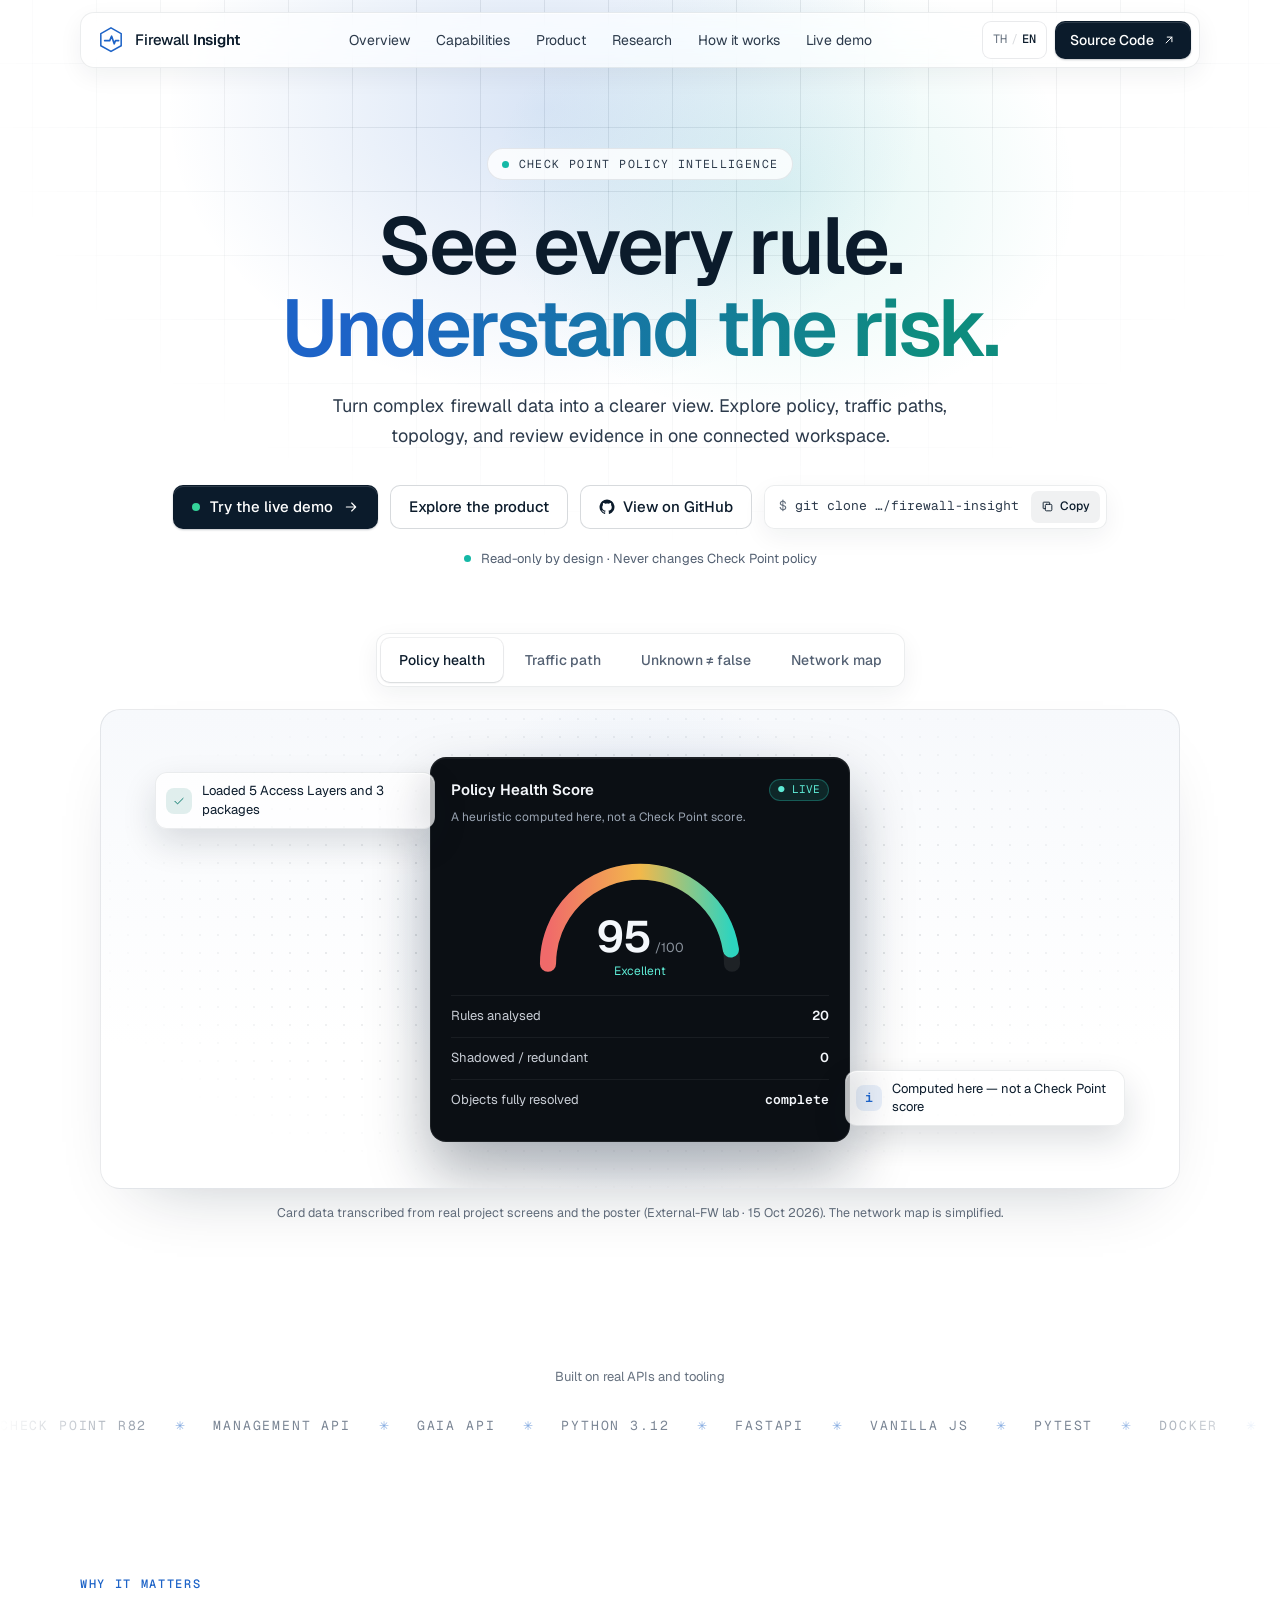
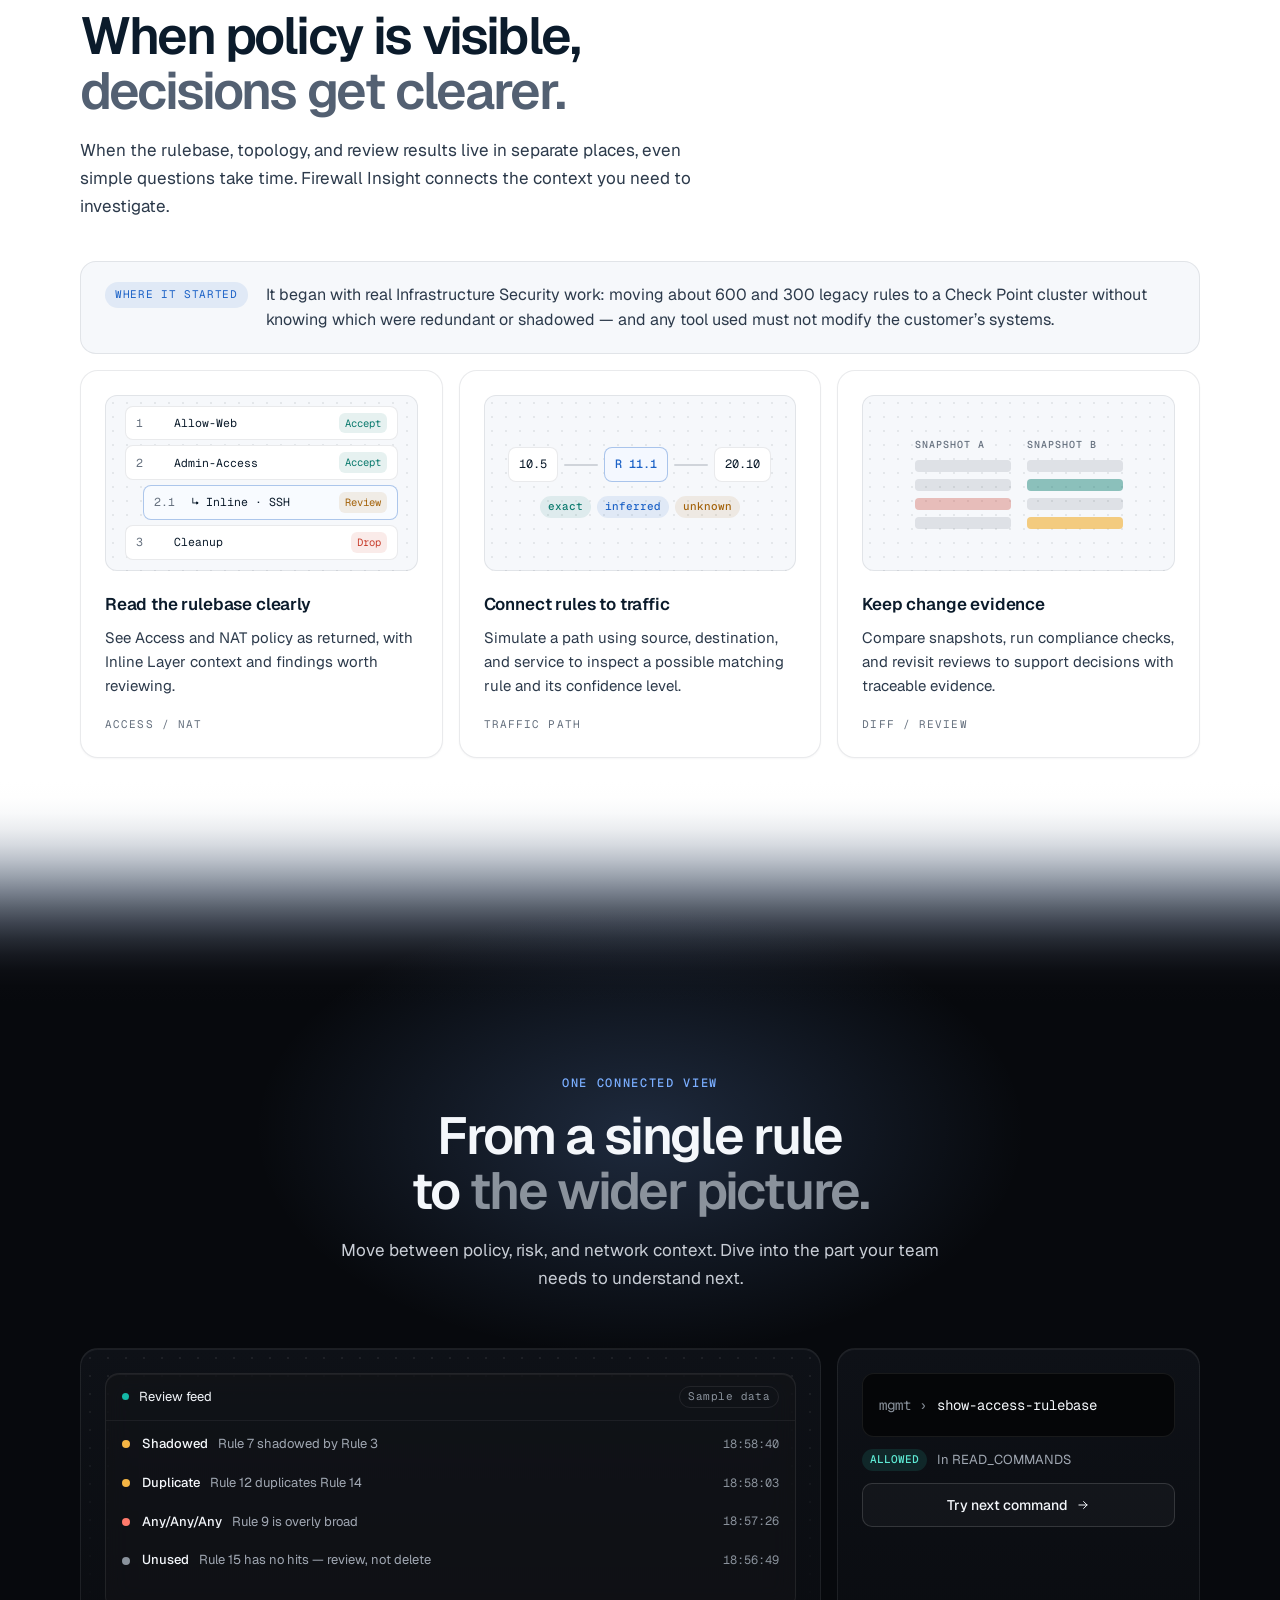
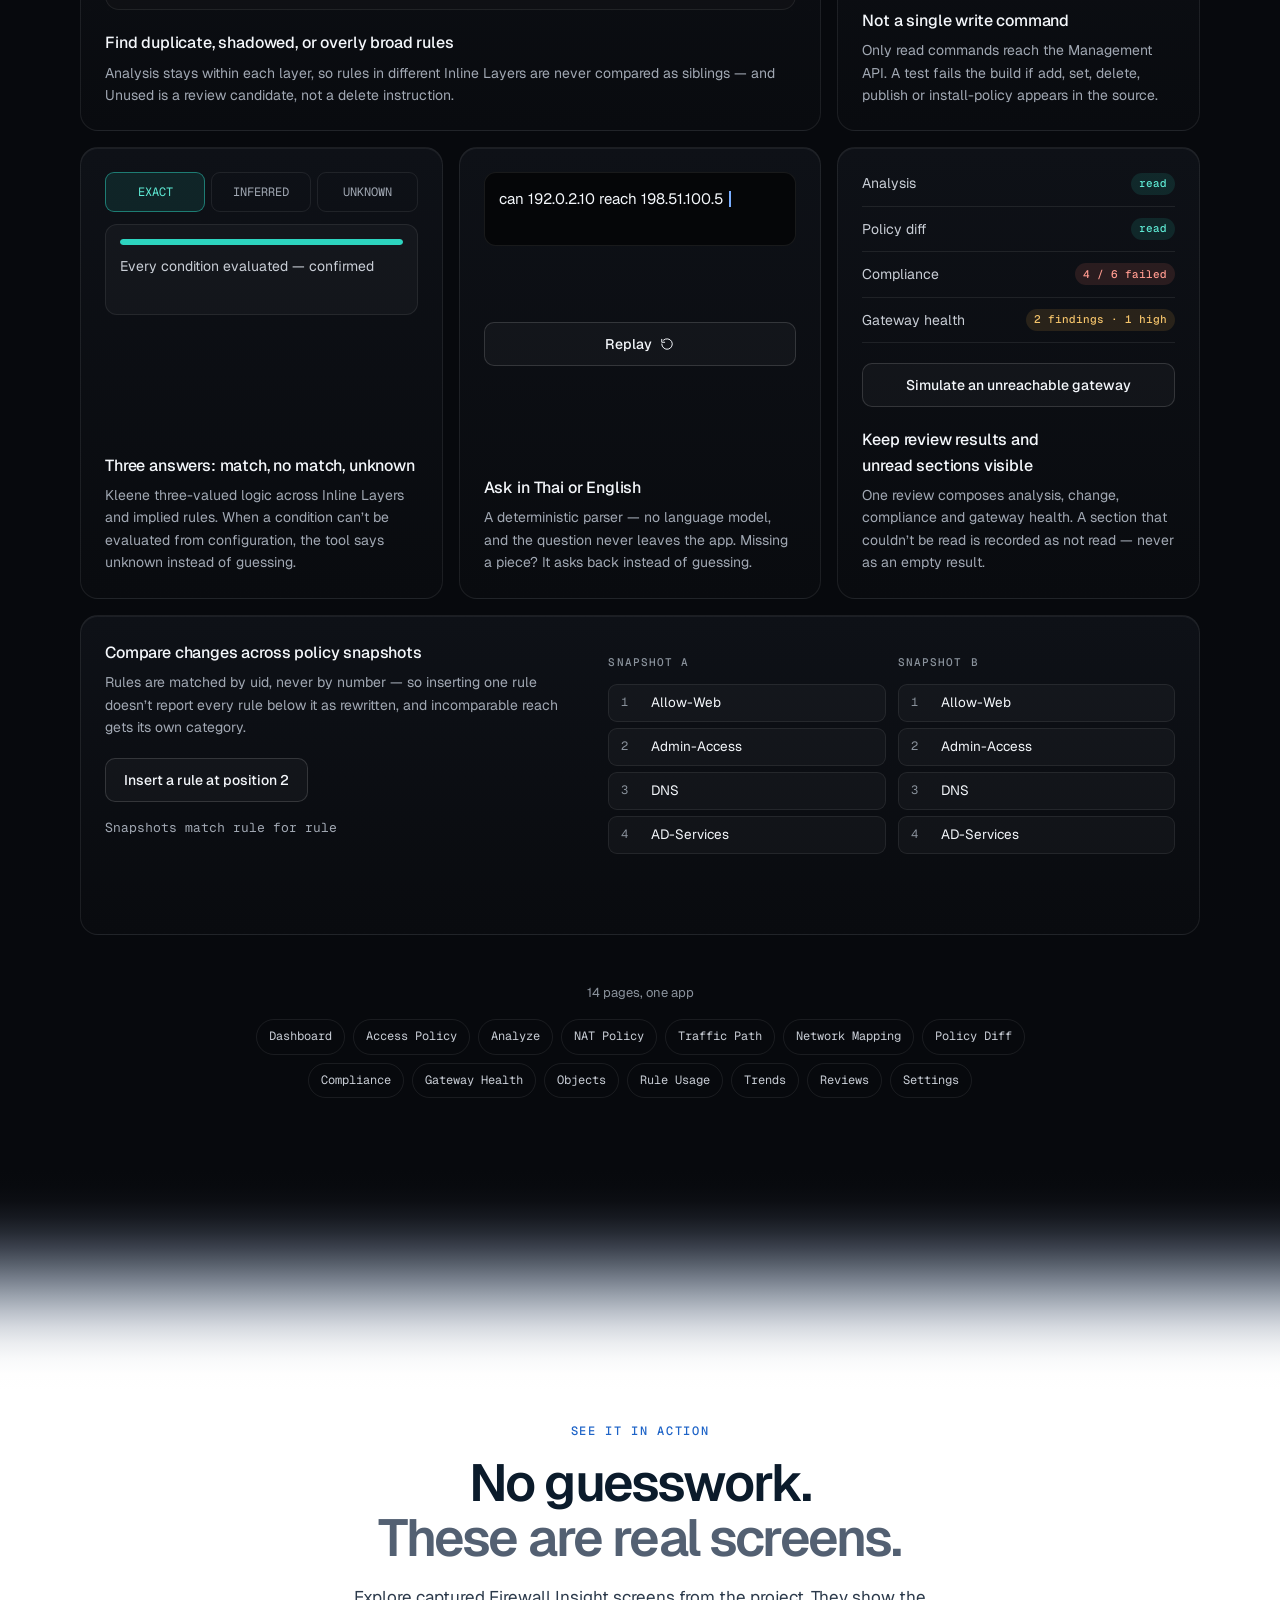
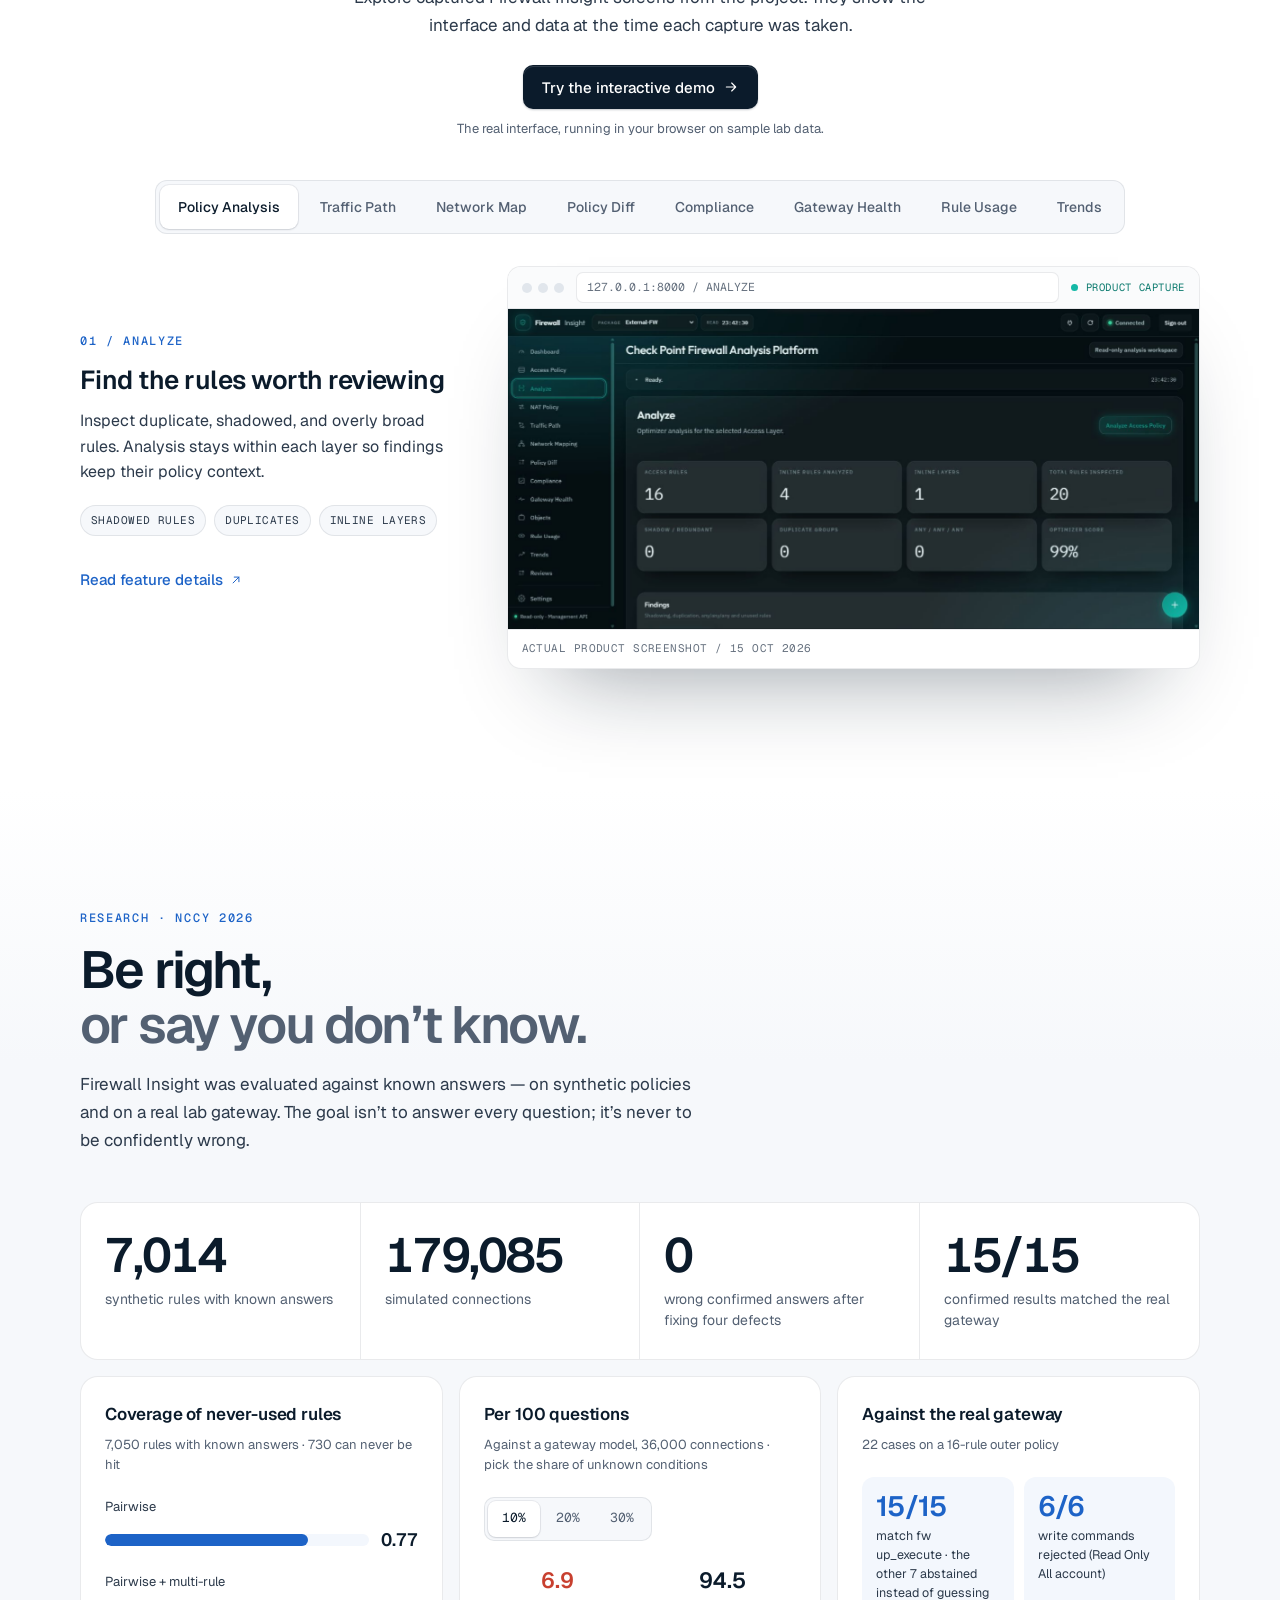
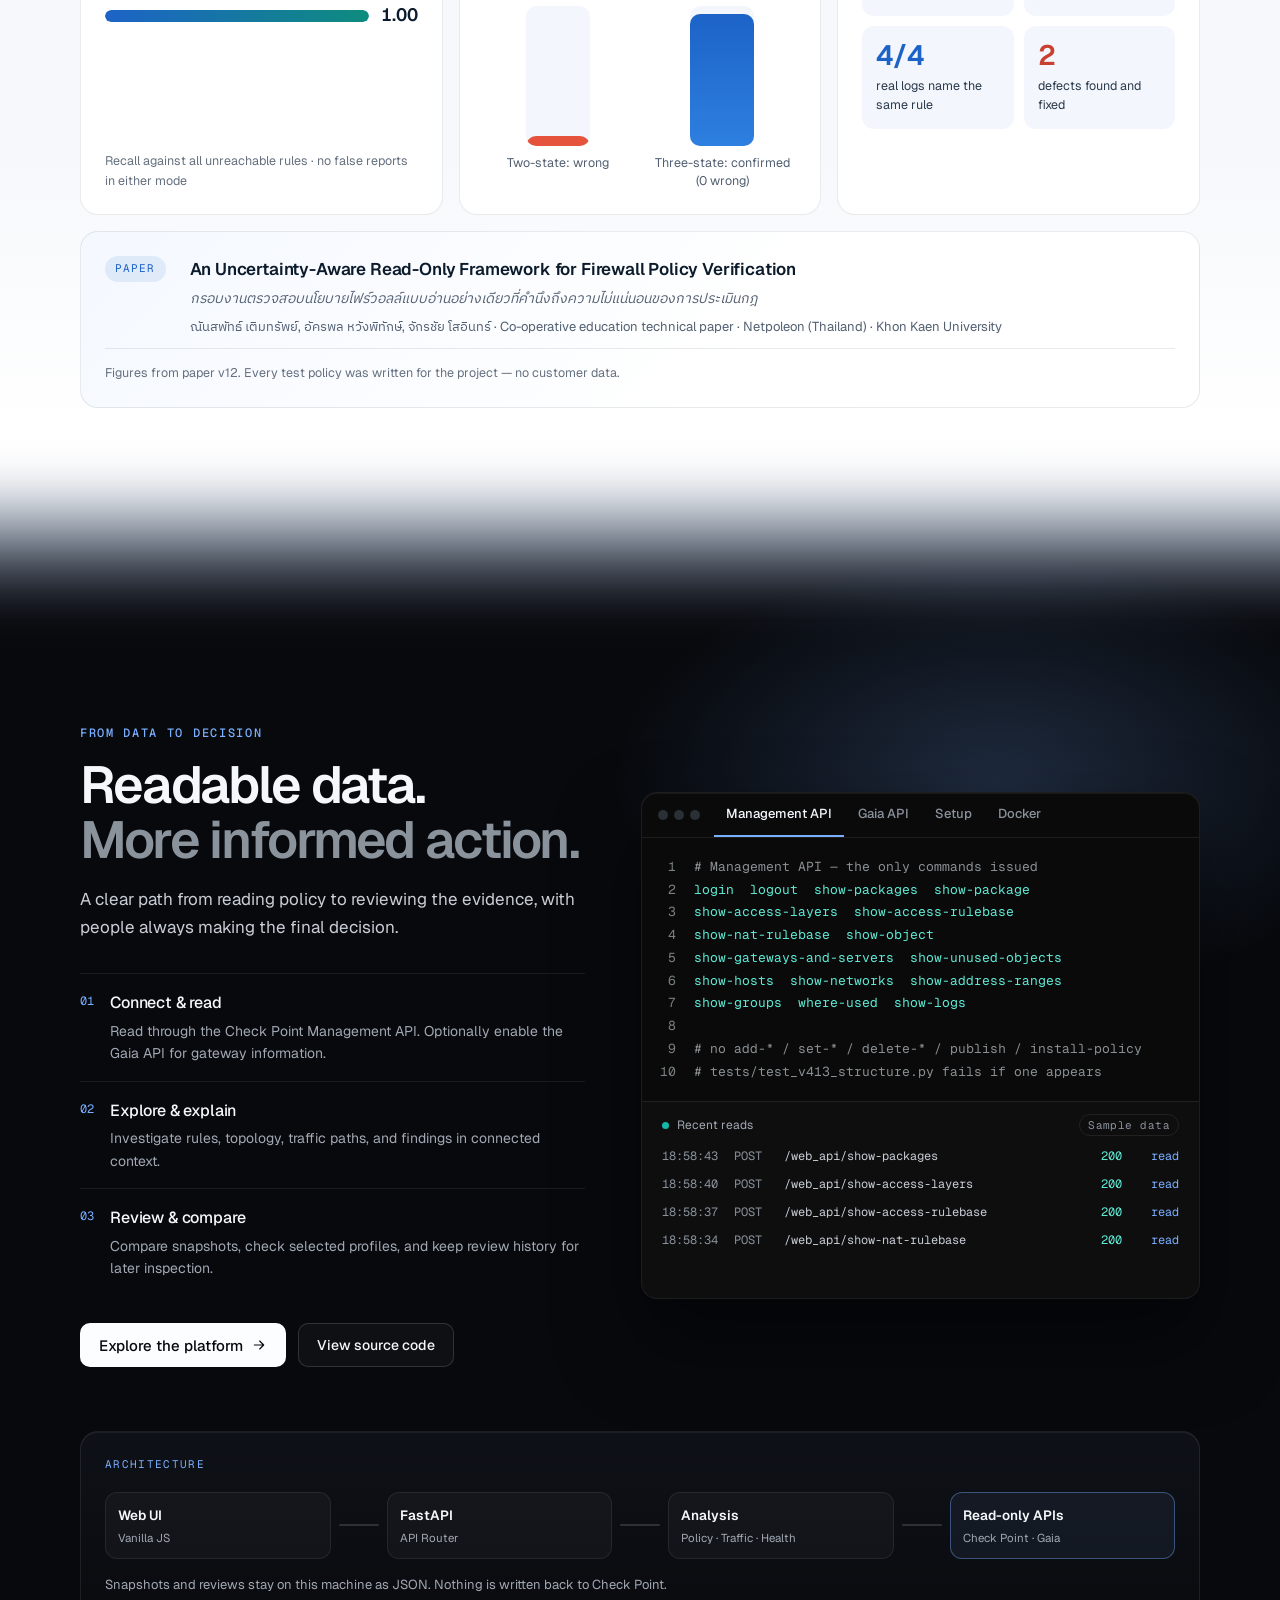
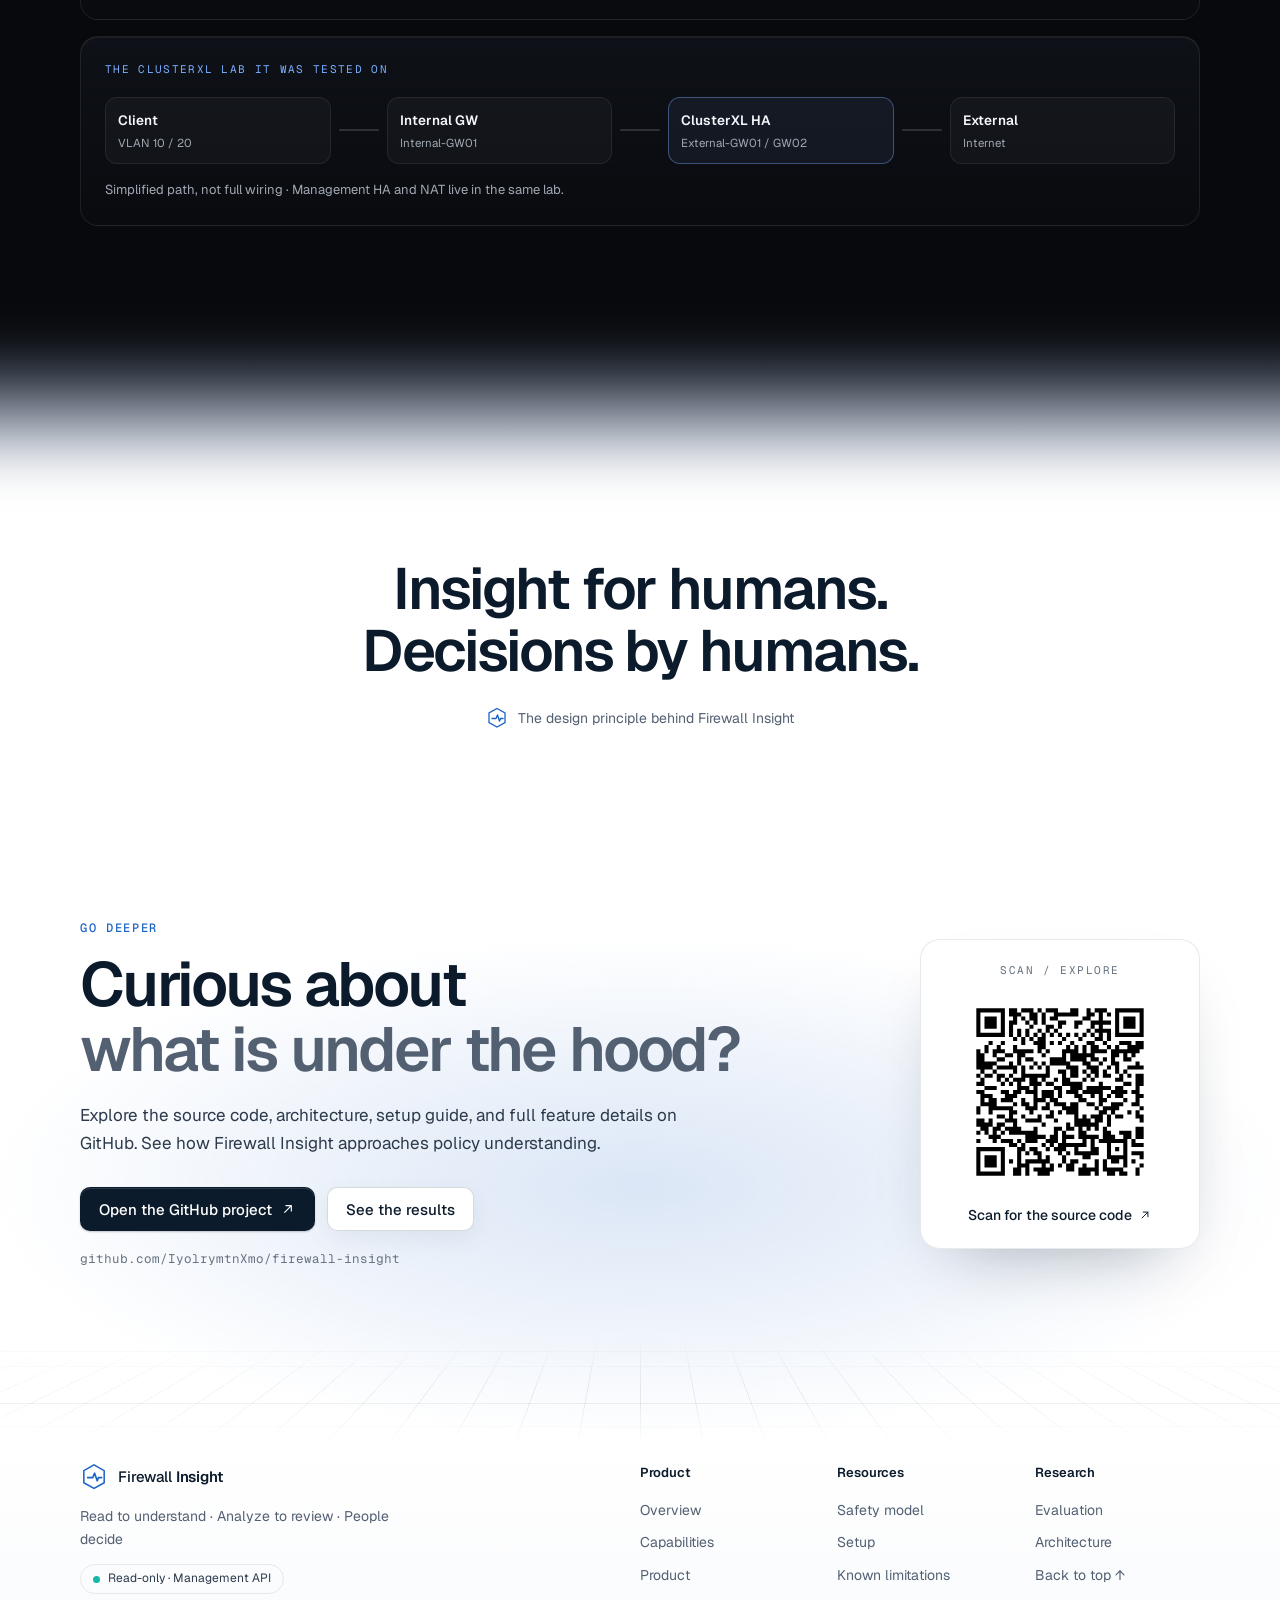
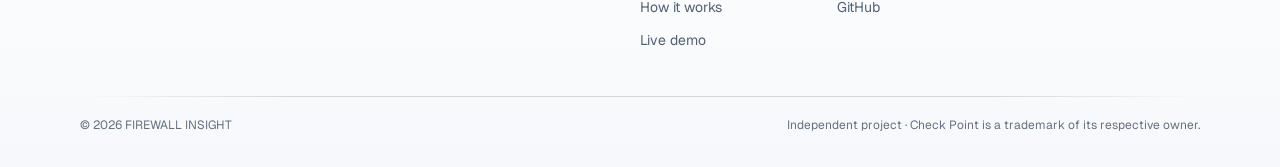
<file: website/index.html>
<!doctype html>
<html lang="en">
<head>
  <meta charset="utf-8">
  <meta name="viewport" content="width=device-width, initial-scale=1, viewport-fit=cover">
  <meta name="theme-color" content="#ffffff">
  <meta name="description" content="Firewall Insight turns Check Point policy into a clearer view of rules, traffic paths, topology, and review evidence without modifying firewall policy.">
  <meta property="og:type" content="website">
  <meta property="og:title" content="Firewall Insight — See the policy behind every decision">
  <meta property="og:description" content="Read-only Check Point policy intelligence, visualized for better decisions.">
  <meta property="og:image" content="assets/dashboard.jpg">
  <title>Firewall Insight — See the policy behind every decision</title>
  <link rel="icon" href="assets/favicon.svg" type="image/svg+xml">
  <link rel="preconnect" href="https://fonts.googleapis.com">
  <link rel="preconnect" href="https://fonts.gstatic.com" crossorigin>
  <link href="https://fonts.googleapis.com/css2?family=Geist:wght@400;500;600&family=Geist+Mono:wght@400;500&family=IBM+Plex+Sans+Thai:wght@400;500;600&display=swap" rel="stylesheet">
  <link rel="stylesheet" href="styles.css">
  <script src="content.js" defer></script>
  <script src="script.js" defer></script>
</head>
<body>
  <a class="skip-link" href="#main" data-i18n="skip">Skip to content</a>


  <header class="site-header" id="top">
    <nav class="nav-pill glass" aria-label="Main navigation">
      <a class="brand" href="#top" aria-label="Firewall Insight home">
        <span class="brand-mark" aria-hidden="true"><svg viewBox="0 0 44 44" fill="none"><path d="M22 3 38 12v19L22 40 6 31V12L22 3Z" stroke="currentColor" stroke-width="2.4"/><path d="M12 23h8l3-7 4 12 2-5h5" stroke="currentColor" stroke-width="2.6" stroke-linecap="round" stroke-linejoin="round"/></svg></span>
        <span class="brand-name">Firewall <b>Insight</b></span>
      </a>
      <div class="nav-links">
        <a href="#overview" data-i18n="navOverview">Overview</a>
        <a href="#capabilities" data-i18n="navCapabilities">Capabilities</a>
        <a href="#explore" data-i18n="navExplore">Product</a>
        <a href="#research" data-i18n="navResearch">Research</a>
        <a href="#workflow" data-i18n="navWorkflow">How it works</a>
        <a href="demo/" data-i18n="navDemo">Live demo</a>
      </div>
      <div class="nav-actions">
        <button class="language-toggle" type="button" aria-label="เปลี่ยนเป็นภาษาไทย"><span class="lang-th">TH</span><span class="lang-divider" aria-hidden="true">/</span><span class="lang-en active">EN</span></button>
        <a class="btn btn-ink btn-sm nav-cta" href="https://github.com/IyolrymtnXmo/firewall-insight" target="_blank" rel="noopener noreferrer"><span data-i18n="navSource">Source Code</span><svg class="ic" width="14" height="14" viewBox="0 0 24 24" aria-hidden="true"><path d="M7 17 17 7M9 7h8v8"/></svg></a>
        <button class="menu-toggle" type="button" aria-label="Open menu" aria-expanded="false" aria-controls="mobile-nav"><span></span><span></span></button>
      </div>
    </nav>
    <nav class="mobile-nav glass" id="mobile-nav" aria-label="Mobile navigation" hidden>
      <a href="#overview" data-i18n="navOverview">Overview</a>
      <a href="#capabilities" data-i18n="navCapabilities">Capabilities</a>
      <a href="#explore" data-i18n="navExplore">Product</a>
      <a href="#research" data-i18n="navResearch">Research</a>
      <a href="#workflow" data-i18n="navWorkflow">How it works</a>
      <a href="demo/" data-i18n="navDemo">Live demo</a>
      <a href="#source" data-i18n="navSource">Source Code</a>
    </nav>
  </header>

  <main id="main">
    <!-- Hero -->
    <section class="hero" aria-labelledby="hero-title">
      <div class="hero-grid-bg" aria-hidden="true"></div>
      <div class="hero-glow" aria-hidden="true"></div>
      <div class="wrap hero-inner">
        <p class="hero-eyebrow reveal"><span class="live-dot" aria-hidden="true"></span><span data-i18n="heroEyebrow">CHECK POINT POLICY INTELLIGENCE</span></p>
        <h1 id="hero-title" class="reveal"><span data-i18n="heroTitleOne">See every rule.</span><br><span class="accent-text" data-i18n="heroTitleTwo">Understand the risk.</span></h1>
        <p class="hero-lead reveal" data-i18n="heroDescription">Turn complex firewall data into a clearer view. Explore policy, traffic paths, topology, and review evidence in one connected workspace.</p>
        <div class="hero-actions reveal">
          <a class="btn btn-ink btn-demo" href="demo/"><span class="btn-live" aria-hidden="true"></span><span data-i18n="heroDemo">Try the live demo</span><svg class="ic" width="16" height="16" viewBox="0 0 24 24" aria-hidden="true"><path d="M5 12h14M13 6l6 6-6 6"/></svg></a>
          <a class="btn btn-ghost" href="#explore"><span data-i18n="heroExplore">Explore the product</span></a>
          <a class="btn btn-ghost" href="https://github.com/IyolrymtnXmo/firewall-insight" target="_blank" rel="noopener noreferrer"><svg viewBox="0 0 24 24" width="16" height="16" aria-hidden="true"><path fill="currentColor" d="M12 .8a11.2 11.2 0 0 0-3.54 21.83c.56.1.76-.24.76-.54v-2.1c-3.1.67-3.76-1.31-3.76-1.31-.5-1.28-1.23-1.62-1.23-1.62-1.01-.69.08-.68.08-.68 1.12.08 1.7 1.15 1.7 1.15 1 .1.77 2.08 3.27 1.47.1-.72.39-1.21.7-1.49-2.48-.28-5.09-1.24-5.09-5.53 0-1.22.44-2.21 1.15-2.99-.12-.28-.5-1.41.11-2.94 0 0 .94-.3 3.08 1.14A10.7 10.7 0 0 1 12 6.83c.95 0 1.9.13 2.79.38 2.14-1.45 3.08-1.14 3.08-1.14.61 1.53.23 2.66.11 2.94.72.78 1.15 1.77 1.15 2.99 0 4.3-2.61 5.24-5.1 5.52.4.35.74 1.02.74 2.06v2.51c0 .3.2.65.77.54A11.2 11.2 0 0 0 12 .8Z"/></svg><span data-i18n="heroGithub">View on GitHub</span></a>
          <button class="copy-chip glass" type="button" data-copy="git clone https://github.com/IyolrymtnXmo/firewall-insight.git">
            <span class="mono copy-cmd"><span class="copy-prompt" aria-hidden="true">$</span> git clone …/firewall-insight</span>
            <span class="copy-pill"><svg class="ic" width="13" height="13" viewBox="0 0 24 24" aria-hidden="true"><rect x="8" y="8" width="12" height="12" rx="2"/><path d="M16 8V5a1 1 0 0 0-1-1H5a1 1 0 0 0-1 1v10a1 1 0 0 0 1 1h3"/></svg><span class="copy-label">Copy</span></span>
          </button>
          <span class="sr-only" aria-live="polite" id="copy-status"></span>
        </div>
        <p class="hero-proof reveal"><span class="proof-dot" aria-hidden="true"></span><span data-i18n="heroProof">Read-only by design · Never changes Check Point policy</span></p>

        <!-- Tabbed component stage -->
        <div class="stage-wrap reveal">
          <div class="tab-rail glass" role="tablist" aria-label="Firewall Insight highlights" data-tabs="stage">
            <button class="tab" type="button" role="tab" id="stage-tab-1" aria-controls="stage-panel-1" aria-selected="true" data-i18n="stageTab1">Policy health</button>
            <button class="tab" type="button" role="tab" id="stage-tab-2" aria-controls="stage-panel-2" aria-selected="false" tabindex="-1" data-i18n="stageTab2">Traffic path</button>
            <button class="tab" type="button" role="tab" id="stage-tab-3" aria-controls="stage-panel-3" aria-selected="false" tabindex="-1" data-i18n="stageTab3">Unknown ≠ false</button>
            <button class="tab" type="button" role="tab" id="stage-tab-4" aria-controls="stage-panel-4" aria-selected="false" tabindex="-1" data-i18n="stageTab4">Network map</button>
          </div>

          <div class="stage">
            <div class="stage-dots" aria-hidden="true"></div>
            <div class="stage-glow" aria-hidden="true"></div>

            <!-- Panel 1: Policy health -->
            <div class="stage-panel" role="tabpanel" id="stage-panel-1" aria-labelledby="stage-tab-1" tabindex="0">
              <div class="float-chip chip-tl glass float-a"><span class="chip-ico ok" aria-hidden="true"><svg class="ic" width="14" height="14" viewBox="0 0 24 24"><path d="M5 12.5l4.5 4.5L19 7.5"/></svg></span><span>Loaded 5 Access Layers and 3 packages</span></div>
              <div class="float-chip chip-br glass float-b"><span class="chip-ico info" aria-hidden="true">i</span><span data-i18n="chipHeuristic">Computed here — not a Check Point score</span></div>
              <div class="app-card app-health">
                <div class="app-head"><span class="app-title">Policy Health Score</span><span class="app-badge live">● LIVE</span></div>
                <p class="app-sub">A heuristic computed here, not a Check Point score.</p>
                <div class="gauge" aria-hidden="true">
                  <svg viewBox="0 0 200 120"><defs><linearGradient id="gaugeGrad" x1="0" x2="1"><stop offset="0" stop-color="#F06A6A"/><stop offset=".5" stop-color="#F2B84B"/><stop offset="1" stop-color="#2DD4BF"/></linearGradient></defs><path d="M20 105a80 80 0 0 1 160 0" fill="none" stroke="rgba(255,255,255,.08)" stroke-width="14" stroke-linecap="round"/><path class="gauge-arc" d="M20 105a80 80 0 0 1 160 0" fill="none" stroke="url(#gaugeGrad)" stroke-width="14" stroke-linecap="round" pathLength="100" stroke-dasharray="95 100"/></svg>
                  <div class="gauge-value"><b>95</b><span>/100</span><small>Excellent</small></div>
                </div>
                <ul class="app-rows">
                  <li><span>Rules analysed</span><b>20</b></li>
                  <li><span>Shadowed / redundant</span><b>0</b></li>
                  <li><span>Objects fully resolved</span><b class="mono">complete</b></li>
                </ul>
              </div>
            </div>

            <!-- Panel 2: Traffic path -->
            <div class="stage-panel" role="tabpanel" id="stage-panel-2" aria-labelledby="stage-tab-2" tabindex="0" hidden>
              <div class="float-chip chip-tl glass float-a"><span class="chip-ico info" aria-hidden="true">i</span><span data-i18n="chipNoPacket">Simulated from configuration — no packet sent</span></div>
              <div class="float-chip chip-br glass float-b chip-ask"><span class="chip-label" data-i18n="chipAsk">Ask in Thai or English</span><span class="mono">ทำไม 192.0.2.10 เข้า 198.51.100.5 ด้วย rdp ไม่ได้</span></div>
              <div class="app-card app-trace">
                <div class="app-head"><span class="app-title">Trace Result</span><span class="app-badge exact">EXACT</span></div>
                <ol class="trace">
                  <li><span class="trace-k">Source</span><span class="trace-v mono">192.168.10.5</span><span class="trace-s mono">HTTPS / TCP 443</span></li>
                  <li class="trace-hit"><span class="trace-k">Matched rule</span><span class="trace-v">Rule 11.1</span><span class="trace-s mono">Allow-Web · VPN InternetLayer</span></li>
                  <li><span class="trace-k">Action</span><span class="trace-v ok">Accept</span><span class="trace-s mono">confidence: exact</span></li>
                  <li><span class="trace-k">Destination</span><span class="trace-v mono">192.168.20.10</span><span class="trace-s mono">Parent → Inline Layer → child</span></li>
                </ol>
                <div class="packet-track" aria-hidden="true"><span class="packet"></span></div>
              </div>
            </div>

            <!-- Panel 3: Unknown is not false -->
            <div class="stage-panel" role="tabpanel" id="stage-panel-3" aria-labelledby="stage-tab-3" tabindex="0" hidden>
              <div class="float-chip chip-tr glass float-a chip-warn"><span class="chip-ico warn" aria-hidden="true">!</span><span>UNVERIFIED — deliberately not guessing</span></div>
              <div class="float-chip chip-bl glass float-b"><span data-i18n="chipUnknownNote">Saying “unknown” beats being confidently wrong</span></div>
              <div class="app-card app-unknown">
                <div class="app-head"><span class="app-title">Traffic Path Summary</span><span class="app-badge warn">UNVERIFIED</span></div>
                <p class="app-sub mono">192.168.10.50 → unverified-destination.invalid · TCP/443</p>
                <ul class="steps">
                  <li><span class="step-ico ok" aria-hidden="true">✓</span><span>Source resolved</span><span class="pill pill-ok">match</span></li>
                  <li><span class="step-ico warn" aria-hidden="true">!</span><span>Rule 2 Admin-Access</span><span class="pill pill-warn">unknown</span></li>
                  <li><span class="step-ico warn" aria-hidden="true">!</span><span>Final action</span><span class="pill pill-warn">unknown</span></li>
                  <li><span class="step-ico warn" aria-hidden="true">!</span><span>NAT correlation · Rule 3</span><span class="pill pill-warn">unknown</span></li>
                  <li><span class="step-ico ok" aria-hidden="true">✓</span><span>Destination</span><span class="pill pill-ok">match</span></li>
                </ul>
              </div>
            </div>

            <!-- Panel 4: Network map -->
            <div class="stage-panel" role="tabpanel" id="stage-panel-4" aria-labelledby="stage-tab-4" tabindex="0" hidden>
              <div class="float-chip chip-tl glass float-a"><span class="mono">12 nodes · 15 links</span></div>
              <div class="float-chip chip-br glass float-b"><span data-i18n="chipMembership">Cluster membership is never inferred from addressing</span></div>
              <div class="app-card app-map">
                <div class="app-head"><span class="app-title">Network Mapping</span><span class="app-badge">GRAPH</span></div>
                <svg class="topo" viewBox="0 0 460 230" role="img" aria-label="Lab topology: client VLANs to Internal-GW01, to the External ClusterXL pair, to the Internet; Management HA pair attached">
                  <g class="topo-links">
                    <path d="M70 115 H170"/><path d="M230 115 H300"/><path class="dash" d="M330 70 V160"/><path d="M360 115 H410"/><path class="dash" d="M150 40 H230"/><path class="dim" d="M190 40 V95"/>
                  </g>
                  <circle class="topo-pulse" r="4"><animateMotion dur="3.2s" repeatCount="indefinite" path="M70 115 H170 M230 115 H300 M360 115 H410"/></circle>
                  <g class="topo-node subnet"><rect x="14" y="96" width="56" height="38" rx="8"/><text x="42" y="113">VLAN</text><text x="42" y="126" class="t2">10 · 20</text></g>
                  <g class="topo-node gw"><rect x="170" y="94" width="60" height="42" rx="9"/><text x="200" y="112">Internal</text><text x="200" y="125" class="t2">GW01</text></g>
                  <g class="topo-node cluster"><rect x="300" y="48" width="60" height="38" rx="9"/><text x="330" y="66">External</text><text x="330" y="78" class="t2">GW01</text></g>
                  <g class="topo-node cluster"><rect x="300" y="144" width="60" height="38" rx="9"/><text x="330" y="162">External</text><text x="330" y="174" class="t2">GW02</text></g>
                  <g class="topo-node cl-label"><rect x="300" y="100" width="60" height="30" rx="15"/><text x="330" y="119">ClusterXL</text></g>
                  <g class="topo-node net"><circle cx="428" cy="115" r="20"/><text x="428" y="119">WAN</text></g>
                  <g class="topo-node mgmt"><rect x="98" y="24" width="52" height="32" rx="8"/><text x="124" y="44">MGMT-01</text></g>
                  <g class="topo-node mgmt"><rect x="230" y="24" width="52" height="32" rx="8"/><text x="256" y="44">MGMT-02</text></g>
                </svg>
              </div>
            </div>
          </div>
          <p class="stage-caption" data-i18n="stageCaption">Card data transcribed from real project screens and the poster (External-FW lab · 15 Oct 2026). The network map is simplified.</p>
        </div>
      </div>
    </section>

    <!-- Built-on strip -->
    <section class="stack" aria-labelledby="stack-title">
      <p class="stack-caption" id="stack-title" data-i18n="stackCaption">Built on real APIs and tooling</p>
      <div class="marquee" aria-hidden="true">
        <div class="marquee-track mono">
          <span>CHECK POINT R82</span><i>✳</i><span>MANAGEMENT API</span><i>✳</i><span>GAIA API</span><i>✳</i><span>PYTHON 3.12</span><i>✳</i><span>FASTAPI</span><i>✳</i><span>VANILLA JS</span><i>✳</i><span>PYTEST</span><i>✳</i><span>DOCKER</span><i>✳</i><span>GITHUB ACTIONS</span><i>✳</i>
          <span>CHECK POINT R82</span><i>✳</i><span>MANAGEMENT API</span><i>✳</i><span>GAIA API</span><i>✳</i><span>PYTHON 3.12</span><i>✳</i><span>FASTAPI</span><i>✳</i><span>VANILLA JS</span><i>✳</i><span>PYTEST</span><i>✳</i><span>DOCKER</span><i>✳</i><span>GITHUB ACTIONS</span><i>✳</i>
        </div>
      </div>
      <ul class="sr-only"><li>Check Point R82</li><li>Management API</li><li>Gaia API</li><li>Python 3.12</li><li>FastAPI</li><li>Vanilla JS</li><li>pytest</li><li>Docker</li><li>GitHub Actions</li></ul>
    </section>

    <!-- Overview -->
    <section class="section overview" id="overview" aria-labelledby="overview-title">
      <div class="wrap">
        <div class="section-head reveal">
          <p class="eyebrow" data-i18n="overviewKicker">WHY IT MATTERS</p>
          <h2 id="overview-title" data-i18n="overviewTitle">When policy is visible,<br><em>decisions get clearer.</em></h2>
          <p class="section-lead" data-i18n="overviewIntro">When the rulebase, topology, and review results live in separate places, even simple questions take time. Firewall Insight connects the context you need to investigate.</p>
        </div>

        <div class="origin reveal">
          <span class="origin-label mono" data-i18n="originLabel">Where it started</span>
          <p data-i18n="overviewOrigin">It began with real Infrastructure Security work: moving about 600 and 300 legacy rules to a Check Point cluster without knowing which were redundant or shadowed — and any tool used must not modify the customer’s systems.</p>
        </div>

        <div class="overview-cards" data-carousel>
          <article class="l-card reveal">
            <div class="l-card-art" aria-hidden="true">
              <div class="mini-table">
                <div class="mt-row"><span>1</span><span>Allow-Web</span><em class="ok">Accept</em></div>
                <div class="mt-row"><span>2</span><span>Admin-Access</span><em class="ok">Accept</em></div>
                <div class="mt-row mt-inline"><span>2.1</span><span>↳ Inline · SSH</span><em class="warn">Review</em></div>
                <div class="mt-row"><span>3</span><span>Cleanup</span><em class="bad">Drop</em></div>
              </div>
            </div>
            <h3 data-i18n="overviewCard1Title">Read the rulebase clearly</h3>
            <p data-i18n="overviewCard1Body">See Access and NAT policy as returned, with Inline Layer context and findings worth reviewing.</p>
            <span class="tag mono">ACCESS / NAT</span>
          </article>
          <article class="l-card reveal">
            <div class="l-card-art" aria-hidden="true">
              <div class="mini-path">
                <span class="mp-node mono">10.5</span><span class="mp-line"><i></i></span><span class="mp-node mp-rule mono">R 11.1</span><span class="mp-line"><i></i></span><span class="mp-node mono">20.10</span>
              </div>
              <div class="mini-conf"><span class="pill pill-ok">exact</span><span class="pill pill-info">inferred</span><span class="pill pill-warn">unknown</span></div>
            </div>
            <h3 data-i18n="overviewCard2Title">Connect rules to traffic</h3>
            <p data-i18n="overviewCard2Body">Simulate a path using source, destination, and service to inspect a possible matching rule and its confidence level.</p>
            <span class="tag mono">TRAFFIC PATH</span>
          </article>
          <article class="l-card reveal">
            <div class="l-card-art" aria-hidden="true">
              <div class="mini-diff">
                <div class="md-col"><b class="mono">SNAPSHOT A</b><span></span><span></span><span class="md-gone"></span><span></span></div>
                <div class="md-col"><b class="mono">SNAPSHOT B</b><span></span><span class="md-new"></span><span></span><span class="md-scope"></span></div>
              </div>
            </div>
            <h3 data-i18n="overviewCard3Title">Keep change evidence</h3>
            <p data-i18n="overviewCard3Body">Compare snapshots, run compliance checks, and revisit reviews to support decisions with traceable evidence.</p>
            <span class="tag mono">DIFF / REVIEW</span>
          </article>
        </div>
      </div>
    </section>

    <!-- Capabilities: dark band with live bento -->
    <section class="band-dark capabilities" id="capabilities" aria-labelledby="capabilities-title">
      <div class="band-glow" aria-hidden="true"></div>
      <div class="wrap">
        <div class="section-head center reveal">
          <p class="eyebrow" data-i18n="capabilitiesKicker">ONE CONNECTED VIEW</p>
          <h2 id="capabilities-title" data-i18n="capabilitiesTitle">From a single rule<br>to <em>the wider picture.</em></h2>
          <p class="section-lead" data-i18n="capabilitiesIntro">Move between policy, risk, and network context. Dive into the part your team needs to understand next.</p>
        </div>

        <div class="bento" data-carousel>
          <!-- A: live review feed -->
          <article class="d-card span-2 reveal" data-spotlight>
            <div class="d-dots" aria-hidden="true"></div>
            <div class="feed glass-dark">
              <div class="feed-head"><span class="feed-title"><span class="live-dot" aria-hidden="true"></span>Review feed</span><span class="demo-badge mono" data-i18n="demoBadge">Sample data</span></div>
              <ul class="feed-list" role="log" aria-live="off" data-feed="findings"></ul>
            </div>
            <div class="d-card-copy">
              <h3 data-i18n="capability1">Find duplicate, shadowed, or overly broad rules</h3>
              <p data-i18n="bentoFeedBody">Analysis stays within each layer, so rules in different Inline Layers are never compared as siblings — and Unused is a review candidate, not a delete instruction.</p>
            </div>
          </article>

          <!-- B: read-only guard -->
          <article class="d-card reveal" data-spotlight>
            <div class="guard">
              <div class="guard-screen mono" aria-live="polite">
                <span class="guard-prompt" aria-hidden="true">mgmt ›</span>
                <span class="guard-cmd" id="guard-cmd">show-access-rulebase</span>
              </div>
              <div class="guard-verdict" id="guard-verdict"><span class="pill pill-ok" id="guard-badge">ALLOWED</span><span class="guard-reason" id="guard-reason">In READ_COMMANDS</span></div>
              <button class="btn btn-dark-ghost btn-block" type="button" id="guard-next"><span data-i18n="guardNext">Try next command</span><svg class="ic" width="14" height="14" viewBox="0 0 24 24" aria-hidden="true"><path d="M5 12h14M13 6l6 6-6 6"/></svg></button>
            </div>
            <div class="d-card-copy">
              <h3 data-i18n="bentoGuardTitle">Not a single write command</h3>
              <p data-i18n="bentoGuardBody">Only read commands reach the Management API. A test fails the build if add, set, delete, publish or install-policy appears in the source.</p>
            </div>
          </article>

          <!-- C: three-state -->
          <article class="d-card reveal" data-spotlight>
            <div class="states">
              <div class="state-buttons" role="group" aria-label="Confidence levels">
                <button type="button" class="state-btn" data-state="exact" aria-pressed="true">EXACT</button>
                <button type="button" class="state-btn" data-state="inferred" aria-pressed="false">INFERRED</button>
                <button type="button" class="state-btn" data-state="unknown" aria-pressed="false">UNKNOWN</button>
              </div>
              <div class="state-panel" id="state-panel" aria-live="polite">
                <span class="state-meter" aria-hidden="true"><i></i></span>
                <p id="state-text">Every condition evaluated — confirmed</p>
              </div>
            </div>
            <div class="d-card-copy">
              <h3 data-i18n="bentoStateTitle">Three answers: match, no match, unknown</h3>
              <p data-i18n="bentoStateBody">Kleene three-valued logic across Inline Layers and implied rules. When a condition can’t be evaluated from configuration, the tool says unknown instead of guessing.</p>
            </div>
          </article>

          <!-- D: ask in Thai -->
          <article class="d-card reveal" data-spotlight>
            <div class="ask">
              <div class="ask-box"><span class="ask-text" id="ask-text"></span><span class="ask-caret" aria-hidden="true"></span></div>
              <div class="ask-chips" id="ask-chips" aria-live="polite"></div>
              <button class="btn btn-dark-ghost btn-block" type="button" id="ask-replay"><span data-i18n="askReplay">Replay</span><svg class="ic" width="14" height="14" viewBox="0 0 24 24" aria-hidden="true"><path d="M3 12a9 9 0 1 0 3-6.7M3 4v5h5"/></svg></button>
            </div>
            <div class="d-card-copy">
              <h3 data-i18n="bentoAskTitle">Ask in Thai or English</h3>
              <p data-i18n="bentoAskBody">A deterministic parser — no language model, and the question never leaves the app. Missing a piece? It asks back instead of guessing.</p>
            </div>
          </article>

          <!-- E: reviews -->
          <article class="d-card reveal" data-spotlight>
            <ul class="review-list">
              <li><span>Analysis</span><span class="pill pill-ok">read</span></li>
              <li><span>Policy diff</span><span class="pill pill-ok">read</span></li>
              <li><span>Compliance</span><span class="pill pill-bad mono">4 / 6 failed</span></li>
              <li class="review-gw"><span>Gateway health</span><span class="pill pill-warn" id="gw-pill">2 findings · 1 high</span></li>
            </ul>
            <button class="btn btn-dark-ghost btn-block" type="button" id="gw-toggle" aria-pressed="false"><span id="gw-toggle-label">Simulate an unreachable gateway</span></button>
            <div class="d-card-copy">
              <h3 data-i18n="capability4">Keep review results and unread sections visible</h3>
              <p data-i18n="bentoReviewBody">One review composes analysis, change, compliance and gateway health. A section that couldn’t be read is recorded as not read — never as an empty result.</p>
            </div>
          </article>

          <!-- F: diff by uid -->
          <article class="d-card span-3 reveal" data-spotlight>
            <div class="diff-layout">
              <div class="d-card-copy">
                <h3 data-i18n="capability3">Compare changes across policy snapshots</h3>
                <p data-i18n="bentoDiffBody">Rules are matched by uid, never by number — so inserting one rule doesn’t report every rule below it as rewritten, and incomparable reach gets its own category.</p>
                <button class="btn btn-dark-ghost" type="button" id="diff-toggle" aria-pressed="false"><span id="diff-toggle-label">Insert a rule at position 2</span></button>
                <div class="diff-summary mono" id="diff-summary" aria-live="polite"></div>
              </div>
              <div class="diff-cols" aria-hidden="true">
                <div class="diff-col"><b class="mono">SNAPSHOT A</b><ol id="diff-a"></ol></div>
                <div class="diff-col"><b class="mono">SNAPSHOT B</b><ol id="diff-b"></ol></div>
              </div>
            </div>
          </article>
        </div>

        <div class="modules reveal">
          <p class="modules-label" data-i18n="modulesLabel">14 pages, one app</p>
          <ul class="module-chips mono">
            <li>Dashboard</li><li>Access Policy</li><li>Analyze</li><li>NAT Policy</li><li>Traffic Path</li><li>Network Mapping</li><li>Policy Diff</li><li>Compliance</li><li>Gateway Health</li><li>Objects</li><li>Rule Usage</li><li>Trends</li><li>Reviews</li><li>Settings</li>
          </ul>
        </div>
      </div>
    </section>

    <!-- Explore: real screens -->
    <section class="section explore" id="explore" aria-labelledby="explore-title">
      <div class="wrap">
        <div class="section-head center reveal">
          <p class="eyebrow" data-i18n="exploreKicker">SEE IT IN ACTION</p>
          <h2 id="explore-title" data-i18n="exploreTitle">No guesswork.<br><em>These are real screens.</em></h2>
          <p class="section-lead" data-i18n="exploreIntro">Explore captured Firewall Insight screens from the project. They show the interface and data at the time each capture was taken.</p>
          <div class="section-cta">
            <a class="btn btn-ink" href="demo/"><span data-i18n="exploreDemo">Try the interactive demo</span><svg class="ic" width="16" height="16" viewBox="0 0 24 24" aria-hidden="true"><path d="M5 12h14M13 6l6 6-6 6"/></svg></a>
            <p class="section-cta-note" data-i18n="exploreDemoNote">The real interface, running in your browser on sample lab data.</p>
          </div>
        </div>
        <div class="explorer reveal">
          <div class="explorer-rail" role="tablist" aria-label="Product features" data-tabs="explorer">
            <button class="tab" type="button" role="tab" id="tab-analysis" aria-controls="feature-panel" aria-selected="true" data-feature="analysis" data-i18n="tabAnalysis">Policy Analysis</button>
            <button class="tab" type="button" role="tab" id="tab-path" aria-controls="feature-panel" aria-selected="false" tabindex="-1" data-feature="path" data-i18n="tabPath">Traffic Path</button>
            <button class="tab" type="button" role="tab" id="tab-map" aria-controls="feature-panel" aria-selected="false" tabindex="-1" data-feature="map" data-i18n="tabMap">Network Map</button>
            <button class="tab" type="button" role="tab" id="tab-diff" aria-controls="feature-panel" aria-selected="false" tabindex="-1" data-feature="diff" data-i18n="tabDiff">Policy Diff</button>
            <button class="tab" type="button" role="tab" id="tab-compliance" aria-controls="feature-panel" aria-selected="false" tabindex="-1" data-feature="compliance" data-i18n="tabCompliance">Compliance</button>
            <button class="tab" type="button" role="tab" id="tab-health" aria-controls="feature-panel" aria-selected="false" tabindex="-1" data-feature="health" data-i18n="tabHealth">Gateway Health</button>
            <button class="tab" type="button" role="tab" id="tab-usage" aria-controls="feature-panel" aria-selected="false" tabindex="-1" data-feature="usage" data-i18n="tabUsage">Rule Usage</button>
            <button class="tab" type="button" role="tab" id="tab-trends" aria-controls="feature-panel" aria-selected="false" tabindex="-1" data-feature="trends" data-i18n="tabTrends">Trends</button>
          </div>
          <div class="explorer-body" role="tabpanel" id="feature-panel" aria-labelledby="tab-analysis">
            <div class="feature-copy">
              <p class="eyebrow" id="feature-overline">01 / ANALYZE</p>
              <h3 id="feature-title">Find the rules worth reviewing</h3>
              <p id="feature-description">Inspect duplicate, shadowed, and overly broad rules. Analysis stays within each layer so findings keep their policy context.</p>
              <div class="feature-facts mono" id="feature-facts"><span>SHADOWED RULES</span><span>DUPLICATES</span><span>INLINE LAYERS</span></div>
              <a class="text-link" href="https://github.com/IyolrymtnXmo/firewall-insight#features" target="_blank" rel="noopener noreferrer"><span data-i18n="featureMore">Read feature details</span><svg class="ic" width="14" height="14" viewBox="0 0 24 24" aria-hidden="true"><path d="M7 17 17 7M9 7h8v8"/></svg></a>
            </div>
            <figure class="browser">
              <div class="browser-bar"><span class="browser-dots" aria-hidden="true"><i></i><i></i><i></i></span><span class="browser-url mono">127.0.0.1:8000 / <span id="image-path">ANALYZE</span></span><span class="browser-live mono"><span class="live-dot" aria-hidden="true"></span><span data-i18n="captureLabel">PRODUCT CAPTURE</span></span></div>
              <div class="browser-shot"><img id="feature-image" src="assets/analyze.jpg" data-fallback="assets/product-fallback.svg" alt="Firewall Insight policy analysis screenshot" width="1536" height="711" loading="lazy"><button class="shot-zoom" type="button" aria-label="Expand screenshot"><span class="zoom-pill"><svg class="ic" width="14" height="14" viewBox="0 0 24 24" aria-hidden="true"><path d="M15 3h6v6M9 21H3v-6M21 3l-7 7M3 21l7-7"/></svg><span data-i18n="zoomHint">Tap to zoom</span></span></button></div>
              <figcaption class="mono" id="image-caption">ACTUAL PRODUCT SCREENSHOT / 15 OCT 2026</figcaption>
            </figure>
          </div>
        </div>
      </div>
    </section>

    <!-- Research -->
    <section class="section research" id="research" aria-labelledby="research-title">
      <div class="wrap">
        <div class="section-head reveal">
          <p class="eyebrow" data-i18n="researchKicker">RESEARCH · NCCY 2026</p>
          <h2 id="research-title" data-i18n="researchTitle">Be right,<br><em>or say you don’t know.</em></h2>
          <p class="section-lead" data-i18n="researchIntro">Firewall Insight was evaluated against known answers — on synthetic policies and on a real lab gateway. The goal isn’t to answer every question; it’s never to be confidently wrong.</p>
        </div>

        <div class="stats reveal">
          <div class="stat"><b class="stat-num" data-count="7050">7,050</b><span data-i18n="stat1">synthetic rules with known answers</span></div>
          <div class="stat"><b class="stat-num" data-count="180000">180,000</b><span data-i18n="stat2">simulated connections</span></div>
          <div class="stat"><b class="stat-num">0</b><span data-i18n="stat3">wrong confirmed answers after fixing four defects</span></div>
          <div class="stat"><b class="stat-num">15/15</b><span data-i18n="stat4">confirmed results matched the real gateway</span></div>
        </div>

        <div class="charts" data-carousel>
          <article class="chart-card reveal">
            <h3 data-i18n="chart1Title">Coverage of never-used rules</h3>
            <p class="chart-sub" data-i18n="chart1Sub">7,050 rules with known answers · 730 can never be hit</p>
            <div class="hbars">
              <div class="hbar"><span class="hbar-label" data-i18n="chart1Pair">Pairwise</span><span class="hbar-track"><i style="--v:.77"></i></span><b>0.77</b></div>
              <div class="hbar hbar-strong"><span class="hbar-label" data-i18n="chart1Multi">Pairwise + multi-rule</span><span class="hbar-track"><i style="--v:1"></i></span><b>1.00</b></div>
            </div>
            <p class="chart-note" data-i18n="chart1Note">Recall against all unreachable rules · no false reports in either mode</p>
          </article>

          <article class="chart-card reveal">
            <h3 data-i18n="chart2Title">Per 100 questions</h3>
            <p class="chart-sub" data-i18n="chart2Sub">Against a gateway model, 36,000 connections · pick the share of unknown conditions</p>
            <div class="seg" role="group" aria-label="Unknown condition share">
              <button type="button" class="seg-btn" data-unknown="10" aria-pressed="true">10%</button>
              <button type="button" class="seg-btn" data-unknown="20" aria-pressed="false">20%</button>
              <button type="button" class="seg-btn" data-unknown="30" aria-pressed="false">30%</button>
            </div>
            <div class="vbars" aria-live="polite">
              <div class="vbar vbar-bad"><b id="vbar-wrong">6.9</b><span class="vbar-col"><i id="vbar-wrong-fill" style="--v:.069"></i></span><span class="vbar-label" data-i18n="chart2Two">Two-state: wrong</span></div>
              <div class="vbar vbar-good"><b id="vbar-conf">94.5</b><span class="vbar-col"><i id="vbar-conf-fill" style="--v:.945"></i></span><span class="vbar-label" data-i18n="chart2Three">Three-state: confirmed (0 wrong)</span></div>
            </div>
          </article>

          <article class="chart-card reveal">
            <h3 data-i18n="chart3Title">Against the real gateway</h3>
            <p class="chart-sub" data-i18n="chart3Sub">22 cases on a 16-rule outer policy</p>
            <div class="tiles">
              <div class="tile"><b>15/15</b><span data-i18n="tile1">match fw up_execute · the other 7 abstained instead of guessing</span></div>
              <div class="tile"><b>6/6</b><span data-i18n="tile2">write commands rejected (Read Only All account)</span></div>
              <div class="tile"><b>4/4</b><span data-i18n="tile3">real logs name the same rule</span></div>
              <div class="tile tile-warn"><b>2</b><span data-i18n="tile4">defects found and fixed</span></div>
            </div>
          </article>
        </div>

        <article class="paper reveal">
          <span class="paper-label mono">PAPER</span>
          <div class="paper-body">
            <h3 data-i18n="paperTitle">An Uncertainty-Aware Read-Only Framework for Firewall Policy Verification</h3>
            <p class="paper-en" data-i18n="paperSub">กรอบงานตรวจสอบนโยบายไฟร์วอลล์แบบอ่านอย่างเดียวที่คำนึงถึงความไม่แน่นอนของการประเมินกฎ</p>
            <p class="paper-meta"><span lang="th">ณันสพัทธ์ เติมทรัพย์, อัครพล หวังพิทักษ์, จักรชัย โสอินทร์</span> · <span data-i18n="paperVenue">Co-operative education technical paper · Netpoleon (Thailand) · Khon Kaen University</span></p>
          </div>
          <p class="paper-note" data-i18n="researchNote">Figures from paper v12. Every test policy was written for the project — no customer data.</p>
        </article>
      </div>
    </section>

    <!-- Workflow: dark band with code window -->
    <section class="band-dark workflow" id="workflow" aria-labelledby="workflow-title">
      <div class="band-glow band-glow-right" aria-hidden="true"></div>
      <div class="wrap">
        <div class="workflow-grid">
          <div class="workflow-copy reveal">
            <p class="eyebrow" data-i18n="workflowKicker">FROM DATA TO DECISION</p>
            <h2 id="workflow-title" data-i18n="workflowTitle">Readable data.<br><em>More informed action.</em></h2>
            <p class="section-lead" data-i18n="workflowIntro">A clear path from reading policy to reviewing the evidence, with people always making the final decision.</p>
            <ol class="steps-list">
              <li><span class="step-n mono">01</span><div><h3 data-i18n="workflow1Title">Connect &amp; read</h3><p data-i18n="workflow1Body">Read through the Check Point Management API. Optionally enable the Gaia API for gateway information.</p></div></li>
              <li><span class="step-n mono">02</span><div><h3 data-i18n="workflow2Title">Explore &amp; explain</h3><p data-i18n="workflow2Body">Investigate rules, topology, traffic paths, and findings in connected context.</p></div></li>
              <li><span class="step-n mono">03</span><div><h3 data-i18n="workflow3Title">Review &amp; compare</h3><p data-i18n="workflow3Body">Compare snapshots, check selected profiles, and keep review history for later inspection.</p></div></li>
            </ol>
            <div class="workflow-buttons">
              <a class="btn btn-light" href="demo/"><span data-i18n="workflowExplore">Explore the platform</span><svg class="ic" width="16" height="16" viewBox="0 0 24 24" aria-hidden="true"><path d="M5 12h14M13 6l6 6-6 6"/></svg></a>
              <a class="btn btn-dark-ghost" href="https://github.com/IyolrymtnXmo/firewall-insight" target="_blank" rel="noopener noreferrer"><span data-i18n="workflowSource">View source code</span></a>
            </div>
          </div>

          <div class="code-window reveal">
            <div class="code-bar">
              <span class="browser-dots" aria-hidden="true"><i></i><i></i><i></i></span>
              <div class="code-tabs" role="tablist" aria-label="Code samples" data-tabs="code">
                <button class="code-tab" type="button" role="tab" id="code-tab-mgmt" aria-controls="code-panel" aria-selected="true" data-code="mgmt">Management API</button>
                <button class="code-tab" type="button" role="tab" id="code-tab-gaia" aria-controls="code-panel" aria-selected="false" tabindex="-1" data-code="gaia">Gaia API</button>
                <button class="code-tab" type="button" role="tab" id="code-tab-setup" aria-controls="code-panel" aria-selected="false" tabindex="-1" data-code="setup">Setup</button>
                <button class="code-tab" type="button" role="tab" id="code-tab-docker" aria-controls="code-panel" aria-selected="false" tabindex="-1" data-code="docker">Docker</button>
              </div>
            </div>
            <div class="code-body mono" role="tabpanel" id="code-panel" aria-labelledby="code-tab-mgmt" tabindex="0"><ol id="code-lines"></ol></div>
            <div class="code-log">
              <div class="code-log-head"><span><span class="live-dot" aria-hidden="true"></span><span data-i18n="logTitle">Recent reads</span></span><span class="demo-badge mono" data-i18n="demoBadge">Sample data</span></div>
              <ul class="code-log-list mono" role="log" aria-live="off" data-feed="reads"></ul>
            </div>
          </div>
        </div>

        <div class="flows">
          <div class="flow reveal">
            <p class="flow-label mono" data-i18n="archLabel">Architecture</p>
            <div class="flow-row">
              <div class="flow-node"><b>Web UI</b><span>Vanilla JS</span></div>
              <span class="flow-arrow" aria-hidden="true"><i></i></span>
              <div class="flow-node"><b>FastAPI</b><span>API Router</span></div>
              <span class="flow-arrow" aria-hidden="true"><i></i></span>
              <div class="flow-node"><b>Analysis</b><span>Policy · Traffic · Health</span></div>
              <span class="flow-arrow" aria-hidden="true"><i></i></span>
              <div class="flow-node flow-node-accent"><b>Read-only APIs</b><span>Check Point · Gaia</span></div>
            </div>
            <p class="flow-note" data-i18n="archNote">Snapshots and reviews stay on this machine as JSON. Nothing is written back to Check Point.</p>
          </div>
          <div class="flow reveal">
            <p class="flow-label mono" data-i18n="labLabel">The ClusterXL lab it was tested on</p>
            <div class="flow-row">
              <div class="flow-node"><b>Client</b><span>VLAN 10 / 20</span></div>
              <span class="flow-arrow" aria-hidden="true"><i></i></span>
              <div class="flow-node"><b>Internal GW</b><span>Internal-GW01</span></div>
              <span class="flow-arrow" aria-hidden="true"><i></i></span>
              <div class="flow-node flow-node-accent"><b>ClusterXL HA</b><span>External-GW01 / GW02</span></div>
              <span class="flow-arrow" aria-hidden="true"><i></i></span>
              <div class="flow-node"><b>External</b><span>Internet</span></div>
            </div>
            <p class="flow-note" data-i18n="labNote">Simplified path, not full wiring · Management HA and NAT live in the same lab.</p>
          </div>
        </div>
      </div>
    </section>

    <!-- Principle quote -->
    <section class="quote" aria-label="Design principle">
      <figure class="wrap reveal">
        <blockquote data-i18n="workflowNote">Insight for humans.<br>Decisions by humans.</blockquote>
        <figcaption><span class="brand-mark small" aria-hidden="true"><svg viewBox="0 0 44 44" fill="none"><path d="M22 3 38 12v19L22 40 6 31V12L22 3Z" stroke="currentColor" stroke-width="2.6"/><path d="M12 23h8l3-7 4 12 2-5h5" stroke="currentColor" stroke-width="2.8" stroke-linecap="round" stroke-linejoin="round"/></svg></span><span data-i18n="quoteCaption">The design principle behind Firewall Insight</span></figcaption>
      </figure>
    </section>

    <!-- Source CTA -->
    <section class="cta" id="source" aria-labelledby="source-title">
      <div class="cta-floor" aria-hidden="true"></div>
      <div class="cta-glow" aria-hidden="true"></div>
      <div class="wrap cta-grid">
        <div class="cta-copy reveal">
          <p class="eyebrow" data-i18n="sourceKicker">GO DEEPER</p>
          <h2 id="source-title" data-i18n="sourceTitle">Curious about<br><em>what is under the hood?</em></h2>
          <p class="section-lead" data-i18n="sourceDescription">Explore the source code, architecture, setup guide, and full feature details on GitHub. See how Firewall Insight approaches policy understanding.</p>
          <div class="cta-actions">
            <a class="btn btn-ink" href="https://github.com/IyolrymtnXmo/firewall-insight" target="_blank" rel="noopener noreferrer"><span data-i18n="sourceButton">Open the GitHub project</span><svg class="ic" width="16" height="16" viewBox="0 0 24 24" aria-hidden="true"><path d="M7 17 17 7M9 7h8v8"/></svg></a>
            <a class="btn btn-ghost glass" href="#research"><span data-i18n="ctaResearch">See the results</span></a>
            <button class="btn btn-ghost share-btn" type="button" id="share-btn"><svg class="ic" width="16" height="16" viewBox="0 0 24 24" aria-hidden="true"><path d="M12 3v12M7 8l5-5 5 5M5 13v6a2 2 0 0 0 2 2h10a2 2 0 0 0 2-2v-6"/></svg><span id="share-label" data-i18n="shareBtn">Share</span></button>
          </div>
          <p class="source-url mono">github.com/IyolrymtnXmo/firewall-insight</p>
        </div>
        <a class="qr-card reveal" href="https://github.com/IyolrymtnXmo/firewall-insight" target="_blank" rel="noopener noreferrer" aria-label="Scan QR code or open the Firewall Insight GitHub repository">
          <span class="qr-label mono">SCAN / EXPLORE</span>
          <img src="assets/github-qr.svg" data-fallback="assets/qr-fallback.svg" alt="QR code linking to Firewall Insight source code on GitHub" width="220" height="220" loading="lazy">
          <span class="qr-bottom"><span data-i18n="qrCaption">Scan for the source code</span><svg class="ic" width="14" height="14" viewBox="0 0 24 24" aria-hidden="true"><path d="M7 17 17 7M9 7h8v8"/></svg></span>
        </a>
      </div>
    </section>
  </main>

  <footer class="site-footer">
    <div class="wrap footer-grid">
      <div class="footer-brand">
        <a class="brand" href="#top" aria-label="Firewall Insight home"><span class="brand-mark" aria-hidden="true"><svg viewBox="0 0 44 44" fill="none"><path d="M22 3 38 12v19L22 40 6 31V12L22 3Z" stroke="currentColor" stroke-width="2.4"/><path d="M12 23h8l3-7 4 12 2-5h5" stroke="currentColor" stroke-width="2.6" stroke-linecap="round" stroke-linejoin="round"/></svg></span><span class="brand-name">Firewall <b>Insight</b></span></a>
        <p data-i18n="footerNote">Read to understand · Analyze to review · People decide</p>
        <span class="status-pill"><span class="proof-dot" aria-hidden="true"></span>Read-only · Management API</span>
      </div>
      <div class="footer-cols">
        <div><p class="footer-h" data-i18n="footProduct">Product</p><a href="#overview" data-i18n="navOverview">Overview</a><a href="#capabilities" data-i18n="navCapabilities">Capabilities</a><a href="#explore" data-i18n="navExplore">Product</a><a href="#workflow" data-i18n="navWorkflow">How it works</a><a href="demo/" data-i18n="navDemo">Live demo</a></div>
        <div><p class="footer-h" data-i18n="footResources">Resources</p><a href="https://github.com/IyolrymtnXmo/firewall-insight#safety-model" target="_blank" rel="noopener noreferrer" data-i18n="footSafety">Safety model</a><a href="https://github.com/IyolrymtnXmo/firewall-insight#setup" target="_blank" rel="noopener noreferrer" data-i18n="footSetup">Setup</a><a href="https://github.com/IyolrymtnXmo/firewall-insight#known-limitations" target="_blank" rel="noopener noreferrer" data-i18n="footLimits">Known limitations</a><a href="https://github.com/IyolrymtnXmo/firewall-insight" target="_blank" rel="noopener noreferrer">GitHub</a></div>
        <div><p class="footer-h" data-i18n="footResearch">Research</p><a href="#research" data-i18n="footPaper">Evaluation</a><a href="#workflow" data-i18n="archLabel">Architecture</a><a href="#top" data-i18n="backTop">Back to top ↑</a></div>
      </div>
    </div>
    <div class="wrap copyright"><span>© 2026 FIREWALL INSIGHT</span><span data-i18n="copyrightNote">Independent project · Check Point is a trademark of its respective owner.</span></div>
  </footer>

  <a class="to-top glass" href="#top" aria-label="Back to top">
    <svg class="ring" viewBox="0 0 48 48" aria-hidden="true"><circle class="ring-track" cx="24" cy="24" r="22"/><circle class="ring-fill" cx="24" cy="24" r="22" pathLength="100"/></svg>
    <svg class="ic" width="18" height="18" viewBox="0 0 24 24" aria-hidden="true"><path d="M12 19V5M6 11l6-6 6 6"/></svg>
  </a>

  <dialog class="lightbox" id="lightbox" aria-labelledby="lightbox-title">
    <div class="lightbox-bar"><span class="mono" id="lightbox-title">ANALYZE</span><button class="lightbox-close" type="button" aria-label="Close"><svg class="ic" width="18" height="18" viewBox="0 0 24 24" aria-hidden="true"><path d="M6 6l12 12M18 6 6 18"/></svg></button></div>
    <div class="lightbox-scroll"><img id="lightbox-img" src="assets/analyze.jpg" alt="" width="1536" height="711"></div>
    <p class="lightbox-hint" data-i18n="lightboxHint">Swipe sideways to see the whole screen</p>
  </dialog>
</body>
</html>
</file>
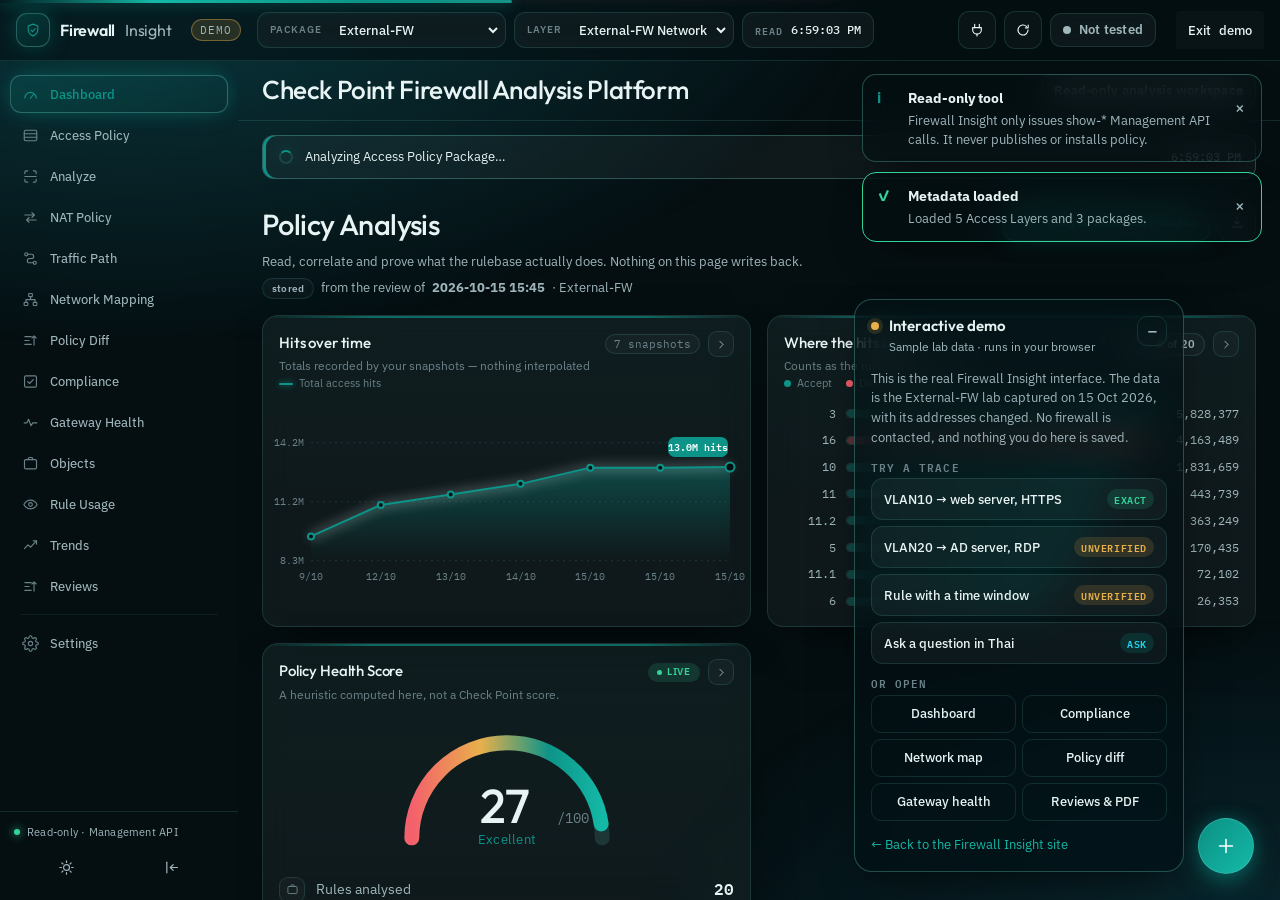
<file: website/demo/index.html>
<!doctype html>
<html lang="en">

<head>
  <meta charset="utf-8">
  <meta name="viewport" content="width=device-width,initial-scale=1">
  <title>Firewall Insight — Interactive demo</title>
  <meta name="description" content="Try the Firewall Insight interface in your browser: the External-FW lab policy with changed addresses, analysed by the project's own engine. No firewall is contacted.">
  <meta name="robots" content="noindex">
  <meta name="theme-color" content="#050f12">
  <link rel="icon"
    href="data:image/svg+xml,%3Csvg xmlns='http://www.w3.org/2000/svg' viewBox='0 0 24 24' fill='none' stroke='%232dd4bf' stroke-width='2' stroke-linecap='round' stroke-linejoin='round'%3E%3Cpath d='M12 3.2l7.2 2.7v5.5c0 4.3-3 7.8-7.2 9.4-4.2-1.6-7.2-5.1-7.2-9.4V5.9z'/%3E%3Cpath d='M9 12.2l2.2 2.2L15.4 10'/%3E%3C/svg%3E">
  <link rel="preconnect" href="https://fonts.googleapis.com">
  <link rel="preconnect" href="https://fonts.gstatic.com" crossorigin>
  <link
    href="https://fonts.googleapis.com/css2?family=Outfit:wght@300;400;500;600&family=IBM+Plex+Sans:wght@400;450;500;600&family=IBM+Plex+Sans+Thai:wght@400;500;600&family=IBM+Plex+Mono:wght@400;500;600&display=swap"
    rel="stylesheet">
  <link rel="stylesheet" href="app.css">
  <link rel="stylesheet" href="demo.css">
</head>

<body>
  <div id="signin" class="signin-veil" hidden>
    <div class="signin-card">
      <div class="brand" style="margin-bottom:6px"><svg class="ico" viewBox="0 0 24 24" aria-hidden="true">
          <use href="#ic-shield" />
        </svg>Firewall <span>Insight</span></div>
      <h3 id="signinTitle">Sign in</h3>
      <p class="muted" id="signinNote">Use the Check Point Management API credentials you already
        have. They are checked against the Management Server and then discarded — this application
        stores no password of its own.</p>
      <div class="form-stack">
        <label for="authUser">Username</label>
        <input id="authUser" type="text" autocomplete="username" autofocus>
        <label for="authPass">Password</label>
        <input id="authPass" type="password" autocomplete="current-password"
          onkeydown="if(event.key==='Enter')signIn()">
      </div>
      <label class="signin-opt"><input id="authRemember" type="checkbox" checked>
        <span>Keep me signed in on this machine for 30 days</span></label>
      <label class="signin-opt" id="authUseForReadsWrap"><input id="authUseForReads" type="checkbox">
        <span>Use these for the application's own reads, so they are not asked
          for twice</span></label>
      <div class="controls" style="margin-top:14px">
        <button class="primary" onclick="signIn()">Sign in</button>
      </div>
      <div id="authResult"></div>
      <p class="hint" style="margin-top:14px">Check the address bar before typing. A page that asks
        for Check Point administrator credentials is worth being suspicious of, including this one.</p>
    </div>
  </div>

  <div id="topProgress" aria-hidden="true">
    <div class="bar"></div>
  </div>
  <div id="offlineBar">You are offline — requests will fail until the connection returns</div>
  <div id="toasts" aria-live="polite" aria-relevant="additions"></div>
  <div id="srLive" class="sr-only" role="status" aria-live="polite"></div>
  <button id="navToggle" onclick="toggleNav()" aria-label="Toggle navigation">&#9776; Menu</button>
  <div id="busyOverlay" role="dialog" aria-modal="true" aria-live="assertive">
    <div class="busy-card">
      <button class="busy-minimize-icon" onclick="minimizeBusy()" aria-label="Minimize" title="Minimize to background">&#8722;</button>
      <div class="spinner"></div>
      <div class="busy-title" id="busyTitle">Working…</div>
      <div class="busy-sub" id="busySub"></div>
      <div class="busy-steps" id="busySteps"></div>
      <div class="busy-detail" id="busyDetail"></div>
      <div class="busy-hint" id="busyHint"></div>
      <div class="busy-actions">
        <button id="busyCancel" onclick="cancelBusy()">Cancel</button>
        <span class="busy-note">Cancelling stops this browser waiting. The read already
          sent to the Management Server is a show-* call and changes nothing.</span>
      </div>
    </div>
  </div>
  <svg width="0" height="0" class="sr-only" aria-hidden="true" focusable="false">
    <defs>
      <g id="ic-dashboard">
        <path d="M4 17a8 8 0 1 1 16 0" />
        <path d="M12 17l4.2-5" />
      </g>
      <g id="ic-rulebase">
        <rect x="3.2" y="4.6" width="17.6" height="14.8" rx="2" />
        <path d="M3.2 9.5h17.6M3.2 14.5h17.6" />
      </g>
      <g id="ic-analyze">
        <path d="M4 8V6a2 2 0 0 1 2-2h2M16 4h2a2 2 0 0 1 2 2v2M20 16v2a2 2 0 0 1-2 2h-2M8 20H6a2 2 0 0 1-2-2v-2" />
        <path d="M4 12h16" />
      </g>
      <g id="ic-nat">
        <path d="M4 8.5h13.5M14 5l3.5 3.5L14 12" />
        <path d="M20 15.5H6.5M10 12l-3.5 3.5L10 19" />
      </g>
      <g id="ic-trace">
        <circle cx="6" cy="6" r="2.2" />
        <circle cx="18" cy="18" r="2.2" />
        <path d="M8.2 6h5.3a3 3 0 0 1 0 6h-3a3 3 0 0 0 0 6h5.3" />
      </g>
      <g id="ic-map">
        <rect x="9.4" y="3.6" width="5.2" height="4.4" rx="1" />
        <rect x="3" y="16" width="5.2" height="4.4" rx="1" />
        <rect x="15.8" y="16" width="5.2" height="4.4" rx="1" />
        <path d="M12 8v4.2M5.6 16v-3.8h12.8V16" />
      </g>
      <g id="ic-diff">
        <path d="M4 6.5h9M4 12h6M4 17.5h9" />
        <path d="M17 5.5v13M14 8.5l3-3 3 3" />
      </g>
      <g id="ic-compliance">
        <rect x="3.6" y="4" width="16.8" height="16" rx="2" />
        <path d="M8 12.2l2.6 2.6L16 9.4" />
      </g>
      <g id="ic-health">
        <path d="M3 12.5h4l2.2-5 3.6 9 2.4-4h5.8" />
      </g>
      <g id="ic-shield">
        <path d="M12 3.2l7.2 2.7v5.5c0 4.3-3 7.8-7.2 9.4-4.2-1.6-7.2-5.1-7.2-9.4V5.9z" />
        <path d="M9 12.2l2.2 2.2L15.4 10" />
      </g>
      <g id="ic-plug">
        <path d="M8.5 3.5v5M15.5 3.5v5" />
        <path d="M5.5 8.5h13v3.2a6.5 6.5 0 0 1-13 0z" />
        <path d="M12 18v3" />
      </g>
      <g id="ic-chev">
        <path d="M9 6l6 6-6 6" />
      </g>
      <g id="ic-plus">
        <path d="M12 5v14M5 12h14" />
      </g>
      <g id="ic-trend">
        <path d="M3.5 16.5l5-5.5 3.6 3.4 8.4-9" />
        <path d="M20.5 5.4h-4.6M20.5 5.4V10" />
      </g>
      <g id="ic-cases">
        <rect x="3.5" y="6.5" width="17" height="13" rx="2" />
        <path d="M9 6.5V5a1.5 1.5 0 0 1 1.5-1.5h3A1.5 1.5 0 0 1 15 5v1.5" />
      </g>
      <g id="ic-alert">
        <path d="M12 4.6L21 19.4H3z" />
        <path d="M12 10v4.2M12 16.9v.2" />
      </g>
      <g id="ic-clock">
        <circle cx="12" cy="12" r="8.2" />
        <path d="M12 7.2V12l3.2 2" />
      </g>
      <g id="ic-badge">
        <circle cx="12" cy="12" r="8.2" />
        <path d="M8.4 12.2l2.4 2.4 4.8-4.8" />
      </g>
      <g id="ic-eye">
        <path d="M2.6 12S6 5.8 12 5.8 21.4 12 21.4 12 18 18.2 12 18.2 2.6 12 2.6 12z" />
        <circle cx="12" cy="12" r="2.6" />
      </g>
      <g id="ic-refresh">
        <path d="M19.5 12a7.5 7.5 0 1 1-2.3-5.4" />
        <path d="M19.8 4.6v4.2h-4.2" />
      </g>
      <g id="ic-down">
        <path d="M12 4v11M8 11.4l4 4 4-4M4.5 19.5h15" />
      </g>
      <g id="ic-globe">
        <circle cx="12" cy="12" r="8" />
        <path d="M4 12h16M12 4c2.4 2.3 2.4 13.7 0 16M12 4c-2.4 2.3-2.4 13.7 0 16" />
      </g>
      <g id="ic-fw">
        <rect x="4" y="4.5" width="16" height="15" rx="1.8" />
        <path d="M4 9.5h16M4 14.5h16M9.5 4.5v5M14.5 9.5v5M9.5 14.5v5" />
      </g>
      <g id="ic-switch">
        <rect x="3" y="8.5" width="18" height="7" rx="1.8" />
        <path d="M7 12h.01M11 12h.01M15 12h.01" />
      </g>
      <g id="ic-server">
        <rect x="4" y="4" width="16" height="7" rx="1.6" />
        <rect x="4" y="13" width="16" height="7" rx="1.6" />
        <path d="M7.5 7.5h.01M7.5 16.5h.01" />
      </g>
      <g id="ic-hub">
        <circle cx="12" cy="12" r="3" />
        <path d="M12 3v6M12 15v6M3 12h6M15 12h6" />
      </g>
      <g id="ic-fail">
        <circle cx="12" cy="12" r="8.4" />
        <path d="M9.2 9.2l5.6 5.6M14.8 9.2l-5.6 5.6" />
      </g>
      <g id="ic-settings">
        <circle cx="12" cy="12" r="3" />
        <path
          d="M19.4 15a1.65 1.65 0 0 0 .33 1.82l.06.06a2 2 0 1 1-2.83 2.83l-.06-.06a1.65 1.65 0 0 0-1.82-.33 1.65 1.65 0 0 0-1 1.51V21a2 2 0 0 1-4 0v-.09A1.65 1.65 0 0 0 9 19.4a1.65 1.65 0 0 0-1.82.33l-.06.06a2 2 0 1 1-2.83-2.83l.06-.06A1.65 1.65 0 0 0 4.68 15a1.65 1.65 0 0 0-1.51-1H3a2 2 0 0 1 0-4h.09A1.65 1.65 0 0 0 4.6 9a1.65 1.65 0 0 0-.33-1.82l-.06-.06a2 2 0 1 1 2.83-2.83l.06.06A1.65 1.65 0 0 0 9 4.68a1.65 1.65 0 0 0 1-1.51V3a2 2 0 0 1 4 0v.09a1.65 1.65 0 0 0 1 1.51 1.65 1.65 0 0 0 1.82-.33l.06-.06a2 2 0 1 1 2.83 2.83l-.06.06A1.65 1.65 0 0 0 19.4 9a1.65 1.65 0 0 0 1.51 1H21a2 2 0 0 1 0 4h-.09a1.65 1.65 0 0 0-1.51 1z" />
      </g>
    </defs>
  </svg>
  <div class="app">
    <header class="topbar">
      <div class="brand"><svg class="ico" viewBox="0 0 24 24" aria-hidden="true">
          <use href="#ic-shield" />
        </svg>Firewall <span>Insight</span></div>
      <div class="ctx-chips">
        <span class="ctx-chip pick" id="packageControl">
          <span class="k">Package</span>
          <select id="pkg" aria-label="Policy Package">
            <option value="">Select Policy Package…</option>
          </select>
        </span>
        <span class="ctx-chip pick" id="layerControl">
          <span class="k">Layer</span>
          <select id="layer" aria-label="Access Layer">
            <option value="">Select Access Layer…</option>
          </select>
        </span>
        <span class="ctx-chip mono"><span class="k">Read</span><b id="ctxRead">No call yet</b></span>
      </div>
      <div class="topbar-right">
        <button class="icon-only" onclick="testConn(event)" title="Test the Management API connection"
          aria-label="Test Connection"><svg class="ico" viewBox="0 0 24 24" aria-hidden="true">
            <use href="#ic-plug" />
          </svg></button>
        <button class="icon-only" onclick="loadMetadata(true,event)" title="Re-read packages, layers and gateways"
          aria-label="Refresh Metadata"><svg class="ico" viewBox="0 0 24 24" aria-hidden="true">
            <use href="#ic-refresh" />
          </svg></button>
        <div id="conn" class="badge conn"><span class="dot"></span><span>Not tested</span></div>
        <button onclick="signOut()" title="Sign out"
          style="margin-left: 12px; padding: 4px 12px; font-size: 13px; cursor: pointer; border-radius: 4px; border: 1px solid var(--border);">Sign
          out</button>
      </div>
    </header>
    <aside class="sidebar">
      <div class="menu">
        <button class="active" data-page="dashboard" data-label="Dashboard" onclick="showPage('dashboard',this)"><svg
            class="ico" viewBox="0 0 24 24" aria-hidden="true">
            <use href="#ic-dashboard" />
          </svg><span class="mlabel">Dashboard</span></button>
        <button class="" data-page="browser" data-label="Access Policy" onclick="showPage('browser',this)"><svg
            class="ico" viewBox="0 0 24 24" aria-hidden="true">
            <use href="#ic-rulebase" />
          </svg><span class="mlabel">Access Policy</span></button>
        <button class="" data-page="access" data-label="Analyze" onclick="showPage('access',this)"><svg class="ico"
            viewBox="0 0 24 24" aria-hidden="true">
            <use href="#ic-analyze" />
          </svg><span class="mlabel">Analyze</span></button>
        <button class="" data-page="nat" data-label="NAT Policy" onclick="showPage('nat',this)"><svg class="ico"
            viewBox="0 0 24 24" aria-hidden="true">
            <use href="#ic-nat" />
          </svg><span class="mlabel">NAT Policy</span></button>
        <button class="" data-page="traffic" data-label="Traffic Path" onclick="showPage('traffic',this)"><svg
            class="ico" viewBox="0 0 24 24" aria-hidden="true">
            <use href="#ic-trace" />
          </svg><span class="mlabel">Traffic Path</span></button>
        <button class="" data-page="mapping" data-label="Network Mapping" onclick="showPage('mapping',this)"><svg
            class="ico" viewBox="0 0 24 24" aria-hidden="true">
            <use href="#ic-map" />
          </svg><span class="mlabel">Network Mapping</span></button>
        <button class="" data-page="diff" data-label="Policy Diff" onclick="showPage('diff',this)"><svg class="ico"
            viewBox="0 0 24 24" aria-hidden="true">
            <use href="#ic-diff" />
          </svg><span class="mlabel">Policy Diff</span></button>
        <button class="" data-page="compliance" data-label="Compliance" onclick="showPage('compliance',this)"><svg
            class="ico" viewBox="0 0 24 24" aria-hidden="true">
            <use href="#ic-compliance" />
          </svg><span class="mlabel">Compliance</span></button>
        <button class="" data-page="health" data-label="Gateway Health" onclick="showPage('health',this)"><svg
            class="ico" viewBox="0 0 24 24" aria-hidden="true">
            <use href="#ic-health" />
          </svg><span class="mlabel">Gateway Health</span></button>
        <button class="" data-page="objects" data-label="Objects" onclick="showPage('objects',this)"><svg class="ico"
            viewBox="0 0 24 24" aria-hidden="true">
            <use href="#ic-cases" />
          </svg><span class="mlabel">Objects</span></button>
        <button class="" data-page="usage" data-label="Rule Usage" onclick="showPage('usage',this)"><svg class="ico"
            viewBox="0 0 24 24" aria-hidden="true">
            <use href="#ic-eye" />
          </svg><span class="mlabel">Rule Usage</span></button>
        <button class="" data-page="trends" data-label="Trends" onclick="showPage('trends',this)"><svg class="ico"
            viewBox="0 0 24 24" aria-hidden="true">
            <use href="#ic-trend" />
          </svg><span class="mlabel">Trends</span></button>
        <button class="" data-page="runs" data-label="Reviews" onclick="showPage('runs',this)"><svg class="ico"
            viewBox="0 0 24 24" aria-hidden="true">
            <use href="#ic-diff" />
          </svg><span class="mlabel">Reviews</span></button>
        <div class="menu-sep"></div>
        <button class="" data-page="settings" data-label="Settings" onclick="showPage('settings',this)"><svg class="ico"
            viewBox="0 0 24 24" aria-hidden="true">
            <use href="#ic-settings" />
          </svg><span class="mlabel">Settings</span></button>
      </div>

      <div class="sidebar-bottom">
        <div class="side-note">Read-only &middot; Management API</div>
        <div class="side-actions">
          <button class="icon-btn" id="themeToggle" onclick="toggleTheme()" title="Switch theme (Ctrl+J)"
            aria-label="Switch theme">
            <svg class="ico ico-sun" viewBox="0 0 24 24" aria-hidden="true">
              <circle cx="12" cy="12" r="4.2" />
              <path
                d="M12 2.6v2.2M12 19.2v2.2M2.6 12h2.2M19.2 12h2.2M5.4 5.4l1.6 1.6M17 17l1.6 1.6M18.6 5.4L17 7M7 17l-1.6 1.6" />
            </svg>
            <svg class="ico ico-moon" viewBox="0 0 24 24" aria-hidden="true">
              <path d="M20.2 14.4A8.4 8.4 0 1 1 9.6 3.8a6.6 6.6 0 0 0 10.6 10.6z" />
            </svg>
          </button>
          <button class="icon-btn" id="railToggle" onclick="toggleRail()" title="Collapse sidebar (Ctrl+B)"
            aria-label="Collapse sidebar">
            <svg class="ico ico-rail" viewBox="0 0 24 24" aria-hidden="true">
              <path d="M4 4.5v15" />
              <path d="M19 12H9" />
              <path d="M13 8l-4 4 4 4" />
            </svg>
          </button>
        </div>
      </div>
    </aside>

    <main class="main">
      <div class="header">
        <div>
          <h1>Check Point Firewall Analysis Platform</h1>
        </div>
        <div class="badge"><span id="verBadge">Read-only analysis workspace</span></div>
      </div>

      <div class="statusbar" id="statusBar" onclick="restoreBusy()" style="cursor:pointer;" title="Click to view running background task"><span class="status-icon" id="statusIcon">•</span>
        <div id="status" class="status">Ready. No API calls are made automatically.</div><span class="status-time"
          id="statusTime"></span>
      </div>

      <section id="dashboard" class="page active">

        <div class="page-head">
          <div>
            <h2>Policy Analysis</h2>
            <p>Read, correlate and prove what the rulebase actually does. Nothing on this page writes back.</p>
            <p id="dashSource" class="dash-source"></p>
          </div>
          <div class="acts">
            <button class="primary" onclick="dashboardRefresh()">
              <svg class="ico spin" viewBox="0 0 24 24" aria-hidden="true">
                <use href="#ic-refresh" />
              </svg>
              Analyze Selected Policies
            </button>
            <button class="icon-only" onclick="exportRawPolicy()" title="Export the configured rulebase as CSV"
              aria-label="Export CSV"><svg class="ico" viewBox="0 0 24 24" aria-hidden="true">
                <use href="#ic-down" />
              </svg></button>
          </div>
        </div>

        <div class="aurora-bands">

          <!-- band D, first: the three people actually look at. Moved to the
               top in v4.36 - they were below three cards that are empty until
               an analysis has run, so the page opened blank. -->
          <div class="band band-d hero">
            <div class="card flush fold" data-fold="dash-trend">
              <div class="card-h">
                <div>
                  <h3>Hits over time</h3>
                  <p>Totals recorded by your snapshots — nothing interpolated</p>
                </div>
                <div class="r"><span class="fold-count" id="trendMeta">—</span></div>
              </div>
              <div class="trend-legend">
                <span><i style="background:var(--accent);box-shadow:0 0 6px var(--accent)"></i>Total access hits</span>
              </div>
              <div id="trendBox"></div>
            </div>
            <div class="card flush fold" data-fold="dash-hits">
              <div class="card-h">
                <div>
                  <h3>Where the hits are</h3>
                  <p>Counts as the rulebase reports them</p>
                </div>
                <div class="r"><span class="pill neutral" id="hitsScope">Top 8</span></div>
              </div>
              <div class="bars-legend">
                <span><i style="background:var(--accent)"></i>Accept</span>
                <span><i style="background:var(--bad)"></i>Drop</span>
                <span><i style="background:var(--warn)"></i>Never hit</span>
              </div>
              <div class="bars" id="hitBars">
                <p class="hint" style="margin:4px 0 8px">Load the Access Policy to see which rules carry the traffic.
                </p>
              </div>
            </div>
            <div class="card flush fold" data-fold="dash-score">
              <div class="card-h">
                <div>
                  <h3>Policy Health Score</h3>
                  <p>A heuristic computed here, not a Check Point score.</p>
                </div>
                <div class="r"><span id="healthLive" class="live-tag" hidden><i></i>LIVE</span></div>
              </div>
              <div class="gauge-wrap">
                <svg viewBox="0 0 240 150" role="img" aria-labelledby="gaugeDesc">
                  <title id="gaugeDesc">Policy health score</title>
                  <defs>
                    <linearGradient id="gaugeArcGrad" x1="0" y1="0" x2="1" y2="0">
                      <stop offset="0%" stop-color="var(--bad)" />
                      <stop offset="36%" stop-color="var(--warn)" />
                      <stop offset="72%" stop-color="var(--accent)" />
                      <stop offset="100%" stop-color="var(--accent-2)" />
                    </linearGradient>
                  </defs>
                  <path d="M24 128 A96 96 0 0 1 216 128" fill="none" class="gauge-track" stroke-width="15"
                    stroke-linecap="round" />
                  <path id="gaugeArc" d="M24 128 A96 96 0 0 1 216 128" fill="none" stroke="url(#gaugeArcGrad)"
                    stroke-width="15" stroke-linecap="round" class="gauge-arc" stroke-dasharray="302"
                    stroke-dashoffset="302" />
                  <text id="gaugeValue" class="gauge-val" x="118" y="113" text-anchor="middle">&mdash;</text>
                  <text id="gaugeOf" class="gauge-of" x="170" y="113" text-anchor="start"></text>
                  <text id="gaugeCaption" class="gauge-cap" x="120" y="134" text-anchor="middle">Not analysed yet</text>
                </svg>
              </div>
              <div class="stat-rows">
                <div class="stat-row" onclick="drillTo('browser')">
                  <span class="ic"><svg class="ico" viewBox="0 0 24 24" aria-hidden="true">
                      <use href="#ic-cases" />
                    </svg></span>
                  <span>Rules analysed</span><b id="hRules">&mdash;</b>
                </div>
                <div class="stat-row" id="hShadowRow" onclick="drillTo('access','shadow')">
                  <span class="ic"><svg class="ico" viewBox="0 0 24 24" aria-hidden="true">
                      <use href="#ic-alert" />
                    </svg></span>
                  <span>Shadowed / redundant</span><b id="hShadow">&mdash;</b>
                </div>
                <div class="stat-row" id="hColdRow" onclick="drillTo('browser')">
                  <span class="ic"><svg class="ico" viewBox="0 0 24 24" aria-hidden="true">
                      <use href="#ic-clock" />
                    </svg></span>
                  <span>Never-hit rules</span><b id="hCold">&mdash;</b>
                </div>
                <div class="stat-row" id="hObjRow">
                  <span class="ic"><svg class="ico" viewBox="0 0 24 24" aria-hidden="true">
                      <use href="#ic-badge" />
                    </svg></span>
                  <span>Objects fully resolved</span><b id="hObjects">&mdash;</b>
                </div>
              </div>
              <div class="card-foot">
                <svg class="ico" viewBox="0 0 24 24" aria-hidden="true">
                  <use href="#ic-eye" />
                </svg>
                Read-only &middot; Management API
                <span class="pill good">GET only</span>
              </div>
            </div>
          </div>

          <!-- band A — the counts, before anything that interprets them -->
          <div class="band band-a">
            <div class="card flush fold" data-fold="dash-topo">
              <div class="card-h">
                <div>
                  <h3>Network Topology</h3>
                  <p>Read at one instant. Physical cabling, switches and live routing are not inferred.</p>
                </div>
                <div class="r"><button onclick="goTo('mapping')" style="height:32px;font-size:12px">Open full
                    map</button></div>
              </div>
              <div class="topo-preview">
                <div class="tp-legend">
                  <span><i style="background:var(--accent-2)"></i>Route (read at one instant)</span>
                  <span><i style="background:var(--accent)"></i>Configured link</span>
                </div>
                <!-- No viewBox here on purpose: renderTopoPreview() sets one from the panel's
                 own measurements, and a size written in two places is a size that will
                 disagree with itself. This one said 900x220 while the panel was
                 1301x299, and the second row of the map fell off the bottom. -->
                <svg id="topoPreview" preserveAspectRatio="xMidYMid meet" aria-label="Gateway topology preview"></svg>
                <div class="tp-empty" id="topoPreviewEmpty">
                  <svg class="ico" viewBox="0 0 24 24" aria-hidden="true">
                    <use href="#ic-map" />
                  </svg>
                  The map is drawn from gateways the Management API returns.
                  <button onclick="goTo('mapping')" style="height:32px;font-size:12px">Load the topology</button>
                </div>
              </div>

            </div>
          </div>

          <!-- band B — estate and findings on the left, score and trace on the right -->
          <div class="band band-b">
            <div class="stack">
              <div class="card flush fold" data-fold="dash-counts">
                <div class="card-h">
                  <div>
                    <h3>What this read found</h3>
                    <p>Every figure comes from the last analysis and from nothing else</p>
                  </div>
                </div>
                <div class="kpi-strip" id="dashboardCards">
                  <div class="kpi a drill-card" onclick="drillTo('browser')" title="Open Access Policy">
                    <div class="t"><svg class="ico" viewBox="0 0 24 24" aria-hidden="true">
                        <use href="#ic-rulebase" />
                      </svg> Access Rules</div>
                    <div id="dAccess" class="metric v">&mdash;</div>
                    <div id="dAccessDetail" class="s">Selected Access Layer</div>
                  </div>
                  <div class="kpi b drill-card" onclick="drillTo('access','shadow')" title="Open Shadow / Redundant">
                    <div class="t"><svg class="ico" viewBox="0 0 24 24" aria-hidden="true">
                        <use href="#ic-alert" />
                      </svg> Shadow / Redundant</div>
                    <div id="dShadow" class="metric v">&mdash;</div>
                    <div class="s">Review candidates</div>
                  </div>
                  <div class="kpi c drill-card" onclick="drillTo('access','duplicates')" title="Open Duplicate Access">
                    <div class="t"><svg class="ico" viewBox="0 0 24 24" aria-hidden="true">
                        <use href="#ic-badge" />
                      </svg> Duplicate Access</div>
                    <div id="dDup" class="metric v">&mdash;</div>
                    <div class="s">Exact duplicate groups</div>
                  </div>
                  <div class="kpi d drill-card" onclick="drillTo('nat','rulebase')" title="Open NAT Rulebase">
                    <div class="t"><svg class="ico" viewBox="0 0 24 24" aria-hidden="true">
                        <use href="#ic-nat" />
                      </svg> NAT Rules</div>
                    <div id="dNat" class="metric v">&mdash;</div>
                    <div class="s">Selected Policy Package</div>
                  </div>
                </div>
              </div>
              <div class="card flush fold" data-fold="dash-findings">
                <div class="card-h">
                  <div>
                    <h3>Optimization Findings</h3>
                    <p>Latest Access analysis</p>
                  </div>
                  <div class="r"><span id="dNatDup" class="pill neutral">Duplicate NAT &mdash;</span></div>
                </div>
                <div id="dashFindings" class="table-wrap">
                  <table style="min-width:520px">
                    <thead>
                      <tr>
                        <th>Finding</th>
                        <th>Count</th>
                        <th>Meaning</th>
                      </tr>
                    </thead>
                    <tbody>
                      <tr>
                        <td>Shadow / Redundant</td>
                        <td>&mdash;</td>
                        <td>Run Access analysis to populate.</td>
                      </tr>
                      <tr>
                        <td>Duplicate Access</td>
                        <td>&mdash;</td>
                        <td>Run Access analysis to populate.</td>
                      </tr>
                      <tr>
                        <td>Any / Any / Any</td>
                        <td>&mdash;</td>
                        <td>Run Access analysis to populate.</td>
                      </tr>
                    </tbody>
                  </table>
                </div>
              </div>
              <div id="inlineAnalysisSummary" class="inline-findings-card" style="display:none">
                <div class="section-title">
                  <h3>Inline Layer Analysis</h3>
                  <span class="hint">Included in the overall Access analysis</span>
                </div>
                <div class="inline-findings-grid">
                  <div class="inline-mini">
                    <div class="hint">Inline Layers</div>
                    <div id="diLayers" class="v">0</div>
                  </div>
                  <div class="inline-mini">
                    <div class="hint">Inline Rules Inspected</div>
                    <div id="diRules" class="v">0</div>
                  </div>
                  <div class="inline-mini drill-card" onclick="drillTo('access','shadow')"
                    title="Open inline Shadow / Redundant findings">
                    <div class="hint">Shadow / Redundant</div>
                    <div id="diShadow" class="v">0</div>
                  </div>
                  <div class="inline-mini drill-card" onclick="drillTo('access','duplicates')"
                    title="Open inline Duplicate findings">
                    <div class="hint">Duplicate Groups</div>
                    <div id="diDup" class="v">0</div>
                  </div>
                  <div class="inline-mini drill-card" onclick="drillTo('access','any')"
                    title="Open inline Any / Any / Any findings">
                    <div class="hint">Any / Any / Any</div>
                    <div id="diAny" class="v">0</div>
                  </div>
                </div>
              </div>
              <div class="card flush fold" data-fold="dash-trace">
                <div class="card-h">
                  <div>
                    <h3>Traffic Path Summary</h3>
                    <p id="tracePreviewSub">No trace run in this session</p>
                  </div>
                  <div class="r">
                    <span class="badge-soft">CORRELATED</span>
                    <span id="tracePreviewVerdict" class="pill neutral" style="margin-left:8px">&mdash;</span>
                  </div>
                </div>
                <div class="timeline" id="tracePreview">
                  <div class="tl-step">
                    <span class="dot"><svg class="ico" viewBox="0 0 24 24" aria-hidden="true">
                        <use href="#ic-trace" />
                      </svg></span>
                    <div class="txt"><b>Nothing traced yet</b>
                      <small>Enter a source, a destination and a port on Traffic Path.</small>
                    </div>
                  </div>
                </div>
                <div class="card-foot">
                  Simulated from configuration &mdash; it never sends a packet.
                  <button onclick="goTo('traffic')" style="height:30px;font-size:12px;margin-left:auto">Trace</button>
                </div>
              </div>
            </div>
            <div class="stack">
              <div class="card flush fold" data-fold="dash-ctx">
                <div class="card-h">
                  <div>
                    <h3>Selected Context</h3>
                    <p>Change it from the Access or NAT page</p>
                  </div>
                </div>
                <div class="stat-rows">
                  <div class="stat-row"><span>Access Layer</span><b id="dashLayer"
                      style="font-family:var(--font-ui);font-size:12.5px;font-weight:500">Not selected</b></div>
                  <div class="stat-row"><span>Policy Package</span><b id="dashPackage"
                      style="font-family:var(--font-ui);font-size:12.5px;font-weight:500">Not selected</b></div>
                  <div class="stat-row"><span>Management API</span><b id="dashApi"
                      style="font-family:var(--font-ui);font-size:12.5px;font-weight:500">Not tested</b></div>
                  <div class="stat-row"><span>Mode</span><b><span class="pill good">Read-only</span></b></div>
                </div>
              </div>
            </div>
          </div>

        </div>
      </section>

      <section id="browser" class="page">
        <div class="panel">
          <div class="section-title">
            <div>
              <h2>Access Policy</h2>
              <p class="muted">
                Configured Access Control policy as-is.
              </p>
            </div>
            <span id="browserCount" class="pill neutral">Not loaded</span>
          </div>

          <div class="controls">
            <button id="browserBtn" class="primary" onclick="loadPolicyBrowser()">Load Policy</button>
            <button onclick="exportRawPolicy()">Export Raw CSV</button>
            <input id="policySearch" placeholder="Search rule, object, service, action..."
              oninput="filterPolicyBrowser()" style="min-width:310px">
            <select id="actionFilter" onchange="filterPolicyBrowser()" style="min-width:150px">
              <option value="">All Actions</option>
              <option value="accept">Accept</option>
              <option value="drop">Drop</option>
              <option value="reject">Reject</option>
            </select>
          </div>

          <div id="browserSummary" class="cards access-summary-grid hidden"></div>
          <div id="browserDq"></div>
          <div class="card flush">
            <div class="card-h">
              <div>
                <h3>Configured Rulebase</h3>
                <p>Every rule the package returned, top-level and inline</p>
              </div>
            </div>
            <div id="browserResults"></div>
          </div>
        </div>
      </section>

      <section id="access" class="page">
        <div class="panel">
          <div class="section-title">
            <div>
              <h2>Analyze</h2>
              <p class="muted">
                Optimizer analysis for the selected Access Layer.
              </p>
            </div>
            <button id="accessBtn" class="primary" onclick="runAccess()">Analyze Access Policy</button>
          </div>

          <div id="accessCards" class="cards hidden"></div>
          <div id="accessDq"></div>
          <div class="card flush">
            <div class="card-h">
              <div>
                <h3>Findings</h3>
                <p>Shadowing, duplication, any/any/any and unused rules</p>
              </div>
            </div>
            <div id="accessFindings"></div>
          </div>

          <div class="card flush" style="margin-top:16px">
            <div class="card-h">
              <div>
                <h3>Cleanup script</h3>
                <p>The findings as commands for a person to review and run. Firewall Insight writes it and cannot run
                  it.</p>
              </div>
            </div>
            <div class="cred-form">
              <div class="controls field-row">
                <label class="field" style="flex:0 0 220px"><span>Format</span>
                  <select id="cleanFormat">
                    <option value="mgmt_cli">mgmt_cli — shell on the Management Server</option>
                    <option value="ansible">Ansible — check_point.mgmt collection</option>
                  </select></label>
                <label class="check-inline"><input id="cleanZeroHit" type="checkbox"> zero-hit rules <span
                    class="muted">(counters reset on install)</span></label>
                <label class="check-inline"><input id="cleanDisabled" type="checkbox"> delete disabled rules</label>
                <label class="check-inline"><input id="cleanUnused" type="checkbox"> delete unused objects</label>
                <button onclick="previewCleanup(event)">Preview</button>
                <button class="primary" onclick="downloadCleanup(event)">Download</button>
              </div>
              <p class="hint-sub" style="margin:10px 0 0">Rules are disabled, never deleted, unless you tick it. A
                layer's cleanup rule and a rule that holds an inline layer are never touched. Nothing is published until
                whoever runs it types PUBLISH, and nothing is installed.</p>
            </div>
            <div id="cleanupResult"></div>
          </div>
        </div>
      </section>

      <section id="nat" class="page">
        <div class="panel">
          <div class="controls"><button id="natBtn" class="primary" onclick="runNat()">Analyze NAT Policy</button></div>
          <div id="natCards" class="cards hidden"></div>
          <div class="card flush">
            <div class="card-h">
              <div>
                <h3>NAT Results</h3>
                <p>Rulebase, duplicates, disabled and possible no-translation</p>
              </div>
            </div>

            <div class="tabs" id="natTabs" style="display:none; padding: var(--space-md) var(--space-lg) 0">
              <button class="active" onclick="showNatTab('rulebase',this)">NAT Rulebase</button>
              <button onclick="showNatTab('duplicates',this)">Duplicate NAT</button>
              <button onclick="showNatTab('broad',this)">Broad NAT Rules</button>
              <button onclick="showNatTab('disabled',this)">Disabled NAT <span
                  id="nat-disabled-tab-count"></span></button>
              <button onclick="showNatTab('notrans',this)">Possible No-Translation <span
                  id="nat-notrans-tab-count"></span></button>
              <button onclick="showNatTab('installon',this)">Install-On Targets <span
                  id="nat-installon-tab-count"></span></button>
            </div>

            <div id="natResults"></div>

            <div id="nat-disabled-view" style="display:none; padding: 0 var(--space-lg) var(--space-lg)">
              <div class="section-title" style="margin-bottom:var(--space-md)">
                <h3>Disabled NAT Rules</h3>
              </div>
              <div class="table-wrap">
                <table>
                  <thead>
                    <tr>
                      <th>Rule</th>
                      <th>Name</th>
                      <th>Original Source</th>
                      <th>Original Destination</th>
                      <th>Original Service</th>
                      <th>Method</th>
                    </tr>
                  </thead>
                  <tbody id="nat-disabled-body"></tbody>
                </table>
              </div>
            </div>

            <div id="nat-notrans-view" style="display:none; padding: 0 var(--space-lg) var(--space-lg)">
              <div class="section-title" style="margin-bottom:var(--space-md)">
                <div>
                  <h3>Possible No-Translation</h3>
                  <p class="muted">Rules where all translated fields remain Original / unchanged. Review before deciding
                    whether the rule is unnecessary.</p>
                </div>
              </div>
              <div class="table-wrap">
                <table>
                  <thead>
                    <tr>
                      <th>Rule</th>
                      <th>Name</th>
                      <th>Original Source</th>
                      <th>Original Destination</th>
                      <th>Original Service</th>
                      <th>Translated Source</th>
                      <th>Translated Destination</th>
                      <th>Translated Service</th>
                    </tr>
                  </thead>
                  <tbody id="nat-notrans-body"></tbody>
                </table>
              </div>
            </div>

            <div id="nat-installon-view" style="display:none; padding: 0 var(--space-lg) var(--space-lg)">
              <div class="section-title" style="margin-bottom:var(--space-md)">
                <div>
                  <h3>Install-On Targets</h3>
                  <p class="muted" id="nat-installon-note">Each NAT rule's install-on target compared with the gateways
                    show-gateways-and-servers returns. "Policy Targets" means every gateway in the package and is never
                    reported here.</p>
                </div>
              </div>
              <div class="table-wrap">
                <table>
                  <thead>
                    <tr>
                      <th>Rule</th>
                      <th>Name</th>
                      <th>Install On</th>
                      <th>Why it is reported</th>
                    </tr>
                  </thead>
                  <tbody id="nat-installon-body"></tbody>
                </table>
              </div>
            </div>
          </div>
        </div>
      </section>

      <section id="traffic" class="page">
        <div class="panel">
          <h2>Traffic Path Analyzer</h2>
          <p class="muted">Configuration-based simulation. No packet is sent, so the hosts do not
            need to exist.</p>
          <div class="controls field-row ask-row">
            <label class="field"><span>Ask in plain language — Thai or English</span>
              <input id="askInput"
                placeholder="ทำไม 192.0.2.10 เข้า 198.51.100.5 ด้วย rdp ไม่ได้ · can 192.0.2.10 reach 198.51.100.5 on https?"
                onkeydown="if(event.key==='Enter')askTraffic(event)"></label>
            <button class="primary" onclick="askTraffic(event)">Ask</button>
          </div>
          <div id="askResult"></div>
          <div class="controls field-row">
            <label class="field"><span>Source</span>
              <input id="src" placeholder="IP or FQDN"></label>
            <label class="field"><span>Destination</span>
              <input id="dst" placeholder="IP or FQDN"></label>
            <label class="field" style="flex:0 0 120px"><span>Protocol</span>
              <select id="proto">
                <option>tcp</option>
                <option>udp</option>
                <option>icmp</option>
              </select></label>
            <label class="field"><span>Port / Service</span>
              <input id="port" type="text" placeholder="443, https, a service object, or an ICMP type"></label>
            <button class="primary" onclick="trace()">Analyze Path</button>
          </div>
          <div class="card flush">
            <div class="card-h">
              <div>
                <h3>Trace Result</h3>
                <p>Simulated from configuration — it never sends a packet</p>
              </div>
            </div>
            <div id="traceResult"></div>
          </div>
        </div>
      </section>

      <section id="health" class="page">
        <div class="panel">
          <h2>Gateway Health</h2>
          <p class="muted">Interface state, cluster roles and software build, read over the
            read-only Gaia API. This is <b>not monitoring</b> — it is one reading at one instant. A gateway that did
            not answer produces no findings, which is not the same as producing none, so it is reported as a finding
            of its own. Needs <code>GAIA_ENABLED</code> in <code>.env</code>.</p>
          <div class="controls field-row">
            <button class="primary" onclick="runHealth(event)">Read State Now</button>
            <label class="field"><span>Compare with baseline</span>
              <select id="healthBaseline">
                <option value="">Do not compare</option>
              </select></label>
            <button onclick="loadBaselines(event)">Refresh Baselines</button>
          </div>
          <p id="healthNote" class="hint"></p>
          <div class="card flush">
            <div class="card-h">
              <div>
                <h3>Gateway Readings</h3>
                <p>One reading at one instant, per gateway</p>
              </div>
            </div>
            <div id="healthResult"></div>
          </div>
        </div>
      </section>

      <section id="compliance" class="page">
        <div class="panel">
          <h2>Compliance</h2>
          <p class="muted">A profile is a YAML file <b>you</b> own, listing the checks you have
            decided apply to your estate. This application ships no baseline as authority — the profiles below are
            starting points, and every check reports the clause it came from, or is labelled a house rule when it has
            none. There is no compliance percentage: a single number would have to price an unverifiable check, and
            every available price misleads.</p>
          <div class="controls field-row">
            <label class="field"><span>Profile</span>
              <select id="profileSel"></select></label>
            <label class="field"><span>Evaluate</span>
              <select id="complianceSource" onchange="complianceSourceChanged()">
                <option value="live">The selected package, live</option>
                <option value="snapshot">A stored snapshot</option>
              </select></label>
            <label class="field" id="complianceSnapWrap" style="display:none"><span>Snapshot</span>
              <select id="complianceSnap"></select></label>
            <button class="primary" onclick="runCompliance(event)">Run</button>
            <button onclick="loadProfiles(event)">Refresh Profiles</button>
          </div>
          <p id="profileNote" class="hint"></p>
          <div class="card flush">
            <div class="card-h">
              <div>
                <h3>Compliance Result</h3>
                <p>Checks, provenance and what could not be verified</p>
              </div>
            </div>
            <div id="complianceResult"></div>
          </div>
        </div>
      </section>

      <section id="diff" class="page">
        <div class="panel">
          <h2>Policy Diff</h2>
          <p class="muted">What changed between two audits. Rules are matched by their Check
            Point uid, never by rule number, so inserting one rule does not report every rule below it as rewritten.
            Capturing a snapshot writes one JSON file to this machine; nothing is sent to the Management Server but the
            same read-only <code>show-*</code> calls every other page makes.</p>
          <div class="controls field-row">
            <button class="primary" onclick="takeSnapshot(event)">Capture Snapshot of Selected Package</button>
            <button onclick="loadSnapshots(event)">Refresh List</button>
          </div>
          <div class="controls field-row">
            <label class="field"><span>Older snapshot (A)</span>
              <select id="snapA"></select></label>
            <label class="field"><span>Newer snapshot (B)</span>
              <select id="snapB"></select></label>
            <button class="primary" onclick="runDiff(event)">Compare</button>
          </div>
          <p id="snapNote" class="hint"></p>
          <div class="card flush">
            <div class="card-h">
              <div>
                <h3>Snapshot Difference</h3>
                <p>Added, removed, moved and modified rules</p>
              </div>
            </div>
            <div id="diffResult"></div>
          </div>
        </div>
      </section>

      <section id="mapping" class="page">
        <div class="panel">
          <div class="section-title">
            <h2>Network Mapping</h2>
            <div><button class="primary" onclick="loadMap(event)">Load Topology</button> <button
                onclick="loadMap(event,true)">Load with Routing</button> <button
                onclick="mapMode('topology')">Topology</button> <button
                onclick="mapMode('inventory')">Inventory</button></div>
          </div>
          <p class="muted">Logical topology only. Physical cabling, switches and live routing are not inferred.
            <b>Load with Routing</b> does not change that: it <i>reads</i> each gateway's routing table over the
            read-only Gaia API rather than inferring one — a snapshot at read time, not a live view — and needs
            <code>GAIA_ENABLED</code> in <code>.env</code>. Route entries the reader could not parse are counted and
            named, never dropped.
          </p>

          <div class="topo-bar">
            <div class="topo-seg" role="group" aria-label="Map layout">
              <button data-topo-mode="graph" onclick="topoSetMode('graph')"
                title="Physics layout: gateways as hubs, subnets orbiting">Graph</button>
              <button data-topo-mode="cards" onclick="topoSetMode('cards')"
                title="Two columns with interface rows inside each device">Cards</button>
            </div>

            <div class="topo-bar-group">
              <button onclick="topoSaveMap()" data-graph-only title="Store the current arrangement in this browser">Save
                Map</button>
              <button onclick="topoResetMap()" title="Drop saved positions and lay the map out again">Reset Map</button>
              <button id="topoMerge" onclick="topoAutoMerge()" data-graph-only
                title="Give subnets reached through the same devices one node">Auto Merge</button>
            </div>

            <div class="topo-find">
              <input id="topoQuery" type="search" placeholder="Search IP / Subnet / Name…"
                oninput="topoSearch(this.value)" aria-label="Search the map">
              <button class="icon-btn sq" onclick="topoStepHit(-1)" title="Previous match" aria-label="Previous match">
                <svg class="ico" viewBox="0 0 24 24" aria-hidden="true">
                  <path d="M12 7.5l6 7H6z" fill="currentColor" stroke="none" />
                </svg>
              </button>
              <button class="icon-btn sq" onclick="topoStepHit(1)" title="Next match" aria-label="Next match">
                <svg class="ico" viewBox="0 0 24 24" aria-hidden="true">
                  <path d="M12 16.5l-6-7h12z" fill="currentColor" stroke="none" />
                </svg>
              </button>
              <span id="topoHits" class="hint"></span>
            </div>

            <div class="topo-bar-group">
              <button onclick="topoExpandAll(true)">Expand all</button>
              <button onclick="topoExpandAll(false)">Collapse all</button>
            </div>

            <div class="topo-bar-group">
              <button id="topoLegendBtn" onclick="topoToggleLegend()">Hide Legend</button>
              <span class="hint">Export:</span>
              <button class="icon-btn sq" onclick="topoExportPng()" title="Export as PNG image"
                aria-label="Export as PNG image">
                <svg class="ico" viewBox="0 0 24 24" aria-hidden="true">
                  <rect x="2.5" y="6" width="19" height="14" rx="2.5" />
                  <path d="M8.5 6l1.4-2.4h4.2L15.5 6" />
                  <circle cx="12" cy="13" r="3.6" />
                </svg>
              </button>
              <button class="icon-btn sq" onclick="topoExportCsv()" title="Export as CSV" aria-label="Export as CSV">
                <svg class="ico" viewBox="0 0 24 24" aria-hidden="true">
                  <path d="M13.5 2.5H6.5A1.5 1.5 0 0 0 5 4v16a1.5 1.5 0 0 0 1.5 1.5h11A1.5 1.5 0 0 0 19 20V8z" />
                  <path d="M13.5 2.5V8H19" />
                  <path d="M8.5 12.5h7M8.5 16h7" />
                </svg>
              </button>
            </div>

            <span id="topoCount" class="hint"></span>
          </div>

          <div class="topo-legend">
            <span><i class="sw management"></i>Management</span>
            <span><i class="sw gateway"></i>Gateway</span>
            <span><i class="sw network"></i>Network</span>
            <span><i class="sw cluster"></i>Cluster</span>
            <span><i class="sw external"></i>Faces internet</span>
            <span><i class="sw ha"></i>Management HA</span>
            <span><i class="sw merged"></i>Merged subnets</span>
            <span><i class="sw routed"></i>Reached by a route only</span>
            <span><i class="sw routeline"></i>Route (read at one instant)</span>
            <span class="hint">Click a device to expand or collapse it &middot; click a subnet, or double-click
              anything, to isolate it &middot; drag a node to place it &middot; drag the background to pan, scroll to
              zoom</span>
          </div>

          <div id="topoTraceBar" style="display:none"></div>

          <div class="topo-stage">
            <div id="topology" class="topology">
              <div class="muted" style="padding:25px">Click Load Topology.</div>
            </div>
            <div class="topo-pad" role="group" aria-label="Pan and zoom">
              <div class="pad-dir">
                <button onclick="topoPan(0,90)" title="Pan up" aria-label="Pan up">
                  <svg class="ico" viewBox="0 0 24 24" aria-hidden="true">
                    <path d="M12 6.5l6 7H6z" fill="currentColor" stroke="none" />
                  </svg>
                </button>
                <button onclick="topoPan(90,0)" title="Pan left" aria-label="Pan left">
                  <svg class="ico" viewBox="0 0 24 24" aria-hidden="true">
                    <path d="M6.5 12l7-6v12z" fill="currentColor" stroke="none" />
                  </svg>
                </button>
                <button onclick="topoFit()" title="Fit to screen" aria-label="Fit to screen">
                  <svg class="ico" viewBox="0 0 24 24" aria-hidden="true">
                    <path
                      d="M4 9V5.5A1.5 1.5 0 0 1 5.5 4H9M15 4h3.5A1.5 1.5 0 0 1 20 5.5V9M20 15v3.5a1.5 1.5 0 0 1-1.5 1.5H15M9 20H5.5A1.5 1.5 0 0 1 4 18.5V15" />
                  </svg>
                </button>
                <button onclick="topoPan(-90,0)" title="Pan right" aria-label="Pan right">
                  <svg class="ico" viewBox="0 0 24 24" aria-hidden="true">
                    <path d="M17.5 12l-7 6V6z" fill="currentColor" stroke="none" />
                  </svg>
                </button>
                <button onclick="topoPan(0,-90)" title="Pan down" aria-label="Pan down">
                  <svg class="ico" viewBox="0 0 24 24" aria-hidden="true">
                    <path d="M12 17.5l-6-7h12z" fill="currentColor" stroke="none" />
                  </svg>
                </button>
              </div>
              <div class="pad-zoom">
                <button onclick="topoZoom(0.85)" title="Zoom out" aria-label="Zoom out">&minus;</button>
                <input id="topoZoomRange" type="range" min="30" max="300" value="100" oninput="topoZoomTo(this.value)"
                  aria-label="Zoom level">
                <button onclick="topoZoom(1.18)" title="Zoom in" aria-label="Zoom in">+</button>
              </div>
            </div>
          </div>
          <div id="inventory" class="map hidden"></div>
          <p id="mapNote" class="hint"></p>
        </div>
      </section>

      <section id="objects" class="page">
        <div class="panel">
          <h2>Objects</h2>
          <p class="muted">What the Management Server itself reports as unused, objects defined twice under
            different names, and groups with members that add nothing or could be written as fewer blocks.
            A merge is only ever suggested when the blocks cover exactly the addresses the members did — never more.</p>
          <div class="controls field-row">
            <button class="primary" onclick="runObjects(event, true)">Analyse objects</button>
            <span class="hint" id="objectsNote"></span>
          </div>
          <div id="objectsResult"></div>
        </div>
      </section>

      <section id="usage" class="page">
        <div class="panel">
          <h2>Rule Usage</h2>
          <p class="muted">The hit counter resets on install and on restart, so a second source helps: the firewall
            logs. But a rule that does not log leaves no record however busy it is, and this Management API cannot
            count — records are read newest first, up to a limit. Only a rule that logs, in a window read to the end,
            can be called <b>no traffic</b>. Everything else without a record is a statement about what the logs cannot
            show.</p>
          <div class="controls field-row">
            <label class="field" style="flex:0 0 190px"><span>Window</span>
              <select id="usageFrame">
                <option value="last-hour">last hour</option>
                <option value="today">today</option>
                <option value="last-24-hours">last 24 hours</option>
                <option value="last-7-days" selected>last 7 days</option>
                <option value="last-30-days">last 30 days</option>
              </select></label>
            <label class="field" style="flex:0 0 220px"><span>Read at most</span>
              <select id="usageCap">
                <option value="500">500 records (~35 s)</option>
                <option value="1000" selected>1,000 records (~70 s)</option>
                <option value="3000">3,000 records (~3.5 min)</option>
              </select></label>
            <button class="primary" onclick="runUsage(event)">Read the logs</button>
          </div>
          <div id="usageResult"></div>
        </div>
      </section>

      <section id="trends" class="page">
        <div class="panel">
          <h2>Trends</h2>
          <p class="muted">Drawn only from reviews, snapshots and health readings that were actually taken. A gap is a
            gap: nothing between two points is known, and a section that could not be read is marked, never drawn as
            zero.</p>
          <div class="controls field-row">
            <label class="field" style="flex:0 0 240px"><span>Package</span>
              <select id="trendsPackage" onchange="loadTrends(event)">
                <option value="">every package</option>
              </select></label>
            <button onclick="loadTrends(event)">Refresh</button>
          </div>
          <div id="trendsResult"></div>
        </div>
      </section>

      <section id="runs" class="page">
        <div class="panel">
          <h2>Reviews</h2>
          <p class="muted">A review reads the package, analyses access and NAT, stores a snapshot,
            compares it with the previous one, evaluates a compliance profile and reads gateway state —
            the work five pages do, in one pass, without anybody watching. It issues the same read-only
            <code>show-*</code> calls those pages issue.
          </p>

          <div class="controls field-row">
            <button class="primary" onclick="startRun(event)">Run a review now</button>
            <label class="check-inline"><input id="runNotify" type="checkbox"> send alerts</label>
            <button onclick="loadRuns(event)">Refresh</button>
            <span class="hint" id="runsNote"></span>
          </div>

          <div class="card flush">
            <div class="card-h">
              <div>
                <h3>Past reviews</h3>
                <p>Newest first · click a row for the detail</p>
              </div>
            </div>
            <div id="runsList"></div>
          </div>

          <div class="card flush" style="margin-top:16px">
            <div class="card-h">
              <div>
                <h3>Schedules</h3>
                <p>When this application reads the Management Server on its own</p>
              </div>
            </div>
            <div id="schedulesBody">
              <div class="cred-form">
                <p class="muted" style="margin-top:0">A schedule is <b>off when you create it</b>. Enabling one is
                  what makes this application call out without being asked, so it is a separate act. Times are this
                  machine's local clock.</p>

                <div class="form-stack-2col">
                  <div><label for="schPackage">Policy package</label>
                    <input id="schPackage" type="text" placeholder="the package to review">
                  </div>
                  <div><label for="schAt">At (HH:MM, local)</label>
                    <input id="schAt" type="text" placeholder="09:00">
                  </div>
                  <div><label for="schProfile">Compliance profile (optional)</label>
                    <input id="schProfile" type="text" placeholder="nist-800-41-baseline">
                  </div>
                  <div><label for="schDays">Days</label>
                    <input id="schDays" type="text" placeholder="mon,tue,wed,thu,fri">
                  </div>
                </div>

                <label style="display:flex;align-items:center;gap:8px;margin-top:10px">
                  <input id="schPdf" type="checkbox"> <span>Write a PDF for each run</span></label>
                <label for="schDetail" style="margin-top:8px">PDF detail</label>
                <select id="schDetail">
                  <option value="summary">summary — counts and severities, no rule identifiers</option>
                  <option value="findings">findings — adds rule numbers and names</option>
                  <option value="full">full — adds addresses and services</option>
                </select>

                <div class="controls" style="margin-top:12px">
                  <button class="primary" onclick="saveSchedule(event)">Save schedule</button>
                  <button onclick="loadSchedules(event)">Refresh</button>
                </div>
                <div id="schResult"></div>
              </div>
              <div id="schedulesList"></div>
            </div>
          </div>

          <div class="card flush" style="margin-top:16px">
            <div class="card-h">
              <div>
                <h3>Alerts</h3>
                <p>Where a review goes when it needs looking at</p>
              </div>
            </div>
            <div class="cred-form">
              <p class="muted" style="margin-top:0">Scheduled reviews are sent to every destination whose triggers
                they meet. <b>Could not be read</b> is on by default: a review that failed to read the gateways is the
                one
                whose silence would be mistaken for good news. Summary alerts carry counts and verdicts only — no rule
                contents, no addresses. Webhook URLs and SMTP passwords are encrypted and never shown again.</p>
              <div class="form-stack-2col">
                <div><label for="alKind">Destination</label>
                  <select id="alKind" onchange="alertKindChanged()">
                    <option value="teams">Microsoft Teams (Workflows webhook)</option>
                    <option value="slack">Slack (incoming webhook)</option>
                    <option value="webhook">Webhook (JSON)</option>
                    <option value="email">Email (SMTP)</option>
                  </select>
                </div>
                <div><label for="alName">Name</label><input id="alName" type="text" placeholder="secops"></div>
                <div id="alUrlRow"><label for="alUrl">Webhook URL (https)</label>
                  <input id="alUrl" type="password" autocomplete="off" placeholder="leave blank to keep the saved one">
                </div>
                <div><label for="alDetail">Detail</label>
                  <select id="alDetail">
                    <option value="summary">summary — counts and verdicts</option>
                    <option value="findings">findings — adds rule numbers, check titles, gateway addresses</option>
                  </select>
                </div>
              </div>
              <div id="alEmailRows" class="form-stack-2col" hidden>
                <div><label for="alSmtpHost">SMTP host</label><input id="alSmtpHost" type="text"
                    placeholder="smtp.example.com"></div>
                <div><label for="alSmtpPort">Port</label><input id="alSmtpPort" type="text" placeholder="587"></div>
                <div><label for="alSecurity">Security</label>
                  <select id="alSecurity">
                    <option value="starttls">STARTTLS</option>
                    <option value="ssl">SSL/TLS</option>
                    <option value="none">none</option>
                  </select>
                </div>
                <div><label for="alUser">Username</label><input id="alUser" type="text" autocomplete="off"></div>
                <div><label for="alPass">Password</label><input id="alPass" type="password" autocomplete="off"
                    placeholder="leave blank to keep the saved one"></div>
                <div><label for="alSender">From</label><input id="alSender" type="text"
                    placeholder="firewall-insight@example.com"></div>
                <div><label for="alTo">To (comma-separated)</label><input id="alTo" type="text"
                    placeholder="ciso@example.com"></div>
                <div><label class="check-inline" style="margin-top:22px"><input id="alAttach" type="checkbox" checked>
                    attach the summary PDF</label></div>
              </div>
              <div class="controls" style="margin-top:10px">
                <span class="muted" style="font-size:12px">Send when:</span>
                <label class="check-inline"><input type="checkbox" class="alOn" value="attention" checked> needs
                  attention</label>
                <label class="check-inline"><input type="checkbox" class="alOn" value="undecided" checked> could not be
                  read</label>
                <label class="check-inline"><input type="checkbox" class="alOn" value="health" checked> gateway
                  problem</label>
                <label class="check-inline"><input type="checkbox" class="alOn" value="clean"> no change</label>
                <label class="check-inline"><input type="checkbox" class="alOn" value="every-run"> every review</label>
              </div>
              <div class="controls" style="margin-top:12px">
                <button class="primary" onclick="saveAlertDest(event)">Save destination</button>
                <button onclick="loadAlerts(event)">Refresh</button>
              </div>
              <div id="alResult"></div>
            </div>
            <div id="alertsList"></div>
          </div>
        </div>
      </section>

      <section id="settings" class="page">
        <div class="page-head">
          <div>
            <h2>Settings</h2>
            <p>Manage connection credentials for Check Point APIs. Credentials are encrypted at rest.</p>
          </div>
        </div>

        <div class="settings-grid">
          <!-- Row 1: Check Point + Gaia side by side -->
          <div class="card flush" id="cpCredCard">
            <div class="card-h">
              <div>
                <h3>Check Point Management API</h3>
                <p>Management Server REST API (read-only).</p>
              </div>
              <div class="r"><span id="cpCredStatus" class="pill neutral">Checking…</span></div>
            </div>
            <div class="cred-form">
              <div class="form-stack">
                <label for="cpMgmt">Management Server</label>
                <input id="cpMgmt" type="url" placeholder="https://192.0.2.1" autocomplete="off">

                <label for="cpUser">Username</label>
                <input id="cpUser" type="text" placeholder="api_user" autocomplete="off">

                <label for="cpPass">Password</label>
                <div class="pass-wrap">
                  <input id="cpPass" type="password" placeholder="••••••••" autocomplete="new-password">
                  <button type="button" class="pass-toggle" onclick="togglePassVis('cpPass',this)"
                    title="Show password">Show</button>
                </div>

                <label for="cpDomain">Domain <span class="hint">(optional)</span></label>
                <input id="cpDomain" type="text" placeholder="" autocomplete="off">
              </div>
              <div class="cred-actions">
                <button class="secondary" onclick="testCred('checkpoint')">Test Connection</button>
                <button class="primary" onclick="saveCred('checkpoint')">Save</button>
                <button class="danger-ghost" onclick="deleteCred('checkpoint')">Delete</button>
              </div>
              <div id="cpTestResult" class="test-result" style="display:none"></div>
            </div>
          </div>

          <div class="card flush" id="gaiaCredCard">
            <div class="card-h">
              <div>
                <h3>Gaia API (Gateway Health)</h3>
                <p>Gaia REST API on each gateway.</p>
              </div>
              <div class="r"><span id="gaiaCredStatus" class="pill neutral">Checking…</span></div>
            </div>
            <div class="cred-form">
              <div class="form-stack">
                <label for="gaiaEnabled">Gaia Enabled</label>
                <label class="toggle-switch">
                  <input id="gaiaEnabled" type="checkbox">
                  <span class="toggle-slider"></span>
                </label>

                <label for="gaiaUser">Username</label>
                <input id="gaiaUser" type="text" placeholder="admin" autocomplete="off">

                <label for="gaiaPass">Password</label>
                <div class="pass-wrap">
                  <input id="gaiaPass" type="password" placeholder="••••••••" autocomplete="new-password">
                  <button type="button" class="pass-toggle" onclick="togglePassVis('gaiaPass',this)"
                    title="Show password">Show</button>
                </div>

                <label for="gaiaHosts">Gateway Hosts <span class="hint">(comma-separated)</span></label>
                <input id="gaiaHosts" type="text" placeholder="192.0.2.10, 192.0.2.11" autocomplete="off">
              </div>
              <div class="cred-actions">
                <button class="secondary" onclick="testCred('gaia')">Test Connection</button>
                <button class="primary" onclick="saveCred('gaia')">Save</button>
                <button class="danger-ghost" onclick="deleteCred('gaia')">Delete</button>
              </div>
              <div id="gaiaTestResult" class="test-result" style="display:none"></div>
            </div>
          </div>

          <!-- Row 2: Advanced + Security side by side -->
          <div class="card flush fold" data-fold="settings-advanced">
            <div class="card-h">
              <div>
                <h3>Advanced Settings</h3>
                <p>Timeouts, rate limits and caching behaviour</p>
              </div>
            </div>
            <div class="cred-form">
              <div class="form-stack form-stack-2col">
                <div>
                  <label for="cpVerifySsl">SSL Verification</label>
                  <label class="toggle-switch">
                    <input id="cpVerifySsl" type="checkbox">
                    <span class="toggle-slider"></span>
                  </label>
                </div>
                <div>
                  <label for="cpTimeout">Timeout (seconds)</label>
                  <input id="cpTimeout" type="number" value="90" min="5" max="600" step="1">
                </div>
                <div>
                  <label for="cpInterval">Rate Limit Interval</label>
                  <input id="cpInterval" type="number" value="0.55" min="0" max="10" step="0.05">
                </div>
                <div>
                  <label for="cpCacheTtl">Cache TTL (seconds)</label>
                  <input id="cpCacheTtl" type="number" value="300" min="0" max="3600" step="10">
                </div>
              </div>
            </div>
          </div>

          <div class="card flush">
            <div class="card-h">
              <div>
                <h3>Credential Security</h3>
                <p>How saved credentials are protected</p>
              </div>
              <div class="r"><span class="pill good">Encrypted at rest</span></div>
            </div>
            <div class="cred-form" style="font-size:12.5px;color:var(--muted);line-height:1.7">
              Saved credentials are encrypted at rest using a server-side key that is auto-generated on first use and
              excluded from version control.<br>
              <span class="hint">Fallback: <code>.env</code> values are used if no encrypted credentials are
                saved.</span>
            </div>
          </div>
        </div>
      </section>


    </main>
  </div>

  <div class="dial-scrim" id="dialScrim" onclick="toggleDial(false)"></div>
  <div class="dial" id="actionDial">
    <div class="dial-items" role="menu" aria-label="Quick actions">
      <button class="dial-item" tabindex="-1" role="menuitem" onclick="dialGo('compliance')"><svg class="ico"
          viewBox="0 0 24 24" aria-hidden="true">
          <use href="#ic-compliance" />
        </svg>Run a Compliance Profile</button>
      <button class="dial-item" tabindex="-1" role="menuitem" onclick="dialGo('diff')"><svg class="ico"
          viewBox="0 0 24 24" aria-hidden="true">
          <use href="#ic-diff" />
        </svg>Compare Two Snapshots</button>
      <button class="dial-item" tabindex="-1" role="menuitem" onclick="dialGo('mapping')"><svg class="ico"
          viewBox="0 0 24 24" aria-hidden="true">
          <use href="#ic-map" />
        </svg>Open Network Topology</button>
      <button class="dial-item" tabindex="-1" role="menuitem" onclick="dialGo('traffic')"><svg class="ico"
          viewBox="0 0 24 24" aria-hidden="true">
          <use href="#ic-trace" />
        </svg>Trace Source &rarr; Destination</button>
      <button class="dial-item" tabindex="-1" role="menuitem" onclick="dialGo('nat')"><svg class="ico"
          viewBox="0 0 24 24" aria-hidden="true">
          <use href="#ic-nat" />
        </svg>Analyze NAT Policy</button>
      <button class="dial-item" tabindex="-1" role="menuitem" onclick="dialGo('access')"><svg class="ico"
          viewBox="0 0 24 24" aria-hidden="true">
          <use href="#ic-analyze" />
        </svg>Open Analyze</button>
      <button class="dial-item" tabindex="-1" role="menuitem" onclick="dialGo('browser')"><svg class="ico"
          viewBox="0 0 24 24" aria-hidden="true">
          <use href="#ic-rulebase" />
        </svg>Open Access Policy</button>
    </div>
    <button class="dial-fab" id="dialFab" onclick="toggleDial()" aria-expanded="false" aria-haspopup="menu"
      title="Quick actions" aria-label="Quick actions">
      <svg class="ico" viewBox="0 0 24 24" aria-hidden="true">
        <use href="#ic-plus" />
      </svg>
    </button>
  </div>
  <script src="mock-api.js"></script>
  <script src="app.js"></script>
  <script src="demo.js"></script>
</body>

</html>
</file>
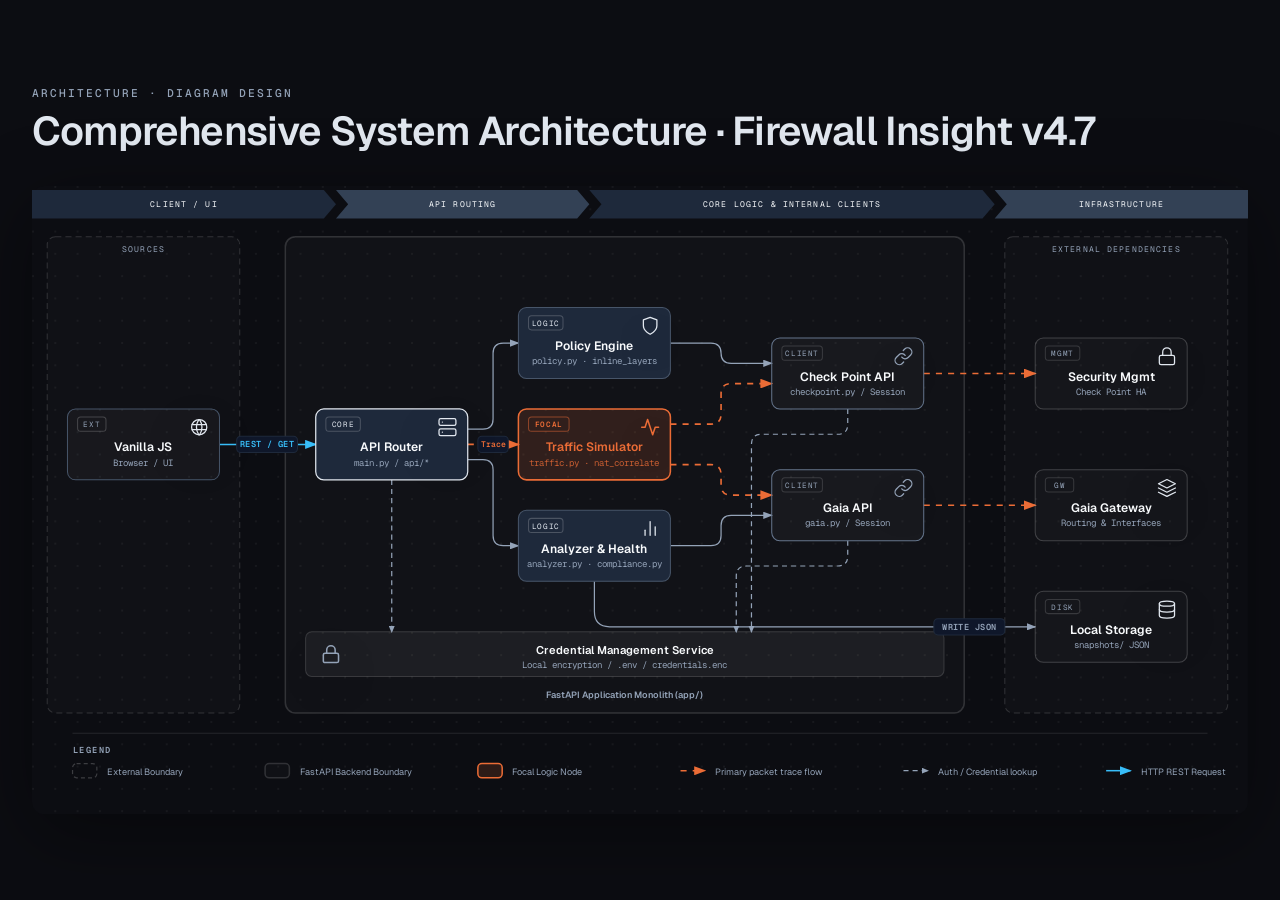
<file: comprehensive-architecture.html>
<!DOCTYPE html>
<html lang="en">
<head>
  <meta charset="UTF-8">
  <meta name="viewport" content="width=device-width, initial-scale=1.0">
  <title>Comprehensive System Architecture · Firewall Insight v4.7</title>
  <link href="https://fonts.googleapis.com/css2?family=Instrument+Serif:ital@0;1&family=Geist:wght@400;500;600&family=Geist+Mono:wght@400;500;600&display=swap" rel="stylesheet">
  <style>
    *, *::before, *::after { box-sizing: border-box; margin: 0; padding: 0; }
    :root {
      --color-paper:  #0c0d12;
      --color-ink:    #e2e8f0;
      --color-muted:  #94a3b8;
      --color-accent: #eb6c36;
      --color-link:   #38bdf8;
      --font-sans:    'Geist', system-ui, sans-serif;
      --font-serif:   'Instrument Serif', serif;
      --font-mono:    'Geist Mono', ui-monospace, monospace;
    }
    body {
      font-family: var(--font-sans);
      background: var(--color-paper);
      color: var(--color-ink);
      min-height: 100vh;
      display: flex;
      align-items: center;
      justify-content: center;
      padding: 3rem 2rem;
    }
    .frame { max-width: 1400px; width: 100%; }
    .eyebrow {
      font-family: var(--font-mono);
      font-size: 0.7rem;
      font-weight: 500;
      letter-spacing: 0.18em;
      text-transform: uppercase;
      color: var(--color-muted);
      margin-bottom: 0.5rem;
    }
    h1 {
      /* Changed to sans-serif per user request to look more modern */
      font-family: var(--font-sans);
      font-size: clamp(1.8rem, 2.5vw + 1rem, 2.5rem);
      font-weight: 600;
      letter-spacing: -0.02em;
      line-height: 1.15;
      color: var(--color-ink);
      margin-bottom: 2rem;
    }
    svg { width: 100%; min-width: 1100px; display: block; filter: drop-shadow(0 20px 40px rgba(0,0,0,0.4)); }
    @keyframes flow {
      from { stroke-dashoffset: 24; }
      to { stroke-dashoffset: 0; }
    }
    .flow-path {
      stroke-dasharray: 6 6;
      animation: flow 1s linear infinite;
    }
  </style>
</head>
<body>
  <div class="frame">
    <p class="eyebrow">Architecture · Diagram Design</p>
    <h1>Comprehensive System Architecture · Firewall Insight v4.7</h1>

    <svg viewBox="0 0 1200 620" xmlns="http://www.w3.org/2000/svg" role="img" aria-labelledby="comp-arch-title comp-arch-desc">
      <title id="comp-arch-title">Firewall Insight v4.7 Comprehensive Architecture</title>
      <desc id="comp-arch-desc">A unified architecture diagram showing the end-to-end stack, internal components, and system relationships.</desc>
      
      <defs>
        <pattern id="dots" width="22" height="22" patternUnits="userSpaceOnUse">
          <circle cx="1" cy="1" r="0.9" fill="rgba(255,255,255,0.08)"/>
        </pattern>
        <marker id="arrow" markerWidth="8" markerHeight="6" refX="7" refY="3" orient="auto">
          <polygon points="0 0, 8 3, 0 6" fill="#94a3b8"/>
        </marker>
        <marker id="arrow-accent" markerWidth="8" markerHeight="6" refX="7" refY="3" orient="auto">
          <polygon points="0 0, 8 3, 0 6" fill="#eb6c36"/>
        </marker>
        <marker id="arrow-link" markerWidth="8" markerHeight="6" refX="7" refY="3" orient="auto">
          <polygon points="0 0, 8 3, 0 6" fill="#38bdf8"/>
        </marker>
        <marker id="arrow-sm" markerWidth="6" markerHeight="5" refX="5" refY="2.5" orient="auto">
          <polygon points="0 0, 6 2.5, 0 5" fill="#94a3b8"/>
        </marker>
      </defs>

      <!-- Background -->
      <rect width="100%" height="100%" fill="#0c0d12" rx="12"/>
      <rect width="100%" height="100%" fill="url(#dots)" opacity="0.8" rx="12"/>

      <!-- ═══════════════════════════════════════════
           PHASE CHEVRON BANNER
           ═══════════════════════════════════════════ -->
      <polygon points="0,4 288,4 300,18 288,32 0,32" fill="#1e293b"/>
      <polygon points="300,4 538,4 550,18 538,32 300,32 312,18" fill="#334155"/>
      <polygon points="550,4 938,4 950,18 938,32 550,32 562,18" fill="#1e293b"/>
      <polygon points="950,4 1200,4 1200,32 950,32 962,18" fill="#334155"/>

      <text x="150" y="21" fill="#f8fafc" font-size="8" font-family="'Geist Mono', monospace" letter-spacing="0.14em" text-anchor="middle">CLIENT / UI</text>
      <!-- FIXED: Changed API GATEWAY to API ROUTING -->
      <text x="425" y="21" fill="#f8fafc" font-size="8" font-family="'Geist Mono', monospace" letter-spacing="0.14em" text-anchor="middle">API ROUTING</text>
      <text x="750" y="21" fill="#f8fafc" font-size="8" font-family="'Geist Mono', monospace" letter-spacing="0.14em" text-anchor="middle">CORE LOGIC &amp; INTERNAL CLIENTS</text>
      <text x="1075" y="21" fill="#f8fafc" font-size="8" font-family="'Geist Mono', monospace" letter-spacing="0.13em" text-anchor="middle">INFRASTRUCTURE</text>

      <!-- ═══════════════════════════════════════════
           STRUCTURAL ZONES
           ═══════════════════════════════════════════ -->
      <!-- External Zone (Client) -->
      <rect x="15" y="50" width="190" height="470" rx="8" fill="rgba(255,255,255,0.015)" stroke="rgba(255,255,255,0.15)" stroke-width="1" stroke-dasharray="6,4"/>
      <text x="110" y="65" fill="#94a3b8" font-size="8" font-family="'Geist Mono', monospace" letter-spacing="0.14em" text-anchor="middle">SOURCES</text>

      <!-- FastAPI Monolith Zone -->
      <rect x="250" y="50" width="670" height="470" rx="10" fill="rgba(255,255,255,0.02)" stroke="rgba(255,255,255,0.15)" stroke-width="1.5"/>
      <text x="585" y="505" fill="#94a3b8" font-size="9" font-weight="600" font-family="'Geist', sans-serif" text-anchor="middle">FastAPI Application Monolith (app/)</text>

      <!-- Infrastructure Zone -->
      <rect x="960" y="50" width="220" height="470" rx="8" fill="rgba(255,255,255,0.015)" stroke="rgba(255,255,255,0.15)" stroke-width="1" stroke-dasharray="6,4"/>
      <text x="1070" y="65" fill="#94a3b8" font-size="8" font-family="'Geist Mono', monospace" letter-spacing="0.14em" text-anchor="middle">EXTERNAL DEPENDENCIES</text>

      <!-- Credential Management Bar (inside FastAPI) -->
      <rect x="270" y="440" width="630" height="44" rx="6" fill="rgba(255,255,255,0.05)" stroke="rgba(255,255,255,0.15)" stroke-width="1"/>
      <svg x="285" y="452" width="20" height="20" viewBox="0 0 24 24" fill="none" stroke="#94a3b8" stroke-width="1.8" stroke-linecap="round" stroke-linejoin="round">
        <rect x="3" y="11" width="18" height="11" rx="2" ry="2"></rect>
        <path d="M7 11V7a5 5 0 0 1 10 0v4"></path>
      </svg>
      <text x="585" y="462" fill="#f8fafc" font-size="11" font-weight="600" font-family="'Geist', sans-serif" text-anchor="middle">Credential Management Service</text>
      <text x="585" y="476" fill="#94a3b8" font-size="9" font-family="'Geist Mono', monospace" text-anchor="middle">Local encryption / .env / credentials.enc</text>

      <!-- ═══════════════════════════════════════════
           ARROWS & PATHS
           ═══════════════════════════════════════════ -->
      
      <!-- Browser -> API Router -->
      <line x1="185" y1="255" x2="280" y2="255" stroke="#38bdf8" stroke-width="1.5" marker-end="url(#arrow-link)"/>
      <rect x="202" y="247" width="60" height="16" rx="4" fill="#0f172a" stroke="#1e293b" stroke-width="1"/>
      <text x="232" y="258" fill="#38bdf8" font-size="8.5" font-weight="600" font-family="'Geist Mono', monospace" text-anchor="middle" letter-spacing="0.05em">REST / GET</text>

      <!-- API Router -> Policy Engine -->
      <path d="M 430,240 H 445 Q 455,240 455,230 V 165 Q 455,155 465,155 H 480" fill="none" stroke="#94a3b8" stroke-width="1.2" marker-end="url(#arrow)"/>

      <!-- API Router -> Traffic Simulator (PRIMARY PATH) -->
      <line x1="430" y1="255" x2="480" y2="255" stroke="#eb6c36" stroke-width="1.6" class="flow-path" marker-end="url(#arrow-accent)"/>
      <rect x="440" y="247" width="30" height="16" rx="4" fill="#0f172a" stroke="#1e293b" stroke-width="1"/>
      <text x="455" y="258" fill="#eb6c36" font-size="8" font-weight="600" font-family="'Geist Mono', monospace" text-anchor="middle">Trace</text>

      <!-- API Router -> Analyzer & Health -->
      <path d="M 430,270 H 445 Q 455,270 455,280 V 345 Q 455,355 465,355 H 480" fill="none" stroke="#94a3b8" stroke-width="1.2" marker-end="url(#arrow)"/>

      <!-- Policy Engine -> Check Point Client -->
      <path d="M 630,155 H 670 Q 680,155 680,165 V 165 Q 680,175 690,175 H 730" fill="none" stroke="#94a3b8" stroke-width="1.2" marker-end="url(#arrow)"/>

      <!-- Traffic Simulator -> Check Point Client (PRIMARY PATH) -->
      <path d="M 630,235 H 670 Q 680,235 680,225 V 205 Q 680,195 690,195 H 730" fill="none" stroke="#eb6c36" stroke-width="1.6" class="flow-path" marker-end="url(#arrow-accent)"/>

      <!-- Traffic Simulator -> Gaia Client (PRIMARY PATH) -->
      <path d="M 630,275 H 670 Q 680,275 680,285 V 295 Q 680,305 690,305 H 730" fill="none" stroke="#eb6c36" stroke-width="1.6" class="flow-path" marker-end="url(#arrow-accent)"/>

      <!-- Analyzer -> Gaia Client -->
      <path d="M 630,355 H 670 Q 680,355 680,345 V 335 Q 680,325 690,325 H 730" fill="none" stroke="#94a3b8" stroke-width="1.2" marker-end="url(#arrow)"/>

      <!-- Internal Clients -> External Infra (PRIMARY PATHS) -->
      <line x1="880" y1="185" x2="990" y2="185" stroke="#eb6c36" stroke-width="1.6" class="flow-path" marker-end="url(#arrow-accent)"/>
      <line x1="880" y1="315" x2="990" y2="315" stroke="#eb6c36" stroke-width="1.6" class="flow-path" marker-end="url(#arrow-accent)"/>

      <!-- Analyzer -> Local Storage -->
      <path d="M 555,390 V 420 Q 555,435 570,435 H 990" fill="none" stroke="#94a3b8" stroke-width="1.2" marker-end="url(#arrow)"/>
      <rect x="890" y="427" width="70" height="16" rx="4" fill="#0f172a" stroke="#1e293b" stroke-width="1"/>
      <text x="925" y="438" fill="#94a3b8" font-size="8.5" font-weight="600" font-family="'Geist Mono', monospace" text-anchor="middle" letter-spacing="0.05em">WRITE JSON</text>

      <!-- Auth load from Credential Bar (dashed) -->
      <line x1="355" y1="290" x2="355" y2="440" stroke="#94a3b8" stroke-width="1.2" stroke-dasharray="5,4" marker-end="url(#arrow-sm)"/>
      <path d="M 805,220 V 235 Q 805,245 795,245 H 720 Q 710,245 710,255 V 440" fill="none" stroke="#94a3b8" stroke-width="1.2" stroke-dasharray="5,4" marker-end="url(#arrow-sm)"/>
      <path d="M 805,350 V 365 Q 805,375 795,375 H 705 Q 695,375 695,385 V 440" fill="none" stroke="#94a3b8" stroke-width="1.2" stroke-dasharray="5,4" marker-end="url(#arrow-sm)"/>

      <!-- ═══════════════════════════════════════════
           NODES
           ═══════════════════════════════════════════ -->

      <!-- [NODE] Browser / UI -->
      <rect x="35" y="220" width="150" height="70" rx="8" fill="rgba(255,255,255,0.03)" stroke="#475569" stroke-width="1"/>
      <rect x="45" y="228" width="28" height="14" rx="3" fill="transparent" stroke="rgba(255,255,255,0.20)" stroke-width="1"/>
      <text x="59" y="238" fill="#94a3b8" font-size="7.5" font-family="'Geist Mono', monospace" text-anchor="middle" letter-spacing="0.08em">EXT</text>
      <svg x="155" y="228" width="20" height="20" viewBox="0 0 24 24" fill="none" stroke="#e2e8f0" stroke-width="1.5" stroke-linecap="round" stroke-linejoin="round">
        <circle cx="12" cy="12" r="9"/>
        <path d="M3.6 9h16.8M3.6 15h16.8"/>
        <path d="M11.5 3a17 17 0 0 0 0 18M12.5 3a17 17 0 0 1 0 18"/>
      </svg>
      <text x="110" y="262" fill="#f8fafc" font-size="12" font-weight="600" font-family="'Geist', sans-serif" text-anchor="middle">Vanilla JS</text>
      <text x="110" y="276" fill="#94a3b8" font-size="9" font-family="'Geist Mono', monospace" text-anchor="middle">Browser / UI</text>

      <!-- [NODE] API Router -->
      <rect x="280" y="220" width="150" height="70" rx="8" fill="#1e293b" stroke="#e2e8f0" stroke-width="1.2"/>
      <rect x="290" y="228" width="34" height="14" rx="3" fill="transparent" stroke="rgba(255,255,255,0.20)" stroke-width="1"/>
      <text x="307" y="238" fill="#e2e8f0" font-size="7.5" font-family="'Geist Mono', monospace" text-anchor="middle" letter-spacing="0.08em">CORE</text>
      <svg x="400" y="228" width="20" height="20" viewBox="0 0 24 24" fill="none" stroke="#e2e8f0" stroke-width="1.5" stroke-linecap="round" stroke-linejoin="round">
        <rect x="2" y="2" width="20" height="8" rx="2" ry="2"/>
        <rect x="2" y="14" width="20" height="8" rx="2" ry="2"/>
        <line x1="6" y1="6" x2="6.01" y2="6"/>
        <line x1="6" y1="18" x2="6.01" y2="18"/>
      </svg>
      <text x="355" y="262" fill="#f8fafc" font-size="12" font-weight="600" font-family="'Geist', sans-serif" text-anchor="middle">API Router</text>
      <text x="355" y="276" fill="#94a3b8" font-size="9" font-family="'Geist Mono', monospace" text-anchor="middle">main.py / api/*</text>

      <!-- [NODE] Policy Engine -->
      <rect x="480" y="120" width="150" height="70" rx="8" fill="#1e293b" stroke="#475569" stroke-width="1"/>
      <rect x="490" y="128" width="34" height="14" rx="3" fill="transparent" stroke="rgba(255,255,255,0.20)" stroke-width="1"/>
      <text x="507" y="138" fill="#e2e8f0" font-size="7.5" font-family="'Geist Mono', monospace" text-anchor="middle" letter-spacing="0.08em">LOGIC</text>
      <svg x="600" y="128" width="20" height="20" viewBox="0 0 24 24" fill="none" stroke="#e2e8f0" stroke-width="1.5" stroke-linecap="round" stroke-linejoin="round">
        <path d="M12 22s8-4 8-10V5l-8-3-8 3v7c0 6 8 10 8 10z"/>
      </svg>
      <text x="555" y="162" fill="#f8fafc" font-size="12" font-weight="600" font-family="'Geist', sans-serif" text-anchor="middle">Policy Engine</text>
      <text x="555" y="176" fill="#94a3b8" font-size="9" font-family="'Geist Mono', monospace" text-anchor="middle">policy.py · inline_layers</text>

      <!-- [NODE] Traffic Simulator (FOCAL) -->
      <rect x="480" y="220" width="150" height="70" rx="8" fill="rgba(235,108,54,0.15)" stroke="#eb6c36" stroke-width="1.5"/>
      <rect x="490" y="228" width="40" height="14" rx="3" fill="transparent" stroke="rgba(235,108,54,0.50)" stroke-width="1"/>
      <text x="510" y="238" fill="#eb6c36" font-size="7.5" font-weight="600" font-family="'Geist Mono', monospace" text-anchor="middle" letter-spacing="0.08em">FOCAL</text>
      <svg x="600" y="228" width="20" height="20" viewBox="0 0 24 24" fill="none" stroke="#eb6c36" stroke-width="1.8" stroke-linecap="round" stroke-linejoin="round">
        <polyline points="22 12 18 12 15 21 9 3 6 12 2 12"/>
      </svg>
      <text x="555" y="262" fill="#eb6c36" font-size="12" font-weight="600" font-family="'Geist', sans-serif" text-anchor="middle">Traffic Simulator</text>
      <text x="555" y="276" fill="#eb6c36" font-size="9" font-family="'Geist Mono', monospace" text-anchor="middle" opacity="0.8">traffic.py · nat_correlate</text>

      <!-- [NODE] Analyzer & Health -->
      <rect x="480" y="320" width="150" height="70" rx="8" fill="#1e293b" stroke="#475569" stroke-width="1"/>
      <rect x="490" y="328" width="34" height="14" rx="3" fill="transparent" stroke="rgba(255,255,255,0.20)" stroke-width="1"/>
      <text x="507" y="338" fill="#e2e8f0" font-size="7.5" font-family="'Geist Mono', monospace" text-anchor="middle" letter-spacing="0.08em">LOGIC</text>
      <svg x="600" y="328" width="20" height="20" viewBox="0 0 24 24" fill="none" stroke="#e2e8f0" stroke-width="1.5" stroke-linecap="round" stroke-linejoin="round">
        <line x1="18" y1="20" x2="18" y2="10"/>
        <line x1="12" y1="20" x2="12" y2="4"/>
        <line x1="6" y1="20" x2="6" y2="14"/>
      </svg>
      <text x="555" y="362" fill="#f8fafc" font-size="12" font-weight="600" font-family="'Geist', sans-serif" text-anchor="middle">Analyzer &amp; Health</text>
      <text x="555" y="376" fill="#94a3b8" font-size="9" font-family="'Geist Mono', monospace" text-anchor="middle">analyzer.py · compliance.py</text>

      <!-- [NODE] CP API Client -->
      <rect x="730" y="150" width="150" height="70" rx="8" fill="rgba(255,255,255,0.03)" stroke="#64748b" stroke-width="1"/>
      <rect x="740" y="158" width="40" height="14" rx="3" fill="transparent" stroke="rgba(255,255,255,0.15)" stroke-width="1"/>
      <text x="760" y="168" fill="#94a3b8" font-size="7.5" font-family="'Geist Mono', monospace" text-anchor="middle" letter-spacing="0.08em">CLIENT</text>
      <svg x="850" y="158" width="20" height="20" viewBox="0 0 24 24" fill="none" stroke="#94a3b8" stroke-width="1.5" stroke-linecap="round" stroke-linejoin="round">
        <path d="M10 13a5 5 0 0 0 7.54.54l3-3a5 5 0 0 0-7.07-7.07l-1.72 1.71"/>
        <path d="M14 11a5 5 0 0 0-7.54-.54l-3 3a5 5 0 0 0 7.07 7.07l1.71-1.71"/>
      </svg>
      <text x="805" y="192" fill="#f8fafc" font-size="12" font-weight="600" font-family="'Geist', sans-serif" text-anchor="middle">Check Point API</text>
      <text x="805" y="206" fill="#94a3b8" font-size="9" font-family="'Geist Mono', monospace" text-anchor="middle">checkpoint.py / Session</text>

      <!-- [NODE] Gaia API Client -->
      <rect x="730" y="280" width="150" height="70" rx="8" fill="rgba(255,255,255,0.03)" stroke="#64748b" stroke-width="1"/>
      <rect x="740" y="288" width="40" height="14" rx="3" fill="transparent" stroke="rgba(255,255,255,0.15)" stroke-width="1"/>
      <text x="760" y="298" fill="#94a3b8" font-size="7.5" font-family="'Geist Mono', monospace" text-anchor="middle" letter-spacing="0.08em">CLIENT</text>
      <svg x="850" y="288" width="20" height="20" viewBox="0 0 24 24" fill="none" stroke="#94a3b8" stroke-width="1.5" stroke-linecap="round" stroke-linejoin="round">
        <path d="M10 13a5 5 0 0 0 7.54.54l3-3a5 5 0 0 0-7.07-7.07l-1.72 1.71"/>
        <path d="M14 11a5 5 0 0 0-7.54-.54l-3 3a5 5 0 0 0 7.07 7.07l1.71-1.71"/>
      </svg>
      <text x="805" y="322" fill="#f8fafc" font-size="12" font-weight="600" font-family="'Geist', sans-serif" text-anchor="middle">Gaia API</text>
      <text x="805" y="336" fill="#94a3b8" font-size="9" font-family="'Geist Mono', monospace" text-anchor="middle">gaia.py / Session</text>

      <!-- [NODE] Check Point Mgmt -->
      <rect x="990" y="150" width="150" height="70" rx="8" fill="rgba(255,255,255,0.02)" stroke="rgba(255,255,255,0.20)" stroke-width="1"/>
      <rect x="1000" y="158" width="34" height="14" rx="3" fill="transparent" stroke="rgba(255,255,255,0.15)" stroke-width="1"/>
      <text x="1017" y="168" fill="#94a3b8" font-size="7.5" font-family="'Geist Mono', monospace" text-anchor="middle" letter-spacing="0.08em">MGMT</text>
      <svg x="1110" y="158" width="20" height="20" viewBox="0 0 24 24" fill="none" stroke="#e2e8f0" stroke-width="1.5" stroke-linecap="round" stroke-linejoin="round">
        <rect x="3" y="11" width="18" height="11" rx="2" ry="2"/>
        <path d="M7 11V7a5 5 0 0 1 10 0v4"/>
      </svg>
      <text x="1065" y="192" fill="#f8fafc" font-size="12" font-weight="600" font-family="'Geist', sans-serif" text-anchor="middle">Security Mgmt</text>
      <text x="1065" y="206" fill="#94a3b8" font-size="9" font-family="'Geist Mono', monospace" text-anchor="middle">Check Point HA</text>

      <!-- [NODE] Gaia Gateway -->
      <rect x="990" y="280" width="150" height="70" rx="8" fill="rgba(255,255,255,0.02)" stroke="rgba(255,255,255,0.20)" stroke-width="1"/>
      <rect x="1000" y="288" width="28" height="14" rx="3" fill="transparent" stroke="rgba(255,255,255,0.15)" stroke-width="1"/>
      <text x="1014" y="298" fill="#94a3b8" font-size="7.5" font-family="'Geist Mono', monospace" text-anchor="middle" letter-spacing="0.08em">GW</text>
      <svg x="1110" y="288" width="20" height="20" viewBox="0 0 24 24" fill="none" stroke="#e2e8f0" stroke-width="1.5" stroke-linecap="round" stroke-linejoin="round">
        <polygon points="12 2 2 7 12 12 22 7 12 2"/>
        <polyline points="2 17 12 22 22 17"/>
        <polyline points="2 12 12 17 22 12"/>
      </svg>
      <text x="1065" y="322" fill="#f8fafc" font-size="12" font-weight="600" font-family="'Geist', sans-serif" text-anchor="middle">Gaia Gateway</text>
      <text x="1065" y="336" fill="#94a3b8" font-size="9" font-family="'Geist Mono', monospace" text-anchor="middle">Routing &amp; Interfaces</text>

      <!-- [NODE] Local Storage -->
      <rect x="990" y="400" width="150" height="70" rx="8" fill="rgba(255,255,255,0.02)" stroke="rgba(255,255,255,0.20)" stroke-width="1"/>
      <rect x="1000" y="408" width="34" height="14" rx="3" fill="transparent" stroke="rgba(255,255,255,0.15)" stroke-width="1"/>
      <text x="1017" y="418" fill="#94a3b8" font-size="7.5" font-family="'Geist Mono', monospace" text-anchor="middle" letter-spacing="0.08em">DISK</text>
      <svg x="1110" y="408" width="20" height="20" viewBox="0 0 24 24" fill="none" stroke="#e2e8f0" stroke-width="1.5" stroke-linecap="round" stroke-linejoin="round">
        <ellipse cx="12" cy="5" rx="9" ry="3"/>
        <path d="M21 12c0 1.66-4 3-9 3s-9-1.34-9-3"/>
        <path d="M3 5v14c0 1.66 4 3 9 3s9-1.34 9-3V5"/>
      </svg>
      <text x="1065" y="442" fill="#f8fafc" font-size="12" font-weight="600" font-family="'Geist', sans-serif" text-anchor="middle">Local Storage</text>
      <text x="1065" y="456" fill="#94a3b8" font-size="9" font-family="'Geist Mono', monospace" text-anchor="middle">snapshots/ JSON</text>


      <!-- ═══════════════════════════════════
           LEGEND
           ═══════════════════════════════════ -->
      <line x1="40" y1="540" x2="1160" y2="540" stroke="rgba(255,255,255,0.1)" stroke-width="1"/>
      <text x="40" y="560" fill="#94a3b8" font-size="8.5" font-weight="600" font-family="'Geist Mono', monospace" letter-spacing="0.18em">LEGEND</text>

      <rect x="40"  y="570" width="24" height="14" rx="4" fill="transparent" stroke="rgba(255,255,255,0.2)" stroke-width="1.2" stroke-dasharray="4,3"/>
      <text x="74"  y="581" fill="#94a3b8" font-size="9" font-family="'Geist', sans-serif">External Boundary</text>

      <rect x="230" y="570" width="24" height="14" rx="4" fill="rgba(255,255,255,0.02)" stroke="rgba(255,255,255,0.15)" stroke-width="1.5"/>
      <text x="264" y="581" fill="#94a3b8" font-size="9" font-family="'Geist', sans-serif">FastAPI Backend Boundary</text>

      <rect x="440" y="570" width="24" height="14" rx="4" fill="rgba(235,108,54,0.15)" stroke="#eb6c36" stroke-width="1.5"/>
      <text x="474" y="581" fill="#94a3b8" font-size="9" font-family="'Geist', sans-serif">Focal Logic Node</text>

      <line x1="640" y1="577" x2="664" y2="577" stroke="#eb6c36" stroke-width="1.5" class="flow-path" marker-end="url(#arrow-accent)"/>
      <text x="674" y="581" fill="#94a3b8" font-size="9" font-family="'Geist', sans-serif">Primary packet trace flow</text>

      <line x1="860" y1="577" x2="884" y2="577" stroke="#94a3b8" stroke-width="1.2" stroke-dasharray="5,4" marker-end="url(#arrow-sm)"/>
      <text x="894" y="581" fill="#94a3b8" font-size="9" font-family="'Geist', sans-serif">Auth / Credential lookup</text>

      <line x1="1060" y1="577" x2="1084" y2="577" stroke="#38bdf8" stroke-width="1.5" marker-end="url(#arrow-link)"/>
      <text x="1094" y="581" fill="#94a3b8" font-size="9" font-family="'Geist', sans-serif">HTTP REST Request</text>

    </svg>
  </div>
</body>
</html>
</file>
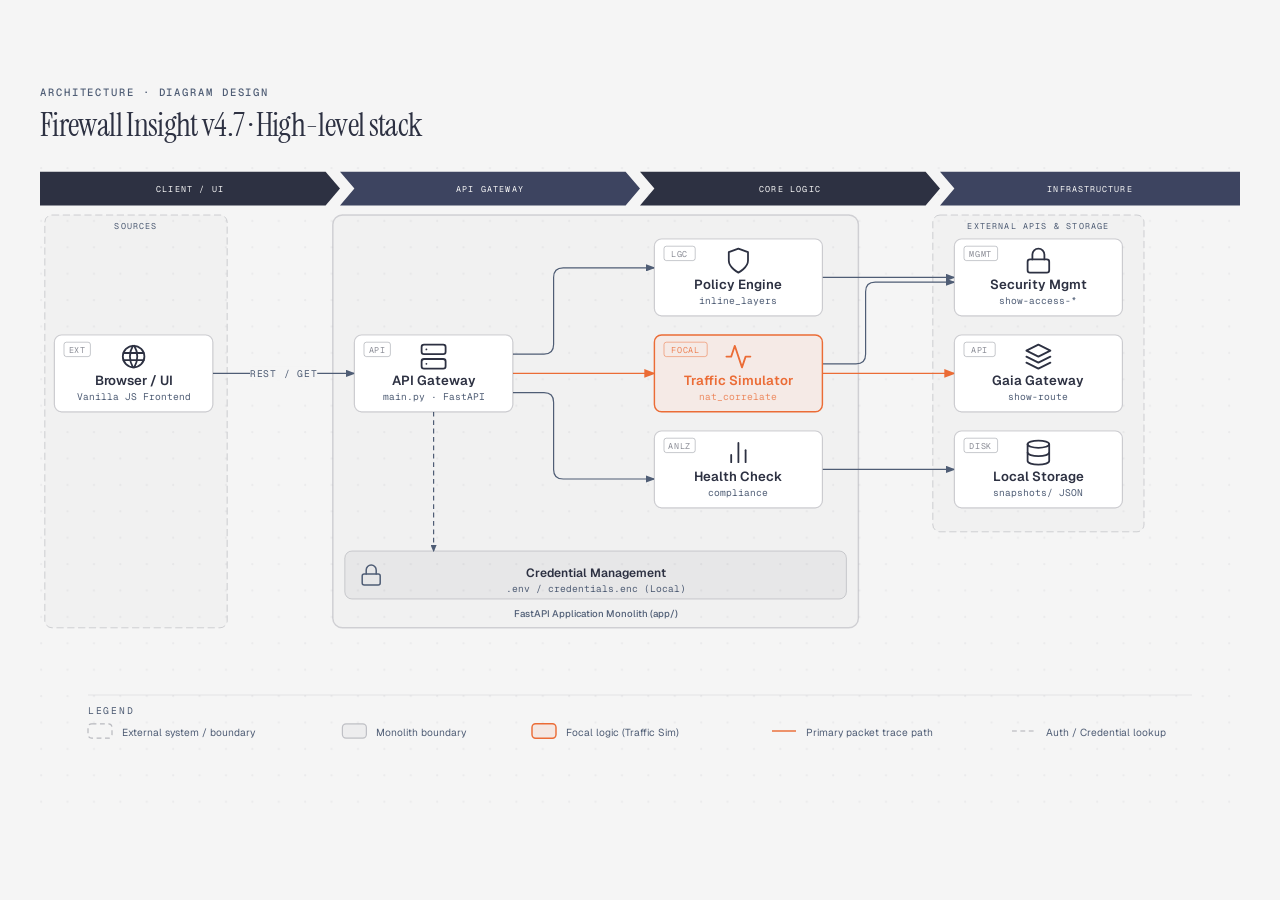
<file: high-level-architecture.html>
<!DOCTYPE html>
<html lang="en">
<head>
  <meta charset="UTF-8">
  <meta name="viewport" content="width=device-width, initial-scale=1.0">
  <title>High-level architecture · End-to-end stack</title>
  <link href="https://fonts.googleapis.com/css2?family=Instrument+Serif:ital@0;1&family=Geist:wght@400;500;600&family=Geist+Mono:wght@400;500;600&display=swap" rel="stylesheet">
  <style>
    *, *::before, *::after { box-sizing: border-box; margin: 0; padding: 0; }
    :root {
      --color-paper:  #f5f5f5;
      --color-ink:    #2d3142;
      --color-muted:  #4f5d75;
      --color-accent: #eb6c36;
      --font-sans:    'Geist', system-ui, sans-serif;
      --font-serif:   'Instrument Serif', serif;
      --font-mono:    'Geist Mono', ui-monospace, monospace;
    }
    body {
      font-family: var(--font-sans);
      background: var(--color-paper);
      color: var(--color-ink);
      min-height: 100vh;
      display: flex;
      align-items: center;
      justify-content: center;
      padding: 3rem 2rem;
    }
    .frame { max-width: 1200px; width: 100%; }
    .eyebrow {
      font-family: var(--font-mono);
      font-size: 0.66rem;
      font-weight: 500;
      letter-spacing: 0.18em;
      text-transform: uppercase;
      color: var(--color-muted);
      margin-bottom: 0.5rem;
    }
    h1 {
      font-family: var(--font-serif);
      font-size: clamp(1.5rem, 2.4vw + 0.75rem, 2rem);
      font-weight: 400;
      letter-spacing: -0.02em;
      line-height: 1.15;
      color: var(--color-ink);
      margin-bottom: 1.5rem;
    }
    svg { width: 100%; min-width: 960px; display: block; }
  </style>
</head>
<body>
  <div class="frame">
    <p class="eyebrow">Architecture · Diagram Design</p>
    <h1>Firewall Insight v4.7 · High-level stack</h1>

    <svg viewBox="0 0 1000 540" xmlns="http://www.w3.org/2000/svg" role="img" aria-labelledby="high-level-title high-level-desc">
      <title id="high-level-title">Firewall Insight v4.7 · High-level stack</title>
      <desc id="high-level-desc">High-level architecture showing the end-to-end flow from Client Browser to FastAPI Application Monolith, down to Check Point Infrastructure and Local Storage.</desc>
      <defs>
        <pattern id="dots" width="22" height="22" patternUnits="userSpaceOnUse">
          <circle cx="1" cy="1" r="0.9" fill="rgba(45,49,66,0.10)"/>
        </pattern>
        <marker id="arrow" markerWidth="8" markerHeight="6" refX="7" refY="3" orient="auto">
          <polygon points="0 0, 8 3, 0 6" fill="#4f5d75"/>
        </marker>
        <marker id="arrow-accent" markerWidth="8" markerHeight="6" refX="7" refY="3" orient="auto">
          <polygon points="0 0, 8 3, 0 6" fill="#eb6c36"/>
        </marker>
        <marker id="arrow-sm" markerWidth="6" markerHeight="5" refX="5" refY="2.5" orient="auto">
          <polygon points="0 0, 6 2.5, 0 5" fill="#4f5d75"/>
        </marker>
      </defs>

      <!-- Background -->
      <rect width="100%" height="100%" fill="#f5f5f5"/>
      <rect width="100%" height="100%" fill="url(#dots)" opacity="0.55"/>

      <!-- ═══════════════════════════════════════════
           PHASE CHEVRON BANNER
           ═══════════════════════════════════════════ -->
      <polygon points="0,4 238,4 250,18 238,32 0,32" fill="#2d3142"/>
      <polygon points="250,4 488,4 500,18 488,32 250,32 262,18" fill="#3d4460"/>
      <polygon points="500,4 738,4 750,18 738,32 500,32 512,18" fill="#2d3142"/>
      <polygon points="750,4 1000,4 1000,32 750,32 762,18" fill="#3d4460"/>

      <text x="125" y="21" fill="#f5f5f5" font-size="7" font-family="'Geist Mono', monospace" letter-spacing="0.14em" text-anchor="middle">CLIENT / UI</text>
      <text x="375" y="21" fill="#f5f5f5" font-size="7" font-family="'Geist Mono', monospace" letter-spacing="0.14em" text-anchor="middle">API GATEWAY</text>
      <text x="625" y="21" fill="#f5f5f5" font-size="7" font-family="'Geist Mono', monospace" letter-spacing="0.14em" text-anchor="middle">CORE LOGIC</text>
      <text x="875" y="21" fill="#f5f5f5" font-size="7" font-family="'Geist Mono', monospace" letter-spacing="0.13em" text-anchor="middle">INFRASTRUCTURE</text>

      <!-- ═══════════════════════════════════════════
           STRUCTURAL ZONES
           ═══════════════════════════════════════════ -->
      <!-- Data sources zone (external, dashed border) -->
      <rect x="4" y="40" width="152" height="344" rx="6" fill="rgba(45,49,66,0.02)" stroke="rgba(45,49,66,0.20)" stroke-width="0.8" stroke-dasharray="6,3"/>
      <text x="80" y="52" fill="#4f5d75" font-size="7" font-family="'Geist Mono', monospace" letter-spacing="0.14em" text-anchor="middle">SOURCES</text>

      <!-- FastAPI boundary (solid) -->
      <rect x="244" y="40" width="438" height="344" rx="8" fill="rgba(45,49,66,0.02)" stroke="rgba(45,49,66,0.18)" stroke-width="1.2"/>
      <text x="463" y="375" fill="#4f5d75" font-size="8" font-weight="500" font-family="'Geist', sans-serif" text-anchor="middle">FastAPI Application Monolith (app/)</text>

      <!-- External Infra zone (dashed) -->
      <rect x="744" y="40" width="176" height="264" rx="6" fill="rgba(45,49,66,0.02)" stroke="rgba(45,49,66,0.20)" stroke-width="0.8" stroke-dasharray="6,3"/>
      <text x="832" y="52" fill="#4f5d75" font-size="7" font-family="'Geist Mono', monospace" letter-spacing="0.14em" text-anchor="middle">EXTERNAL APIS & STORAGE</text>

      <!-- Credential Manager bar -->
      <rect x="254" y="320" width="418" height="40" rx="6" fill="rgba(45,49,66,0.05)" stroke="rgba(45,49,66,0.20)" stroke-width="0.8"/>
      <svg x="266" y="330" width="20" height="20" viewBox="0 0 24 24" fill="none" stroke="#4f5d75" stroke-width="1.5" stroke-linecap="round" stroke-linejoin="round">
        <rect x="3" y="11" width="18" height="11" rx="2" ry="2"></rect>
        <path d="M7 11V7a5 5 0 0 1 10 0v4"></path>
      </svg>
      <text x="463" y="342" fill="#2d3142" font-size="10" font-weight="600" font-family="'Geist', sans-serif" text-anchor="middle">Credential Management</text>
      <text x="463" y="354" fill="#4f5d75" font-size="8" font-family="'Geist Mono', monospace" text-anchor="middle">.env / credentials.enc (Local)</text>

      <!-- ═══════════════════════════════════════════
           ARROWS
           ═══════════════════════════════════════════ -->

      <!-- Browser → FastAPI -->
      <line x1="144" y1="172" x2="262" y2="172" stroke="#4f5d75" stroke-width="1" marker-end="url(#arrow)"/>
      <rect x="175" y="166" width="56" height="12" rx="2" fill="#f5f5f5"/>
      <text x="203" y="175" fill="#4f5d75" font-size="8" font-family="'Geist Mono', monospace" text-anchor="middle" letter-spacing="0.08em">REST / GET</text>

      <!-- FastAPI → Policy -->
      <path d="M 394,156 H 420 Q 428,156 428,148 V 92 Q 428,84 436,84 H 512" fill="none" stroke="#4f5d75" stroke-width="1" marker-end="url(#arrow)"/>
      
      <!-- FastAPI → Traffic (ACCENT) -->
      <line x1="394" y1="172" x2="512" y2="172" stroke="#eb6c36" stroke-width="1.2" marker-end="url(#arrow-accent)"/>
      
      <!-- FastAPI → Analyzer -->
      <path d="M 394,188 H 420 Q 428,188 428,196 V 252 Q 428,260 436,260 H 512" fill="none" stroke="#4f5d75" stroke-width="1" marker-end="url(#arrow)"/>

      <!-- API Router → Credentials (dashed lookup) -->
      <line x1="328" y1="204" x2="328" y2="320" stroke="#4f5d75" stroke-width="1" stroke-dasharray="4,3" marker-end="url(#arrow-sm)"/>

      <!-- Policy → Mgmt -->
      <line x1="652" y1="92" x2="762" y2="92" stroke="#4f5d75" stroke-width="1" marker-end="url(#arrow)"/>

      <!-- Traffic → Mgmt (Up) -->
      <path d="M 652,164 H 680 Q 688,164 688,156 V 104 Q 688,96 696,96 H 762" fill="none" stroke="#4f5d75" stroke-width="1" marker-end="url(#arrow)"/>
      
      <!-- Traffic → Gaia (Straight, ACCENT) -->
      <line x1="652" y1="172" x2="762" y2="172" stroke="#eb6c36" stroke-width="1.2" marker-end="url(#arrow-accent)"/>

      <!-- Analyzer → Storage -->
      <line x1="652" y1="252" x2="762" y2="252" stroke="#4f5d75" stroke-width="1" marker-end="url(#arrow)"/>

      <!-- ═══════════════════════════════════════════
           NODES
           ═══════════════════════════════════════════ -->

      <!-- ── Browser ── -->
      <rect x="12" y="140" width="132" height="64" rx="6" fill="#f5f5f5"/>
      <rect x="12" y="140" width="132" height="64" rx="6" fill="white" stroke="rgba(45,49,66,0.22)" stroke-width="1"/>
      <rect x="20" y="146" width="22" height="12" rx="2" fill="transparent" stroke="rgba(45,49,66,0.28)" stroke-width="0.8"/>
      <text x="31" y="155" fill="rgba(45,49,66,0.55)" font-size="7" font-family="'Geist Mono', monospace" text-anchor="middle" letter-spacing="0.08em">EXT</text>
      <svg x="66" y="146" width="24" height="24" viewBox="0 0 24 24" fill="none" stroke="#2d3142" stroke-width="1.5" stroke-linecap="round" stroke-linejoin="round" aria-hidden="true">
        <circle cx="12" cy="12" r="9"/>
        <path d="M3.6 9h16.8M3.6 15h16.8"/>
        <path d="M11.5 3a17 17 0 0 0 0 18M12.5 3a17 17 0 0 1 0 18"/>
      </svg>
      <text x="78" y="182" fill="#2d3142" font-size="11" font-weight="600" font-family="'Geist', sans-serif" text-anchor="middle">Browser / UI</text>
      <text x="78" y="194" fill="#4f5d75" font-size="8" font-family="'Geist Mono', monospace" text-anchor="middle">Vanilla JS Frontend</text>

      <!-- ── API Router ── -->
      <rect x="262" y="140" width="132" height="64" rx="6" fill="#f5f5f5"/>
      <rect x="262" y="140" width="132" height="64" rx="6" fill="white" stroke="rgba(45,49,66,0.22)" stroke-width="1"/>
      <rect x="270" y="146" width="22" height="12" rx="2" fill="transparent" stroke="rgba(45,49,66,0.28)" stroke-width="0.8"/>
      <text x="281" y="155" fill="rgba(45,49,66,0.55)" font-size="7" font-family="'Geist Mono', monospace" text-anchor="middle" letter-spacing="0.08em">API</text>
      <svg x="316" y="146" width="24" height="24" viewBox="0 0 24 24" fill="none" stroke="#2d3142" stroke-width="1.5" stroke-linecap="round" stroke-linejoin="round">
        <rect x="2" y="2" width="20" height="8" rx="2" ry="2"></rect>
        <rect x="2" y="14" width="20" height="8" rx="2" ry="2"></rect>
        <line x1="6" y1="6" x2="6.01" y2="6"></line>
        <line x1="6" y1="18" x2="6.01" y2="18"></line>
      </svg>
      <text x="328" y="182" fill="#2d3142" font-size="11" font-weight="600" font-family="'Geist', sans-serif" text-anchor="middle">API Gateway</text>
      <text x="328" y="194" fill="#4f5d75" font-size="8" font-family="'Geist Mono', monospace" text-anchor="middle">main.py · FastAPI</text>

      <!-- ── Policy Engine ── -->
      <rect x="512" y="60" width="140" height="64" rx="6" fill="#f5f5f5"/>
      <rect x="512" y="60" width="140" height="64" rx="6" fill="white" stroke="rgba(45,49,66,0.22)" stroke-width="1"/>
      <rect x="520" y="66" width="26" height="12" rx="2" fill="transparent" stroke="rgba(45,49,66,0.28)" stroke-width="0.8"/>
      <text x="533" y="75" fill="rgba(45,49,66,0.55)" font-size="7" font-family="'Geist Mono', monospace" text-anchor="middle" letter-spacing="0.08em">LGC</text>
      <svg x="570" y="66" width="24" height="24" viewBox="0 0 24 24" fill="none" stroke="#2d3142" stroke-width="1.5" stroke-linecap="round" stroke-linejoin="round">
        <path d="M12 22s8-4 8-10V5l-8-3-8 3v7c0 6 8 10 8 10z"></path>
      </svg>
      <text x="582" y="102" fill="#2d3142" font-size="11" font-weight="600" font-family="'Geist', sans-serif" text-anchor="middle">Policy Engine</text>
      <text x="582" y="114" fill="#4f5d75" font-size="8" font-family="'Geist Mono', monospace" text-anchor="middle">inline_layers</text>

      <!-- ── Traffic Sim (FOCAL) ── -->
      <rect x="512" y="140" width="140" height="64" rx="6" fill="#f5f5f5"/>
      <rect x="512" y="140" width="140" height="64" rx="6" fill="rgba(235,108,54,0.08)" stroke="#eb6c36" stroke-width="1.2"/>
      <rect x="520" y="146" width="36" height="12" rx="2" fill="transparent" stroke="rgba(235,108,54,0.50)" stroke-width="0.8"/>
      <text x="538" y="155" fill="rgba(235,108,54,0.80)" font-size="7" font-family="'Geist Mono', monospace" text-anchor="middle" letter-spacing="0.08em">FOCAL</text>
      <svg x="570" y="146" width="24" height="24" viewBox="0 0 24 24" fill="none" stroke="#eb6c36" stroke-width="1.5" stroke-linecap="round" stroke-linejoin="round">
        <polyline points="22 12 18 12 15 21 9 3 6 12 2 12"></polyline>
      </svg>
      <text x="582" y="182" fill="#eb6c36" font-size="11" font-weight="600" font-family="'Geist', sans-serif" text-anchor="middle">Traffic Simulator</text>
      <text x="582" y="194" fill="#eb6c36" font-size="8" font-family="'Geist Mono', monospace" text-anchor="middle" opacity="0.75">nat_correlate</text>

      <!-- ── Analyzer & Health ── -->
      <rect x="512" y="220" width="140" height="64" rx="6" fill="#f5f5f5"/>
      <rect x="512" y="220" width="140" height="64" rx="6" fill="white" stroke="rgba(45,49,66,0.22)" stroke-width="1"/>
      <rect x="520" y="226" width="26" height="12" rx="2" fill="transparent" stroke="rgba(45,49,66,0.28)" stroke-width="0.8"/>
      <text x="533" y="235" fill="rgba(45,49,66,0.55)" font-size="7" font-family="'Geist Mono', monospace" text-anchor="middle" letter-spacing="0.08em">ANLZ</text>
      <svg x="570" y="226" width="24" height="24" viewBox="0 0 24 24" fill="none" stroke="#2d3142" stroke-width="1.5" stroke-linecap="round" stroke-linejoin="round">
        <line x1="18" y1="20" x2="18" y2="10"></line>
        <line x1="12" y1="20" x2="12" y2="4"></line>
        <line x1="6" y1="20" x2="6" y2="14"></line>
      </svg>
      <text x="582" y="262" fill="#2d3142" font-size="11" font-weight="600" font-family="'Geist', sans-serif" text-anchor="middle">Health Check</text>
      <text x="582" y="274" fill="#4f5d75" font-size="8" font-family="'Geist Mono', monospace" text-anchor="middle">compliance</text>

      <!-- ── Mgmt ── -->
      <rect x="762" y="60" width="140" height="64" rx="6" fill="#f5f5f5"/>
      <rect x="762" y="60" width="140" height="64" rx="6" fill="white" stroke="rgba(45,49,66,0.22)" stroke-width="1"/>
      <rect x="770" y="66" width="28" height="12" rx="2" fill="transparent" stroke="rgba(45,49,66,0.28)" stroke-width="0.8"/>
      <text x="784" y="75" fill="rgba(45,49,66,0.55)" font-size="7" font-family="'Geist Mono', monospace" text-anchor="middle" letter-spacing="0.08em">MGMT</text>
      <svg x="820" y="66" width="24" height="24" viewBox="0 0 24 24" fill="none" stroke="#2d3142" stroke-width="1.5" stroke-linecap="round" stroke-linejoin="round">
        <rect x="3" y="11" width="18" height="11" rx="2" ry="2"></rect>
        <path d="M7 11V7a5 5 0 0 1 10 0v4"></path>
      </svg>
      <text x="832" y="102" fill="#2d3142" font-size="11" font-weight="600" font-family="'Geist', sans-serif" text-anchor="middle">Security Mgmt</text>
      <text x="832" y="114" fill="#4f5d75" font-size="8" font-family="'Geist Mono', monospace" text-anchor="middle">show-access-*</text>

      <!-- ── Gaia ── -->
      <rect x="762" y="140" width="140" height="64" rx="6" fill="#f5f5f5"/>
      <rect x="762" y="140" width="140" height="64" rx="6" fill="white" stroke="rgba(45,49,66,0.22)" stroke-width="1"/>
      <rect x="770" y="146" width="26" height="12" rx="2" fill="transparent" stroke="rgba(45,49,66,0.28)" stroke-width="0.8"/>
      <text x="783" y="155" fill="rgba(45,49,66,0.55)" font-size="7" font-family="'Geist Mono', monospace" text-anchor="middle" letter-spacing="0.08em">API</text>
      <svg x="820" y="146" width="24" height="24" viewBox="0 0 24 24" fill="none" stroke="#2d3142" stroke-width="1.5" stroke-linecap="round" stroke-linejoin="round">
        <polygon points="12 2 2 7 12 12 22 7 12 2"></polygon>
        <polyline points="2 17 12 22 22 17"></polyline>
        <polyline points="2 12 12 17 22 12"></polyline>
      </svg>
      <text x="832" y="182" fill="#2d3142" font-size="11" font-weight="600" font-family="'Geist', sans-serif" text-anchor="middle">Gaia Gateway</text>
      <text x="832" y="194" fill="#4f5d75" font-size="8" font-family="'Geist Mono', monospace" text-anchor="middle">show-route</text>

      <!-- ── Storage ── -->
      <rect x="762" y="220" width="140" height="64" rx="6" fill="#f5f5f5"/>
      <rect x="762" y="220" width="140" height="64" rx="6" fill="white" stroke="rgba(45,49,66,0.22)" stroke-width="1"/>
      <rect x="770" y="226" width="28" height="12" rx="2" fill="transparent" stroke="rgba(45,49,66,0.28)" stroke-width="0.8"/>
      <text x="784" y="235" fill="rgba(45,49,66,0.55)" font-size="7" font-family="'Geist Mono', monospace" text-anchor="middle" letter-spacing="0.08em">DISK</text>
      <svg x="820" y="226" width="24" height="24" viewBox="0 0 24 24" fill="none" stroke="#2d3142" stroke-width="1.5" stroke-linecap="round" stroke-linejoin="round">
        <ellipse cx="12" cy="5" rx="9" ry="3"></ellipse>
        <path d="M21 12c0 1.66-4 3-9 3s-9-1.34-9-3"></path>
        <path d="M3 5v14c0 1.66 4 3 9 3s9-1.34 9-3V5"></path>
      </svg>
      <text x="832" y="262" fill="#2d3142" font-size="11" font-weight="600" font-family="'Geist', sans-serif" text-anchor="middle">Local Storage</text>
      <text x="832" y="274" fill="#4f5d75" font-size="8" font-family="'Geist Mono', monospace" text-anchor="middle">snapshots/ JSON</text>


      <!-- ═══════════════════════════════════
           LEGEND
           ═══════════════════════════════════ -->
      <line x1="40" y1="440" x2="960" y2="440" stroke="rgba(45,49,66,0.10)" stroke-width="0.8"/>
      <text x="40" y="456" fill="#4f5d75" font-size="8" font-family="'Geist Mono', monospace" letter-spacing="0.18em">LEGEND</text>

      <rect x="40"  y="464" width="20" height="12" rx="3" fill="transparent" stroke="rgba(45,49,66,0.30)" stroke-width="1" stroke-dasharray="4,3"/>
      <text x="68"  y="474" fill="#4f5d75" font-size="8.5" font-family="'Geist', sans-serif">External system / boundary</text>

      <rect x="252" y="464" width="20" height="12" rx="3" fill="rgba(45,49,66,0.04)" stroke="rgba(45,49,66,0.25)" stroke-width="1"/>
      <text x="280" y="474" fill="#4f5d75" font-size="8.5" font-family="'Geist', sans-serif">Monolith boundary</text>

      <rect x="410" y="464" width="20" height="12" rx="3" fill="rgba(235,108,54,0.10)" stroke="#eb6c36" stroke-width="1.2"/>
      <text x="438" y="474" fill="#4f5d75" font-size="8.5" font-family="'Geist', sans-serif">Focal logic (Traffic Sim)</text>

      <line x1="610" y1="470" x2="630" y2="470" stroke="#eb6c36" stroke-width="1.2"/>
      <text x="638" y="474" fill="#4f5d75" font-size="8.5" font-family="'Geist', sans-serif">Primary packet trace path</text>

      <line x1="810" y1="470" x2="830" y2="470" stroke="rgba(45,49,66,0.35)" stroke-width="1" stroke-dasharray="4,3"/>
      <text x="838" y="474" fill="#4f5d75" font-size="8.5" font-family="'Geist', sans-serif">Auth / Credential lookup</text>
    </svg>
  </div>
</body>
</html>
</file>
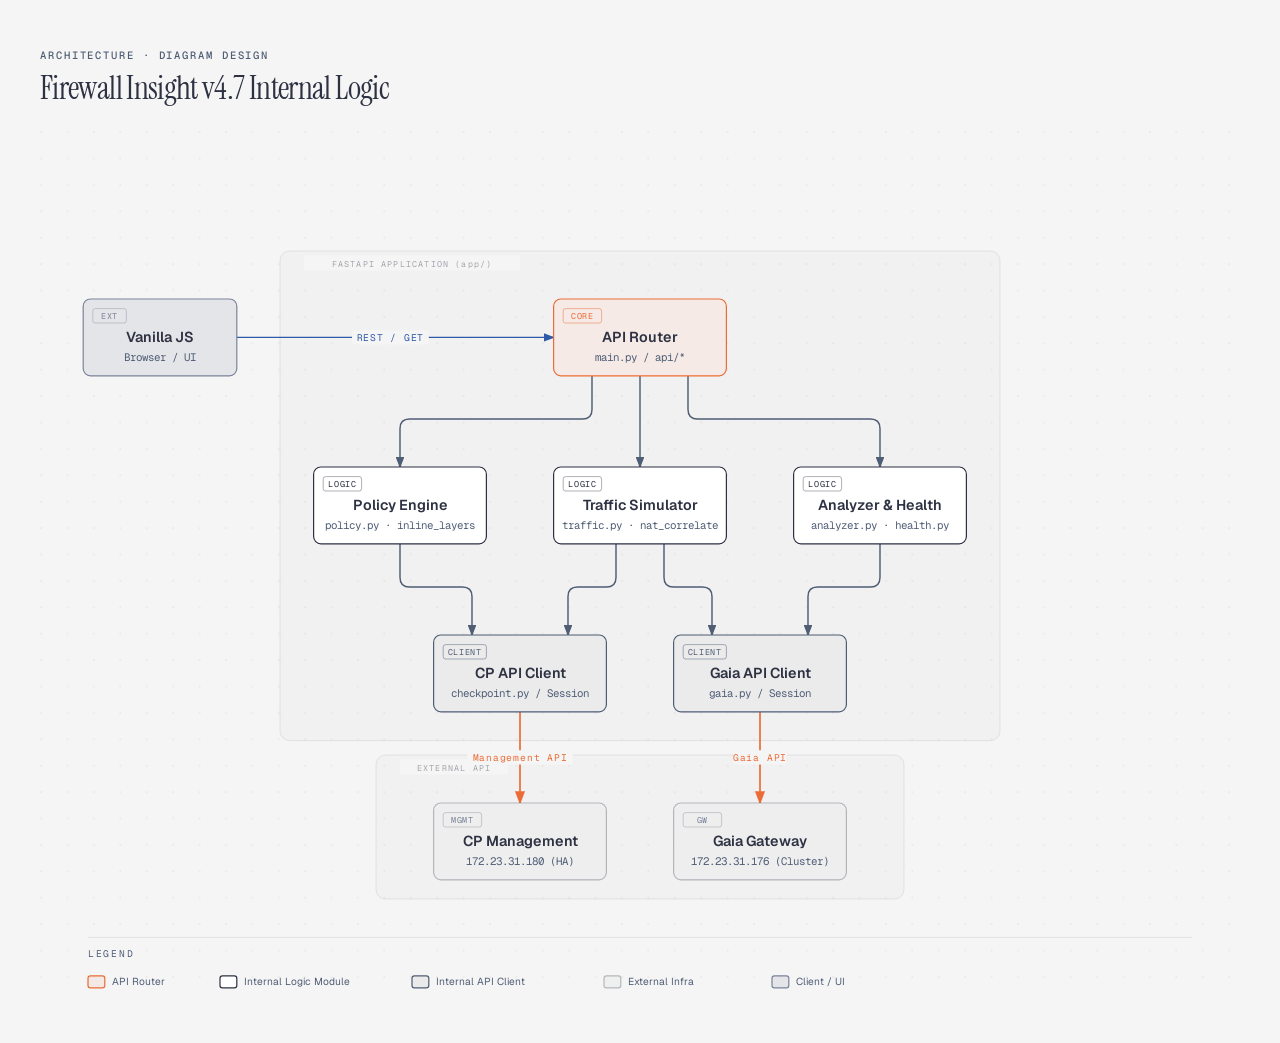
<file: internal-logic.html>
<!DOCTYPE html>
<html lang="en">
<head>
  <meta charset="UTF-8">
  <meta name="viewport" content="width=device-width, initial-scale=1.0">
  <title>Firewall Insight v4.7 · Internal Component Architecture</title>
  <link href="https://fonts.googleapis.com/css2?family=Instrument+Serif:ital@0;1&family=Geist:wght@400;500;600&family=Geist+Mono:wght@400;500;600&display=swap" rel="stylesheet">
  <style>
    *, *::before, *::after { box-sizing: border-box; margin: 0; padding: 0; }
    :root {
      --color-paper:   #f5f5f5;
      --color-ink:     #2d3142;
      --color-muted:   #4f5d75;
      --color-accent:  #eb6c36;
      --font-sans:     'Geist', system-ui, sans-serif;
      --font-serif:    'Instrument Serif', serif;
      --font-mono:     'Geist Mono', ui-monospace, monospace;
    }
    body {
      font-family: var(--font-sans);
      background: var(--color-paper);
      color: var(--color-ink);
      min-height: 100vh;
      display: flex;
      align-items: center;
      justify-content: center;
      padding: 3rem 2rem;
    }
    .frame { max-width: 1200px; width: 100%; }
    .eyebrow {
      font-family: var(--font-mono);
      font-size: 0.66rem;
      font-weight: 500;
      letter-spacing: 0.18em;
      text-transform: uppercase;
      color: var(--color-muted);
      margin-bottom: 0.5rem;
    }
    h1 {
      font-family: var(--font-serif);
      font-size: clamp(1.5rem, 2.4vw + 0.75rem, 2rem);
      font-weight: 400;
      letter-spacing: -0.02em;
      line-height: 1.15;
      color: var(--color-ink);
      margin-bottom: 1.5rem;
    }
    svg { width: 100%; min-width: 900px; display: block; }
  </style>
</head>
<body>
  <div class="frame">
    <p class="eyebrow">Architecture · Diagram Design</p>
    <h1>Firewall Insight v4.7 Internal Logic</h1>
    <svg viewBox="0 0 1000 720" xmlns="http://www.w3.org/2000/svg" role="img" aria-labelledby="architecture-title architecture-desc">
      <title id="architecture-title">Firewall Insight v4.7 Internal Logic</title>
      <desc id="architecture-desc">Detailed component diagram showing internal logic modules of Firewall Insight backend.</desc>
      <defs>
        <pattern id="dots" width="22" height="22" patternUnits="userSpaceOnUse">
          <circle cx="1" cy="1" r="0.9" fill="rgba(45,49,66,0.10)"/>
        </pattern>
        <marker id="arrow" markerWidth="8" markerHeight="6" refX="7" refY="3" orient="auto"><polygon points="0 0, 8 3, 0 6" fill="#4f5d75"/></marker>
        <marker id="arrow-accent" markerWidth="8" markerHeight="6" refX="7" refY="3" orient="auto"><polygon points="0 0, 8 3, 0 6" fill="#eb6c36"/></marker>
        <marker id="arrow-link" markerWidth="8" markerHeight="6" refX="7" refY="3" orient="auto"><polygon points="0 0, 8 3, 0 6" fill="#2e5aa8"/></marker>
      </defs>

      <rect width="100%" height="100%" fill="#f5f5f5"/>
      <rect width="100%" height="100%" fill="url(#dots)" opacity="0.55"/>

      <!-- Zone: FastAPI Application -->
      <rect x="200" y="100" width="600" height="408" rx="8"
            fill="rgba(45,49,66,0.02)" stroke="rgba(45,49,66,0.10)" stroke-width="0.8"/>
      <rect x="220" y="104" width="180" height="12" rx="2" fill="#f5f5f5"/>
      <text x="310" y="113" fill="rgba(45,49,66,0.40)" font-size="7" font-family="'Geist Mono', monospace"
            text-anchor="middle" letter-spacing="0.14em">FASTAPI APPLICATION (app/)</text>

      <!-- Zone: External -->
      <rect x="280" y="520" width="440" height="120" rx="8"
            fill="rgba(45,49,66,0.02)" stroke="rgba(45,49,66,0.10)" stroke-width="0.8"/>
      <rect x="300" y="524" width="90" height="12" rx="2" fill="#f5f5f5"/>
      <text x="345" y="533" fill="rgba(45,49,66,0.40)" font-size="7" font-family="'Geist Mono', monospace"
            text-anchor="middle" letter-spacing="0.14em">EXTERNAL API</text>

      <!-- Arrows -->
      <line x1="164" y1="172" x2="428" y2="172" stroke="#2e5aa8" stroke-width="1.2" marker-end="url(#arrow-link)"/>
      <rect x="260" y="166" width="64" height="12" rx="2" fill="#f5f5f5"/>
      <text x="292" y="175" fill="#2e5aa8" font-size="8" font-family="'Geist Mono', monospace" text-anchor="middle" letter-spacing="0.08em">REST / GET</text>

      <!-- API to Policy -->
      <path d="M 460,204 V 232 Q 460,240 452,240 H 308 Q 300,240 300,248 V 280" fill="none" stroke="#4f5d75" stroke-width="1.2" marker-end="url(#arrow)"/>
      
      <!-- API to Traffic -->
      <path d="M 500,204 V 280" fill="none" stroke="#4f5d75" stroke-width="1.2" marker-end="url(#arrow)"/>
      
      <!-- API to Analyzer -->
      <path d="M 540,204 V 232 Q 540,240 548,240 H 692 Q 700,240 700,248 V 280" fill="none" stroke="#4f5d75" stroke-width="1.2" marker-end="url(#arrow)"/>

      <!-- Policy to Checkpoint -->
      <path d="M 300,344 V 372 Q 300,380 308,380 H 352 Q 360,380 360,388 V 420" fill="none" stroke="#4f5d75" stroke-width="1.2" marker-end="url(#arrow)"/>
      
      <!-- Traffic to Checkpoint -->
      <path d="M 480,344 V 372 Q 480,380 472,380 H 448 Q 440,380 440,388 V 420" fill="none" stroke="#4f5d75" stroke-width="1.2" marker-end="url(#arrow)"/>

      <!-- Traffic to Gaia -->
      <path d="M 520,344 V 372 Q 520,380 528,380 H 552 Q 560,380 560,388 V 420" fill="none" stroke="#4f5d75" stroke-width="1.2" marker-end="url(#arrow)"/>

      <!-- Analyzer to Gaia -->
      <path d="M 700,344 V 372 Q 700,380 692,380 H 648 Q 640,380 640,388 V 420" fill="none" stroke="#4f5d75" stroke-width="1.2" marker-end="url(#arrow)"/>

      <!-- Client to External -->
      <line x1="400" y1="484" x2="400" y2="560" stroke="#eb6c36" stroke-width="1.4" marker-end="url(#arrow-accent)"/>
      <line x1="600" y1="484" x2="600" y2="560" stroke="#eb6c36" stroke-width="1.4" marker-end="url(#arrow-accent)"/>
      
      <rect x="356" y="516" width="88" height="12" rx="2" fill="#f5f5f5"/>
      <text x="400" y="525" fill="#eb6c36" font-size="8" font-family="'Geist Mono', monospace" text-anchor="middle" letter-spacing="0.08em">Management API</text>

      <rect x="578" y="516" width="44" height="12" rx="2" fill="#f5f5f5"/>
      <text x="600" y="525" fill="#eb6c36" font-size="8" font-family="'Geist Mono', monospace" text-anchor="middle" letter-spacing="0.08em">Gaia API</text>

      <!-- Nodes -->

      <!-- Node: Browser -->
      <rect x="36" y="140" width="128" height="64" rx="6" fill="#f5f5f5"/>
      <rect x="36" y="140" width="128" height="64" rx="6" fill="rgba(79,93,117,0.10)" stroke="#7a8399" stroke-width="1"/>
      <rect x="44" y="148" width="28" height="12" rx="2" fill="transparent" stroke="rgba(122,131,153,0.40)" stroke-width="0.8"/>
      <text x="58" y="157" fill="#7a8399" font-size="7" font-family="'Geist Mono', monospace" text-anchor="middle" letter-spacing="0.08em">EXT</text>
      <text x="100" y="176" fill="#2d3142" font-size="12" font-weight="600" font-family="'Geist', sans-serif" text-anchor="middle">Vanilla JS</text>
      <text x="100" y="192" fill="#4f5d75" font-size="9" font-family="'Geist Mono', monospace" text-anchor="middle">Browser / UI</text>

      <!-- Node: API Router -->
      <rect x="428" y="140" width="144" height="64" rx="6" fill="#f5f5f5"/>
      <rect x="428" y="140" width="144" height="64" rx="6" fill="rgba(235,108,54,0.08)" stroke="#eb6c36" stroke-width="1"/>
      <rect x="436" y="148" width="32" height="12" rx="2" fill="transparent" stroke="rgba(235,108,54,0.50)" stroke-width="0.8"/>
      <text x="452" y="157" fill="#eb6c36" font-size="7" font-family="'Geist Mono', monospace" text-anchor="middle" letter-spacing="0.08em">CORE</text>
      <text x="500" y="176" fill="#2d3142" font-size="12" font-weight="600" font-family="'Geist', sans-serif" text-anchor="middle">API Router</text>
      <text x="500" y="192" fill="#4f5d75" font-size="9" font-family="'Geist Mono', monospace" text-anchor="middle">main.py / api/*</text>

      <!-- Node: Policy -->
      <rect x="228" y="280" width="144" height="64" rx="6" fill="#f5f5f5"/>
      <rect x="228" y="280" width="144" height="64" rx="6" fill="#ffffff" stroke="#2d3142" stroke-width="1"/>
      <rect x="236" y="288" width="32" height="12" rx="2" fill="transparent" stroke="rgba(45,49,66,0.40)" stroke-width="0.8"/>
      <text x="252" y="297" fill="#2d3142" font-size="7" font-family="'Geist Mono', monospace" text-anchor="middle" letter-spacing="0.08em">LOGIC</text>
      <text x="300" y="316" fill="#2d3142" font-size="12" font-weight="600" font-family="'Geist', sans-serif" text-anchor="middle">Policy Engine</text>
      <text x="300" y="332" fill="#4f5d75" font-size="9" font-family="'Geist Mono', monospace" text-anchor="middle">policy.py · inline_layers</text>

      <!-- Node: Traffic -->
      <rect x="428" y="280" width="144" height="64" rx="6" fill="#f5f5f5"/>
      <rect x="428" y="280" width="144" height="64" rx="6" fill="#ffffff" stroke="#2d3142" stroke-width="1"/>
      <rect x="436" y="288" width="32" height="12" rx="2" fill="transparent" stroke="rgba(45,49,66,0.40)" stroke-width="0.8"/>
      <text x="452" y="297" fill="#2d3142" font-size="7" font-family="'Geist Mono', monospace" text-anchor="middle" letter-spacing="0.08em">LOGIC</text>
      <text x="500" y="316" fill="#2d3142" font-size="12" font-weight="600" font-family="'Geist', sans-serif" text-anchor="middle">Traffic Simulator</text>
      <text x="500" y="332" fill="#4f5d75" font-size="9" font-family="'Geist Mono', monospace" text-anchor="middle">traffic.py · nat_correlate</text>

      <!-- Node: Analyzer -->
      <rect x="628" y="280" width="144" height="64" rx="6" fill="#f5f5f5"/>
      <rect x="628" y="280" width="144" height="64" rx="6" fill="#ffffff" stroke="#2d3142" stroke-width="1"/>
      <rect x="636" y="288" width="32" height="12" rx="2" fill="transparent" stroke="rgba(45,49,66,0.40)" stroke-width="0.8"/>
      <text x="652" y="297" fill="#2d3142" font-size="7" font-family="'Geist Mono', monospace" text-anchor="middle" letter-spacing="0.08em">LOGIC</text>
      <text x="700" y="316" fill="#2d3142" font-size="12" font-weight="600" font-family="'Geist', sans-serif" text-anchor="middle">Analyzer & Health</text>
      <text x="700" y="332" fill="#4f5d75" font-size="9" font-family="'Geist Mono', monospace" text-anchor="middle">analyzer.py · health.py</text>

      <!-- Node: Checkpoint Client -->
      <rect x="328" y="420" width="144" height="64" rx="6" fill="#f5f5f5"/>
      <rect x="328" y="420" width="144" height="64" rx="6" fill="rgba(45,49,66,0.05)" stroke="#4f5d75" stroke-width="1"/>
      <rect x="336" y="428" width="36" height="12" rx="2" fill="transparent" stroke="rgba(79,93,117,0.50)" stroke-width="0.8"/>
      <text x="354" y="437" fill="#4f5d75" font-size="7" font-family="'Geist Mono', monospace" text-anchor="middle" letter-spacing="0.08em">CLIENT</text>
      <text x="400" y="456" fill="#2d3142" font-size="12" font-weight="600" font-family="'Geist', sans-serif" text-anchor="middle">CP API Client</text>
      <text x="400" y="472" fill="#4f5d75" font-size="9" font-family="'Geist Mono', monospace" text-anchor="middle">checkpoint.py / Session</text>

      <!-- Node: Gaia Client -->
      <rect x="528" y="420" width="144" height="64" rx="6" fill="#f5f5f5"/>
      <rect x="528" y="420" width="144" height="64" rx="6" fill="rgba(45,49,66,0.05)" stroke="#4f5d75" stroke-width="1"/>
      <rect x="536" y="428" width="36" height="12" rx="2" fill="transparent" stroke="rgba(79,93,117,0.50)" stroke-width="0.8"/>
      <text x="554" y="437" fill="#4f5d75" font-size="7" font-family="'Geist Mono', monospace" text-anchor="middle" letter-spacing="0.08em">CLIENT</text>
      <text x="600" y="456" fill="#2d3142" font-size="12" font-weight="600" font-family="'Geist', sans-serif" text-anchor="middle">Gaia API Client</text>
      <text x="600" y="472" fill="#4f5d75" font-size="9" font-family="'Geist Mono', monospace" text-anchor="middle">gaia.py / Session</text>

      <!-- Node: CP Mgmt External -->
      <rect x="328" y="560" width="144" height="64" rx="6" fill="#f5f5f5"/>
      <rect x="328" y="560" width="144" height="64" rx="6" fill="rgba(45,49,66,0.03)" stroke="rgba(45,49,66,0.30)" stroke-width="1"/>
      <rect x="336" y="568" width="32" height="12" rx="2" fill="transparent" stroke="rgba(45,49,66,0.22)" stroke-width="0.8"/>
      <text x="352" y="577" fill="#7a8399" font-size="7" font-family="'Geist Mono', monospace" text-anchor="middle" letter-spacing="0.08em">MGMT</text>
      <text x="400" y="596" fill="#2d3142" font-size="12" font-weight="600" font-family="'Geist', sans-serif" text-anchor="middle">CP Management</text>
      <text x="400" y="612" fill="#4f5d75" font-size="9" font-family="'Geist Mono', monospace" text-anchor="middle">172.23.31.180 (HA)</text>

      <!-- Node: Gaia Gateway External -->
      <rect x="528" y="560" width="144" height="64" rx="6" fill="#f5f5f5"/>
      <rect x="528" y="560" width="144" height="64" rx="6" fill="rgba(45,49,66,0.03)" stroke="rgba(45,49,66,0.30)" stroke-width="1"/>
      <rect x="536" y="568" width="32" height="12" rx="2" fill="transparent" stroke="rgba(45,49,66,0.22)" stroke-width="0.8"/>
      <text x="552" y="577" fill="#7a8399" font-size="7" font-family="'Geist Mono', monospace" text-anchor="middle" letter-spacing="0.08em">GW</text>
      <text x="600" y="596" fill="#2d3142" font-size="12" font-weight="600" font-family="'Geist', sans-serif" text-anchor="middle">Gaia Gateway</text>
      <text x="600" y="612" fill="#4f5d75" font-size="9" font-family="'Geist Mono', monospace" text-anchor="middle">172.23.31.176 (Cluster)</text>

      <!-- Legend strip -->
      <line x1="40" y1="672" x2="960" y2="672" stroke="rgba(45,49,66,0.10)" stroke-width="0.8"/>
      <text x="40" y="688" fill="#4f5d75" font-size="8" font-family="'Geist Mono', monospace" letter-spacing="0.18em">LEGEND</text>

      <rect x="40" y="704" width="14" height="10" rx="2" fill="rgba(235,108,54,0.08)" stroke="#eb6c36" stroke-width="1"/>
      <text x="60" y="712" fill="#4f5d75" font-size="8.5" font-family="'Geist', sans-serif">API Router</text>

      <rect x="150" y="704" width="14" height="10" rx="2" fill="#ffffff" stroke="#2d3142" stroke-width="1"/>
      <text x="170" y="712" fill="#4f5d75" font-size="8.5" font-family="'Geist', sans-serif">Internal Logic Module</text>

      <rect x="310" y="704" width="14" height="10" rx="2" fill="rgba(45,49,66,0.05)" stroke="#4f5d75" stroke-width="1"/>
      <text x="330" y="712" fill="#4f5d75" font-size="8.5" font-family="'Geist', sans-serif">Internal API Client</text>

      <rect x="470" y="704" width="14" height="10" rx="2" fill="rgba(45,49,66,0.03)" stroke="rgba(45,49,66,0.30)" stroke-width="1"/>
      <text x="490" y="712" fill="#4f5d75" font-size="8.5" font-family="'Geist', sans-serif">External Infra</text>

      <rect x="610" y="704" width="14" height="10" rx="2" fill="rgba(79,93,117,0.10)" stroke="#7a8399" stroke-width="1"/>
      <text x="630" y="712" fill="#4f5d75" font-size="8.5" font-family="'Geist', sans-serif">Client / UI</text>
    </svg>
  </div>
</body>
</html>
</file>
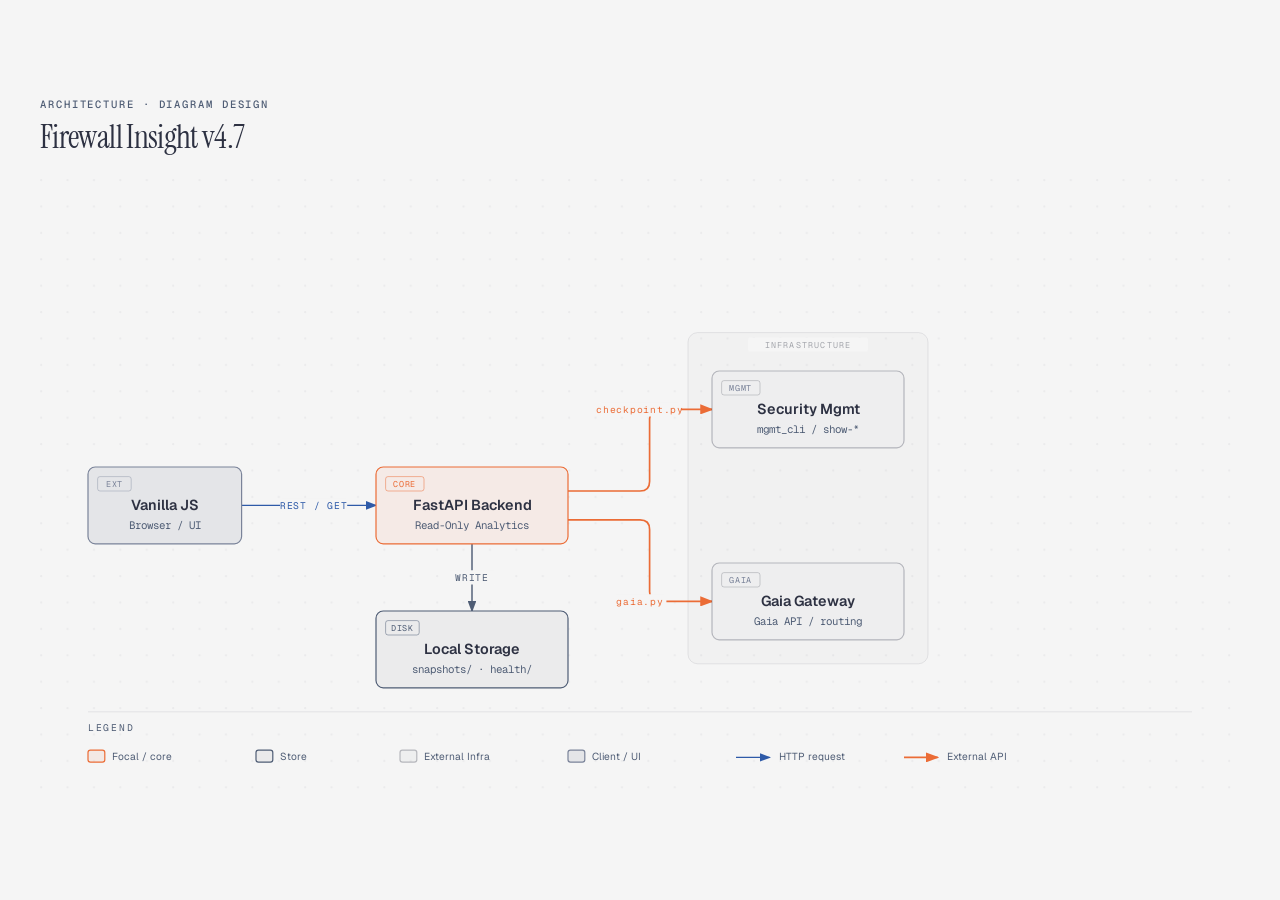
<file: system-architecture.html>
<!DOCTYPE html>
<html lang="en">
<head>
  <meta charset="UTF-8">
  <meta name="viewport" content="width=device-width, initial-scale=1.0">
  <title>Firewall Insight v4.7 · Architecture</title>
  <link href="https://fonts.googleapis.com/css2?family=Instrument+Serif:ital@0;1&family=Geist:wght@400;500;600&family=Geist+Mono:wght@400;500;600&display=swap" rel="stylesheet">
  <style>
    *, *::before, *::after { box-sizing: border-box; margin: 0; padding: 0; }
    :root {
      --color-paper:   #f5f5f5;
      --color-ink:     #2d3142;
      --color-muted:   #4f5d75;
      --color-accent:  #eb6c36;
      --font-sans:     'Geist', system-ui, sans-serif;
      --font-serif:    'Instrument Serif', serif;
      --font-mono:     'Geist Mono', ui-monospace, monospace;
    }
    body {
      font-family: var(--font-sans);
      background: var(--color-paper);
      color: var(--color-ink);
      min-height: 100vh;
      display: flex;
      align-items: center;
      justify-content: center;
      padding: 3rem 2rem;
    }
    .frame { max-width: 1200px; width: 100%; }
    .eyebrow {
      font-family: var(--font-mono);
      font-size: 0.66rem;
      font-weight: 500;
      letter-spacing: 0.18em;
      text-transform: uppercase;
      color: var(--color-muted);
      margin-bottom: 0.5rem;
    }
    h1 {
      font-family: var(--font-serif);
      font-size: clamp(1.5rem, 2.4vw + 0.75rem, 2rem);
      font-weight: 400;
      letter-spacing: -0.02em;
      line-height: 1.15;
      color: var(--color-ink);
      margin-bottom: 1.5rem;
    }
    svg { width: 100%; min-width: 900px; display: block; }
  </style>
</head>
<body>
  <div class="frame">
    <p class="eyebrow">Architecture · Diagram Design</p>
    <h1>Firewall Insight v4.7</h1>
    <svg viewBox="0 0 1000 520" xmlns="http://www.w3.org/2000/svg" role="img" aria-labelledby="architecture-title architecture-desc">
      <title id="architecture-title">Firewall Insight v4.7 Architecture</title>
      <desc id="architecture-desc">Architecture diagram showing Vanilla JS frontend communicating with FastAPI backend, which stores data locally and queries Check Point Management and Gaia Gateway APIs.</desc>
      <defs>
        <pattern id="dots" width="22" height="22" patternUnits="userSpaceOnUse">
          <circle cx="1" cy="1" r="0.9" fill="rgba(45,49,66,0.10)"/>
        </pattern>
        <marker id="arrow" markerWidth="8" markerHeight="6" refX="7" refY="3" orient="auto"><polygon points="0 0, 8 3, 0 6" fill="#4f5d75"/></marker>
        <marker id="arrow-accent" markerWidth="8" markerHeight="6" refX="7" refY="3" orient="auto"><polygon points="0 0, 8 3, 0 6" fill="#eb6c36"/></marker>
        <marker id="arrow-link" markerWidth="8" markerHeight="6" refX="7" refY="3" orient="auto"><polygon points="0 0, 8 3, 0 6" fill="#2e5aa8"/></marker>
      </defs>

      <rect width="100%" height="100%" fill="#f5f5f5"/>
      <rect width="100%" height="100%" fill="url(#dots)" opacity="0.55"/>

      <!-- Zone: Check Point Infra -->
      <rect x="540" y="128" width="200" height="276" rx="8"
            fill="rgba(45,49,66,0.02)" stroke="rgba(45,49,66,0.10)" stroke-width="0.8"/>
      <rect x="590" y="132" width="100" height="12" rx="2" fill="#f5f5f5"/>
      <text x="640" y="141" fill="rgba(45,49,66,0.40)" font-size="7" font-family="'Geist Mono', monospace"
            text-anchor="middle" letter-spacing="0.14em">INFRASTRUCTURE</text>

      <!-- Arrows first (behind boxes) -->
      <line x1="168" y1="272" x2="280" y2="272" stroke="#2e5aa8" stroke-width="1.2" marker-end="url(#arrow-link)"/>
      <line x1="360" y1="304" x2="360" y2="360" stroke="#4f5d75" stroke-width="1.2" marker-end="url(#arrow)"/>
      
      <path d="M 440,260 H 500 Q 508,260 508,252 V 200 Q 508,192 516,192 H 560" 
            fill="none" stroke="#eb6c36" stroke-width="1.4" marker-end="url(#arrow-accent)"/>
            
      <path d="M 440,284 H 500 Q 508,284 508,292 V 344 Q 508,352 516,352 H 560" 
            fill="none" stroke="#eb6c36" stroke-width="1.4" marker-end="url(#arrow-accent)"/>

      <!-- Arrow labels -->
      <rect x="200" y="266" width="56" height="12" rx="2" fill="#f5f5f5"/>
      <text x="228" y="275" fill="#2e5aa8" font-size="8" font-family="'Geist Mono', monospace" text-anchor="middle" letter-spacing="0.08em">REST / GET</text>

      <rect x="466" y="186" width="68" height="12" rx="2" fill="#f5f5f5"/>
      <text x="500" y="195" fill="#eb6c36" font-size="8" font-family="'Geist Mono', monospace" text-anchor="middle" letter-spacing="0.08em">checkpoint.py</text>

      <rect x="478" y="346" width="44" height="12" rx="2" fill="#f5f5f5"/>
      <text x="500" y="355" fill="#eb6c36" font-size="8" font-family="'Geist Mono', monospace" text-anchor="middle" letter-spacing="0.08em">gaia.py</text>

      <rect x="340" y="326" width="40" height="12" rx="2" fill="#f5f5f5"/>
      <text x="360" y="335" fill="#4f5d75" font-size="8" font-family="'Geist Mono', monospace" text-anchor="middle" letter-spacing="0.08em">WRITE</text>

      <!-- Node: Browser -->
      <rect x="40" y="240" width="128" height="64" rx="6" fill="#f5f5f5"/>
      <rect x="40" y="240" width="128" height="64" rx="6" fill="rgba(79,93,117,0.10)" stroke="#7a8399" stroke-width="1"/>
      <rect x="48" y="248" width="28" height="12" rx="2" fill="transparent" stroke="rgba(122,131,153,0.40)" stroke-width="0.8"/>
      <text x="62" y="257" fill="#7a8399" font-size="7" font-family="'Geist Mono', monospace" text-anchor="middle" letter-spacing="0.08em">EXT</text>
      <text x="104" y="276" fill="#2d3142" font-size="12" font-weight="600" font-family="'Geist', sans-serif" text-anchor="middle">Vanilla JS</text>
      <text x="104" y="292" fill="#4f5d75" font-size="9" font-family="'Geist Mono', monospace" text-anchor="middle">Browser / UI</text>

      <!-- Node: FastAPI -->
      <rect x="280" y="240" width="160" height="64" rx="6" fill="#f5f5f5"/>
      <rect x="280" y="240" width="160" height="64" rx="6" fill="rgba(235,108,54,0.08)" stroke="#eb6c36" stroke-width="1"/>
      <rect x="288" y="248" width="32" height="12" rx="2" fill="transparent" stroke="rgba(235,108,54,0.50)" stroke-width="0.8"/>
      <text x="304" y="257" fill="#eb6c36" font-size="7" font-family="'Geist Mono', monospace" text-anchor="middle" letter-spacing="0.08em">CORE</text>
      <text x="360" y="276" fill="#2d3142" font-size="12" font-weight="600" font-family="'Geist', sans-serif" text-anchor="middle">FastAPI Backend</text>
      <text x="360" y="292" fill="#4f5d75" font-size="9" font-family="'Geist Mono', monospace" text-anchor="middle">Read-Only Analytics</text>

      <!-- Node: Storage -->
      <rect x="280" y="360" width="160" height="64" rx="6" fill="#f5f5f5"/>
      <rect x="280" y="360" width="160" height="64" rx="6" fill="rgba(45,49,66,0.05)" stroke="#4f5d75" stroke-width="1"/>
      <rect x="288" y="368" width="28" height="12" rx="2" fill="transparent" stroke="rgba(79,93,117,0.50)" stroke-width="0.8"/>
      <text x="302" y="377" fill="#4f5d75" font-size="7" font-family="'Geist Mono', monospace" text-anchor="middle" letter-spacing="0.08em">DISK</text>
      <text x="360" y="396" fill="#2d3142" font-size="12" font-weight="600" font-family="'Geist', sans-serif" text-anchor="middle">Local Storage</text>
      <text x="360" y="412" fill="#4f5d75" font-size="9" font-family="'Geist Mono', monospace" text-anchor="middle">snapshots/ · health/</text>

      <!-- Node: Mgmt -->
      <rect x="560" y="160" width="160" height="64" rx="6" fill="#f5f5f5"/>
      <rect x="560" y="160" width="160" height="64" rx="6" fill="rgba(45,49,66,0.03)" stroke="rgba(45,49,66,0.30)" stroke-width="1"/>
      <rect x="568" y="168" width="32" height="12" rx="2" fill="transparent" stroke="rgba(45,49,66,0.22)" stroke-width="0.8"/>
      <text x="584" y="177" fill="#7a8399" font-size="7" font-family="'Geist Mono', monospace" text-anchor="middle" letter-spacing="0.08em">MGMT</text>
      <text x="640" y="196" fill="#2d3142" font-size="12" font-weight="600" font-family="'Geist', sans-serif" text-anchor="middle">Security Mgmt</text>
      <text x="640" y="212" fill="#4f5d75" font-size="9" font-family="'Geist Mono', monospace" text-anchor="middle">mgmt_cli / show-*</text>

      <!-- Node: Gaia -->
      <rect x="560" y="320" width="160" height="64" rx="6" fill="#f5f5f5"/>
      <rect x="560" y="320" width="160" height="64" rx="6" fill="rgba(45,49,66,0.03)" stroke="rgba(45,49,66,0.30)" stroke-width="1"/>
      <rect x="568" y="328" width="32" height="12" rx="2" fill="transparent" stroke="rgba(45,49,66,0.22)" stroke-width="0.8"/>
      <text x="584" y="337" fill="#7a8399" font-size="7" font-family="'Geist Mono', monospace" text-anchor="middle" letter-spacing="0.08em">GAIA</text>
      <text x="640" y="356" fill="#2d3142" font-size="12" font-weight="600" font-family="'Geist', sans-serif" text-anchor="middle">Gaia Gateway</text>
      <text x="640" y="372" fill="#4f5d75" font-size="9" font-family="'Geist Mono', monospace" text-anchor="middle">Gaia API / routing</text>

      <!-- Legend strip -->
      <line x1="40" y1="444" x2="960" y2="444" stroke="rgba(45,49,66,0.10)" stroke-width="0.8"/>
      <text x="40" y="460" fill="#4f5d75" font-size="8" font-family="'Geist Mono', monospace" letter-spacing="0.18em">LEGEND</text>

      <rect x="40" y="476" width="14" height="10" rx="2" fill="rgba(235,108,54,0.08)" stroke="#eb6c36" stroke-width="1"/>
      <text x="60" y="484" fill="#4f5d75" font-size="8.5" font-family="'Geist', sans-serif">Focal / core</text>

      <rect x="180" y="476" width="14" height="10" rx="2" fill="rgba(45,49,66,0.05)" stroke="#4f5d75" stroke-width="1"/>
      <text x="200" y="484" fill="#4f5d75" font-size="8.5" font-family="'Geist', sans-serif">Store</text>

      <rect x="300" y="476" width="14" height="10" rx="2" fill="rgba(45,49,66,0.03)" stroke="rgba(45,49,66,0.30)" stroke-width="1"/>
      <text x="320" y="484" fill="#4f5d75" font-size="8.5" font-family="'Geist', sans-serif">External Infra</text>

      <rect x="440" y="476" width="14" height="10" rx="2" fill="rgba(79,93,117,0.10)" stroke="#7a8399" stroke-width="1"/>
      <text x="460" y="484" fill="#4f5d75" font-size="8.5" font-family="'Geist', sans-serif">Client / UI</text>

      <line x1="580" y1="482" x2="608" y2="482" stroke="#2e5aa8" stroke-width="1.2" marker-end="url(#arrow-link)"/>
      <text x="616" y="484" fill="#4f5d75" font-size="8.5" font-family="'Geist', sans-serif">HTTP request</text>

      <line x1="720" y1="482" x2="748" y2="482" stroke="#eb6c36" stroke-width="1.4" marker-end="url(#arrow-accent)"/>
      <text x="756" y="484" fill="#4f5d75" font-size="8.5" font-family="'Geist', sans-serif">External API</text>
    </svg>
  </div>
</body>
</html>
</file>
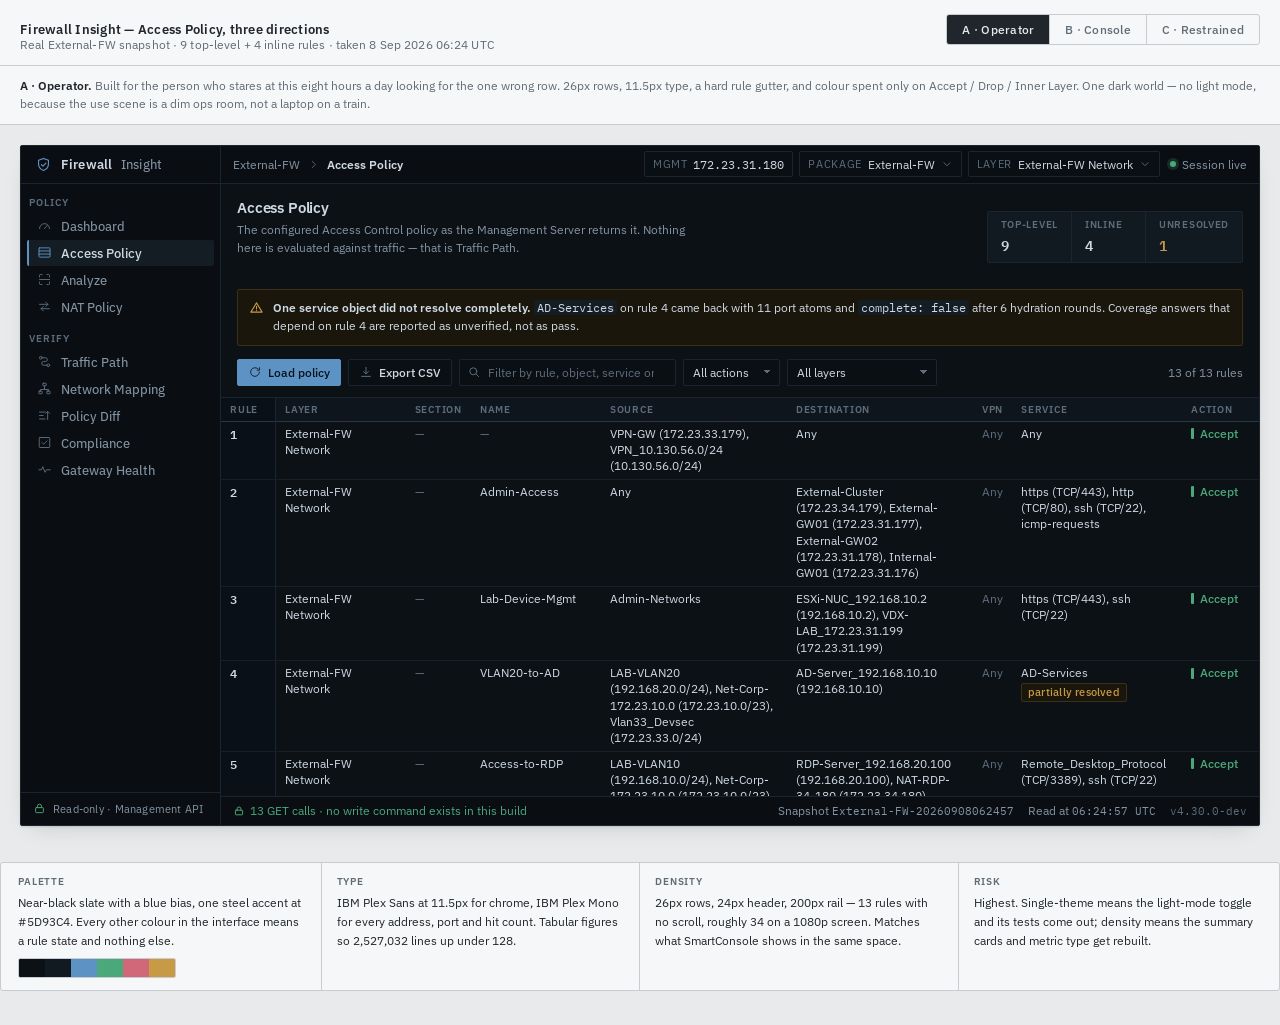
<file: _rejected-v4.30-frontend/docs/design-previews/access-policy-directions.html>
<!doctype html>
<html lang="en">
<head>
<meta charset="utf-8">
<meta name="viewport" content="width=device-width,initial-scale=1">
<style>html{color-scheme:light dark}body{margin:0}img{max-width:100%}[hidden]{display:none!important}</style>
<title>Access Policy Direction Study</title>
<link rel="preconnect" href="https://fonts.googleapis.com">
<link rel="preconnect" href="https://fonts.gstatic.com" crossorigin>
<link href="https://fonts.googleapis.com/css2?family=IBM+Plex+Sans:wght@400;450;500;600;700&family=IBM+Plex+Mono:wght@400;500;600&family=IBM+Plex+Sans+Thai:wght@400;500;600&display=swap" rel="stylesheet">

</head>
<body>
<style>
/* ============================================================
   Firewall Insight — Access Policy · direction study
   Three candidate visual worlds for the v4.30 frontend rebuild.
   Data: External-FW snapshot 2026-09-08T06:24:57+00:00 (13 rules).
   ============================================================ */

/* ---- preview harness (deliberately NOT part of any direction) ---- */
:root{
  --hz-bg:#e8eaec; --hz-fg:#20262c; --hz-line:#c6ccd2; --hz-panel:#f6f7f8; --hz-mut:#5f6b76;
}
:root:not([data-theme="light"]){}
@media (prefers-color-scheme: dark){
  :root:not([data-theme="light"]){ --hz-bg:#15181b; --hz-fg:#dfe4e8; --hz-line:#2c3238; --hz-panel:#1d2126; --hz-mut:#8a949e; }
}
:root[data-theme="dark"]{ --hz-bg:#15181b; --hz-fg:#dfe4e8; --hz-line:#2c3238; --hz-panel:#1d2126; --hz-mut:#8a949e; }

*{box-sizing:border-box}
body{
  margin:0; background:var(--hz-bg); color:var(--hz-fg);
  font-family:'IBM Plex Sans','IBM Plex Sans Thai',system-ui,-apple-system,'Segoe UI',sans-serif;
  -webkit-font-smoothing:antialiased;
}
.hz{
  display:flex; align-items:baseline; gap:18px; flex-wrap:wrap;
  padding:14px 20px 13px; border-bottom:1px solid var(--hz-line); background:var(--hz-panel);
  position:sticky; top:0; z-index:60;
}
.hz-title{font-size:12.5px;font-weight:600;letter-spacing:.02em}
.hz-title b{font-weight:600}
.hz-sub{font-size:11.5px;color:var(--hz-mut);letter-spacing:.01em}
.hz-tabs{display:flex;gap:0;margin-left:auto;border:1px solid var(--hz-line);border-radius:3px;overflow:hidden}
.hz-tabs button{
  appearance:none;border:0;border-right:1px solid var(--hz-line);background:transparent;
  color:var(--hz-mut);font:inherit;font-size:11.5px;font-weight:500;letter-spacing:.02em;
  padding:7px 15px;cursor:pointer;white-space:nowrap;
}
.hz-tabs button:last-child{border-right:0}
.hz-tabs button:hover{color:var(--hz-fg)}
.hz-tabs button[aria-selected="true"]{background:var(--hz-fg);color:var(--hz-bg)}
.hz-tabs button:focus-visible{outline:2px solid #2f6f9f;outline-offset:-2px}

.hz-note{
  padding:11px 20px;font-size:11.5px;line-height:1.55;color:var(--hz-mut);
  border-bottom:1px solid var(--hz-line);background:var(--hz-panel);
}
.hz-note strong{color:var(--hz-fg);font-weight:600}

.stage{padding:20px; display:flex; justify-content:center}
.stage > .fi{width:100%;max-width:1460px}

/* ============================================================
   SHARED APP STRUCTURE — one markup, three worlds.
   Every color below comes from a token redefined per direction.
   ============================================================ */
.fi{
  --r:3px;
  --row-h:30px; --cell-y:6px; --cell-x:10px; --tsize:12.5px;
  border:1px solid var(--line);
  background:var(--bg); color:var(--text);
  border-radius:var(--r);
  overflow:hidden;
  box-shadow:0 1px 2px rgba(8,14,20,.10), 0 8px 24px -12px rgba(8,14,20,.22);
  font-size:13px;
}
.fi ::selection{background:var(--sel);color:var(--text)}
.fi *{scrollbar-color:var(--scroll) transparent;scrollbar-width:thin}
.fi *::-webkit-scrollbar{width:11px;height:11px}
.fi *::-webkit-scrollbar-thumb{background:var(--scroll);border:3px solid var(--bg);border-radius:6px}
.fi *::-webkit-scrollbar-track{background:transparent}
.fi :focus-visible{outline:2px solid var(--accent);outline-offset:1px}

.shell{display:grid;grid-template-columns:var(--nav-w,214px) minmax(0,1fr);min-height:660px}

/* ---- side navigation ---- */
.nav{background:var(--nav);border-right:1px solid var(--line);display:flex;flex-direction:column;min-width:0}
.nav-brand{
  display:flex;align-items:center;gap:9px;
  padding:0 14px;height:var(--bar-h,42px);border-bottom:1px solid var(--line);
  font-weight:600;font-size:13px;letter-spacing:-.005em;color:var(--text);
}
.nav-brand svg{color:var(--accent);flex:none}
.nav-brand em{font-style:normal;color:var(--muted);font-weight:450}
.nav-group{padding:12px 8px 4px;font-size:10px;font-weight:600;letter-spacing:.09em;text-transform:uppercase;color:var(--faint)}
.nav ul{list-style:none;margin:0;padding:0 6px;display:flex;flex-direction:column;gap:1px}
.nav a{
  display:flex;align-items:center;gap:9px;
  padding:0 8px;height:var(--nav-h,28px);border-radius:2px;
  color:var(--muted);text-decoration:none;font-size:12.5px;font-weight:450;
  border-left:2px solid transparent;
}
.nav a svg{flex:none;color:var(--faint)}
.nav a:hover{background:var(--hover);color:var(--text)}
.nav a[aria-current="page"]{background:var(--nav-on);color:var(--text);font-weight:500;border-left-color:var(--accent)}
.nav a[aria-current="page"] svg{color:var(--accent)}
.nav-foot{margin-top:auto;border-top:1px solid var(--line);padding:9px 12px;display:flex;align-items:center;gap:7px}
.nav-foot svg{color:var(--good);flex:none}
.nav-foot span{font-size:10.5px;letter-spacing:.02em;color:var(--muted)}

/* ---- main column ---- */
.main{display:flex;flex-direction:column;min-width:0;background:var(--bg)}

.topbar{
  height:var(--bar-h,42px);border-bottom:1px solid var(--line);background:var(--chrome);
  display:flex;align-items:center;gap:10px;padding:0 12px;min-width:0;
}
.crumbs{display:flex;align-items:center;gap:7px;font-size:12px;color:var(--muted);min-width:0}
.crumbs b{font-weight:600;color:var(--text)}
.crumbs svg{color:var(--faint)}
.ctx{display:flex;align-items:center;gap:6px;margin-left:auto;min-width:0}
.field{
  display:flex;align-items:center;gap:6px;height:26px;padding:0 8px;
  border:1px solid var(--line);border-radius:2px;background:var(--input);
  font-size:12px;color:var(--text);white-space:nowrap;
}
.field .k{color:var(--faint);font-size:10.5px;letter-spacing:.06em;text-transform:uppercase}
.field svg{color:var(--faint)}
.conn{display:flex;align-items:center;gap:6px;font-size:11.5px;color:var(--muted);padding-left:4px}
.dot{width:6px;height:6px;border-radius:50%;background:var(--good);box-shadow:0 0 0 3px var(--good-soft);flex:none}

/* ---- page head ---- */
.head{padding:14px 16px 0;display:flex;align-items:flex-start;gap:16px;flex-wrap:wrap}
.head h1{margin:0;font-size:16px;font-weight:600;letter-spacing:-.01em}
.head p{margin:4px 0 0;font-size:12px;color:var(--muted);max-width:66ch;line-height:1.5}
.counts{margin-left:auto;display:flex;gap:0;border:1px solid var(--line);border-radius:2px;overflow:hidden;background:var(--panel)}
.counts div{padding:6px 13px;border-right:1px solid var(--line);min-width:74px}
.counts div:last-child{border-right:0}
.counts dt{font-size:10px;font-weight:600;letter-spacing:.07em;text-transform:uppercase;color:var(--faint);margin:0}
.counts dd{margin:2px 0 0;font-size:15px;font-weight:600;font-variant-numeric:tabular-nums;font-family:'IBM Plex Mono',ui-monospace,monospace}
.counts .flag dd{color:var(--warn)}

/* ---- notice (data_quality) ---- */
.notice{
  margin:13px 16px 0;display:flex;gap:9px;align-items:flex-start;
  border:1px solid var(--warn-line);background:var(--warn-soft);
  border-radius:2px;padding:9px 11px;
}
.notice svg{color:var(--warn);flex:none;margin-top:1px}
.notice p{margin:0;font-size:12px;line-height:1.55;color:var(--text)}
.notice b{font-weight:600}
.notice code{font-family:'IBM Plex Mono',ui-monospace,monospace;font-size:11.5px;background:var(--code);padding:0 3px;border-radius:2px}

/* ---- toolbar ---- */
.tools{
  margin:13px 0 0;padding:0 16px 11px;display:flex;align-items:center;gap:7px;flex-wrap:wrap;
  border-bottom:1px solid var(--line);
}
.btn{
  display:inline-flex;align-items:center;gap:6px;height:27px;padding:0 10px;
  border:1px solid var(--line);border-radius:2px;background:var(--input);color:var(--text);
  font:inherit;font-size:12px;font-weight:500;cursor:pointer;white-space:nowrap;
}
.btn svg{color:var(--faint)}
.btn:hover{background:var(--hover);border-color:var(--line-str)}
.btn.pri{background:var(--accent);border-color:var(--accent);color:var(--on-accent)}
.btn.pri svg{color:currentColor;opacity:.85}
.btn.pri:hover{background:var(--accent-hi);border-color:var(--accent-hi)}
.search{position:relative;flex:1;min-width:190px;max-width:330px}
.search svg{position:absolute;left:8px;top:50%;transform:translateY(-50%);color:var(--faint);pointer-events:none}
.search input{
  width:100%;height:27px;padding:0 9px 0 28px;border:1px solid var(--line);border-radius:2px;
  background:var(--input);color:var(--text);font:inherit;font-size:12px;
}
.search input::placeholder{color:var(--faint)}
.sel{
  height:27px;padding:0 24px 0 9px;border:1px solid var(--line);border-radius:2px;
  background:var(--input) no-repeat right 8px center;color:var(--text);font:inherit;font-size:12px;
  appearance:none;
  background-image:linear-gradient(45deg,transparent 50%,var(--faint) 50%),linear-gradient(135deg,var(--faint) 50%,transparent 50%);
  background-position:right 12px center,right 8px center;background-size:4px 4px,4px 4px;background-repeat:no-repeat;
}
.spacer{flex:1}
.rowcount{font-size:11.5px;color:var(--muted);font-variant-numeric:tabular-nums;white-space:nowrap}

/* ---- table ---- */
.grid{overflow:auto;max-height:var(--grid-h,404px)}
table{border-collapse:separate;border-spacing:0;width:100%;min-width:1240px;font-size:var(--tsize)}
thead th{
  position:sticky;top:0;z-index:4;
  background:var(--thead);color:var(--faint);
  font-size:10px;font-weight:600;letter-spacing:.075em;text-transform:uppercase;
  text-align:left;padding:0 var(--cell-x);height:var(--head-h,27px);white-space:nowrap;
  border-bottom:1px solid var(--line-str);
}
tbody td{
  padding:var(--cell-y) var(--cell-x);vertical-align:top;line-height:1.42;
  border-bottom:1px solid var(--line);
}
tbody tr:hover td{background:var(--hover)}
.mono{font-family:'IBM Plex Mono',ui-monospace,'Cascadia Mono',monospace;font-variant-numeric:tabular-nums}
.num{text-align:right;font-family:'IBM Plex Mono',ui-monospace,monospace;font-variant-numeric:tabular-nums;white-space:nowrap}
.dim{color:var(--faint)}
.sub{display:block;font-size:11px;color:var(--muted);margin-top:2px}

/* rule gutter */
.c-rule{width:1%;white-space:nowrap;border-right:1px solid var(--line);background:var(--gutter)}
.c-rule .n{font-family:'IBM Plex Mono',ui-monospace,monospace;font-weight:600;font-variant-numeric:tabular-nums}
.c-name{min-width:130px}
.c-obj{min-width:186px}
.c-svc{min-width:170px}
.c-hits{text-align:right}

/* action encoded in form as well as color */
.act{display:inline-flex;align-items:center;gap:6px;font-weight:500;white-space:nowrap}
.act::before{content:"";width:3px;height:11px;border-radius:1px;background:currentColor;flex:none}
.act.accept{color:var(--good)}
.act.drop{color:var(--bad)}
.act.inner{color:var(--link)}
.act.inner::before{background:repeating-linear-gradient(to bottom,currentColor 0 2px,transparent 2px 4px)}

.tag{
  display:inline-block;padding:1px 6px;border:1px solid var(--line-str);border-radius:2px;
  font-size:10.5px;font-weight:500;letter-spacing:.02em;color:var(--muted);background:var(--panel);
  white-space:nowrap;
}
.tag.inline{color:var(--link);border-color:var(--link-line);background:var(--link-soft)}
.tag.zero{color:var(--warn);border-color:var(--warn-line);background:var(--warn-soft)}
.tag.partial{color:var(--warn);border-color:var(--warn-line);background:var(--warn-soft)}

/* inline-layer hierarchy */
tr.parent td{background:var(--parent)}
tr.parent .c-rule{box-shadow:inset 2px 0 0 var(--link)}
tr.child td{background:var(--child)}
tr.child .c-rule{box-shadow:inset 2px 0 0 var(--link)}
tr.child .c-rule .n{padding-left:15px;position:relative;display:inline-block}
tr.child .c-rule .n::before{
  content:"";position:absolute;left:4px;top:-7px;bottom:50%;width:1px;background:var(--link-line);
}
tr.child .c-rule .n::after{
  content:"";position:absolute;left:4px;top:50%;width:7px;height:1px;background:var(--link-line);
}
tr.child-last .c-rule .n::before{bottom:50%}

/* ---- status bar ---- */
.statusbar{
  margin-top:auto;border-top:1px solid var(--line);background:var(--chrome);
  height:29px;display:flex;align-items:center;gap:14px;padding:0 12px;
  font-size:11.5px;color:var(--muted);
}
.statusbar .mono{font-size:11px}
.statusbar .right{margin-left:auto;display:flex;align-items:center;gap:14px}
.statusbar .ok{color:var(--good);display:inline-flex;align-items:center;gap:5px}

/* ============================================================
   DIRECTION A — "Operator"
   The 3 a.m. NOC screen. SmartConsole density, one dark world,
   colour reserved entirely for rule state.
   ============================================================ */
.fi.a{
  --bg:#0c1116; --nav:#0a0e13; --nav-on:#141c24; --chrome:#0a0e13; --panel:#111921;
  --thead:#0e151c; --gutter:#0a1017; --input:#0a0f14; --code:#141c24;
  --line:#1b2530; --line-str:#293643; --hover:#141d26;
  --text:#ced9e3; --muted:#8494a3; --faint:#5d6d7c;
  --accent:#5d93c4; --accent-hi:#74a5d2; --on-accent:#08121b; --sel:#1c3040;
  --scroll:#26323e;
  --good:#4aa87a; --good-soft:rgba(74,168,122,.20); --bad:#d1687a; --warn:#c79a45;
  --warn-line:#3c3018; --warn-soft:#1a160c;
  --link:#5d93c4; --link-line:#2b4a66; --link-soft:#101c27;
  --parent:#0f161d; --child:#0b1218;
  --row-h:26px; --cell-y:4px; --cell-x:9px; --tsize:11.5px; --nav-h:26px; --bar-h:38px;
  --head-h:24px; --nav-w:200px; --r:2px; --grid-h:398px;
  border-color:#1b2530;
}
.fi.a .head h1{font-size:15px}
.fi.a tbody td{border-bottom-color:#161f28}
.fi.a table{min-width:1200px}
.fi.a .counts dd{font-size:14px}
.fi.a .nav-brand{letter-spacing:.01em}

/* ============================================================
   DIRECTION B — "Console"
   Daylight enterprise SaaS. Paper-white grid, slate chrome,
   one deep steel accent; breathing room without losing the row count.
   ============================================================ */
.fi.b{
  --bg:#ffffff; --nav:#f4f6f8; --nav-on:#e6ecf1; --chrome:#fbfcfd; --panel:#f7f9fa;
  --thead:#f4f6f8; --gutter:#fafbfc; --input:#ffffff; --code:#eef2f5;
  --line:#dde4ea; --line-str:#c3cdd6; --hover:#f2f6f9;
  --text:#15202b; --muted:#54646f; --faint:#7d8c98;
  --accent:#1f5f8b; --accent-hi:#19506f; --on-accent:#ffffff; --sel:#cfe1ee;
  --scroll:#c6d0d9;
  --good:#1f7a4d; --good-soft:rgba(31,122,77,.16); --bad:#b4232f; --warn:#8a5a08;
  --warn-line:#e6d2a8; --warn-soft:#fdf7e8;
  --link:#1f5f8b; --link-line:#b7cfe0; --link-soft:#f0f6fa;
  --parent:#fafcfd; --child:#f6f9fb;
  --row-h:36px; --cell-y:8px; --cell-x:12px; --tsize:12.5px; --nav-h:30px; --bar-h:46px;
  --head-h:31px; --nav-w:222px; --r:4px; --grid-h:430px;
}
.fi.b{box-shadow:0 1px 2px rgba(21,32,43,.06),0 14px 34px -18px rgba(21,32,43,.24)}
.fi.b .head{padding-top:17px}
.fi.b .head h1{font-size:17px}
.fi.b .btn,.fi.b .sel,.fi.b .search input,.fi.b .field{border-radius:3px;height:29px}
.fi.b .counts{border-radius:3px}
.fi.b .nav a{border-radius:3px}

/* ============================================================
   DIRECTION C — "Restrained"
   The current shell, told the truth. Same layout the team knows,
   with the violet, the gradients and the round corners removed.
   Ships light and dark, because this one has to live in both.
   ============================================================ */
.fi.c{
  --bg:#ffffff; --nav:#f6f7f9; --nav-on:#eceff3; --chrome:#fcfcfd; --panel:#f8f9fb;
  --thead:#f6f7f9; --gutter:#fbfbfc; --input:#ffffff; --code:#eff1f4;
  --line:#e0e3e8; --line-str:#c8cdd5; --hover:#f4f6f8;
  --text:#1b1f26; --muted:#5a626d; --faint:#828b96;
  --accent:#39699a; --accent-hi:#2e5883; --on-accent:#ffffff; --sel:#d5e3f0;
  --scroll:#ccd2da;
  --good:#26734d; --good-soft:rgba(38,115,77,.16); --bad:#a72b38; --warn:#8a6012;
  --warn-line:#e5d5ac; --warn-soft:#fdf8ec;
  --link:#39699a; --link-line:#bdd0e2; --link-soft:#f2f6fa;
  --parent:#fbfcfd; --child:#f7f9fb;
  --row-h:32px; --cell-y:7px; --cell-x:11px; --tsize:12.5px; --nav-h:29px; --bar-h:42px;
  --head-h:28px; --nav-w:214px; --r:3px; --grid-h:414px;
}
@media (prefers-color-scheme: dark){
  :root:not([data-theme="light"]) .fi.c{
    --bg:#14171b; --nav:#101317; --nav-on:#1c2127; --chrome:#101317; --panel:#191d22;
    --thead:#161a1f; --gutter:#12161a; --input:#101317; --code:#1c2127;
    --line:#252b32; --line-str:#343c45; --hover:#1b2026;
    --text:#d5dae0; --muted:#8a949f; --faint:#67717c;
    --accent:#6b9ac9; --accent-hi:#82abd6; --on-accent:#0c1116; --sel:#22333f;
    --scroll:#2e353d;
    --good:#4ea77c; --good-soft:rgba(78,167,124,.20); --bad:#d0697a; --warn:#c69a4a;
    --warn-line:#3a3018; --warn-soft:#191610;
    --link:#6b9ac9; --link-line:#31485e; --link-soft:#141c24;
    --parent:#171b20; --child:#12161a;
  }
}
:root[data-theme="dark"] .fi.c{
  --bg:#14171b; --nav:#101317; --nav-on:#1c2127; --chrome:#101317; --panel:#191d22;
  --thead:#161a1f; --gutter:#12161a; --input:#101317; --code:#1c2127;
  --line:#252b32; --line-str:#343c45; --hover:#1b2026;
  --text:#d5dae0; --muted:#8a949f; --faint:#67717c;
  --accent:#6b9ac9; --accent-hi:#82abd6; --on-accent:#0c1116; --sel:#22333f;
  --scroll:#2e353d;
  --good:#4ea77c; --good-soft:rgba(78,167,124,.20); --bad:#d0697a; --warn:#c69a4a;
  --warn-line:#3a3018; --warn-soft:#191610;
  --link:#6b9ac9; --link-line:#31485e; --link-soft:#141c24;
  --parent:#171b20; --child:#12161a;
}

/* ---- direction rationale card under each stage ---- */
.why{
  max-width:1460px;margin:16px auto 34px;padding:0 2px;
  display:grid;grid-template-columns:repeat(auto-fit,minmax(240px,1fr));gap:0;
  border:1px solid var(--hz-line);border-radius:3px;overflow:hidden;background:var(--hz-panel);
}
.why section{padding:12px 15px;border-right:1px solid var(--hz-line)}
.why section:last-child{border-right:0}
.why h3{margin:0 0 5px;font-size:10px;font-weight:600;letter-spacing:.085em;text-transform:uppercase;color:var(--hz-mut)}
.why p{margin:0;font-size:12px;line-height:1.6}
.why .swatches{display:flex;gap:0;margin-top:8px;border:1px solid var(--hz-line);border-radius:2px;overflow:hidden;width:max-content}
.why .swatches i{display:block;width:26px;height:18px}

.panelhide{display:none}
@media (max-width:760px){
  .shell{grid-template-columns:1fr}
  .nav{display:none}
  .hz{position:static}
}
@media (prefers-reduced-motion:reduce){*{transition:none!important;animation:none!important}}
</style>

<svg width="0" height="0" style="position:absolute" aria-hidden="true">
  <defs>
    <g id="i-gauge"><path d="M4 17a8 8 0 1 1 16 0"/><path d="M12 17l4.2-5"/></g>
    <g id="i-rows"><rect x="3.2" y="4.6" width="17.6" height="14.8" rx="1"/><path d="M3.2 9.5h17.6M3.2 14.5h17.6"/></g>
    <g id="i-scan"><path d="M4 8V5.5A1.5 1.5 0 0 1 5.5 4H8M16 4h2.5A1.5 1.5 0 0 1 20 5.5V8M20 16v2.5a1.5 1.5 0 0 1-1.5 1.5H16M8 20H5.5A1.5 1.5 0 0 1 4 18.5V16"/><path d="M4 12h16"/></g>
    <g id="i-swap"><path d="M4 8.5h13.5M14 5l3.5 3.5L14 12"/><path d="M20 15.5H6.5M10 12l-3.5 3.5L10 19"/></g>
    <g id="i-route"><circle cx="6" cy="6" r="2.2"/><circle cx="18" cy="18" r="2.2"/><path d="M8.2 6h5.3a3 3 0 0 1 0 6h-3a3 3 0 0 0 0 6h5.3"/></g>
    <g id="i-map"><rect x="9.4" y="3.6" width="5.2" height="4.2" rx=".6"/><rect x="3" y="16.2" width="5.2" height="4.2" rx=".6"/><rect x="15.8" y="16.2" width="5.2" height="4.2" rx=".6"/><path d="M12 7.8v4.4M5.6 16.2v-2.6h12.8v2.6M12 12.2v1.4"/></g>
    <g id="i-diff"><path d="M4 6.5h9M4 12h6M4 17.5h9"/><path d="M17 5.5v13M14 8.5l3-3 3 3"/></g>
    <g id="i-check"><rect x="3.6" y="4" width="16.8" height="16" rx="1.2"/><path d="M8 12.2l2.6 2.6L16 9.4"/></g>
    <g id="i-pulse"><path d="M3 12.5h4l2.2-5 3.6 9 2.4-4h5.8"/></g>
    <g id="i-shield"><path d="M12 3.4l7 2.6v5.4c0 4.2-2.9 7.6-7 9.2-4.1-1.6-7-5-7-9.2V6z"/><path d="M9 12.2l2.2 2.2L15.4 10"/></g>
    <g id="i-search"><circle cx="10.8" cy="10.8" r="6"/><path d="M15.2 15.2L20 20"/></g>
    <g id="i-down"><path d="M12 4v11M8 11.4l4 4 4-4"/><path d="M4.5 19.5h15"/></g>
    <g id="i-refresh"><path d="M19.5 12a7.5 7.5 0 1 1-2.3-5.4"/><path d="M19.8 4.6v4.2h-4.2"/></g>
    <g id="i-alert"><path d="M12 4.6L21 19.4H3z"/><path d="M12 10v4.2M12 16.8v.2"/></g>
    <g id="i-lock"><rect x="4.8" y="10.4" width="14.4" height="9.2" rx="1.4"/><path d="M8.2 10.4V7.8a3.8 3.8 0 0 1 7.6 0v2.6"/></g>
    <g id="i-chev"><path d="M9.5 6l6 6-6 6"/></g>
    <g id="i-layers"><path d="M12 3.6L3.6 8 12 12.4 20.4 8z"/><path d="M3.6 12.6L12 17l8.4-4.4"/></g>
  </defs>
</svg>

<header class="hz">
  <div>
    <div class="hz-title"><b>Firewall Insight</b> — Access Policy, three directions</div>
    <div class="hz-sub">Real External-FW snapshot · 9 top-level + 4 inline rules · taken 8 Sep 2026 06:24 UTC</div>
  </div>
  <div class="hz-tabs" role="tablist" aria-label="Design direction">
    <button role="tab" aria-selected="true"  data-dir="a" id="tab-a" aria-controls="stage">A · Operator</button>
    <button role="tab" aria-selected="false" data-dir="b" id="tab-b" aria-controls="stage">B · Console</button>
    <button role="tab" aria-selected="false" data-dir="c" id="tab-c" aria-controls="stage">C · Restrained</button>
  </div>
</header>

<div class="hz-note" id="hznote"></div>

<div class="stage" id="stage" role="tabpanel" aria-labelledby="tab-a">
  <div class="fi a" id="fi">

    <div class="shell">
      <!-- ================= navigation ================= -->
      <nav class="nav" aria-label="Sections">
        <div class="nav-brand">
          <svg width="17" height="17" viewBox="0 0 24 24" fill="none" stroke="currentColor" stroke-width="1.6" stroke-linecap="round" stroke-linejoin="round"><use href="#i-shield"/></svg>
          Firewall <em>Insight</em>
        </div>
        <div class="nav-group">Policy</div>
        <ul>
          <li><a href="#"><svg width="15" height="15" viewBox="0 0 24 24" fill="none" stroke="currentColor" stroke-width="1.5" stroke-linecap="round" stroke-linejoin="round"><use href="#i-gauge"/></svg>Dashboard</a></li>
          <li><a href="#" aria-current="page"><svg width="15" height="15" viewBox="0 0 24 24" fill="none" stroke="currentColor" stroke-width="1.5" stroke-linecap="round" stroke-linejoin="round"><use href="#i-rows"/></svg>Access Policy</a></li>
          <li><a href="#"><svg width="15" height="15" viewBox="0 0 24 24" fill="none" stroke="currentColor" stroke-width="1.5" stroke-linecap="round" stroke-linejoin="round"><use href="#i-scan"/></svg>Analyze</a></li>
          <li><a href="#"><svg width="15" height="15" viewBox="0 0 24 24" fill="none" stroke="currentColor" stroke-width="1.5" stroke-linecap="round" stroke-linejoin="round"><use href="#i-swap"/></svg>NAT Policy</a></li>
        </ul>
        <div class="nav-group">Verify</div>
        <ul>
          <li><a href="#"><svg width="15" height="15" viewBox="0 0 24 24" fill="none" stroke="currentColor" stroke-width="1.5" stroke-linecap="round" stroke-linejoin="round"><use href="#i-route"/></svg>Traffic Path</a></li>
          <li><a href="#"><svg width="15" height="15" viewBox="0 0 24 24" fill="none" stroke="currentColor" stroke-width="1.5" stroke-linecap="round" stroke-linejoin="round"><use href="#i-map"/></svg>Network Mapping</a></li>
          <li><a href="#"><svg width="15" height="15" viewBox="0 0 24 24" fill="none" stroke="currentColor" stroke-width="1.5" stroke-linecap="round" stroke-linejoin="round"><use href="#i-diff"/></svg>Policy Diff</a></li>
          <li><a href="#"><svg width="15" height="15" viewBox="0 0 24 24" fill="none" stroke="currentColor" stroke-width="1.5" stroke-linecap="round" stroke-linejoin="round"><use href="#i-check"/></svg>Compliance</a></li>
          <li><a href="#"><svg width="15" height="15" viewBox="0 0 24 24" fill="none" stroke="currentColor" stroke-width="1.5" stroke-linecap="round" stroke-linejoin="round"><use href="#i-pulse"/></svg>Gateway Health</a></li>
        </ul>
        <div class="nav-foot">
          <svg width="13" height="13" viewBox="0 0 24 24" fill="none" stroke="currentColor" stroke-width="1.7" stroke-linecap="round" stroke-linejoin="round"><use href="#i-lock"/></svg>
          <span>Read-only · Management API</span>
        </div>
      </nav>

      <!-- ================= main ================= -->
      <div class="main">
        <div class="topbar">
          <div class="crumbs">
            <span>External-FW</span>
            <svg width="13" height="13" viewBox="0 0 24 24" fill="none" stroke="currentColor" stroke-width="1.6" stroke-linecap="round" stroke-linejoin="round"><use href="#i-chev"/></svg>
            <b>Access Policy</b>
          </div>
          <div class="ctx">
            <div class="field"><span class="k">MGMT</span><span class="mono">172.23.31.180</span></div>
            <div class="field"><span class="k">Package</span><span>External-FW</span>
              <svg width="12" height="12" viewBox="0 0 24 24" fill="none" stroke="currentColor" stroke-width="1.8" stroke-linecap="round" stroke-linejoin="round" style="transform:rotate(90deg)"><use href="#i-chev"/></svg>
            </div>
            <div class="field"><span class="k">Layer</span><span>External-FW Network</span>
              <svg width="12" height="12" viewBox="0 0 24 24" fill="none" stroke="currentColor" stroke-width="1.8" stroke-linecap="round" stroke-linejoin="round" style="transform:rotate(90deg)"><use href="#i-chev"/></svg>
            </div>
            <div class="conn"><span class="dot"></span>Session live</div>
          </div>
        </div>

        <div class="head">
          <div>
            <h1>Access Policy</h1>
            <p>The configured Access Control policy as the Management Server returns it. Nothing here is evaluated against traffic — that is Traffic Path.</p>
          </div>
          <dl class="counts">
            <div><dt>Top-level</dt><dd>9</dd></div>
            <div><dt>Inline</dt><dd>4</dd></div>
            <div class="flag"><dt>Unresolved</dt><dd>1</dd></div>
          </dl>
        </div>

        <div class="notice">
          <svg width="15" height="15" viewBox="0 0 24 24" fill="none" stroke="currentColor" stroke-width="1.7" stroke-linecap="round" stroke-linejoin="round"><use href="#i-alert"/></svg>
          <p><b>One service object did not resolve completely.</b> <code>AD-Services</code> on rule 4 came back with 11 port atoms and <code>complete: false</code> after 6 hydration rounds. Coverage answers that depend on rule 4 are reported as unverified, not as pass.</p>
        </div>

        <div class="tools">
          <button class="btn pri">
            <svg width="14" height="14" viewBox="0 0 24 24" fill="none" stroke="currentColor" stroke-width="1.7" stroke-linecap="round" stroke-linejoin="round"><use href="#i-refresh"/></svg>
            Load policy
          </button>
          <button class="btn">
            <svg width="14" height="14" viewBox="0 0 24 24" fill="none" stroke="currentColor" stroke-width="1.7" stroke-linecap="round" stroke-linejoin="round"><use href="#i-down"/></svg>
            Export CSV
          </button>
          <div class="search">
            <svg width="14" height="14" viewBox="0 0 24 24" fill="none" stroke="currentColor" stroke-width="1.7" stroke-linecap="round" stroke-linejoin="round"><use href="#i-search"/></svg>
            <input type="search" placeholder="Filter by rule, object, service or action" aria-label="Filter rules">
          </div>
          <select class="sel" aria-label="Action"><option>All actions</option><option>Accept</option><option>Drop</option><option>Inner Layer</option></select>
          <select class="sel" aria-label="Layer"><option>All layers</option><option>External-FW Network</option><option>VPN InternetLayer</option></select>
          <span class="spacer"></span>
          <span class="rowcount">13 of 13 rules</span>
        </div>

        <div class="grid">
          <table>
            <thead>
              <tr>
                <th class="c-rule">Rule</th>
                <th>Layer</th>
                <th>Section</th>
                <th class="c-name">Name</th>
                <th class="c-obj">Source</th>
                <th class="c-obj">Destination</th>
                <th>VPN</th>
                <th class="c-svc">Service</th>
                <th>Action</th>
                <th>Track</th>
                <th>Install on</th>
                <th class="c-hits">Hits</th>
                <th>Enabled</th>
              </tr>
            </thead>
            <tbody id="tbody"></tbody>
          </table>
        </div>

        <div class="statusbar">
          <span class="ok">
            <svg width="12" height="12" viewBox="0 0 24 24" fill="none" stroke="currentColor" stroke-width="1.9" stroke-linecap="round" stroke-linejoin="round"><use href="#i-lock"/></svg>
            13 GET calls · no write command exists in this build
          </span>
          <span class="right">
            <span>Snapshot <span class="mono">External-FW-20260908062457</span></span>
            <span>Read at <span class="mono">06:24:57 UTC</span></span>
            <span class="mono dim">v4.30.0-dev</span>
          </span>
        </div>
      </div>
    </div>
  </div>
</div>

<div class="why" id="why"></div>

<script>
/* Real rows from snapshots/External-FW-20260908062457.json — text field verbatim. */
const RULES = [
  {r:"1",  kind:"top",  layer:"External-FW Network", name:"—", src:"VPN-GW (172.23.33.179), VPN_10.130.56.0/24 (10.130.56.0/24)", dst:"Any", svc:"Any", act:"Accept", hits:128, last:"7 Sep 14:07"},
  {r:"2",  kind:"top",  layer:"External-FW Network", name:"Admin-Access", src:"Any", dst:"External-Cluster (172.23.34.179), External-GW01 (172.23.31.177), External-GW02 (172.23.31.178), Internal-GW01 (172.23.31.176)", svc:"https (TCP/443), http (TCP/80), ssh (TCP/22), icmp-requests", act:"Accept", hits:120036, last:"8 Sep 13:20"},
  {r:"3",  kind:"top",  layer:"External-FW Network", name:"Lab-Device-Mgmt", src:"Admin-Networks", dst:"ESXi-NUC_192.168.10.2 (192.168.10.2), VDX-LAB_172.23.31.199 (172.23.31.199)", svc:"https (TCP/443), ssh (TCP/22)", act:"Accept", hits:470, last:"4 Sep 16:03"},
  {r:"4",  kind:"top",  layer:"External-FW Network", name:"VLAN20-to-AD", src:"LAB-VLAN20 (192.168.20.0/24), Net-Corp-172.23.10.0 (172.23.10.0/23), Vlan33_Devsec (172.23.33.0/24)", dst:"AD-Server_192.168.10.10 (192.168.10.10)", svc:"AD-Services", svcFlag:"partial", act:"Accept", hits:696, last:"7 Sep 06:33"},
  {r:"5",  kind:"top",  layer:"External-FW Network", name:"Access-to-RDP", src:"LAB-VLAN10 (192.168.10.0/24), Net-Corp-172.23.10.0 (172.23.10.0/23), Vlan33_Devsec (172.23.33.0/24)", dst:"RDP-Server_192.168.20.100 (192.168.20.100), NAT-RDP-34-180 (172.23.34.180)", svc:"Remote_Desktop_Protocol (TCP/3389), ssh (TCP/22)", act:"Accept", hits:89, last:"4 Sep 14:23"},
  {r:"6",  kind:"top",  layer:"External-FW Network", name:"Access-to-Web", src:"Admin-Networks, LAB-Internal-Nets", dst:"Web-Server_192.168.20.20 (192.168.20.20)", svc:"http (TCP/80), https (TCP/443)", act:"Accept", hits:16, last:"1 Sep 17:15"},
  {r:"7",  kind:"top",  layer:"External-FW Network", name:"Lab-Troubleshoot-ICMP", src:"Admin-Networks, LAB-Internal-Nets", dst:"LAB-Internal-Nets, Net-VLAN31-Infra (172.23.31.0/24)", svc:"icmp-requests", act:"Accept", hits:562219, last:"8 Sep 12:45"},
  {r:"8",  kind:"parent", layer:"External-FW Network", name:"Lab-Outbound", src:"LAB-Internal-Nets", dst:"All_Internet", svc:"http (TCP/80), https (TCP/443), dns, ntp", act:"Inner Layer", inner:"VPN InternetLayer", hits:95271, last:"8 Sep 13:12"},
  {r:"8.1", kind:"child", layer:"VPN InternetLayer", name:"Allow-Web", src:"LAB-Internal-Nets", dst:"All_Internet", svc:"https (TCP/443), http (TCP/80)", act:"Accept", hits:25172, last:"8 Sep 13:09"},
  {r:"8.2", kind:"child", layer:"VPN InternetLayer", name:"Allow-DNS", src:"LAB-Internal-Nets", dst:"All_Internet", svc:"dns", act:"Accept", hits:64146, last:"8 Sep 11:02"},
  {r:"8.3", kind:"child", layer:"VPN InternetLayer", name:"Allow-NTP", src:"LAB-Internal-Nets", dst:"All_Internet", svc:"ntp", act:"Accept", hits:5818, last:"8 Sep 11:14"},
  {r:"8.4", kind:"child", layer:"VPN InternetLayer", name:"Block-Rest", src:"Any", dst:"Any", svc:"Any", act:"Drop", hits:0, last:null, lastChild:true},
  {r:"9",  kind:"top",  layer:"External-FW Network", name:"Cleanup rule", src:"Any", dst:"Any", svc:"Any", act:"Drop", hits:2527032, last:"8 Sep 12:31"}
];

const esc = s => String(s).replace(/[&<>"]/g, c => ({'&':'&amp;','<':'&lt;','>':'&gt;','"':'&quot;'}[c]));
const actClass = a => a === 'Accept' ? 'accept' : a === 'Drop' ? 'drop' : 'inner';
const fmt = n => n.toLocaleString('en-US');

document.getElementById('tbody').innerHTML = RULES.map(d => {
  const trc = d.kind === 'parent' ? 'parent' : d.kind === 'child' ? ('child' + (d.lastChild ? ' child-last' : '')) : '';
  const layerCell = d.kind === 'child'
    ? `<span class="tag inline">${esc(d.layer)}</span><span class="sub">under rule 8</span>`
    : `${esc(d.layer)}${d.kind === 'parent' ? '<span class="sub">4 inline rules attached</span>' : ''}`;
  const svcCell = esc(d.svc) + (d.svcFlag === 'partial'
    ? '<span class="sub"><span class="tag partial">partially resolved</span></span>' : '');
  const hitsCell = d.hits === 0
    ? `<span class="tag zero">0</span>`
    : `${fmt(d.hits)}<span class="sub mono">${esc(d.last)}</span>`;
  const actCell = `<span class="act ${actClass(d.act)}">${esc(d.act)}</span>` +
    (d.inner ? `<span class="sub">→ ${esc(d.inner)}</span>` : '');
  return `<tr class="${trc}">
    <td class="c-rule"><span class="n">${esc(d.r)}</span></td>
    <td>${layerCell}</td>
    <td class="dim">—</td>
    <td class="c-name">${d.name === '—' ? '<span class="dim">—</span>' : esc(d.name)}</td>
    <td class="c-obj">${esc(d.src)}</td>
    <td class="c-obj">${esc(d.dst)}</td>
    <td class="dim">Any</td>
    <td class="c-svc">${svcCell}</td>
    <td>${actCell}</td>
    <td class="dim">—</td>
    <td class="dim">Policy Targets</td>
    <td class="c-hits num">${hitsCell}</td>
    <td><span class="tag">Enabled</span></td>
  </tr>`;
}).join('');

const NOTES = {
  a: '<strong>A · Operator.</strong> Built for the person who stares at this eight hours a day looking for the one wrong row. 26px rows, 11.5px type, a hard rule gutter, and colour spent only on Accept / Drop / Inner Layer. One dark world — no light mode, because the use scene is a dim ops room, not a laptop on a train.',
  b: '<strong>B · Console.</strong> The daylight enterprise tool — AlgoSec / Tufin territory. Paper-white grid on slate chrome, 36px rows, a single deep steel accent for the primary action and the current section. Reads well in a meeting, on a projector, and in a PDF sent to a customer.',
  c: '<strong>C · Restrained.</strong> The shell your team already knows, told the truth: same sidebar, same two-theme toggle, with the violet, the gradients, the 15px corners and Nunito taken out. Lowest-risk path — the 102 UI assertions mostly survive because the structure never moves.'
};
const WHY = {
  a: [
    ['Palette', 'Near-black slate with a blue bias, one steel accent at #5D93C4. Every other colour in the interface means a rule state and nothing else.', ['#0c1116','#111921','#5d93c4','#4aa87a','#d1687a','#c79a45']],
    ['Type', 'IBM Plex Sans at 11.5px for chrome, IBM Plex Mono for every address, port and hit count. Tabular figures so 2,527,032 lines up under 128.', null],
    ['Density', '26px rows, 24px header, 200px rail — 13 rules with no scroll, roughly 34 on a 1080p screen. Matches what SmartConsole shows in the same space.', null],
    ['Risk', 'Highest. Single-theme means the light-mode toggle and its tests come out; density means the summary cards and metric type get rebuilt.', null]
  ],
  b: [
    ['Palette', 'White table on #F4F6F8 chrome, deep steel #1F5F8B for the primary action and current section. Semantic green/red/amber are kept separate from the accent.', ['#ffffff','#f4f6f8','#1f5f8b','#1f7a4d','#b4232f','#8a5a08']],
    ['Type', 'IBM Plex Sans 12.5px, Plex Mono for data. Uppercase 10px column labels with 0.075em tracking — the only place tracking is used.', null],
    ['Density', '36px rows, 30px nav items. About 22 rules per 1080p screen. Trades roughly a third of the row count for readability at arm\'s length.', null],
    ['Risk', 'Medium. Structure holds, but every dark-mode assertion and colour string in the tests has to be re-pointed at the light palette.', null]
  ],
  c: [
    ['Palette', 'Neutral greys carrying a faint blue bias, accent #39699A. Ships light and dark from one token set, the way the current app already does.', ['#ffffff','#f6f7f9','#39699a','#26734d','#a72b38','#8a6012']],
    ['Type', 'IBM Plex Sans replacing Nunito — same legibility at small sizes, none of the rounded consumer warmth. Plex Mono replaces JetBrains Mono for family coherence.', null],
    ['Density', '32px rows — a middle setting. About 26 rules per 1080p screen, up from roughly 18 today.', null],
    ['Risk', 'Lowest. This is a `:root` rewrite plus an icon pass. Start here, measure how many of the 102 assertions actually go red, then decide about A or B.', null]
  ]
};

const fi = document.getElementById('fi');
const note = document.getElementById('hznote');
const why = document.getElementById('why');
const tabs = [...document.querySelectorAll('.hz-tabs button')];

function show(dir){
  fi.className = 'fi ' + dir;
  note.innerHTML = NOTES[dir];
  why.innerHTML = WHY[dir].map(([h, p, sw]) => `<section>
    <h3>${h}</h3><p>${p}</p>
    ${sw ? `<div class="swatches">${sw.map(c => `<i style="background:${c}"></i>`).join('')}</div>` : ''}
  </section>`).join('');
  tabs.forEach(t => t.setAttribute('aria-selected', String(t.dataset.dir === dir)));
  document.getElementById('stage').setAttribute('aria-labelledby', 'tab-' + dir);
}
tabs.forEach(t => t.addEventListener('click', () => show(t.dataset.dir)));
show('a');
</script>

</body>
</html>
</file>
<file: website/styles.css>
/* =========================================================
   Firewall Insight — landing page
   Clerk-style rhythm (light sections, dark bands, live demos)
   with Resend-style restraint (one glow, mono details).
   Tokens first; sections below in page order.
   ========================================================= */

:root {
  /* Light canvas */
  --bg: #ffffff;
  --bg-soft: #f6f8fb;
  --bg-tint: #f3f7fd;
  --line: rgba(11, 27, 43, 0.09);
  --line-strong: rgba(11, 27, 43, 0.16);
  --ink: #0b1b2b;
  --text: #2c3a4b;
  --muted: #536072;
  --subtle: #66717f;
  --accent: #1d63c7;
  --accent-2: #0b7a6e;
  --accent-soft: rgba(29, 99, 199, 0.1);
  --accent-line: rgba(29, 99, 199, 0.35);
  --teal: #14b8a6;
  --amber: #a3620a;
  --coral: #c8402f;

  /* Dark bands */
  --d-bg: #07090d;
  --d-card-top: #0e1117;
  --d-card-bot: #090b0f;
  --d-ink: #f4f7fb;
  --d-text: #c9ced6;
  --d-muted: #a1a8b3;
  --d-subtle: #8a929c;
  --d-line: rgba(255, 255, 255, 0.08);
  --d-line-hover: rgba(255, 255, 255, 0.16);
  --d-accent: #7aaeff;
  --d-teal: #2dd4bf;
  --d-amber: #f5b544;
  --d-coral: #ff7a6b;
  --highlight: inset 0 1px 0 rgba(255, 255, 255, 0.06);

  /* Radius */
  --r-chip: 7px; --r-btn: 10px; --r-nav: 14px; --r-card: 18px; --r-stage: 20px; --r-pill: 999px;

  /* Layout */
  --content-max: 1120px;
  --gutter: 24px;
  --section-y: 120px;
  --seam: 220px;            /* height of the gradient blend at each light/dark seam */

  /* Motion */
  --ease: cubic-bezier(.2, .8, .2, 1);
  --dur-fast: 200ms;
  --dur-base: 350ms;
  --dur-swap: 550ms;

  --font-sans: "Geist", "IBM Plex Sans Thai", ui-sans-serif, system-ui, -apple-system, "Segoe UI", sans-serif;
  --font-mono: "Geist Mono", ui-monospace, SFMono-Regular, Menlo, Consolas, monospace;
}

/* ---------- Base ---------- */
*, *::before, *::after { box-sizing: border-box; }
html { scroll-behavior: smooth; scroll-padding-top: 88px; -webkit-text-size-adjust: 100%; }
body {
  margin: 0;
  background: var(--bg);
  color: var(--text);
  font-family: var(--font-sans);
  font-size: 16px;
  line-height: 1.6;
  -webkit-font-smoothing: antialiased;
  -moz-osx-font-smoothing: grayscale;
  text-rendering: optimizeLegibility;
  overflow-x: clip;
}
html[lang="th"] body { line-height: 1.7; }
::selection { background: var(--accent-soft); color: var(--ink); }
img { max-width: 100%; display: block; }
a { color: inherit; text-decoration: none; }
button { font: inherit; color: inherit; }
h1, h2, h3, p { margin: 0; }
.mono { font-family: var(--font-mono); }
.wrap { width: 100%; max-width: calc(var(--content-max) + var(--gutter) * 2); margin: 0 auto; padding: 0 var(--gutter); }
.sr-only { position: absolute; width: 1px; height: 1px; padding: 0; margin: -1px; overflow: hidden; clip: rect(0 0 0 0); white-space: nowrap; border: 0; }
.ic { fill: none; stroke: currentColor; stroke-width: 1.7; stroke-linecap: round; stroke-linejoin: round; flex: none; }
:focus-visible { outline: 2px solid var(--accent); outline-offset: 2px; border-radius: 6px; }
.band-dark :focus-visible { outline-color: var(--d-accent); }

.skip-link {
  position: fixed; left: 16px; top: -60px; z-index: 100;
  padding: 10px 16px; border-radius: var(--r-btn);
  background: var(--ink); color: #fff; font-size: 14px; font-weight: 500;
  transition: top var(--dur-fast) var(--ease);
}
.skip-link:focus { top: 12px; }

/* ---------- Glass (chrome only) ---------- */
.glass {
  background: rgba(255, 255, 255, 0.72);
  -webkit-backdrop-filter: blur(12px) saturate(160%);
  backdrop-filter: blur(12px) saturate(160%);
  border: 1px solid rgba(11, 27, 43, 0.08);
  box-shadow: inset 0 1px 0 rgba(255, 255, 255, 0.7), 0 8px 24px rgba(11, 27, 43, 0.06);
}
.glass-dark {
  background: rgba(20, 21, 23, 0.55);
  -webkit-backdrop-filter: blur(12px) saturate(160%);
  backdrop-filter: blur(12px) saturate(160%);
  border: 1px solid var(--d-line);
  box-shadow: var(--highlight);
}
@supports not ((backdrop-filter: blur(1px)) or (-webkit-backdrop-filter: blur(1px))) {
  .glass { background: rgba(255, 255, 255, 0.96); }
  .glass-dark { background: rgba(20, 21, 23, 0.94); }
}

/* ---------- Buttons ---------- */
.btn {
  display: inline-flex; align-items: center; justify-content: center; gap: 8px;
  height: 44px; padding: 0 18px; border-radius: var(--r-btn);
  border: 1px solid transparent; cursor: pointer;
  font-size: 15px; font-weight: 500; line-height: 1; white-space: nowrap;
  transition: transform var(--dur-fast) var(--ease), box-shadow var(--dur-fast) var(--ease), background-color var(--dur-fast) var(--ease), border-color var(--dur-fast) var(--ease), color var(--dur-fast) var(--ease);
}
.btn:hover { transform: translateY(-1px); }
.btn:active { transform: translateY(0) scale(.98); }
.btn-sm { height: 38px; padding: 0 14px; font-size: 14px; }
.btn-block { width: 100%; }
.btn-ink {
  background: var(--ink); color: #fff;
  box-shadow: inset 0 1px 0 rgba(255, 255, 255, 0.14), 0 1px 2px rgba(11, 27, 43, 0.24);
}
.btn-ink:hover { box-shadow: inset 0 1px 0 rgba(255, 255, 255, 0.14), 0 0 0 4px rgba(29, 99, 199, 0.1), 0 12px 30px rgba(29, 99, 199, 0.25); }
.btn-ghost { background: #fff; color: var(--ink); border-color: var(--line-strong); }
.btn-ghost:hover { background: var(--bg-soft); border-color: rgba(11, 27, 43, 0.24); }
.btn-light { background: #fcfdff; color: #07090d; }
.btn-light:hover { box-shadow: 0 0 0 4px rgba(255, 255, 255, 0.08), 0 10px 32px rgba(122, 174, 255, 0.28); }
.btn-dark-ghost { background: rgba(255, 255, 255, 0.03); color: var(--d-ink); border-color: rgba(255, 255, 255, 0.14); font-size: 14px; }
.btn-dark-ghost:hover { background: rgba(255, 255, 255, 0.07); border-color: rgba(255, 255, 255, 0.24); }

/* ---------- Pills & badges ---------- */
.pill {
  display: inline-flex; align-items: center; height: 22px; padding: 0 8px;
  border-radius: var(--r-pill); font-family: var(--font-mono); font-size: 11px; font-weight: 500; white-space: nowrap;
}
.pill-ok { background: rgba(11, 122, 110, 0.1); color: var(--accent-2); }
.pill-info { background: var(--accent-soft); color: var(--accent); }
.pill-warn { background: rgba(163, 98, 10, 0.1); color: var(--amber); }
.pill-bad { background: rgba(200, 64, 47, 0.1); color: var(--coral); }
.band-dark .pill-ok, .app-card .pill-ok { background: rgba(45, 212, 191, 0.12); color: #5eead4; }
.band-dark .pill-info, .app-card .pill-info { background: rgba(122, 174, 255, 0.12); color: #9cc2ff; }
.band-dark .pill-warn, .app-card .pill-warn { background: rgba(245, 181, 68, 0.12); color: #f5c46b; }
.band-dark .pill-bad, .app-card .pill-bad { background: rgba(255, 122, 107, 0.12); color: #ff9a8f; }

.live-dot, .proof-dot {
  position: relative; display: inline-block; width: 7px; height: 7px; border-radius: 50%;
  background: var(--teal); flex: none; animation: pulse 2s ease-out infinite;
}
.demo-badge {
  display: inline-flex; align-items: center; height: 22px; padding: 0 8px; border-radius: var(--r-pill);
  border: 1px solid var(--d-line); color: var(--d-subtle); font-size: 11px; letter-spacing: .04em;
}

/* ---------- Header / navigation ---------- */
.site-header { position: sticky; top: 0; z-index: 50; padding: 12px 16px 0; margin-bottom: -68px; }
.nav-pill {
  position: relative; display: flex; align-items: center; justify-content: space-between; gap: 16px;
  width: 100%; max-width: var(--content-max); height: 56px; margin: 0 auto; padding: 0 8px 0 16px;
  border-radius: var(--r-nav);
  transition: box-shadow var(--dur-base) var(--ease), background-color var(--dur-base) var(--ease);
}
.site-header.is-scrolled .nav-pill { background: rgba(255, 255, 255, 0.82); box-shadow: inset 0 1px 0 rgba(255, 255, 255, 0.7), 0 12px 32px rgba(11, 27, 43, 0.12); }
.brand { display: inline-flex; align-items: center; gap: 10px; color: var(--ink); }
.brand-mark { display: inline-grid; place-items: center; width: 28px; height: 28px; color: var(--accent); }
.brand-mark svg { width: 100%; height: 100%; }
.brand-mark.small { width: 22px; height: 22px; }
.brand-name { font-size: 15px; font-weight: 500; letter-spacing: -0.01em; }
.brand-name b { font-weight: 600; }
.nav-links { display: flex; align-items: center; gap: 2px; }
.nav-links a { padding: 8px 12px; border-radius: 8px; font-size: 14px; color: var(--text); transition: background-color var(--dur-fast) var(--ease), color var(--dur-fast) var(--ease); }
.nav-links a:hover { background: rgba(11, 27, 43, 0.05); color: var(--ink); }
.nav-actions { display: flex; align-items: center; gap: 8px; }
.language-toggle {
  display: inline-flex; align-items: center; gap: 4px; height: 38px; padding: 0 10px;
  border: 1px solid var(--line); border-radius: 9px; background: #fff; cursor: pointer;
  font-family: var(--font-mono); font-size: 12px; color: var(--subtle);
  transition: border-color var(--dur-fast) var(--ease);
}
.language-toggle:hover { border-color: var(--line-strong); }
.language-toggle .active { color: var(--ink); font-weight: 500; }
.lang-divider { color: var(--line-strong); }
.menu-toggle {
  display: none; width: 44px; height: 44px; border: 0; border-radius: 10px; background: transparent; cursor: pointer;
  position: relative;
}
.menu-toggle span { position: absolute; left: 13px; right: 13px; height: 1.6px; border-radius: 2px; background: var(--ink); transition: transform var(--dur-base) var(--ease); }
.menu-toggle span:first-child { top: 18px; }
.menu-toggle span:last-child { top: 25px; }
.menu-toggle[aria-expanded="true"] span:first-child { transform: translateY(3.5px) rotate(45deg); }
.menu-toggle[aria-expanded="true"] span:last-child { transform: translateY(-3.5px) rotate(-45deg); }
.mobile-nav {
  position: absolute; left: 16px; right: 16px; top: 76px;
  display: flex; flex-direction: column; padding: 8px; border-radius: var(--r-nav);
  background: rgba(255, 255, 255, 0.94);
}
.mobile-nav[hidden] { display: none; }
.mobile-nav a { display: flex; align-items: center; min-height: 48px; padding: 0 14px; border-radius: 10px; font-size: 16px; color: var(--ink); }
.mobile-nav a:hover { background: var(--bg-soft); }

/* ---------- Typography shared ---------- */
.eyebrow { font-family: var(--font-mono); font-size: 12px; font-weight: 500; letter-spacing: .14em; text-transform: uppercase; color: var(--accent); }
h1, h2 { color: var(--ink); font-weight: 600; letter-spacing: -0.035em; }
h2 { font-size: clamp(32px, 4.4vw, 52px); line-height: 1.06; margin-top: 14px; }
h2 em { font-style: normal; color: var(--muted); }
html[lang="th"] h1, html[lang="th"] h2 { letter-spacing: -0.01em; line-height: 1.2; }
h3 { color: var(--ink); font-weight: 600; letter-spacing: -0.01em; }
h1, h2, h3, blockquote { text-wrap: balance; }
html[lang="th"] .flow-label, html[lang="th"] .origin-label, html[lang="th"] .demo-badge, html[lang="th"] .chip-label { letter-spacing: 0; text-transform: none; font-family: var(--font-sans); }
.section { padding: var(--section-y) 0; }
.section-head { max-width: 720px; }
.section-head.center { margin: 0 auto; text-align: center; }
.section-head.center .section-lead { margin-left: auto; margin-right: auto; }
.section-lead { margin-top: 18px; max-width: 620px; font-size: 17px; line-height: 1.65; color: var(--text); }
.section-cta { margin-top: 26px; display: flex; flex-direction: column; align-items: center; gap: 10px; }
.section-cta-note { margin: 0; font-size: 13px; color: var(--muted, #6b7280); }
html[lang="th"] .section-lead { line-height: 1.8; }

/* ---------- Hero ---------- */
.hero { position: relative; isolation: isolate; padding: 148px 0 104px; text-align: center; overflow: hidden; }
.hero-grid-bg {
  position: absolute; inset: 0; z-index: -2; pointer-events: none;
  background-image: linear-gradient(var(--line) 1px, transparent 1px), linear-gradient(90deg, var(--line) 1px, transparent 1px);
  background-size: 64px 64px; background-position: center -1px;
  -webkit-mask-image: radial-gradient(ellipse 70% 55% at 50% 0%, #000 30%, transparent 75%);
  mask-image: radial-gradient(ellipse 70% 55% at 50% 0%, #000 30%, transparent 75%);
}
.hero-glow {
  position: absolute; top: -260px; left: 50%; z-index: -1; width: 1200px; height: 820px; transform: translateX(-50%); pointer-events: none;
  background: radial-gradient(ellipse 45% 50% at 42% 45%, rgba(29, 99, 199, 0.17), transparent 70%), radial-gradient(ellipse 35% 40% at 62% 55%, rgba(20, 184, 166, 0.13), transparent 70%);
  animation: breathe 7s ease-in-out infinite;
}
.hero-eyebrow {
  display: inline-flex; align-items: center; gap: 10px; height: 32px; padding: 0 14px; border-radius: var(--r-pill);
  border: 1px solid var(--line); background: rgba(255, 255, 255, 0.8);
  font-family: var(--font-mono); font-size: 11.5px; letter-spacing: .12em; color: var(--text);
}
.hero h1 { margin: 26px auto 0; max-width: 940px; font-size: clamp(42px, 6.6vw, 80px); line-height: 1.02; }
html[lang="th"] .hero h1 { line-height: 1.16; }
.accent-text { background: linear-gradient(90deg, var(--accent) 10%, #0e8c7e 90%); -webkit-background-clip: text; background-clip: text; color: transparent; }
.hero-lead { margin: 22px auto 0; max-width: 640px; font-size: 18px; line-height: 1.65; color: var(--text); }
html[lang="th"] .hero-lead { line-height: 1.8; }
.hero-actions { display: flex; flex-wrap: wrap; align-items: center; justify-content: center; gap: 12px; margin-top: 34px; }
.btn-demo { gap: 10px; }
.btn-live { position: relative; width: 8px; height: 8px; border-radius: 50%; background: #34d399; flex: none; }
.btn-live::after { content: ""; position: absolute; inset: -4px; border-radius: 50%; border: 1.5px solid #34d399; opacity: 0; animation: btn-live 2.2s ease-out infinite; }
@keyframes btn-live { 0% { transform: scale(.6); opacity: .9; } 100% { transform: scale(1.6); opacity: 0; } }
@media (prefers-reduced-motion: reduce) { .btn-live::after { animation: none; } }
.copy-chip {
  display: inline-flex; align-items: center; gap: 12px; height: 44px; padding: 0 6px 0 14px; border-radius: var(--r-btn);
  cursor: pointer; font-size: 13px; color: var(--text);
  transition: transform var(--dur-fast) var(--ease), border-color var(--dur-fast) var(--ease);
}
.copy-chip:hover { transform: translateY(-1px); border-color: var(--line-strong); }
.copy-prompt { color: var(--subtle); }
.copy-pill {
  display: inline-flex; align-items: center; gap: 6px; height: 32px; padding: 0 10px; border-radius: var(--r-chip);
  background: rgba(11, 27, 43, 0.06); font-size: 12px; font-weight: 500; color: var(--ink);
  transition: color var(--dur-fast) var(--ease), background-color var(--dur-fast) var(--ease);
}
.copy-chip.copied .copy-pill { color: var(--accent-2); background: rgba(11, 122, 110, 0.1); }
.hero-proof { display: flex; align-items: center; justify-content: center; gap: 10px; margin: 20px auto 0; max-width: 520px; font-size: 13px; color: var(--muted); }

/* Stage */
.stage-wrap { max-width: 1080px; margin: 64px auto 0; }
.tab-rail { display: inline-flex; flex-wrap: wrap; justify-content: center; gap: 4px; padding: 4px; border-radius: 12px; }
.tab {
  height: 44px; padding: 0 18px; border: 0; border-radius: 9px; background: transparent; cursor: pointer;
  font-size: 14px; font-weight: 500; color: var(--muted); white-space: nowrap;
  transition: background-color var(--dur-fast) var(--ease), color var(--dur-fast) var(--ease), box-shadow var(--dur-fast) var(--ease);
}
.tab:hover { color: var(--ink); }
.tab[aria-selected="true"] { background: #fff; color: var(--ink); box-shadow: 0 1px 2px rgba(11, 27, 43, 0.12), 0 0 0 1px rgba(11, 27, 43, 0.06); }
.stage {
  position: relative; margin-top: 22px; height: 480px; border-radius: var(--r-stage); overflow: hidden;
  border: 1px solid var(--line);
  background: linear-gradient(180deg, #f7f9fc 0%, #ffffff 70%);
  box-shadow: 0 30px 70px -42px rgba(11, 27, 43, 0.3);
}
.stage-dots {
  position: absolute; inset: 0; pointer-events: none;
  background-image: radial-gradient(rgba(11, 27, 43, 0.12) 1px, transparent 1px); background-size: 18px 18px;
  -webkit-mask-image: radial-gradient(ellipse at 50% 45%, #000 25%, transparent 75%);
  mask-image: radial-gradient(ellipse at 50% 45%, #000 25%, transparent 75%);
}
.stage-glow { position: absolute; left: 50%; top: 50%; width: 560px; height: 560px; transform: translate(-50%, -50%); background: radial-gradient(circle, rgba(29, 99, 199, 0.14), transparent 65%); pointer-events: none; }
.stage-panel { position: absolute; inset: 0; display: flex; align-items: center; justify-content: center; padding: 24px; text-align: left; }
.stage-panel[hidden] { display: none; }
.stage-panel:not([hidden]) { animation: rise var(--dur-swap) var(--ease) both; }
.stage-panel:focus-visible { outline-offset: -6px; }
.stage-caption { margin-top: 14px; font-size: 12.5px; color: var(--subtle); }

/* Floating chips over the stage */
.float-chip {
  position: absolute; z-index: 2; display: inline-flex; align-items: center; gap: 10px; max-width: 280px;
  padding: 9px 14px 9px 10px; border-radius: 12px; font-size: 13px; line-height: 1.4; color: var(--ink);
  box-shadow: inset 0 1px 0 rgba(255, 255, 255, 0.7), 0 14px 34px rgba(11, 27, 43, 0.14);
}
.chip-tl { left: 5%; top: 13%; }
.chip-tr { right: 5%; top: 13%; }
.chip-br { right: 5%; bottom: 13%; }
.chip-bl { left: 5%; bottom: 13%; }
.chip-ico { display: inline-grid; place-items: center; width: 26px; height: 26px; border-radius: 8px; flex: none; font-weight: 600; font-size: 13px; }
.chip-ico.ok { background: rgba(11, 122, 110, 0.12); color: var(--accent-2); }
.chip-ico.info { background: var(--accent-soft); color: var(--accent); font-family: var(--font-mono); }
.chip-ico.warn { background: rgba(163, 98, 10, 0.12); color: var(--amber); }
.chip-warn { border-color: rgba(163, 98, 10, 0.3); }
.chip-ask { flex-direction: column; align-items: flex-start; gap: 4px; padding: 10px 14px; }
.chip-ask .chip-label { font-size: 11px; color: var(--subtle); font-family: var(--font-mono); letter-spacing: .04em; }
.chip-ask .mono { font-size: 12.5px; }
.float-a { animation: floatY 6s ease-in-out infinite; }
.float-b { animation: floatY 7s ease-in-out -2.5s infinite; }

/* Product cards inside the stage (product UI is dark) */
.app-card {
  position: relative; z-index: 1; width: 100%; max-width: 420px; padding: 20px;
  border-radius: 16px; border: 1px solid rgba(255, 255, 255, 0.08);
  background: #0b0f14; color: #e3e9f0;
  box-shadow: var(--highlight), 0 30px 60px rgba(11, 27, 43, 0.35);
}
.app-head { display: flex; align-items: center; justify-content: space-between; gap: 12px; }
.app-title { font-size: 15px; font-weight: 600; color: #f4f7fb; }
.app-sub { margin-top: 6px; font-size: 12px; color: #9aa4b2; }
.app-badge { display: inline-flex; align-items: center; height: 22px; padding: 0 8px; border-radius: var(--r-pill); font-family: var(--font-mono); font-size: 11px; border: 1px solid rgba(255, 255, 255, 0.12); color: #c9ced6; }
.app-badge.live, .app-badge.exact { border-color: rgba(45, 212, 191, 0.3); background: rgba(45, 212, 191, 0.12); color: #5eead4; }
.app-badge.warn { border-color: rgba(245, 181, 68, 0.3); background: rgba(245, 181, 68, 0.12); color: #f5c46b; }
.gauge { position: relative; width: 230px; margin: 16px auto 4px; }
.gauge svg { width: 100%; height: auto; display: block; }
.gauge-arc { stroke-dashoffset: 0; }
.stage-panel:not([hidden]) .gauge-arc { animation: draw 1.4s var(--ease) both; }
.gauge-value { position: absolute; left: 0; right: 0; bottom: 4px; text-align: center; line-height: 1; }
.gauge-value b { font-size: 44px; font-weight: 600; color: #f4f7fb; letter-spacing: -0.03em; }
.gauge-value span { margin-left: 4px; font-size: 13px; color: #8a929c; }
.gauge-value small { display: block; margin-top: 6px; font-size: 12px; color: #5eead4; }
.app-rows { list-style: none; margin: 14px 0 0; padding: 0; }
.app-rows li { display: flex; align-items: center; justify-content: space-between; padding: 10px 0; border-top: 1px solid rgba(255, 255, 255, 0.06); font-size: 13px; color: #c9ced6; }
.app-rows b { color: #f4f7fb; font-weight: 600; }

.trace { list-style: none; margin: 16px 0 0; padding: 0; display: grid; gap: 8px; }
.trace li { display: grid; grid-template-columns: 112px 1fr; grid-template-rows: auto auto; column-gap: 12px; padding: 10px 12px; border-radius: 10px; background: rgba(255, 255, 255, 0.03); border: 1px solid rgba(255, 255, 255, 0.06); }
.trace-k { grid-row: span 2; align-self: center; font-family: var(--font-mono); font-size: 10.5px; letter-spacing: .08em; text-transform: uppercase; color: #8a929c; }
.trace-v { font-size: 15px; font-weight: 600; color: #f4f7fb; }
.trace-v.ok { color: #5eead4; }
.trace-s { font-size: 11.5px; color: #9aa4b2; }
.trace .trace-hit { border-color: rgba(122, 174, 255, 0.35); background: rgba(122, 174, 255, 0.07); }
.packet-track { position: relative; height: 2px; margin: 16px 4px 2px; background: rgba(255, 255, 255, 0.08); border-radius: 2px; overflow: hidden; }
.packet { position: absolute; top: -1px; left: 0; width: 40px; height: 4px; border-radius: 4px; background: linear-gradient(90deg, transparent, #5eead4); animation: packet 2.4s var(--ease) infinite; }

.steps { list-style: none; margin: 14px 0 0; padding: 0; }
.steps li { display: flex; align-items: center; gap: 12px; padding: 10px 0; border-top: 1px solid rgba(255, 255, 255, 0.06); font-size: 13.5px; color: #e3e9f0; }
.steps .pill { margin-left: auto; }
.step-ico { display: inline-grid; place-items: center; width: 22px; height: 22px; border-radius: 50%; font-size: 11px; font-weight: 600; flex: none; }
.step-ico.ok { background: rgba(45, 212, 191, 0.14); color: #5eead4; }
.step-ico.warn { background: rgba(245, 181, 68, 0.14); color: #f5c46b; }

.app-map { max-width: 520px; }
.topo { width: 100%; height: auto; margin-top: 10px; overflow: visible; }
.topo-links path { fill: none; stroke: rgba(255, 255, 255, 0.24); stroke-width: 1.5; }
.topo-links .dash { stroke-dasharray: 4 4; stroke: rgba(45, 212, 191, 0.55); }
.topo-links .dim { stroke: rgba(255, 255, 255, 0.12); stroke-dasharray: 2 4; }
.topo-node rect, .topo-node circle { fill: #111821; stroke: rgba(255, 255, 255, 0.16); stroke-width: 1; }
.topo-node text { fill: #dde5ee; font-family: var(--font-mono); font-size: 10px; text-anchor: middle; }
.topo-node .t2 { fill: #8fa0b3; font-size: 9px; }
.topo-node.gw rect { stroke: rgba(122, 174, 255, 0.55); }
.topo-node.cluster rect { stroke: rgba(45, 212, 191, 0.55); }
.topo-node.cl-label rect { fill: rgba(45, 212, 191, 0.1); stroke: rgba(45, 212, 191, 0.45); }
.topo-node.cl-label text { fill: #5eead4; }
.topo-node.mgmt rect { stroke: rgba(255, 255, 255, 0.22); }
.topo-pulse { fill: #5eead4; filter: drop-shadow(0 0 6px rgba(94, 234, 212, 0.8)); }

/* ---------- Built-on strip ---------- */
.stack { padding: 40px 0 8px; }
.stack-caption { text-align: center; font-size: 13px; color: var(--subtle); }
.marquee {
  margin-top: 18px; overflow: hidden;
  -webkit-mask-image: linear-gradient(90deg, transparent, #000 14%, #000 86%, transparent);
  mask-image: linear-gradient(90deg, transparent, #000 14%, #000 86%, transparent);
}
.marquee-track { display: flex; align-items: center; gap: 28px; width: max-content; padding: 10px 0; animation: marquee 40s linear infinite; }
.marquee-track span { font-size: 13px; letter-spacing: .14em; color: #7b8695; white-space: nowrap; }
.marquee-track i { font-style: normal; color: var(--accent); opacity: .55; font-size: 12px; }

/* ---------- Overview ---------- */
.overview { padding-bottom: 24px; }
.origin {
  display: flex; align-items: flex-start; gap: 18px; margin-top: 40px; padding: 20px 24px;
  border-radius: 16px; border: 1px solid var(--line); background: var(--bg-soft);
}
.origin-label {
  flex: none; display: inline-flex; align-items: center; height: 26px; padding: 0 10px; border-radius: var(--r-pill);
  background: var(--accent-soft); color: var(--accent); font-size: 11px; letter-spacing: .06em; text-transform: uppercase;
}
.origin p { font-size: 16px; color: var(--text); }
.overview-cards { display: grid; grid-template-columns: repeat(3, minmax(0, 1fr)); gap: 16px; margin-top: 16px; }
.l-card {
  display: flex; flex-direction: column; padding: 24px; border-radius: var(--r-card);
  border: 1px solid var(--line); background: #fff; box-shadow: 0 1px 2px rgba(11, 27, 43, 0.04);
  transition: transform var(--dur-base) var(--ease), box-shadow var(--dur-base) var(--ease), border-color var(--dur-base) var(--ease);
}
.l-card:hover { transform: translateY(-3px); border-color: var(--line-strong); box-shadow: 0 28px 50px -30px rgba(11, 27, 43, 0.3); }
.l-card h3 { font-size: 17px; margin-bottom: 8px; }
.l-card p { font-size: 15px; color: var(--text); }
.l-card .tag { margin-top: auto; padding-top: 18px; font-size: 11px; letter-spacing: .1em; color: var(--subtle); }
.l-card-art {
  position: relative; display: grid; place-items: center; height: 176px; margin-bottom: 20px; overflow: hidden;
  border-radius: 12px; border: 1px solid var(--line); background-color: var(--bg-soft);
  background-image: radial-gradient(rgba(11, 27, 43, 0.08) 1px, transparent 1px); background-size: 14px 14px;
}
.mini-table { width: 88%; display: grid; gap: 5px; }
.mt-row { display: grid; grid-template-columns: 30px 1fr auto; align-items: center; gap: 8px; padding: 6px 10px; border-radius: 8px; background: #fff; border: 1px solid var(--line); font-family: var(--font-mono); font-size: 11.5px; color: var(--ink); }
.mt-row span:first-child { color: var(--subtle); }
.mt-row em { font-style: normal; font-size: 10.5px; padding: 2px 6px; border-radius: 6px; }
.mt-row em.ok { background: rgba(11, 122, 110, 0.1); color: var(--accent-2); }
.mt-row em.warn { background: rgba(163, 98, 10, 0.1); color: var(--amber); }
.mt-row em.bad { background: rgba(200, 64, 47, 0.1); color: var(--coral); }
.mt-inline { margin-left: 18px; background: #f8fbff; border-color: var(--accent-line); }
.mini-path { display: flex; align-items: center; gap: 6px; }
.mp-node { padding: 7px 10px; border-radius: 8px; background: #fff; border: 1px solid var(--line); font-size: 12px; color: var(--ink); }
.mp-rule { border-color: var(--accent-line); background: #f4f8ff; color: var(--accent); font-weight: 500; }
.mp-line { position: relative; width: 34px; height: 2px; background: var(--line-strong); border-radius: 2px; overflow: hidden; }
.mp-line i { position: absolute; top: 0; left: -10px; width: 10px; height: 2px; background: var(--accent); animation: dash 1.8s linear infinite; }
.mp-line + .mp-node + .mp-line i { animation-delay: .9s; }
.mini-conf { display: flex; gap: 6px; margin-top: 14px; }
.l-card-art:has(.mini-path) { grid-template-rows: auto auto; align-content: center; justify-items: center; }
.mini-diff { display: flex; gap: 16px; }
.md-col { display: flex; flex-direction: column; gap: 7px; }
.md-col b { font-size: 10px; letter-spacing: .1em; color: var(--subtle); font-weight: 500; }
.md-col span { width: 96px; height: 12px; border-radius: 4px; background: rgba(11, 27, 43, 0.1); }
.md-col .md-gone { background: rgba(200, 64, 47, 0.32); }
.md-col .md-new { background: rgba(11, 122, 110, 0.45); }
.md-col .md-scope { background: rgba(242, 184, 75, 0.7); }

/* ---------- Dark bands ---------- */
.band-dark {
  position: relative; isolation: isolate; overflow: hidden;
  padding: calc(var(--seam) + 72px) 0;
  scroll-margin-top: calc(var(--seam) * -1 + 8px);
  color: var(--d-text);
  background-color: var(--d-bg);
  /* Eased white → dark → white, so neither edge of the band reads as a line */
  background-image: linear-gradient(180deg,
    #ffffff calc(var(--seam) * 0.0000),
    #fefefe calc(var(--seam) * 0.0714),
    #f8f9fa calc(var(--seam) * 0.1429),
    #ebedf0 calc(var(--seam) * 0.2143),
    #d6dae0 calc(var(--seam) * 0.2857),
    #bac0c9 calc(var(--seam) * 0.3571),
    #9aa2ad calc(var(--seam) * 0.4286),
    #79818e calc(var(--seam) * 0.5000),
    #59616d calc(var(--seam) * 0.5714),
    #3d434f calc(var(--seam) * 0.6429),
    #262b34 calc(var(--seam) * 0.7143),
    #161920 calc(var(--seam) * 0.7857),
    #0c0e13 calc(var(--seam) * 0.8571),
    #080a0e calc(var(--seam) * 0.9286),
    #07090d calc(var(--seam) * 1.0000),
    #07090d calc(100% - var(--seam) * 1.0000),
    #080a0e calc(100% - var(--seam) * 0.9286),
    #0c0e13 calc(100% - var(--seam) * 0.8571),
    #161920 calc(100% - var(--seam) * 0.7857),
    #262b34 calc(100% - var(--seam) * 0.7143),
    #3d434f calc(100% - var(--seam) * 0.6429),
    #59616d calc(100% - var(--seam) * 0.5714),
    #79818e calc(100% - var(--seam) * 0.5000),
    #9aa2ad calc(100% - var(--seam) * 0.4286),
    #bac0c9 calc(100% - var(--seam) * 0.3571),
    #d6dae0 calc(100% - var(--seam) * 0.2857),
    #ebedf0 calc(100% - var(--seam) * 0.2143),
    #f8f9fa calc(100% - var(--seam) * 0.1429),
    #fefefe calc(100% - var(--seam) * 0.0714),
    #ffffff calc(100% - var(--seam) * 0.0000));
}
.band-glow {
  position: absolute; top: calc(var(--seam) - 140px); left: 50%; z-index: -1; width: 1100px; height: 640px; transform: translateX(-50%); pointer-events: none;
  background: radial-gradient(ellipse 50% 50% at 50% 42%, rgba(122, 174, 255, 0.2), transparent 70%);
  animation: breathe 7s ease-in-out infinite;
}
.band-glow-right { left: 78%; }
.band-dark h2 { color: var(--d-ink); }
.band-dark h2 em { color: var(--d-subtle); }
.band-dark .eyebrow { color: var(--d-accent); }
.band-dark .section-lead { color: var(--d-text); }

/* Bento */
.bento { display: grid; grid-template-columns: repeat(3, minmax(0, 1fr)); gap: 16px; margin-top: 56px; }
.span-2 { grid-column: span 2; }
.span-3 { grid-column: span 3; }
.d-card {
  position: relative; display: flex; flex-direction: column; gap: 20px; min-height: 320px; padding: 24px; overflow: hidden;
  border-radius: var(--r-card); border: 1px solid var(--d-line);
  background: linear-gradient(180deg, var(--d-card-top), var(--d-card-bot));
  box-shadow: var(--highlight);
  transition: transform var(--dur-base) var(--ease), border-color var(--dur-base) var(--ease);
}
.d-card::before {
  content: ""; position: absolute; inset: 0; border-radius: inherit; pointer-events: none;
  background: radial-gradient(440px circle at var(--mx, 50%) var(--my, -40%), rgba(122, 174, 255, 0.12), transparent 60%);
  opacity: 0; transition: opacity var(--dur-base) var(--ease);
}
.d-card:hover { transform: translateY(-3px); border-color: var(--d-line-hover); }
.d-card:hover::before { opacity: 1; }
.d-card > * { position: relative; z-index: 1; }
.d-card-copy { margin-top: auto; }
.d-card h3 { font-size: 16px; font-weight: 500; color: var(--d-ink); }
.d-card-copy p { margin-top: 6px; font-size: 14px; line-height: 1.6; color: var(--d-muted); }
html[lang="th"] .d-card-copy p { line-height: 1.75; }
.d-dots {
  position: absolute; inset: 0; z-index: 0; pointer-events: none;
  background-image: radial-gradient(rgba(255, 255, 255, 0.07) 1px, transparent 1px); background-size: 18px 18px;
  -webkit-mask-image: linear-gradient(180deg, #000, transparent 75%); mask-image: linear-gradient(180deg, #000, transparent 75%);
}

/* Feed */
.feed { border-radius: 14px; overflow: hidden; }
.feed-head { display: flex; align-items: center; justify-content: space-between; gap: 12px; padding: 12px 16px; border-bottom: 1px solid rgba(255, 255, 255, 0.06); }
.feed-title { display: inline-flex; align-items: center; gap: 10px; font-size: 13px; color: var(--d-ink); }
.feed-list { list-style: none; margin: 0; padding: 4px 0; min-height: 188px; }
.feed-item { display: grid; grid-template-columns: auto minmax(0, 1fr) auto; align-items: center; gap: 12px; padding: 9px 16px; }
.feed-item.is-new { animation: riseIn 450ms var(--ease) both; }
.feed-dot { width: 8px; height: 8px; border-radius: 50%; background: var(--d-subtle); }
.tone-ok .feed-dot { background: var(--d-teal); }
.tone-warn .feed-dot { background: var(--d-amber); }
.tone-bad .feed-dot { background: var(--d-coral); }
.tone-unknown .feed-dot { background: transparent; box-shadow: inset 0 0 0 2px var(--d-amber); }
.feed-main { min-width: 0; display: flex; flex-wrap: wrap; align-items: baseline; gap: 2px 10px; }
.feed-main b { font-size: 13px; font-weight: 500; color: var(--d-ink); }
.feed-main span { font-size: 13px; color: var(--d-muted); }
.feed-time { font-size: 12px; color: var(--d-subtle); }

/* Read-only guard */
.guard { display: flex; flex-direction: column; gap: 12px; }
.guard-screen { display: flex; align-items: center; gap: 10px; min-height: 64px; padding: 16px; border-radius: 12px; border: 1px solid var(--d-line); background: #050608; font-size: 14px; color: var(--d-ink); transition: border-color var(--dur-base) var(--ease); overflow-wrap: anywhere; }
.guard-prompt { color: var(--d-subtle); }
.guard.is-blocked .guard-screen { border-color: rgba(255, 122, 107, 0.4); }
.guard.is-blocked .guard-cmd { text-decoration: line-through; text-decoration-color: var(--d-coral); color: #ffb3aa; }
.guard-verdict { display: flex; align-items: center; flex-wrap: wrap; gap: 10px; }
.guard-reason { font-size: 13px; color: var(--d-muted); }

/* Three-state */
.state-buttons { display: flex; gap: 6px; }
.state-btn {
  flex: 1; height: 40px; border-radius: 9px; border: 1px solid var(--d-line); background: transparent; cursor: pointer;
  font-family: var(--font-mono); font-size: 12px; color: var(--d-muted);
  transition: border-color var(--dur-fast) var(--ease), background-color var(--dur-fast) var(--ease), color var(--dur-fast) var(--ease);
}
.state-btn:hover { color: var(--d-ink); border-color: var(--d-line-hover); }
.state-btn[data-state="exact"][aria-pressed="true"] { border-color: rgba(45, 212, 191, 0.5); background: rgba(45, 212, 191, 0.1); color: #5eead4; }
.state-btn[data-state="inferred"][aria-pressed="true"] { border-color: rgba(122, 174, 255, 0.5); background: rgba(122, 174, 255, 0.1); color: #9cc2ff; }
.state-btn[data-state="unknown"][aria-pressed="true"] { border-color: rgba(245, 181, 68, 0.5); background: rgba(245, 181, 68, 0.1); color: #f5c46b; }
.state-panel { margin-top: 12px; padding: 14px; border-radius: 12px; border: 1px solid var(--d-line); background: rgba(255, 255, 255, 0.03); }
.state-meter { display: block; height: 6px; border-radius: 6px; background: rgba(255, 255, 255, 0.06); overflow: hidden; }
.state-meter i { display: block; height: 100%; width: 100%; border-radius: 6px; background: var(--d-teal); transition: width var(--dur-base) var(--ease), background-color var(--dur-base) var(--ease); }
.state-panel[data-state="inferred"] .state-meter i { width: 64%; background: var(--d-accent); }
.state-panel[data-state="unknown"] .state-meter i { width: 30%; background: repeating-linear-gradient(90deg, var(--d-amber) 0 6px, transparent 6px 10px); }
.state-panel p { margin-top: 10px; font-size: 14px; line-height: 1.6; color: var(--d-text); min-height: 3.2em; }

/* Ask */
.ask { display: flex; flex-direction: column; gap: 12px; }
.ask-box { min-height: 74px; padding: 14px; border-radius: 12px; border: 1px solid var(--d-line); background: #050608; font-size: 15px; line-height: 1.6; color: var(--d-ink); }
.ask-caret { display: inline-block; width: 2px; height: 1.05em; margin-left: 2px; vertical-align: -0.15em; background: var(--d-accent); animation: caret 1.1s steps(1) infinite; }
.ask-chips { display: flex; flex-wrap: wrap; gap: 8px; min-height: 52px; }
.ask-chip { display: inline-flex; flex-direction: column; gap: 2px; padding: 6px 10px; border-radius: 9px; border: 1px solid var(--d-line); background: rgba(255, 255, 255, 0.03); opacity: 0; transform: translateY(6px); }
.ask-chip small { font-family: var(--font-mono); font-size: 10px; letter-spacing: .08em; text-transform: uppercase; color: var(--d-subtle); }
.ask-chip b { font-size: 13px; font-weight: 500; color: var(--d-ink); }
.ask-note { width: 100%; font-size: 12px; color: var(--d-teal); opacity: 0; }
.ask-chips.is-ready .ask-chip, .ask-chips.is-ready .ask-note { animation: riseIn 450ms var(--ease) both; }
.ask-chips.is-ready > :nth-child(2) { animation-delay: 80ms; }
.ask-chips.is-ready > :nth-child(3) { animation-delay: 160ms; }
.ask-chips.is-ready > :nth-child(4) { animation-delay: 260ms; }

/* Review */
.review-list { list-style: none; margin: 0; padding: 0; }
.review-list li { display: flex; align-items: center; justify-content: space-between; gap: 12px; padding: 11px 0; border-bottom: 1px solid var(--d-line); font-size: 14px; color: var(--d-text); }
.review-list li:first-child { padding-top: 0; }

/* Diff */
.diff-layout { display: grid; grid-template-columns: minmax(0, 0.9fr) minmax(0, 1.1fr); gap: 40px; align-items: center; }
.diff-layout .d-card-copy { margin-top: 0; }
.diff-layout .btn { margin-top: 20px; }
.diff-summary { display: flex; flex-direction: column; gap: 6px; margin-top: 16px; min-height: 44px; font-size: 13px; color: var(--d-muted); }
.diff-summary .good { color: #5eead4; }
.diff-summary .naive { color: var(--d-subtle); }
.diff-cols { display: grid; grid-template-columns: repeat(2, minmax(0, 1fr)); gap: 12px; }
.diff-col b { font-size: 11px; font-weight: 500; letter-spacing: .1em; color: var(--d-subtle); }
.diff-col ol { list-style: none; margin: 10px 0 0; padding: 0; display: grid; gap: 6px; }
.diff-col li { display: grid; grid-template-columns: 22px minmax(0, 1fr) auto; align-items: center; gap: 8px; height: 38px; padding: 0 12px; border-radius: 9px; border: 1px solid var(--d-line); background: rgba(255, 255, 255, 0.03); animation: riseIn 350ms var(--ease) both; }
.diff-n { font-family: var(--font-mono); font-size: 12px; color: var(--d-subtle); }
.diff-name { font-size: 13.5px; color: var(--d-ink); white-space: nowrap; overflow: hidden; text-overflow: ellipsis; }
.diff-tag { font-family: var(--font-mono); font-size: 11px; color: var(--d-accent); }
.diff-col li.is-added { border-color: rgba(45, 212, 191, 0.45); background: rgba(45, 212, 191, 0.08); }
.diff-col li.is-added .diff-tag { color: #5eead4; }

/* Modules */
.modules { margin-top: 48px; text-align: center; }
.modules-label { font-size: 13px; color: var(--d-subtle); }
.module-chips { list-style: none; display: flex; flex-wrap: wrap; justify-content: center; gap: 8px; margin: 16px auto 0; padding: 0; max-width: 860px; }
.module-chips li { padding: 7px 12px; border-radius: var(--r-pill); border: 1px solid var(--d-line); font-size: 12px; color: var(--d-text); transition: border-color var(--dur-fast) var(--ease), color var(--dur-fast) var(--ease); }
.module-chips li:hover { border-color: rgba(122, 174, 255, 0.45); color: var(--d-ink); }

/* ---------- Explore ---------- */
.explore { padding-top: 32px; }
.explorer { margin-top: 40px; }
.explorer-rail { display: flex; flex-wrap: wrap; justify-content: center; gap: 4px; width: fit-content; max-width: 100%; margin: 0 auto; padding: 4px; border-radius: 12px; border: 1px solid var(--line); background: var(--bg-soft); }
.explorer-body { display: grid; grid-template-columns: minmax(0, 0.8fr) minmax(0, 1.45fr); gap: 44px; align-items: center; margin-top: 32px; }
.explorer-body.swap .feature-copy, .explorer-body.swap .browser-shot img { animation: rise var(--dur-swap) var(--ease) both; }
.feature-copy h3 { margin-top: 12px; font-size: 26px; line-height: 1.25; letter-spacing: -0.02em; }
.feature-copy > p:not(.eyebrow) { margin-top: 12px; font-size: 16px; color: var(--text); }
html[lang="th"] .feature-copy > p:not(.eyebrow) { line-height: 1.8; }
.feature-facts { display: flex; flex-wrap: wrap; gap: 8px; margin: 20px 0 22px; }
.feature-facts span { padding: 6px 10px; border-radius: var(--r-pill); border: 1px solid var(--line); background: var(--bg-soft); font-size: 11px; letter-spacing: .04em; color: var(--text); }
.text-link { display: inline-flex; align-items: center; gap: 6px; min-height: 44px; font-size: 15px; font-weight: 500; color: var(--accent); }
.text-link:hover { text-decoration: underline; text-underline-offset: 4px; }
.browser { margin: 0; border-radius: 14px; border: 1px solid var(--line); background: #fff; overflow: hidden; box-shadow: 0 50px 90px -50px rgba(11, 27, 43, 0.45); }
.browser-bar { display: flex; align-items: center; gap: 12px; height: 42px; padding: 0 14px; border-bottom: 1px solid var(--line); background: #fafbfc; }
.browser-dots { display: inline-flex; gap: 6px; flex: none; }
.browser-dots i { width: 10px; height: 10px; border-radius: 50%; background: #e1e6ec; }
.browser-url { flex: 1; min-width: 0; padding: 5px 10px; border-radius: 7px; border: 1px solid var(--line); background: #fff; font-size: 11.5px; color: var(--subtle); white-space: nowrap; overflow: hidden; text-overflow: ellipsis; }
.browser-live { display: inline-flex; align-items: center; gap: 8px; font-size: 10.5px; letter-spacing: .06em; color: var(--accent-2); white-space: nowrap; }
.browser-shot { background: #0b0f14; aspect-ratio: 1536 / 711; overflow: hidden; }
.browser-shot img { width: 100%; height: 100%; object-fit: cover; object-position: top left; }
.browser figcaption { padding: 10px 14px; border-top: 1px solid var(--line); font-size: 11px; letter-spacing: .04em; color: var(--subtle); }
.asset-unavailable { opacity: .25; }

/* ---------- Research ---------- */
.research { padding-bottom: 24px; background: linear-gradient(180deg, #fff 0%, var(--bg-soft) 22%, var(--bg-soft) 78%, #fff 100%); }
.stats { display: grid; grid-template-columns: repeat(4, minmax(0, 1fr)); margin-top: 48px; border: 1px solid var(--line); border-radius: var(--r-card); background: #fff; overflow: hidden; }
.stat { padding: 28px 24px; border-right: 1px solid var(--line); }
.stat:last-child { border-right: 0; }
.stat b { display: block; font-size: clamp(34px, 4vw, 48px); font-weight: 600; letter-spacing: -0.04em; line-height: 1; color: var(--ink); font-variant-numeric: tabular-nums; }
.stat span { display: block; margin-top: 10px; font-size: 14px; line-height: 1.5; color: var(--muted); }
.charts { display: grid; grid-template-columns: repeat(3, minmax(0, 1fr)); gap: 16px; margin-top: 16px; }
.chart-card { display: flex; flex-direction: column; padding: 24px; border-radius: var(--r-card); border: 1px solid var(--line); background: #fff; }
.chart-card h3 { font-size: 17px; }
.chart-sub { margin: 6px 0 22px; font-size: 13px; line-height: 1.55; color: var(--muted); }
.hbars { display: grid; gap: 18px; }
.hbar { display: grid; grid-template-columns: minmax(0, 1fr) auto; align-items: center; gap: 8px 12px; }
.hbar-label { grid-column: 1 / -1; font-size: 13px; color: var(--text); }
.hbar-track { height: 12px; border-radius: 6px; background: var(--bg-tint); overflow: hidden; }
.hbar-track i { display: block; width: calc(var(--v) * 100%); height: 100%; border-radius: 6px; background: var(--accent); transform-origin: left; }
.hbar-strong .hbar-track i { background: linear-gradient(90deg, var(--accent), #0e8c7e); }
.hbar b { font-size: 18px; font-weight: 600; color: var(--ink); font-variant-numeric: tabular-nums; }
.chart-note { margin-top: auto; padding-top: 20px; font-size: 12.5px; line-height: 1.55; color: var(--subtle); }
.seg { display: inline-flex; gap: 2px; width: fit-content; padding: 3px; border-radius: 10px; border: 1px solid var(--line); background: var(--bg-soft); }
.seg-btn { height: 36px; min-width: 52px; padding: 0 12px; border: 0; border-radius: 8px; background: transparent; cursor: pointer; font-family: var(--font-mono); font-size: 13px; color: var(--muted); transition: background-color var(--dur-fast) var(--ease), color var(--dur-fast) var(--ease); }
.seg-btn[aria-pressed="true"] { background: #fff; color: var(--ink); box-shadow: 0 1px 2px rgba(11, 27, 43, 0.12), 0 0 0 1px rgba(11, 27, 43, 0.06); }
.vbars { display: grid; grid-template-columns: repeat(2, minmax(0, 1fr)); gap: 16px; margin-top: 22px; }
.vbar { display: flex; flex-direction: column; align-items: center; gap: 8px; }
.vbar b { font-size: 22px; font-weight: 600; color: var(--ink); font-variant-numeric: tabular-nums; }
.vbar-col { display: flex; align-items: flex-end; width: 64px; height: 140px; border-radius: 10px; background: var(--bg-tint); overflow: hidden; }
.vbar-col i { display: block; width: 100%; height: calc(var(--v) * 100%); border-radius: 10px 10px 0 0; transition: height .7s var(--ease); }
.vbar-bad i { background: #e5533d; }
.vbar-bad b { color: var(--coral); }
.vbar-good i { background: linear-gradient(180deg, var(--accent), #2d7fe0); }
.vbar-label { font-size: 12.5px; line-height: 1.45; text-align: center; color: var(--muted); }
.tiles { display: grid; grid-template-columns: repeat(2, minmax(0, 1fr)); gap: 10px; }
.tile { padding: 14px; border-radius: 12px; background: var(--bg-tint); }
.tile b { display: block; font-size: 28px; font-weight: 600; line-height: 1.1; letter-spacing: -0.03em; color: var(--accent); }
.tile span { display: block; margin-top: 6px; font-size: 12.5px; line-height: 1.5; color: var(--text); }
.tile-warn b { color: var(--coral); }
.paper {
  display: grid; grid-template-columns: auto minmax(0, 1fr); gap: 10px 24px; margin-top: 16px; padding: 24px;
  border-radius: var(--r-card); border: 1px solid var(--line); background: linear-gradient(135deg, #f4f8ff 0%, #ffffff 60%);
}
.paper-label { align-self: start; display: inline-flex; align-items: center; height: 26px; padding: 0 10px; border-radius: var(--r-pill); background: var(--accent-soft); color: var(--accent); font-size: 11px; letter-spacing: .1em; }
.paper h3 { font-size: 17px; line-height: 1.55; }
.paper-en { margin-top: 4px; font-size: 14px; font-style: italic; color: var(--muted); }
.paper-meta { margin-top: 8px; font-size: 13px; line-height: 1.6; color: var(--muted); }
.paper-note { grid-column: 1 / -1; padding-top: 14px; border-top: 1px solid var(--line); font-size: 12.5px; color: var(--subtle); }

/* ---------- Workflow ---------- */
.workflow-grid { display: grid; grid-template-columns: minmax(0, 0.95fr) minmax(0, 1.05fr); gap: 56px; align-items: center; }
.steps-list { list-style: none; margin: 32px 0 0; padding: 0; }
.steps-list li { display: flex; gap: 16px; padding: 16px 0; border-top: 1px solid var(--d-line); }
.step-n { flex: none; padding-top: 2px; font-size: 12px; color: var(--d-accent); }
.steps-list h3 { font-size: 16px; font-weight: 500; color: var(--d-ink); }
.steps-list p { margin-top: 4px; font-size: 14px; line-height: 1.6; color: var(--d-muted); }
html[lang="th"] .steps-list p { line-height: 1.75; }
.workflow-buttons { display: flex; flex-wrap: wrap; gap: 12px; margin-top: 28px; }

.code-window { border-radius: 16px; border: 1px solid var(--d-line); background: #0a0a0b; box-shadow: var(--highlight), 0 40px 80px rgba(0, 0, 0, 0.5); overflow: hidden; }
.code-bar { display: flex; align-items: center; gap: 14px; padding: 0 8px 0 16px; border-bottom: 1px solid var(--d-line); overflow-x: auto; scrollbar-width: none; }
.code-bar::-webkit-scrollbar { display: none; }
.code-bar .browser-dots i { background: #2a3035; }
.code-tabs { display: flex; gap: 2px; }
.code-tab { height: 44px; padding: 0 12px; border: 0; background: transparent; cursor: pointer; font-size: 13px; font-weight: 500; color: var(--d-subtle); white-space: nowrap; transition: color var(--dur-fast) var(--ease), box-shadow var(--dur-fast) var(--ease); }
.code-tab:hover { color: var(--d-ink); }
.code-tab[aria-selected="true"] { color: var(--d-ink); box-shadow: inset 0 -2px 0 var(--d-accent); }
.code-body { padding: 18px 0; overflow-x: auto; font-size: 13px; line-height: 1.75; min-height: 230px; }
.code-body ol { list-style: none; margin: 0; padding: 0; counter-reset: line; }
.code-body li { counter-increment: line; padding-right: 20px; white-space: pre; color: #c9cbcc; }
.code-body li::before { content: counter(line); display: inline-block; width: 52px; padding-right: 18px; text-align: right; color: #7a8083; user-select: none; }
.tk-comment { color: #8a9093; }
.tk-string { color: #7fe0b5; }
.tk-read { color: #5eead4; }
.tk-write { color: #ff9a8f; }
.tk-flag { color: #b9adff; }
.tk-env { color: #f5c46b; }
.tk-key { color: #9cc2ff; }
.code-log { padding: 12px 20px 16px; border-top: 1px solid var(--d-line); background: rgba(255, 255, 255, 0.015); }
.code-log-head { display: flex; align-items: center; justify-content: space-between; gap: 12px; margin-bottom: 6px; font-size: 12px; color: var(--d-muted); }
.code-log-head > span:first-child { display: inline-flex; align-items: center; gap: 8px; }
.code-log-list { list-style: none; margin: 0; padding: 0; min-height: 140px; }
.code-log-list li { display: grid; grid-template-columns: 62px 40px minmax(0, 1fr) 32px 36px; gap: 10px; font-size: 12px; line-height: 28px; color: var(--d-text); }
.code-log-list li.is-new { animation: riseIn 450ms var(--ease) both; }
.log-time, .log-method { color: var(--d-subtle); }
.log-cmd { overflow: hidden; text-overflow: ellipsis; white-space: nowrap; }
.log-status { color: #5eead4; }
.log-mode { color: var(--d-accent); text-align: right; }

.flows { display: grid; grid-template-columns: minmax(0, 1fr); gap: 16px; margin-top: 64px; }
.flow { padding: 24px; border-radius: var(--r-card); border: 1px solid var(--d-line); background: linear-gradient(180deg, var(--d-card-top), var(--d-card-bot)); box-shadow: var(--highlight); }
.flow-label { font-size: 11px; letter-spacing: .12em; text-transform: uppercase; color: var(--d-accent); }
.flow-row { display: flex; align-items: center; gap: 8px; margin: 18px 0 16px; }
.flow-node { flex: 1; min-width: 0; display: flex; flex-direction: column; gap: 3px; padding: 12px; border-radius: 12px; border: 1px solid var(--d-line); background: rgba(255, 255, 255, 0.03); }
.flow-node b { font-size: 13.5px; font-weight: 600; color: var(--d-ink); }
.flow-node span { font-size: 11.5px; line-height: 1.4; color: var(--d-muted); }
.flow-node-accent { border-color: rgba(122, 174, 255, 0.4); background: rgba(122, 174, 255, 0.07); }
.flow-arrow { position: relative; flex: none; width: 40px; height: 2px; border-radius: 2px; background: rgba(255, 255, 255, 0.14); overflow: hidden; }
.flow-arrow i { position: absolute; top: 0; left: -8px; width: 8px; height: 2px; background: var(--d-teal); animation: dash 1.6s linear infinite; }
.flow-row .flow-arrow:nth-of-type(2) i { animation-delay: .4s; }
.flow-row .flow-arrow:nth-of-type(3) i { animation-delay: .8s; }
.flow-note { font-size: 13px; line-height: 1.6; color: var(--d-muted); }

/* ---------- Quote ---------- */
.quote { padding: 40px 0 72px; text-align: center; }
.quote figure { margin: 0 auto; }
.quote blockquote { margin: 0; font-size: clamp(32px, 4.8vw, 58px); font-weight: 600; line-height: 1.08; letter-spacing: -0.035em; color: var(--ink); }
.quote figcaption { display: inline-flex; align-items: center; gap: 10px; margin-top: 24px; font-size: 14px; color: var(--muted); }

/* ---------- CTA ---------- */
.cta { position: relative; isolation: isolate; overflow: hidden; padding: 110px 0 170px; }
.cta-floor {
  position: absolute; left: -20%; right: -20%; bottom: -10px; z-index: -2; height: 440px; pointer-events: none;
  background-image: linear-gradient(rgba(11, 27, 43, 0.09) 1px, transparent 1px), linear-gradient(90deg, rgba(11, 27, 43, 0.09) 1px, transparent 1px);
  background-size: 64px 64px;
  transform: perspective(700px) rotateX(64deg); transform-origin: 50% 100%;
  -webkit-mask-image: linear-gradient(to top, transparent 0%, #000 28%, #000 40%, transparent 85%); mask-image: linear-gradient(to top, transparent 0%, #000 28%, #000 40%, transparent 85%);
  animation: floor 5s linear infinite;
}
.cta-glow { position: absolute; left: 50%; bottom: 0; z-index: -1; width: 1300px; height: 560px; transform: translateX(-50%); pointer-events: none; background: radial-gradient(ellipse 50% 45% at 50% 55%, rgba(29, 99, 199, 0.16), transparent 100%); }
.cta-grid { display: grid; grid-template-columns: minmax(0, 1.3fr) minmax(0, 0.7fr); gap: 48px; align-items: center; }
.cta h2 { font-size: clamp(36px, 5.2vw, 62px); }
.cta-actions { display: flex; flex-wrap: wrap; gap: 12px; margin-top: 30px; }
.source-url { margin-top: 18px; font-size: 12.5px; color: var(--subtle); }
.qr-card {
  justify-self: end; display: flex; flex-direction: column; align-items: center; gap: 12px; width: 100%; max-width: 280px; padding: 22px;
  border-radius: var(--r-stage); border: 1px solid var(--line); background: #fff;
  box-shadow: 0 30px 70px -36px rgba(11, 27, 43, 0.4);
  transition: transform var(--dur-base) var(--ease), box-shadow var(--dur-base) var(--ease);
}
.qr-card:hover { transform: translateY(-3px); box-shadow: 0 40px 80px -36px rgba(29, 99, 199, 0.45); }
.qr-label { font-size: 11px; letter-spacing: .14em; color: var(--subtle); }
.qr-card img { width: 200px; height: 200px; }
.qr-bottom { display: inline-flex; align-items: center; gap: 6px; font-size: 14px; font-weight: 500; color: var(--ink); }

/* ---------- Footer ---------- */
.site-footer { padding: 24px 0 32px; background: linear-gradient(180deg, #fff 0%, var(--bg-soft) 100%); }
.footer-grid { display: flex; flex-wrap: wrap; justify-content: space-between; gap: 48px; }
.footer-brand { display: flex; flex-direction: column; align-items: flex-start; gap: 14px; max-width: 320px; }
.footer-brand p { font-size: 14px; color: var(--muted); }
.status-pill { display: inline-flex; align-items: center; gap: 8px; height: 30px; padding: 0 12px; border-radius: var(--r-pill); border: 1px solid var(--line); font-size: 12px; color: var(--text); }
.footer-cols { flex: 1 1 420px; max-width: 560px; display: grid; grid-template-columns: repeat(auto-fit, minmax(140px, 1fr)); gap: 32px; }
.footer-h { margin-bottom: 10px; font-size: 13px; font-weight: 600; color: var(--ink); }
.footer-cols a { display: block; padding: 5px 0; font-size: 14px; color: var(--muted); transition: color var(--dur-fast) var(--ease); }
.footer-cols a:hover { color: var(--ink); }
.copyright { position: relative; display: flex; flex-wrap: wrap; justify-content: space-between; gap: 12px; margin-top: 40px; padding-top: 20px; font-size: 12px; color: var(--subtle); }
.copyright::before { content: ""; position: absolute; left: var(--gutter); right: var(--gutter); top: 0; height: 1px; background: linear-gradient(90deg, transparent, var(--line-strong) 20%, var(--line-strong) 80%, transparent); }

/* ---------- Touch, viewer, carousel and floating controls ---------- */
a, button { -webkit-tap-highlight-color: transparent; }
.modal-open { overflow: hidden; }

/* Tap-to-zoom over the product screenshot */
.browser-shot { position: relative; }
.shot-zoom {
  position: absolute; inset: 0; display: flex; align-items: flex-end; justify-content: flex-end;
  padding: 12px; border: 0; background: transparent; cursor: zoom-in;
}
.zoom-pill {
  display: inline-flex; align-items: center; gap: 6px; height: 32px; padding: 0 12px; border-radius: var(--r-pill);
  border: 1px solid rgba(255, 255, 255, 0.16); background: rgba(10, 12, 16, 0.74); color: #fff;
  -webkit-backdrop-filter: blur(8px); backdrop-filter: blur(8px);
  font-size: 12px; font-weight: 500; opacity: 0; transform: translateY(4px);
  transition: opacity var(--dur-fast) var(--ease), transform var(--dur-fast) var(--ease);
}
.shot-zoom:hover .zoom-pill, .shot-zoom:focus-visible .zoom-pill { opacity: 1; transform: none; }

/* Full-screen screenshot viewer */
.lightbox { width: 100%; max-width: 100%; height: 100%; max-height: 100%; margin: 0; padding: 0; border: 0; background: transparent; color: #fff; }
.lightbox[open] { display: flex; flex-direction: column; animation: rise var(--dur-base) var(--ease) both; }
.lightbox::backdrop { background: rgba(5, 7, 10, 0.9); -webkit-backdrop-filter: blur(6px); backdrop-filter: blur(6px); }
.lightbox-bar { display: flex; align-items: center; justify-content: space-between; gap: 12px; padding: calc(10px + env(safe-area-inset-top)) 16px 10px; font-size: 12px; letter-spacing: .08em; color: #c9ced6; }
.lightbox-close { display: grid; place-items: center; width: 44px; height: 44px; border-radius: 50%; border: 1px solid rgba(255, 255, 255, 0.18); background: rgba(255, 255, 255, 0.06); color: #fff; cursor: pointer; }
.lightbox-scroll { flex: 1; display: flex; align-items: center; overflow: auto; padding: 0 16px; overscroll-behavior: contain; scrollbar-width: thin; }
.lightbox-scroll img { flex: none; width: auto; max-width: none; height: min(70vh, 711px); height: min(70dvh, 711px); border-radius: 10px; box-shadow: 0 30px 80px rgba(0, 0, 0, 0.6); }
.lightbox-hint { padding: 12px 16px calc(16px + env(safe-area-inset-bottom)); text-align: center; font-size: 13px; color: #a1a8b3; }
@media (min-width: 901px) {
  .lightbox-scroll { justify-content: center; }
  .lightbox-scroll img { width: min(1400px, 94vw); height: auto; }
  .lightbox-hint { display: none; }
}

/* Carousel pagination (shown on phones only) */
.carousel-dots { display: none; justify-content: center; gap: 2px; margin-top: 14px; }
.carousel-dots button { display: grid; place-items: center; width: 24px; height: 24px; padding: 0; border: 0; background: transparent; cursor: pointer; }
.carousel-dots button::before { content: ""; display: block; width: 6px; height: 6px; border-radius: 6px; background: rgba(11, 27, 43, 0.18); transition: width var(--dur-base) var(--ease), background-color var(--dur-base) var(--ease); }
.carousel-dots button[aria-current="true"]::before { width: 20px; background: var(--ink); }
.band-dark .carousel-dots button::before { background: rgba(255, 255, 255, 0.2); }
.band-dark .carousel-dots button[aria-current="true"]::before { background: #fff; }

/* Share button (phones only) */
.share-btn { display: none; }

/* Back to top with scroll progress (phones and tablets) */
.to-top {
  position: fixed; right: 16px; bottom: calc(16px + env(safe-area-inset-bottom)); z-index: 45;
  display: none; place-items: center; width: 48px; height: 48px; border-radius: 50%; color: var(--ink);
  opacity: 0; transform: translateY(12px) scale(.9); pointer-events: none;
  transition: opacity var(--dur-base) var(--ease), transform var(--dur-base) var(--ease);
}
.to-top.is-shown { opacity: 1; transform: none; pointer-events: auto; }
.to-top .ring { position: absolute; inset: 0; width: 100%; height: 100%; transform: rotate(-90deg); }
.ring-track { fill: none; stroke: rgba(11, 27, 43, 0.1); stroke-width: 2; }
.ring-fill { fill: none; stroke: var(--accent); stroke-width: 2; stroke-linecap: round; stroke-dasharray: 100; stroke-dashoffset: 100; }

/* Menu sheet */
.mobile-nav { box-shadow: inset 0 1px 0 rgba(255, 255, 255, 0.7), 0 24px 60px rgba(11, 27, 43, 0.18); }
.mobile-nav:not([hidden]) { animation: rise var(--dur-base) var(--ease) both; }
.mobile-nav a { justify-content: space-between; font-weight: 500; }
.mobile-nav a::after { content: ""; width: 7px; height: 7px; margin-right: 4px; border-top: 1.6px solid var(--subtle); border-right: 1.6px solid var(--subtle); transform: rotate(45deg); }
.mobile-nav a:last-child { justify-content: center; gap: 10px; margin-top: 6px; background: var(--ink); color: #fff; border-radius: 12px; }
.mobile-nav a:last-child::after { border-color: rgba(255, 255, 255, 0.8); }
.mobile-nav a:last-child:hover { background: #13263a; }

/* ---------- Motion ---------- */
.motion-ready .reveal { opacity: 0; transform: translateY(16px); transition: opacity .6s var(--ease) var(--stagger, 0ms), transform .6s var(--ease) var(--stagger, 0ms); }
.motion-ready .reveal.is-visible { opacity: 1; transform: none; }
.motion-ready .d-card.reveal.is-visible:hover, .motion-ready .l-card.reveal.is-visible:hover { transform: translateY(-3px); }
.motion-ready .hbar-track i { transform: scaleX(0); transition: transform 1.1s var(--ease) .25s; }
.motion-ready .is-visible .hbar-track i { transform: scaleX(1); }
.motion-ready .vbar-col i { transform: scaleY(0); transform-origin: bottom; transition: transform .9s var(--ease) .25s, height .7s var(--ease); }
.motion-ready .is-visible .vbar-col i { transform: scaleY(1); }

@keyframes rise { from { opacity: 0; transform: translateY(10px); } to { opacity: 1; transform: none; } }
@keyframes riseIn { from { opacity: 0; transform: translateY(-6px); } to { opacity: 1; transform: none; } }
@keyframes floatY { 0%, 100% { transform: translateY(0); } 50% { transform: translateY(-8px); } }
@keyframes breathe { 0%, 100% { opacity: .6; } 50% { opacity: 1; } }
@keyframes marquee { to { transform: translateX(-50%); } }
@keyframes pulse { 0% { box-shadow: 0 0 0 0 rgba(20, 184, 166, 0.5); } 70% { box-shadow: 0 0 0 7px rgba(20, 184, 166, 0); } 100% { box-shadow: 0 0 0 0 rgba(20, 184, 166, 0); } }
@keyframes caret { 0%, 49% { opacity: 1; } 50%, 100% { opacity: 0; } }
@keyframes packet { from { transform: translateX(-40px); } to { transform: translateX(440px); } }
@keyframes dash { from { transform: translateX(0); } to { transform: translateX(56px); } }
@keyframes floor { to { background-position: 0 64px, 0 0; } }
@keyframes draw { from { stroke-dasharray: 0 100; } to { stroke-dasharray: 95 100; } }

/* ---------- Responsive ---------- */
@media (max-width: 1100px) {
  .bento { grid-template-columns: repeat(2, minmax(0, 1fr)); }
  .span-3 { grid-column: span 2; }
  .charts { grid-template-columns: repeat(2, minmax(0, 1fr)); }
  .charts .chart-card:last-child { grid-column: span 2; }
  .stats { grid-template-columns: repeat(2, minmax(0, 1fr)); }
  .stat:nth-child(2) { border-right: 0; }
  .stat:nth-child(-n+2) { border-bottom: 1px solid var(--line); }
  .explorer-body { grid-template-columns: minmax(0, 1fr); gap: 28px; }
  .feature-copy { max-width: 640px; }
}

@media (max-width: 900px) {
  :root { --section-y: 80px; --gutter: 16px; --seam: 150px; }
  .nav-links { display: none; }
  .menu-toggle { display: inline-block; }
  .hero { padding: 120px 0 80px; }
  .stage { height: auto; min-height: 420px; }
  .stage-panel { position: relative; inset: auto; min-height: 420px; padding: 28px 16px; }
  .float-chip { display: none; }
  .overview-cards { grid-template-columns: minmax(0, 1fr); }
  .origin { flex-direction: column; gap: 10px; }
  .bento { grid-template-columns: minmax(0, 1fr); }
  .span-2, .span-3 { grid-column: auto; }
  .d-card { min-height: 0; }
  .diff-layout { grid-template-columns: minmax(0, 1fr); gap: 24px; }
  .workflow-grid { grid-template-columns: minmax(0, 1fr); gap: 40px; }
  .charts { grid-template-columns: minmax(0, 1fr); }
  .charts .chart-card:last-child { grid-column: auto; }
  .cta-grid { grid-template-columns: minmax(0, 1fr); }
  .qr-card { justify-self: start; }
  .explorer-rail { flex-wrap: nowrap; justify-content: flex-start; width: 100%; overflow-x: auto; scrollbar-width: none; }
  .explorer-rail::-webkit-scrollbar { display: none; }
  .flow-row { flex-direction: column; align-items: stretch; }
  .flow-arrow { align-self: center; width: 2px; height: 18px; }
  .flow-arrow i { left: 0; top: -8px; width: 2px; height: 8px; animation-name: dashY; }
  .paper { grid-template-columns: minmax(0, 1fr); }
  .quote { padding: 32px 0 56px; }
}

@keyframes dashY { from { transform: translateY(0); } to { transform: translateY(26px); } }

@media (max-width: 900px) {
  .to-top { display: grid; }
}

/* ---------- Phone layout (≤ 700px) ----------
   Designed for people opening the page from a QR code:
   one idea per screen, swipe instead of stack, thumb-sized controls. */
@media (max-width: 700px) {
  :root { --section-y: 64px; --gutter: 20px; --seam: 120px; }
  body { font-size: 15.5px; }
  h2 { font-size: 30px; line-height: 1.12; letter-spacing: -0.03em; }
  html[lang="th"] h2 { font-size: 27px; line-height: 1.32; }
  .section-lead { margin-top: 14px; font-size: 15.5px; line-height: 1.62; }
  html[lang="th"] .section-lead { line-height: 1.75; }
  .eyebrow { font-size: 11px; }

  /* Header */
  .site-header { padding: 10px 12px 0; margin-bottom: -64px; }
  .nav-pill { height: 54px; padding: 0 4px 0 14px; }
  .nav-cta { display: none; }
  .mobile-nav { left: 12px; right: 12px; top: 72px; padding: 8px; border-radius: 16px; }
  .mobile-nav a { min-height: 52px; font-size: 17px; }

  /* Hero */
  .hero { padding: 112px 0 64px; }
  .hero-eyebrow { height: 30px; padding: 0 12px; font-size: 10.5px; letter-spacing: .08em; }
  .hero h1 { margin-top: 20px; font-size: clamp(32px, 9vw, 40px); line-height: 1.06; letter-spacing: -0.045em; }
  html[lang="th"] .hero h1 { font-size: clamp(30px, 8.6vw, 38px); line-height: 1.24; letter-spacing: -0.01em; }
  .hero-lead { margin-top: 16px; font-size: 16px; line-height: 1.6; }
  html[lang="th"] .hero-lead { line-height: 1.75; }
  .hero-actions { display: grid; grid-template-columns: minmax(0, 1fr); gap: 10px; margin-top: 26px; }
  .hero-actions .btn { width: 100%; height: 50px; font-size: 16px; }
  .copy-chip { display: none; }
  .hero-proof { display: block; max-width: 320px; margin: 16px auto 0; font-size: 12.5px; line-height: 1.55; text-align: center; }
  .hero-proof .proof-dot { display: inline-block; margin-right: 8px; vertical-align: 1px; }
  .stage-wrap { margin-top: 40px; }
  .tab-rail {
    display: flex; flex-wrap: nowrap; justify-content: flex-start; width: 100%; overflow-x: auto; scrollbar-width: none;
    -webkit-mask-image: linear-gradient(90deg, transparent 0, #000 12px, #000 calc(100% - 28px), transparent);
    mask-image: linear-gradient(90deg, transparent 0, #000 12px, #000 calc(100% - 28px), transparent);
  }
  .tab-rail::-webkit-scrollbar { display: none; }
  .tab-rail .tab { flex: none; height: 40px; padding: 0 14px; font-size: 13.5px; }
  .stage { margin-top: 12px; border-radius: 18px; }
  .stage-panel { min-height: 400px; padding: 20px 14px; }
  .app-card { padding: 16px; border-radius: 14px; }
  .gauge { width: 200px; }
  .stage-caption { padding: 0 6px; font-size: 11.5px; line-height: 1.5; }

  /* Built-on strip */
  .stack { padding: 24px 0 0; }
  .marquee-track span { font-size: 12px; }

  /* Swipe carousels: overview cards, bento demos, research charts */
  [data-carousel] {
    position: relative;
    display: grid; grid-auto-flow: column; grid-template-columns: none; grid-auto-columns: 86%; align-items: stretch;
    gap: 12px; margin-left: calc(var(--gutter) * -1); margin-right: calc(var(--gutter) * -1);
    padding: 6px var(--gutter) 10px; overflow-x: auto; overscroll-behavior-x: contain;
    scroll-snap-type: x mandatory; scroll-padding-inline: var(--gutter); scrollbar-width: none;
  }
  [data-carousel]::-webkit-scrollbar { display: none; }
  [data-carousel] > * { grid-column: auto; scroll-snap-align: start; scroll-snap-stop: always; }
  .charts[data-carousel] .chart-card:last-child, .bento[data-carousel] .span-2, .bento[data-carousel] .span-3 { grid-column: auto; }
  .motion-ready [data-carousel] > .reveal { opacity: 1; transform: none; }
  .carousel-dots { display: flex; margin-top: 6px; }

  /* Overview */
  .origin { margin-top: 28px; padding: 18px; border-radius: 14px; }
  .origin p { font-size: 15px; }
  .overview-cards { margin-top: 12px; }
  .l-card { padding: 18px; box-shadow: 0 10px 30px -18px rgba(11, 27, 43, 0.25); }
  .l-card-art { height: auto; min-height: 150px; margin-bottom: 16px; padding: 14px 0; }
  .mini-table { width: 90%; gap: 4px; }
  .mt-row { grid-template-columns: 26px minmax(0, 1fr) auto; padding: 5px 8px; font-size: 11px; }
  .mt-row span:nth-child(2) { overflow: hidden; white-space: nowrap; text-overflow: ellipsis; }
  .mt-inline { margin-left: 12px; }
  .md-col span { width: 84px; }
  .l-card p { font-size: 14.5px; }

  /* Dark bands */
  .band-dark { padding: calc(var(--seam) + 44px) 0; }
  .bento { margin-top: 28px; }
  .d-card { min-height: 0; padding: 20px; gap: 16px; }
  .d-card h3 { font-size: 16px; }
  .feed-list { min-height: 0; }
  .feed-item { padding: 8px 14px; }
  .feed-main span { font-size: 12.5px; }
  .diff-layout { gap: 18px; }
  .diff-layout .btn { margin-top: 14px; }
  .diff-summary { min-height: 0; margin-top: 12px; }
  .diff-col li { height: 34px; padding: 0 8px; }
  .diff-name { font-size: 12.5px; }
  .modules { margin-top: 32px; }
  .module-chips {
    display: grid; grid-auto-flow: column; grid-template-rows: repeat(2, auto); justify-content: start; gap: 8px;
    max-width: none; margin: 14px calc(var(--gutter) * -1) 0; padding: 0 var(--gutter) 4px; overflow-x: auto; scrollbar-width: none;
    -webkit-mask-image: linear-gradient(90deg, transparent, #000 var(--gutter), #000 calc(100% - var(--gutter)), transparent);
    mask-image: linear-gradient(90deg, transparent, #000 var(--gutter), #000 calc(100% - var(--gutter)), transparent);
  }
  .module-chips::-webkit-scrollbar { display: none; }
  .module-chips li { white-space: nowrap; }

  /* Product screens: picture first, taller crop, tap to zoom */
  .explore { padding-top: 16px; }
  .explorer { margin-top: 26px; }
  .explorer-rail { padding: 3px; border-radius: 11px; }
  .explorer-rail .tab { height: 40px; padding: 0 13px; font-size: 13.5px; }
  .explorer-body { gap: 18px; margin-top: 16px; }
  .browser { order: -1; border-radius: 14px; box-shadow: 0 30px 60px -36px rgba(11, 27, 43, 0.5); }
  .browser-bar { height: 36px; gap: 8px; padding: 0 10px; }
  .browser-live { display: none; }
  .browser-shot { aspect-ratio: 4 / 3; }
  .browser-shot img { object-position: 40% 0; }
  .zoom-pill { opacity: 1; transform: none; }
  .browser figcaption { padding: 8px 12px; font-size: 10.5px; }
  .feature-copy h3 { margin-top: 8px; font-size: 22px; }
  .feature-copy > p:not(.eyebrow) { font-size: 15px; }
  .feature-facts { margin: 14px 0 4px; }

  /* Research */
  .stats { margin-top: 30px; border-radius: 16px; }
  .stat { padding: 18px 16px; }
  .stat b { font-size: 30px; }
  .stat span { margin-top: 8px; font-size: 12.5px; }
  .charts { margin-top: 12px; }
  .chart-card { padding: 20px; }
  .chart-sub { margin-bottom: 18px; }
  .vbar-col { height: 120px; }
  .paper { gap: 10px; padding: 18px; }
  .paper h3 { font-size: 15.5px; }

  /* How it works */
  .workflow-grid { gap: 32px; }
  .steps-list { margin-top: 22px; }
  .steps-list li { padding: 14px 0; }
  .workflow-buttons { display: grid; grid-template-columns: repeat(2, minmax(0, 1fr)); gap: 10px; margin-top: 24px; }
  .workflow-buttons .btn { width: 100%; padding: 0 12px; font-size: 14px; }
  .code-window { border-radius: 14px; }
  .code-tab { height: 42px; padding: 0 10px; font-size: 12.5px; }
  .code-body { min-height: 0; padding: 14px 0; font-size: 12px; line-height: 1.7; }
  .code-body li { padding-right: 16px; }
  .code-body li::before { width: 34px; padding-right: 12px; }
  .code-log { padding: 10px 14px 12px; }
  .code-log-list { min-height: 0; }
  .code-log-list li { grid-template-columns: 58px minmax(0, 1fr) 30px; gap: 8px; font-size: 11.5px; }
  .log-method, .log-mode { display: none; }
  .flows { gap: 12px; margin-top: 40px; }
  .flow { padding: 18px; border-radius: 16px; }
  .flow-row { flex-direction: column; align-items: stretch; gap: 0; margin: 14px 0 12px; }
  .flow-node { flex-direction: row; align-items: center; justify-content: space-between; gap: 12px; padding: 11px 14px; border-radius: 10px; }
  .flow-node span { text-align: right; }
  .flow-arrow { align-self: flex-start; width: 2px; height: 12px; margin-left: 22px; }
  .flow-note { font-size: 12.5px; }

  /* Principle + CTA */
  .quote blockquote { font-size: 32px; }
  .cta { padding: 56px 0 120px; }
  .cta-grid { gap: 0; }
  .qr-card { display: none; }
  .cta-actions { display: grid; grid-template-columns: repeat(2, minmax(0, 1fr)); gap: 10px; margin-top: 24px; }
  .cta-actions .btn { width: 100%; }
  .cta-actions .btn-ink { grid-column: 1 / -1; height: 50px; font-size: 16px; }
  .share-btn { display: inline-flex; }
  .source-url { margin-top: 16px; font-size: 11.5px; }

  /* Footer (leaves room for the floating button) */
  .site-footer { padding: 8px 0 96px; }
  .footer-grid { flex-direction: column; gap: 28px; }
  .footer-brand { max-width: none; }
  .footer-cols { flex: none; width: 100%; max-width: none; }
  .footer-cols { grid-template-columns: repeat(2, minmax(0, 1fr)); gap: 20px; }
  .footer-cols a { padding: 7px 0; }
  .copyright { flex-direction: column; gap: 6px; margin-top: 28px; }
  .trace li { grid-template-columns: 1fr; }
  .trace-k { grid-row: auto; }
}

/* Small phones (≤ 380px) */
@media (max-width: 380px) {
  :root { --gutter: 16px; }
  h2 { font-size: 28px; }
  [data-carousel] { grid-auto-columns: 88%; }
  .stat b { font-size: 26px; }
  .workflow-buttons, .cta-actions { grid-template-columns: minmax(0, 1fr); }
}

/* No hover lift on touch screens */
@media (hover: none) {
  .d-card:hover, .l-card:hover, .motion-ready .d-card.reveal.is-visible:hover, .motion-ready .l-card.reveal.is-visible:hover, .qr-card:hover, .btn:hover { transform: none; }
}

/* ---------- Preferences ---------- */
@media (prefers-reduced-motion: reduce) {
  html { scroll-behavior: auto; }
  *, *::before, *::after { animation: none !important; transition-duration: .01ms !important; }
}
@media (prefers-reduced-transparency: reduce) {
  .glass { background: rgba(255, 255, 255, 0.98); -webkit-backdrop-filter: none; backdrop-filter: none; }
  .glass-dark { background: rgba(20, 21, 23, 0.98); -webkit-backdrop-filter: none; backdrop-filter: none; }
}
@media (hover: none) {
  .d-card::before { display: none; }
}
</file>
<file: website/demo/app.css>
:root{
  /* ==================================================================
     AURORA — the v4.30 visual system.

     Glass over a deep teal aura. Neon is spent on state and nothing
     else: teal for what is live and configured, red for what is
     traced or denied, amber for what could not be proven. Depth comes
     from translucency and one soft light source, not from stacked
     shadows.

     Outfit carries display numerals and page titles; IBM Plex Sans
     carries the UI and Thai; IBM Plex Mono carries measurements —
     addresses, ports, counts, timestamps, rule numbers.
     Air-gapped install: self-host these and swap the <link> for
     @font-face. All three degrade to the system stack below.
     ================================================================== */
  --font-ui:'IBM Plex Sans','IBM Plex Sans Thai','Segoe UI',system-ui,-apple-system,'Noto Sans Thai',sans-serif;
  --font-display:'Outfit','IBM Plex Sans Thai',var(--font-ui);
  --font-mono:'IBM Plex Mono',ui-monospace,'Cascadia Mono',Consolas,monospace;
  font-family:var(--font-ui);

  /* ground + aura */
  --bg:#050f12; --aura-1:#0d4a52; --aura-2:#0a2f38;
  --sidebar:transparent;

  /* glass */
  --panel:rgba(255,255,255,.045);
  --panel2:rgba(255,255,255,.028);
  --card:rgba(255,255,255,.045);
  --glass-hi:rgba(255,255,255,.075);
  --input:rgba(255,255,255,.028);
  --frame:rgba(4,16,19,.62);

  /* edges */
  --line:rgba(120,235,222,.13);
  --line-str:rgba(120,235,222,.28);

  /* ink */
  --text:#e8f4f4; --muted:#9fb6bb; --faint:#6b8288;

  /* accent — live, configured, selected */
  --accent:#0d9488; --accent-2:#14b8a6; --on-accent:#ffffff; --accent-rgb:13,148,136; --accent-2-rgb:20,184,166;
  --ring:rgba(var(--accent-rgb),.20);
  --glow:0 0 22px -4px rgba(var(--accent-rgb),.55);

  /* verdicts */
  --good:#34d399; --good-soft:rgba(52,211,153,.14);
  --warn:#e8b04b; --warn-soft:rgba(232,176,75,.15); --warn-line:rgba(232,176,75,.4);
  --bad:#f4606c;  --bad-soft:rgba(244,96,108,.15);
  --info:#22d3ee; --info-soft:rgba(var(--accent-2-rgb),.14);

  /* spacing system */
  --space-xs: 4px;
  --space-sm: 8px;
  --space-md: 16px;
  --space-lg: 24px;
  --space-xl: 32px;
  --space-2xl: 48px;
  --space-3xl: 64px;

  --sel:rgba(var(--accent-rgb),.28);
  --scroll:rgba(120,235,222,.28);
  --shadow:0 18px 44px -18px rgba(0,0,0,.75);
  --radius:16px;
  --radius-sm:8px;
  --radius-md:12px;
  --radius-lg:16px;
  color-scheme:dark;
}
.light{
  color-scheme:light;
  --bg:#eef5f4; --aura-1:#a9e5e0; --aura-2:#cfeeea;
  --panel:rgba(255,255,255,.72);
  --panel2:rgba(255,255,255,.55);
  --card:rgba(255,255,255,.72);
  --glass-hi:rgba(255,255,255,.94);
  --input:rgba(255,255,255,.8);
  --frame:rgba(255,255,255,.5);
  --line:rgba(13,74,82,.13);
  --line-str:rgba(13,74,82,.3);
  --text:#0c2226; --muted:#456065; --faint:#749298;
  --accent:#0d9488; --accent-2:#14b8a6; --on-accent:#ffffff; --accent-rgb:13,148,136; --accent-2-rgb:20,184,166;
  --ring:rgba(var(--accent-rgb),.18);
  --glow:0 0 20px -6px rgba(var(--accent-rgb),.45);
  --good:#0f8f5f; --good-soft:rgba(15,143,95,.12);
  --warn:#96690a; --warn-soft:rgba(150,105,10,.12); --warn-line:rgba(150,105,10,.34);
  --bad:#cf2f3d;  --bad-soft:rgba(207,47,61,.10);
  --info:var(--accent-2); --info-soft:rgba(var(--accent-2-rgb),.12);
  --sel:rgba(var(--accent-rgb),.22);
  --scroll:rgba(13,74,82,.3);
  --shadow:0 16px 38px -20px rgba(9,49,54,.34);
}

/* The aura: two soft lights fixed behind everything, so the glass has
   something to be glass over. Not a decorative gradient sweep. */
body::before{
  content:"";position:fixed;inset:0;z-index:0;pointer-events:none;opacity:.85;
  background:
    radial-gradient(1300px 760px at 10% -12%, var(--aura-1) 0%, transparent 60%),
    radial-gradient(1100px 700px at 96% 112%, var(--aura-2) 0%, transparent 56%);
  transition:opacity .2s var(--ease,ease);
}
.light body::before,body.light::before{opacity:.85}
/* The grid texture was removed because when blurred by the glass cards' backdrop-filter,
   the 1px lines turned into thick faint bands that looked like rendering bugs. */
body::after { display: none; }

/* Browser surfaces belong to the design too.
   Native scrollbars are used instead of custom -webkit-scrollbar to allow 
   modern OSs (like Windows 11 & macOS) to use their native auto-hiding 
   overlay scrollbars, preventing permanent empty gutters. */
html{scrollbar-color:var(--scroll) transparent;scrollbar-width:thin}
::selection{background:var(--sel);color:var(--text)}

/* ------------------------------------------------------------------
   The certainty vocabulary — one mark, used identically on the
   rulebase, on trace hops, on health values and on compliance results.
   Each is a line style as well as a hue, so principle 6 survives a
   monochrome screenshot and colour-blind vision.
   ------------------------------------------------------------------ */
.q-read{}
.q-derived{border-bottom:1px dotted var(--faint);padding-bottom:1px}
.q-unverified{color:var(--warn);border-bottom:1px dashed var(--warn);padding-bottom:1px}

*{box-sizing:border-box}
body{
  margin:0;background:var(--bg);color:var(--text);min-height:100vh;
  font-size:15px;line-height:1.55;-webkit-font-smoothing:antialiased;
  transition:background .2s ease,color .2s ease;
}

/* ---------- shell ---------- */
.app{display:grid;grid-template-columns:238px minmax(0,1fr);grid-template-rows:auto minmax(0,1fr);min-height:100vh;position:relative;z-index:1}
/* ------------------------------------------------------------------
   The shell does not scroll; only the work column does.

   Two earlier attempts failed for the same underlying reason. `sticky` keeps an
   element inside its own grid row, so once that row's bottom passed the
   viewport the rail travelled with it. `fixed` pinned it correctly on screen
   but left the document scrolling underneath - which is what put the bar and
   the rail at the bottom of a stitched full-page capture, and what made them
   feel unanchored.

   An application shell fixes both at once: the page is exactly one viewport
   tall and never scrolls, the bar and the rail sit in normal flow inside it
   and therefore *cannot* move, and the only scrollable thing is the work
   column. Sticky table headers now stick to that column, which is where a
   reader expects them.
   ------------------------------------------------------------------ */
html,body{height:100%;overflow:hidden}
.app{height:100vh;grid-template-rows:61px minmax(0,1fr)}
.topbar{position:static;grid-column:1/-1;grid-row:1;z-index:60}
.sidebar{
  background:transparent;border-right:1px solid var(--line);padding:0;
  position:static;grid-column:1;grid-row:2;width:auto;height:auto;
  display:flex;flex-direction:column;overflow-y:auto;overflow-x:hidden;
}
.main{grid-column:2;grid-row:2;overflow-y:auto;overflow-x:hidden}
/* the painted backing strip existed to hold the column open behind a sticky
   rail; the rail is a real grid cell now and paints itself */
.app:before{display:none}

@media(max-width:900px){
  html,body{overflow:auto}
  .app{height:auto;display:block!important}
  .topbar{position:sticky;top:0}
  .main{overflow:visible;grid-column:auto;grid-row:auto}
}
.brand{
  display:flex;align-items:center;gap:10px;height:60px;padding:0 16px;margin:0;
  font-family:var(--font-display);font-size:16px;font-weight:600;letter-spacing:-.015em;
  border-bottom:1px solid var(--line);
}
.brand span{color:var(--muted);font-weight:400}
.brand .ico{
  width:34px;height:34px;flex:none;padding:8px;border-radius:11px;
  background:linear-gradient(150deg,rgba(var(--accent-rgb),.22),rgba(var(--accent-2-rgb),.08));
  border:1px solid var(--line-str);color:var(--accent);box-shadow:var(--glow);
  fill:none;stroke:currentColor;stroke-width:1.7;stroke-linecap:round;stroke-linejoin:round;
}

.menu{display:flex;flex-direction:column;gap:3px;padding:14px 10px 0}
.menu button{
  justify-content:flex-start;width:100%;text-align:left;gap:11px;
  height:38px;padding:0 11px;border:1px solid transparent;border-radius:11px;
  background:transparent;color:var(--muted);font-size:13px;font-weight:450;
}
.menu button .ico{width:17px;height:17px;flex:none;fill:none;stroke:currentColor;
  stroke-width:1.6;stroke-linecap:round;stroke-linejoin:round;color:var(--faint)}
.menu button:hover{background:var(--panel);color:var(--text);border-color:var(--line)}
.menu button:hover .ico{color:var(--muted)}
/* The current section glows, because glow in this system means "this is the
   live one" — the same thing it means on the map and on the status dot. */
.menu button.active{
  color:var(--accent);font-weight:500;border-color:var(--line-str);
  background:linear-gradient(150deg,rgba(var(--accent-rgb),.2),rgba(var(--accent-2-rgb),.05));
  box-shadow:var(--glow);
}
.menu button.active .ico{color:var(--accent)}

.sidebar-bottom{margin-top:auto;border-top:1px solid var(--line);padding:12px 10px}
.theme-row{display:flex;align-items:center;justify-content:space-between;color:var(--muted);padding:9px}
.switch{width:44px;height:24px;border-radius:99px;background:var(--panel2);border:1px solid var(--line);position:relative;cursor:pointer}
.switch i{position:absolute;width:18px;height:18px;border-radius:50%;background:var(--accent);top:2px;left:2px;transition:.2s}
.light .switch i{left:22px}

/* ---------- work column ---------- */
/* room for the floating dial, so it never sits on top of the last card */
.main{padding:0 24px 80px;min-width:0;position:relative;z-index:1}
.header{
  display:flex;justify-content:space-between;align-items:center;gap:18px;
  height:60px;border-bottom:1px solid var(--line);margin:0 -40px 0;padding:0 40px;
}
.header h1{margin:0;font-family:var(--font-display);font-size:19px;font-weight:500;letter-spacing:-.015em}
.header p{margin:0;color:var(--muted);font-size:12.5px}
.badge{
  display:inline-flex;align-items:center;gap:8px;padding:0 12px;height:34px;border-radius:11px;
  background:var(--panel);color:var(--muted);border:1px solid var(--line);font-size:12.5px;
  -webkit-backdrop-filter:blur(10px);backdrop-filter:blur(10px);
}

/* ---------- glass panels ---------- */
.panel,.card{
  background:var(--panel);border:1px solid var(--line);border-radius:var(--radius);
  box-shadow:var(--shadow);
  -webkit-backdrop-filter:blur(14px);backdrop-filter:blur(14px);
}
.panel{
  padding:var(--space-lg) 24px;
  margin-top:var(--space-md);
  display:flex;flex-direction:column;gap:var(--space-lg);
}
.controls{display:flex;gap:var(--space-sm);flex-wrap:wrap;align-items:center}
.card.flush.fold {margin-top:0 !important;}

button,select,input{
  height:38px;border:1px solid var(--line);border-radius:11px;
  background:var(--input);color:var(--text);padding:0 13px;font-size:13px;
  /* Removed backdrop-filter from small controls — they sit inside cards
     that already blur, so re-blurring each button/input wastes GPU cycles */
}
button{font-weight:500;cursor:pointer;display:inline-flex;align-items:center;justify-content:center;gap:8px}
button:hover{border-color:var(--line-str);background:var(--glass-hi);color:var(--text)}
.primary{
  background:linear-gradient(140deg,rgba(var(--accent-rgb),.25),rgba(var(--accent-2-rgb),.09));
  border-color:var(--line-str);color:var(--accent);font-weight:600;box-shadow:var(--glow);
}
.primary:hover{filter:brightness(1.2);background:linear-gradient(140deg,rgba(var(--accent-rgb),.32),rgba(var(--accent-2-rgb),.12))}
select{min-width:230px}
select option{background-color:var(--bg);color:var(--text)}
.status{
  margin-top:12px;background:var(--panel2);border:1px solid var(--line);border-radius:11px;
  padding:11px 14px;color:var(--muted);white-space:pre-wrap;font-size:12.5px;
}
.light .status{color:var(--muted)}

.page{display:none}.page.active{display:block}

/* ---------- metric cards ---------- */
.cards{display:grid;grid-template-columns:repeat(5,minmax(0,1fr));gap:12px;margin-top:16px}
/* Five columns is right for the five a compliance run reports. A snapshot diff
   reports eight, and eight on a five-column grid is a row of five, a row of
   three, and two empty cells - 481px of nothing with a counter's border down
   one side of it. Count the tiles and pick a grid that divides.
   `:has()` is a progressive enhancement: without it this rule does not apply
   and the layout is exactly what it is today. */
.cards:has(> :nth-child(8):last-child){grid-template-columns:repeat(4,minmax(0,1fr))}
.cards:has(> :nth-child(6):last-child){grid-template-columns:repeat(3,minmax(0,1fr))}
.cards:has(> :nth-child(4):last-child){grid-template-columns:repeat(4,minmax(0,1fr))}
.card{padding:15px 16px}
.metric-label{
  display:flex;align-items:center;gap:8px;
  color:var(--faint);font-size:11.5px;font-weight:600;letter-spacing:.11em;text-transform:uppercase;
}
.metric{
  font-family:var(--font-display);font-size:36px;font-weight:400;margin-top:11px;letter-spacing:-.02em;
}
.hint{font-size:11.5px;color:var(--faint)}

/* ---------- prose ----------
   A paragraph explaining what a page does is prose, and prose has a measure.
   These paragraphs were running the full width of the panel: 195 characters a
   line on a 1600px screen, against the 60-80 that a line can be scanned and
   returned from without losing its place. The cap is on the text, not on the
   panel, so tables and charts still use the whole width - it is the sentence
   that needs a limit, not the card.

   1.65 rather than 1.45 for the same reason: at 13px on a dark ground a
   tighter leading closes the line up and makes the return sweep harder. */
.panel > p.muted,
.card  > p.muted,
.panel > p:not([class]),
.card  > p:not([class]){max-width:none;line-height:1.65}
.panel > p.muted{margin:8px 0 0}

.tabs{display:flex;gap:var(--space-sm);flex-wrap:wrap;margin:var(--space-md) 0 var(--space-sm)}
.tabs button{height:34px;border-radius:10px;font-size:12.5px}
.tabs button.active{
  background:linear-gradient(140deg,rgba(var(--accent-rgb),.25),rgba(var(--accent-2-rgb),.09));
  border-color:var(--line-str);color:var(--accent);font-weight:600;box-shadow:var(--glow);
}

/* ---------- rulebase ---------- */
.table-wrap{
  overflow:auto;border:1px solid var(--line);border-radius:var(--radius);background:var(--panel2);
  -webkit-backdrop-filter:blur(12px);backdrop-filter:blur(12px);
}
table{width:100%;border-collapse:separate;border-spacing:0;font-size:12.5px;min-width:1180px}
.rule-no{white-space:nowrap}
td .pill{white-space:nowrap}
th,td{padding:10px 13px;text-align:left;vertical-align:top;border-bottom:1px solid var(--line)}
th{
  position:sticky;top:0;z-index:2;white-space:nowrap;
  background:var(--frame);
  color:var(--faint);font-size:9.5px;font-weight:600;letter-spacing:.11em;text-transform:uppercase;
  border-bottom:1px solid var(--line-str);
}
.light th{color:var(--faint)}
tbody tr{transition:background .18s ease}
tbody tr:hover td{background:var(--panel)}
.rule-no{font-family:var(--font-mono);font-weight:600;color:var(--accent)}
.light .rule-no{color:var(--accent)}
.muted{color:var(--muted)}
td .sub{display:block;font-size:11px;color:var(--faint);margin-top:2px}

/* Verdicts are drawn as a word plus a glowing bar, so Accept and Drop stay
   distinguishable in a monochrome print and for a colour-blind reader. */
.act{display:inline-flex;align-items:center;gap:7px;font-weight:500;white-space:nowrap}
.act::before{content:"";width:3px;height:12px;border-radius:2px;background:currentColor;box-shadow:0 0 8px currentColor;flex:none}
.act.good{color:var(--good)}
.act.bad{color:var(--bad)}
.act.inner{color:var(--accent-2)}
.act.inner::before{background:repeating-linear-gradient(to bottom,currentColor 0 2px,transparent 2px 4px);box-shadow:none}

.pill{
  display:inline-flex;align-items:center;gap:5px;padding:2px 9px;border-radius:99px;
  font-size:10.5px;font-weight:600;letter-spacing:.02em;
  border:1px solid transparent;color:var(--muted);background:var(--panel2);
}
.pill.good{background:var(--good-soft);color:var(--good)}
.pill.warn{background:var(--warn-soft);color:var(--warn)}
.pill.bad{background:var(--bad-soft);color:var(--bad)}
.pill.neutral{background:var(--panel2);color:var(--muted);border-color:var(--line)}
.pill.inline{background:var(--info-soft);color:var(--info);font-family:var(--font-mono)}

.section-title{display:flex;justify-content:space-between;align-items:center;gap:var(--space-md);margin-top:0}
.section-title p.muted {margin-top:var(--space-sm) !important}

/* A sentence that explains a heading was being pushed to the far end of the
   card by `space-between` - 977px from the word it explains, which is not a
   caption any more, it is a second column of unrelated text. It wraps to its
   own line under the heading instead.

   Short meta labels ("HOUSE-NO-TELNET - severity low", "7 snapshots") are not
   sentences and stay where they are: the split is made on `.hint-sub`, which
   the renderer applies when what it is passing is an explanation.
   The first attempt at this used `flex:1 0 100%` to push it onto its own
   line, and it did not work: `max-width` clamps the used flex basis, so the
   item was 547px wide, fitted beside the 82px heading, and never wrapped. The
   caption is a paragraph under a heading, so it is marked up as one - the
   same shape every dashboard card already uses. */
.section-title{flex-wrap:wrap}
.section-title > div:first-child{min-width:0}
.section-title .hint-sub{
  display:block;margin:5px 0 0;max-width:none;
  font-size:12px;line-height:1.6;color:var(--muted);text-align:left;
}
.section-title h2,.section-title h3{margin:0;font-family:var(--font-display);font-size:24px;font-weight:600;letter-spacing:-.012em;
  display:flex;align-items:center;gap:9px;line-height:1.35}

.panel > h2{margin:0 0 16px 0;font-family:var(--font-display);font-size:24px;font-weight:600;letter-spacing:-.012em;
  display:flex;align-items:center;gap:9px;line-height:1.35}

/* Nine sections stacked down the diff page, most of them holding one word.
   Each one spent 101px to say "None." - the paragraph carried a full 1em
   margin above and below it inside a card that already has padding. The
   heading and its answer belong closer together than two separate blocks. */
.card > .section-title + p{margin:9px 0 0}

/* A result card that found nothing. Same information, less ink: it keeps its
   heading, its caption and its answer, and gives up the panel fill and a
   little of its padding so a page of them reads as a list rather than as nine
   things demanding attention. */
.card-quiet{background:transparent;border-color:rgba(120,235,222,.07);padding:12px 16px}
.light .card-quiet{border-color:rgba(13,74,82,.08)}
.card-quiet .section-title h3{font-size:14.5px;color:var(--muted)}
.card-quiet .hint-sub{color:var(--faint)}
.card-quiet > p{margin:7px 0 0;font-size:12px;color:var(--faint)}
.card > .section-title + .table-wrap,
.card > .section-title + .flow{margin-top:11px}

/* Long-form cells - a compliance WHY, a health DETAIL - are sentences in a
   12.5px face, and 1.45 is too tight for a sentence that wraps. */
td{line-height:1.55}
th{line-height:1.4}
.flow{display:flex;gap:10px;align-items:stretch;flex-wrap:wrap;margin-top:16px}
.step{flex:1;min-width:190px;background:var(--panel);border:1px solid var(--line);border-radius:13px;padding:14px 15px}
.arrow{align-self:center;color:var(--accent);font-size:18px}
.map{display:grid;grid-template-columns:repeat(auto-fit,minmax(220px,1fr));gap:12px}
.node{border:1px solid var(--line);border-radius:13px;background:var(--panel);padding:14px}

/* ---------- topology surface ---------- */
.topology{
  height:clamp(460px,64vh,780px);border:1px solid var(--line);border-radius:var(--radius);
  background:
    radial-gradient(60% 80% at 50% 112%, rgba(var(--accent-rgb),.14), transparent 70%),
    var(--panel2);
  overflow:hidden;-webkit-backdrop-filter:blur(12px);backdrop-filter:blur(12px);
}
.topology svg{width:100%;height:100%;cursor:grab}.topology svg:active{cursor:grabbing}
.edge{stroke:var(--accent);stroke-width:1.7;fill:none;opacity:.55}
.edge-label{fill:var(--muted);font-size:11px}
.toponode rect{stroke-width:1.5}
.toponode text{fill:var(--text);font-weight:500;font-size:12px}
.toponode .sub{fill:var(--muted);font-size:10px;font-weight:400;font-family:var(--font-mono)}
.gateway rect{fill:rgba(var(--accent-rgb),.10);stroke:var(--accent)}
.management rect{fill:rgba(var(--accent-2-rgb),.10);stroke:var(--accent-2)}
.interface rect{fill:var(--panel2);stroke:var(--line-str)}
.network rect{fill:rgba(232,176,75,.09);stroke:var(--warn)}
.device rect{fill:var(--panel2);stroke:var(--line-str)}
.light .gateway rect{fill:rgba(var(--accent-rgb),.10)}
.light .management rect{fill:rgba(14,139,168,.10)}
.light .network rect{fill:rgba(150,105,10,.09)}




.inline-parent-row{
  background:rgba(255,255,255,.018)!important;
  box-shadow:inset 3px 0 0 var(--good-soft);
}
.inline-parent-row:hover{background:var(--good-soft)!important}
.inline-child-row:hover{background:var(--info-soft)!important}
.inline-child-row .rule-no{color:var(--accent-2)}
.inline-parent-row .rule-no{color:var(--accent)}

.inline-parent-row td{
  border-bottom-color:var(--ring)!important;
}
.inline-child-row{
  background:rgba(50,72,92,.12);
  box-shadow:inset 3px 0 0 var(--info-soft);
}
.inline-child-row td:first-child{
  position:relative;
  padding-left:31px!important;
}
.inline-child-row td:first-child:before{
  content:"";
  position:absolute;
  left:13px;
  top:0;
  bottom:50%;
  width:1px;
  background:var(--info-soft);
}
.inline-child-row td:first-child:after{
  content:"";
  position:absolute;
  left:13px;
  top:50%;
  width:12px;
  height:1px;
  background:var(--info-soft);
}
.inline-layer-name{
  display:inline-flex;
  align-items:center;
  gap:5px;
}
.inline-layer-name:before{
  content:"↳";
  color:var(--accent-2);
  font-weight:900;
}
.inline-findings-card{
  margin-top:14px;
  padding:14px 16px;
  border:1px solid var(--warn-soft);
  background:var(--warn-soft);
  border-radius:14px;
}
.inline-findings-grid{
  display:grid;
  grid-template-columns:repeat(5,minmax(0,1fr));
  gap:10px;
  margin-top:10px;
}
.inline-mini{
  border:1px solid var(--line);
  border-radius:11px;
  padding:10px 12px;
  min-width:0;
}
.inline-mini .v{font-family:var(--font-display);font-size:22px;font-weight:400;margin-top:4px}
@media(max-width:1100px){.inline-findings-grid{grid-template-columns:repeat(2,minmax(0,1fr))}}

.access-summary-grid{
  grid-template-columns:repeat(4,minmax(0,1fr))!important;
  width:100%;
}
.access-summary-grid .card{
  min-width:0;
  width:100%;
  padding:12px 16px;
}
.access-summary-grid .metric{
  font-size:26px;
  margin-top:6px;
}
.access-summary-grid .metric-label{
  font-size:11px;
}
@media(max-width:1100px){
  .access-summary-grid{grid-template-columns:repeat(2,minmax(0,1fr))!important}
}
@media(max-width:650px){
  .access-summary-grid{grid-template-columns:1fr!important}
}


.alert-count{
  display:inline-flex;
  align-items:center;
  justify-content:center;
  min-width:34px;
  height:30px;
  padding:0 10px;
  border-radius:99px;
  background:var(--warn-soft);
  color:var(--warn);
  border:1px solid var(--warn-line);
  box-shadow:0 0 14px -4px var(--warn);
  font-weight:600;
  line-height:1;
}
.metric .alert-count{
  font-size:.72em;
  vertical-align:middle;
}

.drill-card{cursor:pointer;transition:transform .15s ease,border-color .15s ease,box-shadow .15s ease}
.drill-card:hover{transform:translateY(-2px);border-color:var(--line-str);box-shadow:var(--shadow),var(--glow)}
.drill-row{cursor:pointer}
.drill-row:hover td{background:var(--panel)}
.alert-count{cursor:pointer}
.hidden{display:none}.hint{font-size:12px;color:var(--muted)}
/* Superseded by the 900px rules below; keeping the card reflow only.
   The old block turned the sidebar into a horizontal strip between
   900-1100px, which collided with the collapsible rail. */
@media(max-width:1100px){.dashboard-grid{grid-template-columns:minmax(0,1fr)!important}.cards{grid-template-columns:repeat(2,minmax(0,1fr))}.main{padding:22px}}

/* ============================================================
   v4.11 UX layer: progress, blur overlay, toasts, skeletons,
   empty/error states, responsive shell, motion.
   ============================================================ */

:root{
  --ease:cubic-bezier(.22,.61,.36,1);
  --ease-out:cubic-bezier(.16,1,.3,1);
  --t-fast:140ms;
  --t:220ms;
  --t-slow:380ms;
  --glass:rgba(4,16,19,.72);
  --radius:16px;
}
.light{
  --glass:rgba(238,245,244,.7);
}

*,*::before,*::after{box-sizing:border-box}

/* Respect the OS setting. Motion is decoration, never the only signal. */
@media(prefers-reduced-motion:reduce){
  *,*::before,*::after{
    animation-duration:.001ms!important;
    animation-iteration-count:1!important;
    transition-duration:.001ms!important;
    scroll-behavior:auto!important;
  }
}

/* ---------- 1. Top progress bar (global request activity) ---------- */
#topProgress{
  position:fixed;top:0;left:0;right:0;height:3px;z-index:9000;
  background:transparent;pointer-events:none;
  opacity:0;transition:opacity var(--t) var(--ease);
}
#topProgress.on{opacity:1}
#topProgress .bar{
  height:100%;width:40%;border-radius:0 3px 3px 0;
  background:linear-gradient(90deg,transparent,var(--accent-2) 30%,var(--accent) 70%);
  box-shadow:0 0 14px rgba(var(--accent-rgb),.85);
  animation:tp 1.15s var(--ease) infinite;
}
@keyframes tp{
  0%{transform:translateX(-100%) scaleX(.6)}
  55%{transform:translateX(60%) scaleX(1)}
  100%{transform:translateX(250%) scaleX(.5)}
}

/* ---------- 2. Blur / glass busy overlay ---------- */
#busyOverlay{
  position:fixed;inset:0;z-index:8500;
  display:flex;align-items:center;justify-content:center;
  background:var(--glass);
  -webkit-backdrop-filter:blur(9px) saturate(120%);
  backdrop-filter:blur(9px) saturate(120%);
  opacity:0;visibility:hidden;
  transition:opacity var(--t) var(--ease),visibility var(--t) step-end;
}
#busyOverlay.on{opacity:1;visibility:visible;transition:opacity var(--t) var(--ease),visibility 0s}
#busyOverlay .busy-card{
  min-width:320px;max-width:min(560px,92vw);
  padding:26px 28px;border-radius:20px;-webkit-backdrop-filter:blur(16px);backdrop-filter:blur(16px);
  background:var(--panel);border:1px solid var(--line);
  box-shadow:var(--shadow);
  text-align:center;
  transform:translateY(10px) scale(.97);
  transition:transform var(--t-slow) var(--ease-out);
}
.busy-minimize-icon{
  position:absolute;top:12px;right:12px;width:32px;height:32px;border-radius:8px;
  background:transparent;color:var(--muted);border:none;font-size:24px;
  cursor:pointer;display:flex;align-items:center;justify-content:center;
  transition:color var(--t) var(--ease),background var(--t) var(--ease);
}
.busy-minimize-icon:hover{background:rgba(255,255,255,0.06);color:var(--text)}
#busyOverlay.on .busy-card{transform:translateY(0) scale(1)}
.busy-title{font-weight:750;font-size:16px;margin:14px 0 4px}
.busy-sub{color:var(--muted);font-size:13px;line-height:1.55}
.busy-elapsed{font-variant-numeric:tabular-nums;color:var(--accent);font-weight:600;font-family:var(--font-mono)}
.busy-hint{
  margin-top:14px;padding:10px 12px;border-radius:10px;font-size:12.5px;
  background:var(--warn-soft);border:1px solid var(--warn-line);
  color:var(--text);text-align:left;
  opacity:0;max-height:0;overflow:hidden;
  transition:opacity var(--t) var(--ease),max-height var(--t-slow) var(--ease),margin-top var(--t) var(--ease);
}
.busy-hint.on{opacity:1;max-height:160px}
.busy-steps{
  margin-top:16px;text-align:left;display:flex;flex-direction:column;gap:7px;
  font-size:12.5px;color:var(--muted);
}
.busy-step{display:flex;align-items:center;gap:9px;transition:color var(--t) var(--ease)}
.busy-step .dot{
  width:8px;height:8px;border-radius:50%;background:var(--line);flex:0 0 8px;
  transition:background var(--t) var(--ease),box-shadow var(--t) var(--ease);
}
.busy-step.active{color:var(--text);font-weight:650}
.busy-step.active .dot{background:var(--accent);box-shadow:0 0 0 4px var(--ring),0 0 12px var(--accent)}
.busy-step.done .dot{background:var(--good)}
.busy-step.done{color:var(--muted)}

/* Spinner: one shape reused everywhere */
.spinner{
  width:34px;height:34px;border-radius:50%;
  border:3px solid var(--line);border-top-color:var(--accent);filter:drop-shadow(0 0 8px var(--accent));
  animation:spin .75s linear infinite;margin:0 auto;
}
.spinner.sm{width:14px;height:14px;border-width:2px;display:inline-block;vertical-align:-2px;margin:0}
@keyframes spin{to{transform:rotate(360deg)}}

/* ---------- 3. Toasts ---------- */
#toasts{
  position:fixed;right:18px;top:74px;z-index:9500;
  display:flex;flex-direction:column;gap:10px;
  width:min(400px,calc(100vw - 36px));pointer-events:none;
}
.toast{
  pointer-events:auto;position:relative;overflow:hidden;
  display:flex;gap:11px;padding:13px 14px;
  border-radius:14px;border:1px solid var(--line-str);
  background:var(--frame);box-shadow:var(--shadow);
  -webkit-backdrop-filter:blur(16px);backdrop-filter:blur(16px);
  transform:translateX(120%);opacity:0;
  transition:transform var(--t-slow) var(--ease-out),opacity var(--t) var(--ease),margin var(--t) var(--ease);
}
.toast.in{transform:translateX(0);opacity:1}
.toast.out{transform:translateX(120%);opacity:0;margin-top:-58px}
.toast .ic{flex:0 0 20px;font-size:15px;line-height:1.35;font-weight:800}
.toast .body{flex:1;min-width:0}
.toast .t{font-weight:700;font-size:13.5px;margin-bottom:2px}
.toast .m{font-size:12.5px;color:var(--muted);line-height:1.5;word-break:break-word}
.toast .x{
  flex:0 0 auto;background:none;border:0;color:var(--muted);cursor:pointer;
  font-size:16px;line-height:1;padding:0 2px;border-radius:6px;
  transition:color var(--t-fast) var(--ease),background var(--t-fast) var(--ease);
}
.toast .x:hover{color:var(--text);background:var(--panel)}
.toast .life{position:absolute;left:0;bottom:0;height:2px;width:100%;transform-origin:left}
.toast.success{border-color:var(--good)}
.toast.success .ic{color:var(--good)} .toast.success .life{background:var(--good)}
.toast.info{border-color:var(--line-str)}
.toast.info .ic{color:var(--accent)} .toast.info .life{background:var(--accent)}
.toast.warn{border-color:var(--warn-line)}
.toast.warn .ic{color:var(--warn)} .toast.warn .life{background:var(--warn)}
.toast.error{border-color:var(--bad)}
.toast.error .ic{color:var(--bad)} .toast.error .life{background:var(--bad)}
.toast .act{
  margin-top:9px;background:var(--panel2);border:1px solid var(--line-str);
  color:var(--text);font-size:12px;font-weight:600;padding:5px 11px;border-radius:9px;cursor:pointer;
  transition:background var(--t-fast) var(--ease),transform var(--t-fast) var(--ease);
}
.toast .act:hover{background:rgba(255,255,255,.12)}
.toast .act:active{transform:translateY(1px)}

/* ---------- 4. Status bar ---------- */
.statusbar{
  display:flex;align-items:center;gap:10px;margin-top:12px;
  padding:11px 14px;border-radius:12px;
  background:var(--panel2);border:1px solid var(--line);
  -webkit-backdrop-filter:blur(10px);backdrop-filter:blur(10px);
  transition:border-color var(--t) var(--ease),background var(--t) var(--ease);
}
.statusbar .status-icon{
  flex:0 0 auto;width:18px;height:18px;display:grid;place-items:center;
  font-size:12px;font-weight:800;color:var(--muted);
}
/* #status keeps its legacy .status class so existing S.textContent calls
   still work; neutralise its own box so it does not nest inside the bar. */
.statusbar .status{flex:1;min-width:0;font-size:13px;line-height:1.5;margin:0;padding:0;background:none;border:0;border-radius:0;color:inherit}
.light .statusbar .status{color:inherit}
.statusbar .status-time{
  flex:0 0 auto;font-size:11.5px;color:var(--muted);
  font-variant-numeric:tabular-nums;white-space:nowrap;
}
.statusbar.busy{border-color:var(--line-str);background:var(--panel);box-shadow:inset 3px 0 0 var(--accent)}
.statusbar.busy .status-icon{color:var(--accent)}
.statusbar.success{border-color:var(--good);box-shadow:inset 3px 0 0 var(--good)}
.statusbar.success .status-icon{color:var(--good)}
.statusbar.warn{border-color:var(--warn-line);background:var(--warn-soft);box-shadow:inset 3px 0 0 var(--warn)}
.statusbar.warn .status-icon{color:var(--warn)}
.statusbar.error{border-color:var(--bad);background:var(--bad-soft);box-shadow:inset 3px 0 0 var(--bad)}
.statusbar.error .status-icon{color:var(--bad)}

/* ---------- 5. Connection badge ---------- */
.badge.conn{display:inline-flex;align-items:center;gap:8px;transition:all var(--t) var(--ease)}
.badge.conn .dot{width:8px;height:8px;border-radius:50%;background:var(--muted);flex:0 0 8px}
.badge.conn.ok .dot{background:var(--good);box-shadow:0 0 0 4px var(--good-soft),0 0 10px var(--good)}
.badge.conn.bad .dot{background:var(--bad);box-shadow:0 0 0 4px var(--bad-soft),0 0 10px var(--bad)}
.badge.conn.testing .dot{background:var(--warn);animation:pulse 1.1s var(--ease) infinite}
@keyframes pulse{0%,100%{opacity:1}50%{opacity:.32}}

/* ---------- 6. Skeletons ---------- */
.skel{
  position:relative;overflow:hidden;border-radius:9px;
  background:linear-gradient(90deg,rgba(255,255,255,.045) 0%,rgba(255,255,255,.10) 50%,rgba(255,255,255,.045) 100%);
  background-size:220% 100%;animation:shimmer 1.35s var(--ease) infinite;
}
.light .skel{background:linear-gradient(90deg,rgba(0,0,0,.05) 0%,rgba(0,0,0,.10) 50%,rgba(0,0,0,.05) 100%);background-size:220% 100%}
@keyframes shimmer{0%{background-position:120% 0}100%{background-position:-120% 0}}
.skel-line{height:12px;margin:9px 0}
.skel-row{display:flex;gap:10px;padding:11px 0;border-bottom:1px solid var(--line)}
.skel-row>.skel{height:12px;flex:1}
.skel-card{padding:16px;border:1px solid var(--line);border-radius:var(--radius);background:var(--card)}

/* ---------- 7. Empty & error states ---------- */
.state{
  text-align:center;padding:44px 24px;border-radius:var(--radius);
  border:1px dashed var(--line-str);background:var(--panel2);
  animation:fadeUp var(--t-slow) var(--ease-out) both;
}
.state .ic{display:flex;justify-content:center;margin-bottom:13px;color:var(--accent);opacity:.75}
.state .ic .ico{width:28px;height:28px;fill:none;stroke:currentColor;stroke-width:1.4;
  stroke-linecap:round;stroke-linejoin:round;filter:drop-shadow(0 0 10px currentColor)}
.state.err .ic{color:var(--bad);opacity:1}
.state h4{margin:0 0 6px;font-size:15px}
.state p{margin:0 auto;max-width:460px;color:var(--muted);font-size:13px;line-height:1.6}
.state button{margin-top:16px}
.state.err{border-style:solid;border-color:var(--bad);background:var(--bad-soft)}
.state.err .ic{color:var(--bad);opacity:1}
.state pre{
  margin:14px auto 0;max-width:100%;overflow:auto;text-align:left;
  background:var(--panel2);border:1px solid var(--line);border-radius:11px;
  padding:11px 13px;font-size:11.5px;color:var(--muted);white-space:pre-wrap;
}
@keyframes fadeUp{from{opacity:0;transform:translateY(8px)}to{opacity:1;transform:none}}

/* ---------- 8. Data-quality banner ---------- */
.dq{
  margin:14px 0;padding:13px 15px;border-radius:13px;display:flex;gap:11px;
  border:1px solid var(--warn-line);background:var(--warn-soft);
  box-shadow:inset 3px 0 0 var(--warn);
  -webkit-backdrop-filter:blur(10px);backdrop-filter:blur(10px);
  animation:fadeUp var(--t-slow) var(--ease-out) both;
}
.dq .ic{flex:0 0 auto;color:var(--warn);font-weight:800}
.dq h4{margin:0 0 5px;font-size:13.5px}
.dq ul{margin:0;padding-left:17px;font-size:12.5px;color:var(--muted);line-height:1.65}

/* ---------- 9. Buttons: busy + press feedback ---------- */
button{transition:background var(--t-fast) var(--ease),border-color var(--t-fast) var(--ease),
        transform var(--t-fast) var(--ease),opacity var(--t-fast) var(--ease),box-shadow var(--t-fast) var(--ease)}
button:not(:disabled):active{transform:translateY(1px)}
button:disabled{opacity:.55;cursor:not-allowed}
button[data-busy="1"]{position:relative;color:transparent!important;pointer-events:none}
button[data-busy="1"]::after{
  content:"";position:absolute;inset:0;margin:auto;
  width:15px;height:15px;border-radius:50%;
  border:2px solid var(--ring);border-top-color:var(--accent);
  animation:spin .7s linear infinite;
}
:focus-visible{outline:2px solid var(--accent);outline-offset:2px;border-radius:10px}

/* ---------- 10. Page transitions ---------- */
.page{display:none}
.page.active{display:block;animation:pageIn var(--t-slow) var(--ease-out) both}
@keyframes pageIn{from{opacity:0;transform:translateY(6px)}to{opacity:1;transform:none}}
.card,.panel{transition:border-color var(--t) var(--ease),box-shadow var(--t) var(--ease),transform var(--t) var(--ease)}
.drill-card{cursor:pointer}
.drill-card:hover{transform:translateY(-2px);box-shadow:var(--shadow),var(--glow);border-color:var(--line-str)}
.menu button{transition:background var(--t-fast) var(--ease),color var(--t-fast) var(--ease),padding-left var(--t-fast) var(--ease)}
.menu button:hover:not(.active){padding-left:18px}
tbody tr{transition:background var(--t-fast) var(--ease)}

/* ---------- 11. Tables: sticky header + scroll affordance ---------- */
.table-wrap{
  overflow:auto;-webkit-overflow-scrolling:touch;
  border-radius:var(--radius);border:1px solid var(--line);
  max-height:min(70vh,720px);
  scrollbar-width:thin;
}
.table-wrap{scrollbar-color:var(--scroll) transparent}
.table-wrap::-webkit-scrollbar{height:10px;width:10px}
/* An unstyled track renders light grey and reads as a bright bar under a
   dark table. Paint it, and inset the thumb so it does not touch the edges. */
.table-wrap::-webkit-scrollbar-track{background:transparent}
.table-wrap::-webkit-scrollbar-corner{background:transparent}
.table-wrap::-webkit-scrollbar-thumb{
  background:var(--scroll);border-radius:99px;
  border:2px solid transparent;background-clip:content-box;
}
.table-wrap::-webkit-scrollbar-thumb:hover{background:var(--accent);background-clip:content-box}
.table-wrap thead th{
  position:sticky;top:0;z-index:2;
  background:var(--frame);
  box-shadow:inset 0 -1px 0 var(--line-str);
  -webkit-backdrop-filter:blur(10px);backdrop-filter:blur(10px);
}

/* ---------- 12. Responsive shell ---------- */
#navToggle{display:none}
@media(max-width:900px){
  #navToggle{
    display:inline-flex;align-items:center;gap:8px;
    position:fixed;left:12px;top:11px;z-index:8000;
    padding:9px 13px;border-radius:12px;font-size:13px;font-weight:600;
    background:var(--panel);border:1px solid var(--line);color:var(--text);
    box-shadow:var(--shadow);cursor:pointer;
  }
  .app{grid-template-columns:1fr!important;display:block!important}
  .sidebar{
    position:fixed!important;inset:0 auto 0 0;width:266px;height:100%!important;z-index:8200;
    transform:translateX(-102%);transition:transform var(--t-slow) var(--ease-out);
    box-shadow:0 0 60px rgba(0,0,0,.5);overflow:auto;
  }
  body.nav-open .sidebar{transform:translateX(0)}
  body.nav-open::after{
    content:"";position:fixed;inset:0;z-index:8100;
    background:rgba(0,0,0,.5);-webkit-backdrop-filter:blur(3px);backdrop-filter:blur(3px);
  }
  .sidebar .menu{flex-direction:column!important;overflow:visible!important}
  .sidebar-bottom{display:block!important}
  .main{padding:62px 14px 26px!important}
  .header{flex-direction:column;align-items:flex-start;gap:10px}
  .header h1{font-size:20px;line-height:1.3}
  .controls{flex-direction:column;align-items:stretch}
  .controls>*{width:100%}
  .controls select,.controls button{width:100%}
  .cards{grid-template-columns:1fr!important}
  .inline-findings-grid{grid-template-columns:1fr!important}
  .access-summary-grid{grid-template-columns:repeat(2,minmax(0,1fr))!important}
  #toasts{right:10px;left:10px;top:60px;width:auto}
  .table-wrap{max-height:none}
  .table-wrap thead th{position:static}
  #busyOverlay .busy-card{min-width:0;width:calc(100vw - 32px);padding:22px}
  .panel{padding:var(--space-md);gap:var(--space-md)}
}
@media(max-width:520px){
  .access-summary-grid{grid-template-columns:1fr!important}
  .state{padding:32px 16px}
}

/* ---------- 12b. Grid shrink fix ----------
   `1fr` is shorthand for minmax(auto,1fr), and `auto` refuses to shrink below
   the content's min-width. One table with min-width:650px therefore stretched
   its grid column to 688px and forced the whole document to scroll sideways on
   a 390px screen. minmax(0,1fr) plus min-width:0 down the chain lets
   .table-wrap do the scrolling instead of the page, so wide tables stay
   readable and the layout still fits. */
.cards,.dashboard-grid,.inline-findings-grid,.access-summary-grid{min-width:0}
.cards>*,.dashboard-grid>*,.inline-findings-grid>*,.access-summary-grid>*{min-width:0}
.panel,.card,.main,.section-title{min-width:0}
.table-wrap{min-width:0;max-width:100%}
.section-title{flex-wrap:wrap;gap:8px}
.flow{flex-wrap:wrap}
@media(max-width:900px){
  .dashboard-grid{grid-template-columns:minmax(0,1fr)!important}
  .cards{grid-template-columns:minmax(0,1fr)!important}
  .inline-findings-grid{grid-template-columns:minmax(0,1fr)!important}
  .access-summary-grid{grid-template-columns:repeat(2,minmax(0,1fr))!important}
  .flow .arrow{display:none}
  .flow .step{width:100%}
}

/* ---------- 12c. Typography ---------- */
body,button,input,select,textarea{font-family:var(--font-ui)}
h1,h2,h3,h4,.busy-title{font-family:var(--font-display);letter-spacing:-.015em;font-weight:500}
h1{font-weight:500}
/* Tabular data reads far better monospaced, and columns line up. */
/* Monospace is for figures, not words: "Access Control" and "Standard" are
   metric VALUES too, and rendering them in JetBrains Mono looked broken.
   .num is added by metricCards()/setDashboardMetric() only for numerics. */
.mono,.rule-no,.metric.num,.inline-mini .v,.busy-elapsed,.status-time,
code,pre{font-family:var(--font-mono);font-variant-numeric:tabular-nums}
.metric{font-weight:400;letter-spacing:-.02em}
.metric:not(.num){font-family:var(--font-display);letter-spacing:-.012em}
.pill,.badge{font-weight:600;letter-spacing:.02em}
.muted,.hint{letter-spacing:0}

/* ---------- 12d. Collapsible sidebar (desktop rail) ---------- */
/* The sidebar is position:sticky with height:100vh, so on a page taller than
   the viewport its grid cell continued below it and showed the page
   background as a bare strip. Paint the whole column with a fixed layer
   instead, and let it animate with the rail. */
.app{transition:grid-template-columns var(--t-slow) var(--ease-out);position:relative}
.app:before{
  content:"";position:fixed;left:0;top:61px;bottom:0;width:238px;z-index:0;
  background:transparent;border-right:1px solid var(--line);
  transition:width var(--t-slow) var(--ease-out);
}
body.rail .app:before{width:72px}
.sidebar{background:transparent!important;border-right:0!important;z-index:1}
.main{position:relative;z-index:1}
@media(max-width:900px){.app:before{display:none}}
body.rail .app{grid-template-columns:72px 1fr!important}
/* The rail tooltip escapes the sidebar, so the sidebar must sit above
   .main or the tooltip renders behind the panels. */
body.rail .sidebar{padding-left:8px;padding-right:8px;overflow:visible;position:relative;z-index:200}
body.rail .brand{
  font-size:0;display:flex;justify-content:center;align-items:center;
  margin:2px 0 22px;padding:0;
}
body.rail .brand:before{
  content:"FI";
  display:flex;align-items:center;justify-content:center;
  width:38px;height:38px;border-radius:12px;
  font-family:var(--font-display);font-size:14px;font-weight:600;letter-spacing:-.01em;
  color:var(--accent);
  background:linear-gradient(150deg,rgba(var(--accent-rgb),.22),rgba(var(--accent-2-rgb),.08));
  border:1px solid var(--line-str);box-shadow:var(--glow);
}
body.rail .brand .ico{display:none}
body.rail .menu{gap:4px}
body.rail .menu button{
  /* .menu button sets justify-content:flex-start for the expanded layout;
     without overriding it the icon hugs the left edge of the rail. */
  padding:0;height:44px;width:44px;margin:0 auto;border-radius:13px;
  text-align:center;position:relative;
  justify-content:center;align-items:center;
}
/* The 3px inset bar is an edge marker for a full-width row; on a centred
   44px square it reads as a stray line, so the rail fills the pill instead. */

/* ::first-letter does not apply to buttons, so the glyph comes from an
   explicit data-icon attribute instead of the label's first character. */
/* The rail keeps the drawn icon and drops the label; the glyph attribute that
   used to stand in for an icon went with that glyph set in v4.30. */
body.rail .menu button .mlabel{display:none}
body.rail .menu button .ico{width:19px;height:19px}
body.rail .menu button:hover{padding-left:0}
body.rail .menu button:hover:after{
  content:attr(data-label);position:absolute;left:calc(100% + 10px);top:50%;
  transform:translateY(-50%);white-space:nowrap;z-index:300;
  font-size:12.5px;font-weight:500;padding:7px 12px;border-radius:10px;
  background:var(--frame);border:1px solid var(--line-str);color:var(--text);
  box-shadow:var(--shadow);-webkit-backdrop-filter:blur(12px);backdrop-filter:blur(12px);
}
body.rail .sidebar-bottom{text-align:center;padding-top:12px}
/* ---------- Sidebar footer ----------
   Glyph icons (☀ ☾) render differently in every font stack and looked wrong
   in the fallback face, so these are inline SVG: crisp at any size, and they
   take their colour from currentColor like text does. */
/* The read-only promise is the tool's headline claim: stated in full, with
   the same green the connection dot uses when it is genuinely live. */
.side-note{
  display:flex;align-items:center;gap:7px;
  padding:0 4px 10px;font-size:11px;line-height:1.5;letter-spacing:.02em;color:var(--muted);
}
.side-note::before{
  content:"";width:6px;height:6px;border-radius:50%;flex:none;
  background:var(--good);box-shadow:0 0 8px var(--good);
}
.side-actions{display:flex;gap:6px;padding:0 6px 4px}
.icon-btn{
  flex:1 1 0;display:inline-flex;align-items:center;justify-content:center;
  height:34px;padding:0;border-radius:11px;cursor:pointer;
  background:transparent;border:1px solid transparent;color:var(--muted);
  transition:color var(--t-fast) var(--ease),background var(--t-fast) var(--ease),
             border-color var(--t-fast) var(--ease);
}
.icon-btn:hover{color:var(--accent);background:var(--panel);border-color:var(--line-str)}
.light .icon-btn:hover{background:var(--panel)}
.icon-btn:active{transform:translateY(1px)}
.icon-btn .ico{
  width:17px;height:17px;
  fill:none;stroke:currentColor;stroke-width:1.7;
  stroke-linecap:round;stroke-linejoin:round;
}
/* The moon is a filled crescent; the sun is a stroked disc with rays. */
.ico-moon{fill:currentColor;stroke:none}

/* Show the theme you will switch TO, so the icon reads as an instruction
   rather than as a status light. */
.icon-btn .ico-sun{display:block}
.icon-btn .ico-moon{display:none}
.light .icon-btn .ico-sun{display:none}
.light .icon-btn .ico-moon{display:block}
#themeToggle:hover{color:var(--warn)}
.light #themeToggle:hover{color:var(--accent-2)}

/* Collapsed: stack, drop the caption, mirror the arrow. */
body.rail .side-actions{flex-direction:column;align-items:center;gap:4px;padding:0 6px 4px}
body.rail .icon-btn{flex:0 0 auto;width:44px;height:38px}
body.rail .side-note{display:none}
body.rail #railToggle .ico-rail{transform:scaleX(-1)}

@media(max-width:900px){
  #railToggle{display:none}
  body.rail .app{grid-template-columns:1fr!important}
}

/* ---------- 12e. Extra polish ---------- */
.busy-detail{
  margin-top:10px;font-size:12px;color:var(--accent);font-family:var(--font-mono);
  opacity:0;max-height:0;overflow:hidden;transition:opacity var(--t) var(--ease),max-height var(--t) var(--ease);
}
.busy-detail.on{opacity:1;max-height:44px}
.metric{transition:transform var(--t) var(--ease-out)}
.card:hover .metric{transform:scale(1.04)}
.alert-count{transition:transform var(--t) var(--ease-out),box-shadow var(--t) var(--ease)}
.drill-card:hover .alert-count{transform:scale(1.12);box-shadow:0 0 0 6px rgba(246,196,83,.14)}
.pill{transition:transform var(--t-fast) var(--ease)}
tbody tr:hover .pill{transform:translateY(-1px)}
/* Active marker via inset shadow, so ::before stays free for the rail icon
   (a button only has two pseudo-elements and ::after is the rail tooltip). */
.menu button.active{position:relative}
select,input{transition:border-color var(--t-fast) var(--ease),box-shadow var(--t-fast) var(--ease)}
select:hover,input:hover{border-color:var(--line-str)}
input:focus,select:focus{box-shadow:0 0 0 4px var(--ring);border-color:var(--accent)}

/* ---------- 12f. Labelled field rows ----------
   Four bare inputs in a row gave no clue which was source, destination or
   service - you had to click into each one to read the placeholder. */
.field-row{align-items:flex-end}
.field{display:flex;flex-direction:column;gap:6px;flex:1 1 190px;min-width:0}
.field>span{
  font-size:9.5px;font-weight:600;letter-spacing:.11em;text-transform:uppercase;
  color:var(--faint);
}
.field input,.field select{width:100%;min-width:0}
.field-row>button{flex:0 0 auto}
@media(max-width:900px){
  .field-row{align-items:stretch}
  .field{flex:1 1 100%}
  .field[style]{flex:1 1 100%!important}
}

/* ---------- 13. Offline / stale ---------- */
#offlineBar{
  position:fixed;left:50%;top:12px;transform:translate(-50%,-160%);
  z-index:9600;padding:9px 16px;border-radius:99px;
  background:var(--bad-soft);border:1px solid var(--bad);
  color:var(--text);font-size:12.5px;font-weight:600;box-shadow:0 0 22px -6px var(--bad);
  -webkit-backdrop-filter:blur(8px);backdrop-filter:blur(8px);
  transition:transform var(--t-slow) var(--ease-out);
}
#offlineBar.on{transform:translate(-50%,0)}
.stale{position:relative}
.stale::after{
  content:"stale";position:absolute;right:10px;top:10px;
  font-size:10px;font-weight:600;letter-spacing:.08em;text-transform:uppercase;
  padding:3px 8px;border-radius:99px;color:var(--warn);
  background:var(--warn-soft);border:1px solid var(--warn-line);
}

/* Screen-reader-only live region */
.sr-only{
  position:absolute;width:1px;height:1px;padding:0;margin:-1px;
  overflow:hidden;clip:rect(0,0,0,0);white-space:nowrap;border:0;
}


/* ============================================================
   Network Mapping v2

   Interfaces are rows inside their gateway card, not nodes in a middle
   column, so the graph is two columns and edges have nothing to cross.
   ============================================================ */
.topo-bar{
  display:flex;flex-wrap:wrap;align-items:center;gap:6px;margin:4px 0;
}
.topo-bar input[type=search]{flex:1 1 240px;min-width:0;padding:6px 10px;font-size:12.5px;height:32px}
.topo-bar-group{display:flex;gap:4px;align-items:center}
.topo-bar-group button{padding:6px 10px;font-size:11.5px;height:32px;display:inline-flex;align-items:center}
.icon-btn.sq{flex:0 0 auto;width:32px;height:32px;font-size:14px;font-weight:500;
  border-color:var(--line);background:var(--panel2);border-radius:8px}
#topoCount{margin-left:auto;font-variant-numeric:tabular-nums;font-size:11.5px}

.topo-legend{
  display:flex;flex-wrap:wrap;align-items:center;gap:8px;
  margin-bottom:4px;font-size:11px;color:var(--muted);line-height:1.1;
}
.topo-legend span{display:inline-flex;align-items:center;gap:5px}
.topo-legend .sw{width:11px;height:11px;border-radius:3px;display:inline-block}
.topo-legend .sw.management{background:var(--info-soft);border:1.5px solid var(--accent-2)}
.topo-legend .sw.gateway{background:rgba(var(--accent-rgb),.13);border:1.5px solid var(--accent)}
.topo-legend .sw.network{background:var(--warn-soft);border:1.5px solid var(--warn)}

.topology{min-height:520px;border-radius:14px;overflow:hidden}
.topology svg{width:100%;height:100%;cursor:grab;display:block}
.topology svg:active{cursor:grabbing}

/* edges */
.topo-edge path{fill:none;stroke:var(--accent);stroke-width:1.8;opacity:.6}
.topo-edge text{fill:var(--muted);font-size:10.5px}
.topo-edge.dim{opacity:.12}
.topo-edge.dim text{opacity:0}

/* cards */
.topo-node{cursor:pointer;transition:opacity var(--t) var(--ease)}
.topo-node .card{stroke-width:1.5;transition:filter var(--t) var(--ease)}
.topo-node:hover .card{filter:brightness(1.18)}
.topo-node:focus-visible .card{stroke:var(--accent);stroke-width:2.5}
.topo-node .n-name{fill:var(--text);font-weight:500;font-size:13px}
.topo-node .n-sub{fill:var(--muted);font-size:11px;font-family:var(--font-mono)}
.topo-node[data-expandable] .n-name{text-decoration:none}
.topo-node.dim{opacity:.22}
.topo-node.hit .card{stroke:var(--warn);stroke-width:2.5}

.gateway .card{fill:rgba(var(--accent-rgb),.12);stroke:var(--accent)}
/* v4.16 split "gateway" into gateway / cluster / cluster-member. Cards mode
   styles by role, so the two new roles rendered with no fill and no stroke
   until they were given rules of their own. */
.cluster .card{fill:rgba(var(--accent-rgb),.16);stroke:var(--accent);stroke-width:2.2}
.cluster-member .card{fill:rgba(var(--accent-rgb),.07);stroke:rgba(var(--accent-rgb),.5)}
.light .cluster .card{fill:rgba(var(--accent-rgb),.16)}
.light .cluster-member .card{fill:rgba(var(--accent-rgb),.07)}
.management .card{fill:rgba(var(--accent-2-rgb),.12);stroke:var(--accent-2)}
.network .card{fill:rgba(232,176,75,.11);stroke:var(--warn)}
.device .card{fill:var(--panel2);stroke:var(--line-str)}
.light .gateway .card{fill:rgba(var(--accent-rgb),.12)}
.light .management .card{fill:rgba(14,139,168,.12)}
.light .network .card{fill:rgba(150,105,10,.11)}
.light .device .card{fill:var(--panel2)}

/* interface rows */
.topo-if .if-rule{stroke:var(--line);stroke-width:1;opacity:.55}
.topo-if .if-name{fill:var(--text);font-size:11.5px;font-weight:600}
.topo-if .if-cidr{fill:var(--muted);font-size:11px;font-family:var(--font-mono)}

/* port-count pill */
.topo-badge rect{fill:var(--panel);stroke:var(--line-str);stroke-width:1}
.light .topo-badge rect{fill:var(--panel)}
.topo-badge text{fill:var(--muted);font-size:10.5px;font-weight:500}
.topo-badge .chev{fill:none;stroke:var(--muted);stroke-width:1.6;
  stroke-linecap:round;stroke-linejoin:round}
.topo-node:hover .topo-badge text,
.topo-node:hover .topo-badge .chev{stroke:var(--text);fill:var(--text)}
.topo-node:hover .topo-badge .chev{fill:none}

@media(max-width:900px){
  #topoCount{margin-left:0;width:100%}
  .topology{min-height:420px}
}

/* ============================================================
   Network Mapping v3 - graph mode

   The AlgoSec "Discover and Map" shape: gateways as hubs, subnets orbiting
   as leaves, arranged by a physics layout rather than a fixed grid. Nodes are
   small and labelled underneath so a hundred of them still fit on a screen;
   the card layout stays available for reading interface detail.
   ============================================================ */

.topo-seg{display:inline-flex;border:1px solid var(--line);border-radius:12px;overflow:hidden;background:var(--panel2)}
.topo-seg button{border:0;border-radius:0;padding:9px 15px;font-size:12.5px;
  background:transparent;color:var(--muted);font-weight:500}
.topo-seg button + button{border-left:1px solid var(--line)}
.topo-seg button.on{background:linear-gradient(140deg,rgba(var(--accent-rgb),.3),rgba(var(--accent-2-rgb),.12));color:var(--accent);font-weight:600;box-shadow:inset 0 0 18px -8px var(--accent)}
.topo-bar-group button.on{background:linear-gradient(140deg,rgba(var(--accent-rgb),.28),rgba(var(--accent-2-rgb),.1));color:var(--accent);border-color:var(--line-str);box-shadow:var(--glow);font-weight:600}

.topo-find{display:flex;align-items:center;gap:6px;flex:1 1 260px;min-width:0}
.topo-find input[type=search]{flex:1 1 auto;min-width:0}
#topoHits{white-space:nowrap;font-variant-numeric:tabular-nums}

.topo-legend .sw.merged{background:var(--warn-soft);border:1.5px solid var(--warn);
  box-shadow:2px -2px 0 -0.5px var(--bg),3px -3px 0 -0.5px var(--warn)}

/* stage + floating pan/zoom pad */
.topo-stage{position:relative}
.topo-pad{
  position:absolute;right:14px;bottom:14px;z-index:5;
  display:flex;flex-direction:column;gap:7px;padding:8px;
  border:1px solid var(--line-str);border-radius:15px;
  background:var(--frame);
  backdrop-filter:blur(14px);-webkit-backdrop-filter:blur(14px);
  box-shadow:var(--shadow);
}
.topo-pad button{
  width:30px;height:26px;padding:0;font-size:11px;line-height:1;
  display:inline-flex;align-items:center;justify-content:center;
  border:1px solid var(--line);border-radius:9px;
  background:var(--panel2);color:var(--muted);
}
.topo-pad button:hover{color:var(--accent);border-color:var(--line-str);box-shadow:var(--glow)}
.topo-pad .ico{width:15px;height:15px}
/* icon buttons in the toolbar draw line art, not emoji: emoji render at the
   font's own colour and weight and looked pasted on next to the SVG set. */
.icon-btn.sq{display:inline-flex;align-items:center;justify-content:center}
.icon-btn.sq .ico{width:17px;height:17px;fill:none;stroke:currentColor;
  stroke-width:1.7;stroke-linecap:round;stroke-linejoin:round}
.pad-dir{display:grid;grid-template-columns:repeat(3,30px);gap:4px;justify-content:center}
.pad-dir button:nth-child(1){grid-column:2}
.pad-dir button:nth-child(2){grid-column:1;grid-row:2}
.pad-dir button:nth-child(3){grid-column:2;grid-row:2}
.pad-dir button:nth-child(4){grid-column:3;grid-row:2}
.pad-dir button:nth-child(5){grid-column:2;grid-row:3}
.pad-zoom{display:flex;align-items:center;gap:6px}
.pad-zoom input[type=range]{width:74px;accent-color:var(--accent)}

/* graph edges */
.topo-g-edge line{stroke:var(--accent);stroke-width:1.6;opacity:.5}
/* paint-order puts the outline UNDER the glyph, so the label stays readable
   wherever the layout drops it - over a link, or beside another label. */
.topo-g-edge text{fill:var(--muted);font-size:11px;font-family:var(--font-mono);
  paint-order:stroke;stroke:var(--bg);stroke-width:3.5px;stroke-linejoin:round}
.topo-g-edge.dim{opacity:.10}
.topo-g-edge.dim text{opacity:0}

/* graph nodes */
.topo-g-node{cursor:pointer;transition:opacity var(--t) var(--ease)}
.topo-g-node .halo{fill:transparent}
.topo-g-node:hover .halo{fill:var(--accent);opacity:.2}
.topo-g-node:focus-visible .halo{fill:var(--accent);opacity:.28}
.topo-g-node .chip{stroke-width:1.5}
.topo-g-node .glyph rect{fill:none;stroke-width:1.4}
.topo-g-node .glyph path{stroke-width:1.1;fill:none}
.topo-g-node .lbl{fill:var(--text);font-size:12.5px;font-weight:500}
.topo-g-node .sub{fill:var(--muted);font-size:10.5px;font-family:var(--font-mono)}
.topo-g-node.dim{opacity:.16}
.topo-g-node.hit .chip{stroke:var(--warn);stroke-width:2.6}
/* Save Map pins every node at once, and underlining ten labels made them all
   look like links. A small dot in the corner says the same thing quietly. */
.topo-g-node.pinned .pin{fill:var(--muted);opacity:.85}
.topo-g-node .pin{display:none}
.topo-g-node.pinned .pin{display:block}

/* Role is told by hue family, and every chip glows faintly so the surface
   reads as lit rather than printed. Enforcement points are teal, the things
   that watch them are cyan, subnets are amber, plain devices stay neutral. */
.topo-g-node.gateway .chip{fill:rgba(var(--accent-rgb),.13);stroke:var(--accent);filter:drop-shadow(0 0 6px rgba(var(--accent-rgb),.4))}
.topo-g-node.gateway .glyph rect,.topo-g-node.gateway .glyph path{stroke:var(--accent)}
.topo-g-node.management .chip{fill:rgba(var(--accent-2-rgb),.13);stroke:var(--accent-2);filter:drop-shadow(0 0 6px rgba(var(--accent-2-rgb),.4))}
.topo-g-node.management .glyph rect,.topo-g-node.management .glyph path{stroke:var(--accent-2)}
.topo-g-node.device .chip{fill:var(--panel2);stroke:var(--line-str)}
.topo-g-node.device .glyph rect,.topo-g-node.device .glyph path{stroke:var(--muted)}
.topo-g-node.net .chip,.topo-g-node.merged .chip{fill:rgba(232,176,75,.12);stroke:var(--warn)}
.topo-g-node.net .glyph rect,.topo-g-node.net .glyph path,
.topo-g-node.merged .glyph rect,.topo-g-node.merged .glyph path{stroke:var(--warn)}
.topo-g-node.merged .chip.stack{fill:rgba(232,176,75,.07);opacity:.9}

/* "+N hidden behind me" stub on a collapsed device */
.topo-g-node .stub circle{fill:var(--accent);stroke:var(--bg);stroke-width:1.5}
.topo-g-node .stub text{fill:var(--on-accent);font-size:9.5px;font-weight:600}

/* the search step highlight */
.flash .halo{fill:var(--warn);opacity:.5;animation:topoFlash 1.1s var(--ease-out) 2}
@keyframes topoFlash{0%{opacity:.62}60%{opacity:.10}100%{opacity:.62}}

@media(prefers-reduced-motion:reduce){
  .flash .halo{animation:none;opacity:.5}
}
@media(max-width:900px){
  .topo-pad{right:8px;bottom:8px;padding:6px}
  .pad-zoom input[type=range]{width:52px}
}

/* ============================================================
   Cluster membership and management HA (v4.16)

   These relationships come from API fields - the cluster object's
   cluster-member-names, and management-blades.secondary - not from reading
   the addresses. They are drawn dashed and in their own colour because they
   are NOT traffic paths: drawing them like a subnet link would invite reading
   a data path between two management servers that does not exist.
   ============================================================ */

/* a cluster is one enforcement point built from several boxes */
.topo-g-node.cluster .chip{fill:rgba(var(--accent-rgb),.18);stroke:var(--accent);filter:drop-shadow(0 0 9px rgba(var(--accent-rgb),.5))}
.topo-g-node.cluster .chip.plate{fill:rgba(var(--accent-rgb),.08);stroke:rgba(var(--accent-rgb),.55);opacity:.9}
.topo-g-node.cluster .glyph rect,.topo-g-node.cluster .glyph path{stroke:var(--accent)}
.topo-g-node.cluster .lbl{fill:var(--text)}
.topo-g-node.cluster-member .chip{fill:rgba(var(--accent-rgb),.07);stroke:rgba(var(--accent-rgb),.5)}
.topo-g-node.cluster-member .glyph rect,
.topo-g-node.cluster-member .glyph path{stroke:rgba(var(--accent-rgb),.75)}

/* relationship edges */
/* Neither of these is a traffic path, so neither borrows a verdict colour.
   Dash pattern and weight tell them apart, which is also what keeps them
   readable in a monochrome screenshot. */
.topo-g-edge.membership line{stroke:var(--accent);stroke-dasharray:5 4;opacity:.6}
.topo-g-edge.membership text{fill:var(--muted)}
.topo-g-edge.mgmt-ha line{stroke:var(--accent-2);stroke-dasharray:2 5;stroke-width:2;
  stroke-linecap:round;opacity:.8}
.topo-g-edge.mgmt-ha text{fill:var(--accent-2)}

/* a subnet only a cluster's own members touch; and one a gateway says faces
   the internet (topology.leads-to-internet) */
.topo-g-node.internal .chip{stroke-dasharray:3 2.5}
.topo-g-node.internal .lbl{font-style:italic}
.topo-g-node.external .chip{fill:rgba(232,176,75,.16);stroke:var(--warn);stroke-width:2.2}

.topo-legend .sw.cluster{background:rgba(var(--accent-rgb),.18);border:1.5px solid var(--accent);
  box-shadow:-2px -2px 0 -0.5px var(--bg),-3px -3px 0 -0.5px var(--accent)}
.topo-legend .sw.ha{background:transparent;border:0;width:16px;height:2px;
  border-radius:1px;background-image:linear-gradient(90deg,var(--accent-2) 45%,transparent 0);
  background-size:5px 2px}
.topo-legend .sw.external{background:var(--warn-soft);border:2px solid var(--warn)}

/* traced path overlay ------------------------------------------------
   Three certainties, three visibly different lines. A dashed line for an
   inferred path and a dotted, dimmer one for an unverified path is the whole
   point of the feature: the map must not let a guess borrow the authority of
   a proven path. Colour alone would not do it - it disappears for a
   colour-blind reader and in a printed screenshot - so the dash pattern and
   the opacity carry the difference too, and the bar above the map says it in
   words as well. */
.topo-g-edge.off-path line{opacity:.07}
.topo-g-edge.off-path text{opacity:0}
.topo-g-edge.on-path line{stroke-width:3.4;opacity:1;filter:drop-shadow(0 0 6px currentColor)}
.topo-g-edge.on-path.path-exact line{animation:traceflow 1.5s linear infinite}
@keyframes traceflow{to{stroke-dashoffset:-28}}
.topo-g-edge.on-path.path-exact line{stroke:var(--good);stroke-dasharray:none}
.topo-g-edge.on-path.path-inferred line{stroke:var(--warn);stroke-dasharray:9 5}
.topo-g-edge.on-path.path-unverified line{stroke:var(--warn);stroke-dasharray:2 6;opacity:.72}
.topo-g-edge.on-path.path-none line{stroke:var(--bad);stroke-dasharray:2 6;opacity:.5}

.topo-g-node.off-path{opacity:.22}
.topo-g-node.on-path .chip{stroke-width:2.8}
.topo-g-node.on-path.path-exact .chip{stroke:var(--good)}
.topo-g-node.on-path.path-inferred .chip{stroke:var(--warn);stroke-dasharray:7 4}
.topo-g-node.on-path.path-unverified .chip{stroke:var(--warn);stroke-dasharray:2 5}
.topo-g-node.on-path.path-none .chip{stroke:var(--bad);stroke-dasharray:2 5}
.topo-g-node.on-path.path-end .halo{fill:var(--accent);opacity:.26}

.trace-bar{border:1px solid var(--line);border-radius:13px;
  padding:12px 15px;margin:0 0 12px;background:var(--panel);
  -webkit-backdrop-filter:blur(10px);backdrop-filter:blur(10px)}
.trace-bar.exact{border-color:var(--good);box-shadow:inset 3px 0 0 var(--good),0 0 22px -12px var(--good)}
.trace-bar.inferred,.trace-bar.unverified{border-color:var(--warn-line);box-shadow:inset 3px 0 0 var(--warn)}
.trace-bar.none{border-color:var(--bad);box-shadow:inset 3px 0 0 var(--bad),0 0 22px -12px var(--bad)}
.trace-bar-head{display:flex;align-items:center;gap:10px;flex-wrap:wrap;margin-bottom:6px}
.trace-bar .hint{margin-top:4px}

/* routing overlay (v4.27) -------------------------------------------
   A route edge is a different kind of claim from a subnet edge: a subnet
   link is derived from a configured interface address and is true for as
   long as the config says so, while a route was read at one moment and can
   change before the next packet. Different dash, different weight, and the
   node it points at is drawn as an outline rather than a solid chip so a
   prefix the map only knows by hearsay never looks like one it can see. */
.topo-g-edge.route line{stroke:var(--accent-2);stroke-width:1.9;stroke-dasharray:6 4;opacity:.8}
.topo-g-node.routed-network .chip{fill:none;stroke:var(--accent-2);stroke-dasharray:5 3}
.topo-g-node.routed-network .lbl{fill:var(--accent-2)}
/* Legend swatches for the routing overlay. The dashed outline says the same
   thing the node itself does: this prefix is on the map only because a routing
   table mentioned it, not because an interface address puts it there. */
.topo-legend .sw.routed{background:transparent;border:1.5px dashed var(--accent-2)}
.topo-legend .sw.routeline{background:transparent;border:0;border-top:2px dashed var(--accent-2);
  border-radius:0;height:0;align-self:center}


/* ============================================================
   AURORA shell additions (v4.30)
   ============================================================ */

/* One base rule for every drawn icon. Without it an <svg class="ico"> that no
   component rule happens to match renders as a solid black blob, because the
   SVG default fill is black — which is exactly what happened to the refresh
   icon on the primary button. */
.ico{fill:none;stroke:currentColor;stroke-width:1.7;stroke-linecap:round;stroke-linejoin:round}
button .ico{width:16px;height:16px;flex:none}
button{white-space:nowrap}

/* ---- context bar: what this screen is reading, always visible ---- */
.topbar{
  grid-column:1/-1;display:flex;align-items:center;gap:10px;
  height:61px;padding:0 16px;border-bottom:1px solid var(--line);
  position:sticky;top:0;z-index:60;
  background:var(--frame);-webkit-backdrop-filter:blur(16px);backdrop-filter:blur(16px);
}
.topbar .brand{border:0;height:auto;padding:0;margin-right:6px}
.ctx-chips{display:flex;gap:8px;flex-wrap:wrap;min-width:0}
.ctx-chip{
  display:inline-flex;align-items:center;gap:7px;height:36px;padding:0 12px;
  border-radius:11px;border:1px solid var(--line);background:var(--panel);
  font-size:12.5px;color:var(--muted);white-space:nowrap;
  -webkit-backdrop-filter:blur(10px);backdrop-filter:blur(10px);
}
.ctx-chip .k{font-size:9.5px;font-weight:600;letter-spacing:.11em;text-transform:uppercase;color:var(--faint)}
.ctx-chip b{color:var(--text);font-weight:500;max-width:190px;overflow:hidden;text-overflow:ellipsis}
.ctx-chip.mono b{font-family:var(--font-mono);font-size:12px}
.topbar-right{margin-left:auto;display:flex;align-items:center;gap:8px}
@media(max-width:1180px){.ctx-chips{display:none}}

/* ---- page head ---- */
.header h1{font-size:26px}
.page-head{display:flex;align-items:flex-start;gap:var(--space-md);flex-wrap:wrap;margin:var(--space-lg) 0 var(--space-sm)}
.page-head h2{margin:0;font-family:var(--font-display);font-size:29px;font-weight:500;letter-spacing:-.02em}
.page-head p{margin:5px 0 0;color:var(--muted);font-size:13px;line-height:1.6;max-width:none}
.page-head .acts{margin-left:auto;display:flex;gap:8px;align-items:center}
.icon-only{width:38px;padding:0;justify-content:center}
.icon-only .ico{width:16px;height:16px;fill:none;stroke:currentColor;stroke-width:1.7;stroke-linecap:round;stroke-linejoin:round}
.primary .ico.spin{animation:spin 6s linear infinite}

/* ---- the dashboard reads in bands, not in three tall stacks ----
   Three columns meant the shortest one ended two screens above the longest and
   left a void beside it. Bands put each question next to the answer it needs:
   the counts first, then the estate beside the score that grades it, then the
   findings beside the traffic that explains them. */
.aurora-bands{display:flex;flex-direction:column;gap:var(--space-md);margin-top:var(--space-md)}
.band{display:grid;gap:var(--space-md);align-items:start;min-width:0}
.band > *{min-width:0}
.band-a{grid-template-columns:1fr}                       /* topology, full width */
/* One column, not two.
   The right column held a single 234px card while the left held three
   totalling 617, so 383px of the page was a hole with a border down one side
   of it. A second column only earns its place if there is enough to put in
   it. The cards keep the order they were given; they are simply full width,
   which the KPI strip and the findings table both prefer anyway. */
.band-b{grid-template-columns:minmax(0,1fr)}
.band-d{grid-template-columns:repeat(3,minmax(0,1fr))}   /* trend | bars | score */
@media(max-width:1320px){
  .band-b{grid-template-columns:minmax(0,1fr) 320px}
  .band-d{grid-template-columns:repeat(2,minmax(0,1fr))}
}
@media(max-width:1020px){
  .band-b,.band-d{grid-template-columns:minmax(0,1fr)}
}
.band .stack{display:flex;flex-direction:column;gap:var(--space-md);min-width:0}
/* band-b is one column now, so its two stacks sit above each other and their
   own gap has to match the gap between the cards inside them - otherwise the
   seam between the stacks reads as a section break that is not there. */
.band-b{gap:var(--space-md)}

.card-h{display:flex;align-items:flex-start;gap:10px;padding:15px 16px 0}
.card-h > div:first-child{min-width:0}
.card-h h3{margin:0;font-family:var(--font-display);font-size:15px;font-weight:500;letter-spacing:-.01em}
.card-h p{margin:3px 0 0;font-size:11.5px;color:var(--faint)}
.card-h .r{margin-left:auto;display:flex;align-items:center;gap:8px;flex:none}
.card.flush{padding:0}

.live-tag{
  display:inline-flex;align-items:center;gap:5px;padding:2px 9px;border-radius:99px;
  background:var(--good-soft);color:var(--good);font-size:9.5px;font-weight:600;letter-spacing:.08em;
}
.live-tag i{width:5px;height:5px;border-radius:50%;background:currentColor;animation:livedot 1.8s ease-in-out infinite}
@keyframes livedot{0%,100%{opacity:1}50%{opacity:.25}}

/* ---- health gauge ---- */
.gauge-wrap{padding:8px 16px 0;display:flex;justify-content:center}
.gauge-wrap svg{width:100%;max-width:238px;height:auto;overflow:visible}
.gauge-val{font-family:var(--font-display);font-size:48px;font-weight:500;fill:var(--text)}
.gauge-of{font-size:14px;fill:var(--faint);font-family:var(--font-mono)}
.gauge-cap{font-size:13px;fill:var(--accent);letter-spacing:.02em}
.gauge-arc{transition:stroke-dashoffset 1.4s cubic-bezier(.22,.61,.36,1)}
.gauge-track{stroke:var(--line)}

.stat-rows{padding:8px 16px 14px}
.stat-row{display:flex;align-items:center;gap:11px;padding:9px 0;border-bottom:1px solid var(--line)}
.stat-row:last-child{border-bottom:0}
.stat-row .ic{
  width:26px;height:26px;border-radius:9px;display:grid;place-items:center;flex:none;
  background:var(--panel2);border:1px solid var(--line);color:var(--faint);
}
.stat-row .ic .ico{width:13px;height:13px;fill:none;stroke:currentColor;stroke-width:1.7;stroke-linecap:round;stroke-linejoin:round}
.stat-row span{font-size:14px;color:var(--muted)}
.stat-row b{margin-left:auto;font-family:var(--font-mono);font-variant-numeric:tabular-nums;font-weight:600;font-size:16px}
.stat-row.is-finding .ic{color:var(--bad);border-color:var(--bad-soft);background:var(--bad-soft)}
.stat-row.is-finding b{color:var(--bad)}
.stat-row.is-clean .ic{color:var(--good);border-color:var(--good-soft);background:var(--good-soft)}

.card-foot{
  display:flex;align-items:center;gap:9px;padding:12px 16px;
  border-top:1px solid var(--line);background:var(--panel2);
  font-size:13px;color:var(--faint);line-height:1.4;
}
.card-foot .pill{margin-left:auto;flex:none}
.card-foot .ico{width:14px;height:14px;flex:none;fill:none;stroke:currentColor;stroke-width:1.8;
  stroke-linecap:round;stroke-linejoin:round;color:var(--good);filter:drop-shadow(0 0 6px var(--good))}

/* ---- KPI strip under the topology ---- */
.kpi-strip{display:grid;grid-template-columns:repeat(4,minmax(0,1fr));border-top:1px solid var(--line)}
.kpi-strip .kpi{padding:15px 17px;border-right:1px solid var(--line);cursor:pointer;transition:background .18s ease}
.kpi-strip .kpi:last-child{border-right:0}
.kpi-strip .kpi:hover{background:var(--panel2)}
.kpi-strip .t{display:flex;align-items:center;gap:8px;font-size:14px;color:var(--muted)}
.kpi-strip .t .ico{width:16px;height:16px;fill:none;stroke:currentColor;stroke-width:1.7;stroke-linecap:round;stroke-linejoin:round}
.kpi-strip .v{font-family:var(--font-display);font-size:36px;font-weight:400;margin-top:11px;letter-spacing:-.025em}
.kpi-strip .s{font-size:12px;color:var(--faint);margin-top:3px}
.kpi-strip .kpi.a .t .ico{color:var(--accent-2)}
.kpi-strip .kpi.b .t .ico{color:var(--bad)}
.kpi-strip .kpi.c .t .ico{color:var(--good)}
.kpi-strip .kpi.d .t .ico{color:var(--warn)}
/* Selected Context is full width now. Four label/value pairs down a 1300px
   column would be four lines of text with a metre of nothing beside them, so
   at that width they sit side by side instead. */
@media(min-width:1150px){
  .band-b [data-fold="dash-ctx"] .stat-rows{
    display:grid;grid-template-columns:repeat(4,minmax(0,1fr));gap:0 var(--space-md);
  }
  .band-b [data-fold="dash-ctx"] .stat-row{
    display:flex;flex-direction:column;align-items:flex-start;gap:5px;
    border-bottom:0;border-right:1px solid var(--line);padding:2px 16px 2px 0;
  }
  .band-b [data-fold="dash-ctx"] .stat-row:last-child{border-right:0}
}
/* Between the two: four columns of 165px turn "Connected - API 2.0.1" into
   three lines, so pair them instead. */
@media(min-width:760px) and (max-width:1149px){
  .band-b [data-fold="dash-ctx"] .stat-rows{
    display:grid;grid-template-columns:repeat(2,minmax(0,1fr));gap:0 var(--space-md);
  }
  .band-b [data-fold="dash-ctx"] .stat-row:nth-child(odd){border-right:1px solid var(--line);padding-right:16px}
}

@media(max-width:820px){.kpi-strip{grid-template-columns:repeat(2,1fr)}
  .kpi-strip .kpi:nth-child(2){border-right:0}
  .kpi-strip .kpi:nth-child(1),.kpi-strip .kpi:nth-child(2){border-bottom:1px solid var(--line)}}

/* ---- traced-path timeline ---- */
.timeline{padding:10px 16px 14px;position:relative}
.timeline::before{content:"";position:absolute;left:28px;top:18px;bottom:24px;width:1px;
  background:linear-gradient(var(--line-str),var(--line),transparent)}
.tl-step{display:flex;align-items:flex-start;gap:12px;padding:8px 0;position:relative}
.tl-step .dot{
  width:25px;height:25px;border-radius:9px;flex:none;display:grid;place-items:center;
  background:var(--bg);border:1px solid var(--line-str);color:var(--faint);z-index:1;
}
.tl-step .dot .ico{width:12px;height:12px;fill:none;stroke:currentColor;stroke-width:1.8;stroke-linecap:round;stroke-linejoin:round}
.tl-step.exact .dot{color:var(--good);border-color:var(--good);box-shadow:0 0 13px -3px var(--good)}
.tl-step.here  .dot{color:var(--accent-2);border-color:var(--accent-2);box-shadow:0 0 15px -2px var(--accent-2)}
.tl-step.unknown .dot{color:var(--warn);border-color:var(--warn-line);box-shadow:0 0 13px -3px var(--warn)}
.tl-step.stop  .dot{color:var(--bad);border-color:var(--bad);box-shadow:0 0 15px -2px var(--bad)}
.tl-step .txt{min-width:0;flex:1}
.tl-step .txt b{display:block;font-size:12.5px;font-weight:500}
.tl-step .txt small{font-size:10.5px;color:var(--faint);font-family:var(--font-mono);word-break:break-word}
.tl-step .pill{margin-left:auto;flex:none;align-self:flex-start}

/* ---- hits-by-rule bars: real counts, log-scaled, never a fabricated trend ---- */
.bars{padding:6px 16px 16px;display:flex;flex-direction:column;gap:9px}
.bar-row{display:grid;grid-template-columns:52px minmax(0,1fr) 74px;align-items:center;gap:10px;cursor:default}
.bar-row .rn{font-family:var(--font-mono);font-size:11.5px;color:var(--muted);text-align:right}
.bar-row .track{height:9px;border-radius:99px;background:var(--panel2);border:1px solid var(--line);overflow:hidden}
.bar-row .fill{
  display:block;height:100%;border-radius:99px;
  background:linear-gradient(90deg,rgba(var(--accent-rgb),.35),var(--accent));
  box-shadow:0 0 12px -3px var(--accent);
  transform-origin:left;animation:grow .9s cubic-bezier(.22,.61,.36,1) both;
}
.bar-row.drop .fill{background:linear-gradient(90deg,rgba(244,96,108,.3),var(--bad));box-shadow:0 0 12px -3px var(--bad)}
.bar-row.cold .fill{background:var(--warn);box-shadow:0 0 10px -3px var(--warn)}
@keyframes grow{from{transform:scaleX(.02)}to{transform:scaleX(1)}}
.bar-row .n{font-family:var(--font-mono);font-variant-numeric:tabular-nums;font-size:11.5px;color:var(--muted);text-align:right}
.bars-legend{display:flex;gap:14px;padding:0 16px 6px;font-size:11px;color:var(--faint)}
.bars-legend span{display:inline-flex;align-items:center;gap:6px}
.bars-legend i{width:7px;height:7px;border-radius:50%;display:block}

/* ---- topology preview surface on the dashboard ---- */
.topo-preview{
  position:relative;height:300px;border-top:1px solid var(--line);overflow:hidden;
  background:radial-gradient(60% 80% at 50% 112%, rgba(var(--accent-rgb),.13), transparent 70%);
}
.topo-preview svg{position:relative;width:100%;height:100%;display:block}
.tp-link{fill:none;stroke-width:1.7;stroke-linecap:round}
.tp-link.up{stroke:var(--accent);opacity:.55}
.tp-link.flow{stroke:var(--accent-2);stroke-width:2;stroke-dasharray:5 9;opacity:.95;animation:tpflow 1.5s linear infinite}
.tp-link.down{stroke:var(--bad);stroke-width:2.2;stroke-dasharray:6 7;opacity:.95;
  filter:drop-shadow(0 0 5px var(--bad));animation:tpflow 1.1s linear infinite}
@keyframes tpflow{to{stroke-dashoffset:-28}}
.tp-node .halo{fill:var(--accent);opacity:0;transition:opacity .18s ease}
.tp-node:hover .halo{opacity:.18}
.tp-node .ring{fill:var(--frame);stroke:var(--accent);stroke-width:1.5}
.tp-node .gl{color:var(--accent);stroke:currentColor;stroke-width:1.4;fill:none;stroke-linecap:round;stroke-linejoin:round}
.tp-node text{fill:var(--muted);font-size:10.5px;text-anchor:middle;font-family:var(--font-mono)}
.tp-node.mgmt .ring{stroke:var(--accent-2)} .tp-node.mgmt .gl{color:var(--accent-2)}
.tp-node.down .ring{stroke:var(--bad)} .tp-node.down .gl{color:var(--bad)} .tp-node.down text{fill:var(--bad)}
.tp-node.down .ring{animation:tppulse 2.2s ease-in-out infinite}
@keyframes tppulse{0%,100%{filter:drop-shadow(0 0 3px var(--bad))}50%{filter:drop-shadow(0 0 12px var(--bad))}}
.tp-legend{position:absolute;top:12px;right:16px;pointer-events:none;display:flex;gap:14px;font-size:10.5px;color:var(--faint)}
.tp-legend span{display:inline-flex;align-items:center;gap:6px}
.tp-legend i{width:8px;height:8px;border-radius:2px;display:block}
.tp-empty{
  position:absolute;inset:0;display:flex;flex-direction:column;align-items:center;justify-content:center;
  gap:10px;color:var(--faint);font-size:12.5px;text-align:center;padding:0 24px;
}
.tp-empty[hidden]{display:none}
.tp-empty .ico{width:26px;height:26px;fill:none;stroke:currentColor;stroke-width:1.4;
  stroke-linecap:round;stroke-linejoin:round;color:var(--accent);opacity:.7;
  filter:drop-shadow(0 0 10px currentColor)}

/* ---- the analysis note ---- */
.finding-note{padding:12px 16px 15px}
.finding-note .quote{
  border-left:2px solid var(--accent);padding:3px 0 3px 12px;
  font-size:12.5px;line-height:1.65;color:var(--muted);
}
.finding-note .quote b{color:var(--accent);font-weight:600}
.badge-soft{
  padding:2px 9px;border-radius:99px;font-size:9.5px;font-weight:600;letter-spacing:.07em;
  background:linear-gradient(140deg,rgba(var(--accent-rgb),.25),rgba(var(--accent-2-rgb),.1));
  border:1px solid var(--line-str);color:var(--accent);
}

/* ============================================================
   AURORA v4.30.1 — collapse, the action dial, and the trend
   ============================================================ */

/* ---------- collapsible cards ----------
   Nine pages of tables all expanded at once is a wall, not an interface. Every
   heavy region collapses, remembers its state per browser, and animates on a
   grid row rather than on max-height, so the panel opens to exactly the height
   its content needs and never guesses. */
.card.fold > .card-h,
.panel.fold > .section-title{cursor:pointer;user-select:none}
.fold-btn{
  width:26px;height:26px;flex:none;border-radius:9px;padding:0;
  border:1px solid var(--line);background:var(--panel2);color:var(--muted);
  display:inline-flex;align-items:center;justify-content:center;
  transition:transform .28s cubic-bezier(.22,.61,.36,1),color .18s ease,border-color .18s ease;
}
.fold-btn .ico{width:13px;height:13px}
.fold-btn:hover{color:var(--accent);border-color:var(--line-str);box-shadow:var(--glow)}
.is-folded .fold-btn{transform:rotate(-90deg)}
.fold-body{
  display:grid;grid-template-rows:1fr;
  transition:grid-template-rows .32s cubic-bezier(.22,.61,.36,1),opacity .22s ease;
}
.fold-body > .fold-inner{overflow:hidden;min-height:0}
.is-folded > .fold-body{grid-template-rows:0fr;opacity:0}
.fold-count{
  font-family:var(--font-mono);font-size:10.5px;color:var(--faint);
  padding:1px 8px;border-radius:99px;border:1px solid var(--line);background:var(--panel2);
}

/* ---------- the action dial ----------
   Seven navigation buttons stacked in a card pushed the column past the fold.
   They are one dial now: closed it is a single control, open it fans its
   actions out on a stagger and traps focus like the menu it is. */
.dial{position:fixed;right:26px;bottom:26px;z-index:7000;display:flex;flex-direction:column;
  align-items:flex-end;gap:10px;pointer-events:none}
.dial > *{pointer-events:auto}
.dial-items{display:flex;flex-direction:column;align-items:flex-end;gap:9px}
.dial-item{
  display:inline-flex;align-items:center;gap:10px;height:38px;padding:0 14px 0 12px;
  border-radius:99px;border:1px solid var(--line-str);background:var(--frame);
  color:var(--text);font-size:12.5px;font-weight:500;cursor:pointer;white-space:nowrap;
  -webkit-backdrop-filter:blur(14px);backdrop-filter:blur(14px);box-shadow:var(--shadow);
  opacity:0;transform:translateY(14px) scale(.94);
  transition:opacity .22s ease,transform .3s cubic-bezier(.22,.61,.36,1),
             border-color .18s ease,color .18s ease;
}
.dial-item .ico{width:15px;height:15px;color:var(--accent)}
.dial.on .dial-item{opacity:1;transform:none}
.dial-item:hover{border-color:var(--accent);color:var(--accent);box-shadow:var(--shadow),var(--glow)}
.dial-fab{
  width:56px;height:56px;border-radius:50%;padding:0;flex:none;
  border:1px solid var(--line-str);color:var(--on-accent);cursor:pointer;
  background:linear-gradient(140deg,var(--accent),var(--accent-2));
  box-shadow:0 10px 30px -8px rgba(var(--accent-rgb),.75),var(--glow);
  display:grid;place-items:center;position:relative;
  transition:transform .3s cubic-bezier(.22,.61,.36,1),box-shadow .25s ease;
}
.dial-fab .ico{width:22px;height:22px;transition:transform .32s cubic-bezier(.22,.61,.36,1)}
.dial-fab:hover{transform:translateY(-2px) scale(1.04)}
.dial.on .dial-fab{transform:rotate(135deg)}
/* a slow halo so the control reads as live without ever pulsing in the corner
   of someone's eye for eight hours */
.dial-fab::after{
  content:"";position:absolute;inset:-6px;border-radius:50%;border:1px solid var(--accent);
  opacity:0;animation:dialHalo 3.6s ease-out infinite;
}
@keyframes dialHalo{0%{opacity:.55;transform:scale(.92)}70%,100%{opacity:0;transform:scale(1.25)}}
.dial-scrim{
  position:fixed;inset:0;z-index:6900;background:rgba(3,12,15,.42);
  -webkit-backdrop-filter:blur(3px);backdrop-filter:blur(3px);
  opacity:0;visibility:hidden;transition:opacity .25s ease,visibility .25s step-end;
}
.dial-scrim.on{opacity:1;visibility:visible;transition:opacity .25s ease,visibility 0s}
.light .dial-scrim{background:rgba(224,238,236,.5)}
@media(max-width:760px){.dial{right:16px;bottom:16px}}

/* ---------- snapshot trend ---------- */
.trend{padding:4px 8px 10px}
.trend svg{width:100%;height:100%;min-height:158px;overflow:visible;display:block}
.trend-grid{stroke:var(--line);stroke-width:1;stroke-dasharray:2 4}
.trend-ax{fill:var(--faint);font-size:9.5px;font-family:var(--font-mono)}
.trend-line{fill:none;stroke-width:2;stroke-linecap:round;stroke-linejoin:round;
  filter:drop-shadow(0 0 6px currentColor)}
.trend-dot{stroke-width:2;fill:var(--bg);cursor:pointer;transition:r .15s ease}
.trend-dot:hover{r:5.5}
.trend-tip rect{fill:var(--accent)}
.trend-tip text{fill:var(--on-accent);font-size:10px;font-weight:600;text-anchor:middle;
  font-family:var(--font-mono)}
.trend-empty{padding:16px;display:flex;flex-direction:column;gap:10px;align-items:flex-start;
  font-size:12.5px;color:var(--faint);line-height:1.6}
.trend-legend{display:flex;gap:14px;padding:0 16px 2px;font-size:11px;color:var(--faint)}
.trend-legend span{display:inline-flex;align-items:center;gap:6px}
.trend-legend i{width:14px;height:2px;border-radius:2px;display:block}
.trend-draw{stroke-dasharray:var(--len);stroke-dashoffset:var(--len);
  animation:draw 1.1s cubic-bezier(.22,.61,.36,1) forwards}
@keyframes draw{to{stroke-dashoffset:0}}

/* ---------- entrance: one authored moment, not an effect per section ----------
   Cards settle in on a short stagger the first time a page is shown. It runs
   once per page visit and never on a re-render, so a table refreshing under
   the user's cursor does not re-animate. */
.page.active .card,.page.active .panel{animation:settle .42s cubic-bezier(.22,.61,.36,1) both}
.page.active .card:nth-child(2),.page.active .panel:nth-child(2){animation-delay:.05s}
.page.active .card:nth-child(3),.page.active .panel:nth-child(3){animation-delay:.1s}
.page.active .card:nth-child(4),.page.active .panel:nth-child(4){animation-delay:.15s}
@keyframes settle{from{opacity:0;transform:translateY(9px)}to{opacity:1;transform:none}}
@media(prefers-reduced-motion:reduce){
  .page.active .card,.page.active .panel{animation:none}
  .dial-fab::after{animation:none;opacity:0}
  .trend-draw{animation:none;stroke-dashoffset:0}
}

/* the rail must look locked when it is locked */
#railToggle[aria-pressed="true"]{
  color:var(--accent);border-color:var(--line-str);background:var(--panel);
  box-shadow:var(--glow);
}


/* ============================================================
   AURORA v4.30.2 — pinned chrome, per-rule detail, a way to cancel
   ============================================================ */

/* ---- selectors live in the context bar, where the context is ---- */
.ctx-chip.pick{padding:0 4px 0 12px;gap:9px}
.ctx-chip.pick select{
  height:32px;border:0;background:transparent;color:var(--text);
  font-size:12.5px;font-weight:500;padding:0 4px;min-width:0;max-width:230px;
  border-radius:8px;-webkit-backdrop-filter:none;backdrop-filter:none;
}
.ctx-chip.pick select:hover{background:var(--panel2)}
.ctx-chip.pick select:focus{box-shadow:none;outline:2px solid var(--accent);outline-offset:-1px}
.ctx-chip.pick:has(select:focus){border-color:var(--accent)}

/* ---- the status strip sits under the bar, full width ---- */
.main > .statusbar{margin:14px 0 0;border-radius:12px}

/* ---- busy overlay: always a way out ---- */
.busy-actions{
  margin-top:18px;padding-top:14px;border-top:1px solid var(--line);
  display:flex;flex-direction:column;gap:8px;align-items:center;
}
.busy-actions button{
  height:34px;padding:0 18px;border-radius:11px;
  border:1px solid var(--line-str);background:var(--panel2);color:var(--text);font-weight:500;
}
.busy-actions button:hover{border-color:var(--bad);color:var(--bad);background:var(--bad-soft)}
.busy-note{font-size:10.5px;line-height:1.5;color:var(--faint);max-width:42ch;text-align:center}

/* ---- per-rule expansion ----
   A rulebase row answers "what does this rule do" in one line. Everything else
   the API returned - the full object lists, the layer path, the timestamps -
   opens under that row, for that rule alone. Collapsing the whole table was
   the wrong unit: nobody wants to hide the rulebase, they want to stop reading
   nine columns of object names at once. */
tr.rb-row{cursor:pointer}
tr.rb-row > td{border-bottom:1px solid var(--line)}
tr.rb-row:hover > td{background:var(--panel)}
tr.rb-row.open > td{background:var(--panel);border-bottom-color:transparent}
.rb-caret{
  width:22px;height:22px;border-radius:7px;flex:none;display:inline-grid;place-items:center;
  border:1px solid var(--line);background:var(--panel2);color:var(--muted);
  transition:transform .26s cubic-bezier(.22,.61,.36,1),color .18s ease,border-color .18s ease;
}
.rb-caret .ico{width:12px;height:12px}
tr.rb-row:hover .rb-caret{color:var(--accent);border-color:var(--line-str)}
tr.rb-row.open .rb-caret{transform:rotate(90deg);color:var(--accent);border-color:var(--accent)}
.rb-lead{display:flex;align-items:center;gap:10px;white-space:nowrap}
.rb-sum{color:var(--muted);display:block;font-size:11.5px;margin-top:2px;
  overflow:hidden;text-overflow:ellipsis;white-space:nowrap;max-width:46ch}
tr.rb-detail > td{padding:0;border-bottom:1px solid var(--line-str);background:var(--panel2)}
.rb-body{display:grid;grid-template-rows:0fr;transition:grid-template-rows .3s cubic-bezier(.22,.61,.36,1)}
tr.rb-detail.open .rb-body{grid-template-rows:1fr}
.rb-body > div{overflow:hidden;min-height:0}
.rb-grid{
  display:grid;grid-template-columns:repeat(auto-fit,minmax(230px,1fr));gap:2px 0;
  padding:14px 16px 16px;
}
.rb-field{padding:8px 14px 8px 0}
.rb-field dt{
  margin:0 0 4px;font-size:9.5px;font-weight:600;letter-spacing:.11em;
  text-transform:uppercase;color:var(--faint);
}
.rb-field dd{margin:0;font-size:12.5px;line-height:1.6;word-break:break-word}
.rb-field.wide{grid-column:1/-1}
.rb-field .mono{font-size:12px}
.rb-note{
  grid-column:1/-1;margin-top:6px;padding:9px 12px;border-radius:10px;
  background:var(--warn-soft);border:1px solid var(--warn-line);
  box-shadow:inset 3px 0 0 var(--warn);font-size:12px;line-height:1.55;
}

/* ---- settings / credentials page ---- */
.menu-sep{height:1px;margin:6px 10px;background:var(--line);opacity:.5}

/* 2-column grid: CP + Gaia on top, Advanced + Security below */
.settings-grid{
  display:grid;grid-template-columns:repeat(2,minmax(0,1fr));gap:14px;
  margin-top:var(--space-md);
}
@media(max-width:1100px){.settings-grid{grid-template-columns:1fr}}
.settings-grid > .card{
  -webkit-backdrop-filter:blur(14px);backdrop-filter:blur(14px);box-shadow:var(--shadow);
}
.settings-grid .primary{height:32px;font-size:12px;padding:0 14px}

/* vertical stacked form — label above field, not beside it */
.form-stack{
  display:flex;flex-direction:column;gap:4px;
}
.form-stack > label{
  font-size:11.5px;color:var(--muted);font-weight:500;margin-top:8px;
}
.form-stack > label:first-child{margin-top:0}
/* Settings inputs keep their tinted focus border and glow, but must NOT
   suppress the outline: these selectors outrank the global :focus-visible
   rule at the top of this file, so clearing the outline here removed the
   keyboard focus ring from every field on the page. v4.11's UX test scans
   for that suppression across the whole stylesheet - deliberately bluntly,
   which is why this note avoids spelling the declaration out. */
.form-stack input[type="text"],
.form-stack input[type="url"],
.form-stack input[type="number"],
.form-stack input[type="password"]{
  width:100%;padding:7px 11px;border-radius:9px;border:1px solid var(--line);
  background:var(--panel);color:var(--text);font-size:13px;font-family:var(--font-mono);
  transition:border-color .2s,box-shadow .2s;height:34px;
}
.form-stack input:focus{
  border-color:var(--accent);box-shadow:0 0 0 3px rgba(var(--accent-rgb),.12);
}

/* 2-col sub-grid for Advanced Settings */
.form-stack-2col{
  display:grid;grid-template-columns:1fr 1fr;gap:4px 14px;
}
.form-stack-2col > div{display:flex;flex-direction:column;gap:4px}
.form-stack-2col label{font-size:11.5px;color:var(--muted);font-weight:500;margin-top:4px}
.form-stack-2col label:first-child{margin-top:0}
.form-stack-2col input[type="number"]{
  width:100%;padding:7px 11px;border-radius:9px;border:1px solid var(--line);
  background:var(--panel);color:var(--text);font-size:13px;font-family:var(--font-mono);
  transition:border-color .2s,box-shadow .2s;height:34px;
}
@media(max-width:640px){.form-stack-2col{grid-template-columns:1fr}}

.cred-form{padding:var(--space-sm) var(--space-md) var(--space-md)}

/* keep the old .form-grid working for any page that still uses it */
.form-grid input[type="text"],
.form-grid input[type="url"],
.form-grid input[type="number"],
.form-grid input[type="password"]{
  width:100%;padding:8px 12px;border-radius:9px;border:1px solid var(--line);
  background:var(--panel);color:var(--text);font-size:13px;font-family:var(--font-mono);
  transition:border-color .2s,box-shadow .2s;
}
.form-grid input:focus{
  border-color:var(--accent);box-shadow:0 0 0 3px var(--accent-soft);
}
.pass-wrap{position:relative;display:flex;align-items:center}
.pass-wrap input{flex:1;padding-right:38px}
.pass-toggle{
  position:absolute;right:4px;background:none;border:none;padding:4px 8px;
  cursor:pointer;font-size:14px;color:var(--muted);border-radius:6px;
  transition:background .15s;
}
.pass-toggle:hover{background:var(--panel2)}

.cred-actions{
  display:flex;gap:6px;margin-top:var(--space-sm);flex-wrap:wrap;
}
.danger-ghost{
  background:transparent;color:var(--bad);border:1px solid var(--bad-soft);
  padding:5px 12px;border-radius:9px;font-size:12px;font-weight:500;height:32px;
  cursor:pointer;transition:all .2s;
}
.danger-ghost:hover{background:var(--bad-soft)}
.secondary{
  background:var(--panel2);color:var(--text);border:1px solid var(--line);
  padding:5px 12px;border-radius:9px;font-size:12px;font-weight:500;height:32px;
  cursor:pointer;transition:all .2s;
}
.secondary:hover{border-color:var(--accent);color:var(--accent)}

.test-result{
  margin-top:var(--space-sm);padding:10px 14px;border-radius:10px;
  font-size:12.5px;line-height:1.6;
}
.test-result.success{background:var(--good-soft);color:var(--good);border:1px solid var(--good)}
.test-result.failure{background:var(--bad-soft);color:var(--bad);border:1px solid var(--bad)}
.test-result.loading{background:var(--panel2);color:var(--muted);border:1px solid var(--line)}

/* per-host test rows */
.test-summary{display:flex;align-items:center;gap:8px;font-size:13px;margin-bottom:2px}
.test-icon{font-weight:800;font-size:14px;flex:none}
.test-icon.good{color:var(--good)}
.test-icon.bad{color:var(--bad)}
.test-hosts{display:flex;flex-direction:column;gap:6px;margin-top:10px}
.test-host-row{
  display:flex;align-items:center;gap:10px;
  padding:8px 12px;border-radius:9px;
  background:rgba(255,255,255,.04);border:1px solid var(--line);
  transition:background .15s;
}
.test-host-row.host-ok{border-color:rgba(52,211,153,.25)}
.test-host-row.host-fail{border-color:rgba(244,96,108,.25);background:rgba(244,96,108,.06)}
.test-host-icon{width:18px;height:18px;display:grid;place-items:center;font-weight:800;font-size:13px;flex:none;border-radius:50%}
.test-host-icon.good{color:var(--good);background:var(--good-soft)}
.test-host-icon.bad{color:var(--bad);background:var(--bad-soft)}
.test-host-ip{font-family:var(--font-mono);font-size:12.5px;font-weight:500;color:var(--text);flex:none}
.test-host-msg{font-size:11.5px;color:var(--muted);margin-left:auto;max-width:50%;text-align:right;word-break:break-word}
.test-result .pill{font-size:10px;height:20px;line-height:20px;padding:0 8px}

/* toggle switch */
.toggle-switch{
  position:relative;display:inline-block;width:42px;height:22px;cursor:pointer;
}
.toggle-switch input{opacity:0;width:0;height:0}
.toggle-slider{
  position:absolute;inset:0;background:var(--line);border-radius:22px;
  transition:background .25s;
}
.toggle-slider::before{
  content:"";position:absolute;height:16px;width:16px;left:3px;bottom:3px;
  background:#fff;border-radius:50%;transition:transform .25s;
}
.toggle-switch input:checked + .toggle-slider{background:var(--accent)}
.toggle-switch input:checked + .toggle-slider::before{transform:translateX(20px)}

/* Compliance disclosures.

   A run lists every offending rule of every failing check and the full text of
   the clause each check cites. On a thirteen-rule lab that is already a wall;
   on a real rulebase it is unreadable. The summary line always carries the
   count, so folding the rest hides nothing - and <details> forgets, which is
   the property the results cards did not have before v4.31.2. */
details.cite > summary,
details.more-rows > summary{
  cursor:pointer;list-style:none;display:inline-flex;align-items:center;gap:6px;
  color:var(--muted);font-size:11.5px;border-radius:8px;padding:2px 4px;
}
details.cite > summary::-webkit-details-marker,
details.more-rows > summary::-webkit-details-marker{display:none}
details.cite > summary::before,
details.more-rows > summary::before{
  content:"";width:0;height:0;flex:none;
  border-left:5px solid currentColor;border-top:4px solid transparent;border-bottom:4px solid transparent;
  transition:transform .18s ease;
}
details[open].cite > summary::before,
details[open].more-rows > summary::before{transform:rotate(90deg)}
details.cite > summary:hover,
details.more-rows > summary:hover{color:var(--accent)}
details.cite > summary:focus-visible,
details.more-rows > summary:focus-visible{outline:2px solid var(--accent);outline-offset:2px}
details.more-rows{margin-top:8px}
details.more-rows > summary{font-family:var(--font-mono);font-size:11px}

/* Sign-in. Covers everything, because behind it there is nothing to look at:
   the shell renders but every request for data is refused. */
.signin-veil{
  position:fixed;inset:0;z-index:9000;display:flex;align-items:center;justify-content:center;
  background:var(--bg);padding:24px;
}
.signin-card{
  width:min(420px,100%);border:1px solid var(--line);border-radius:16px;
  background:var(--panel);padding:26px 26px 22px;box-shadow:var(--shadow,0 18px 50px rgba(0,0,0,.28));
}
.signin-card h3{margin:10px 0 6px;font-family:var(--font-display);font-size:20px;font-weight:500}
.signin-card .muted{font-size:12.5px;line-height:1.55;margin:0 0 16px}
.signin-veil[hidden]{display:none !important}
.signin-opt{
  display:flex;align-items:flex-start;gap:9px;margin-top:11px;
  font-size:12px;line-height:1.45;color:var(--muted);cursor:pointer;
}
.signin-opt input{margin-top:2px;flex:none}

/* The top row of the dashboard.

   These three - the trend, the bars and the context - are what somebody opens
   the page to look at, so they sit first and are given a little more presence
   than the cards below them: a hairline of accent along the top edge, and a
   slightly stronger ground so the eye lands there before it lands on a table.
   Nothing moves on its own; the entrance is the same `settle` every card
   already uses. */
/* Three cards in one row is a row, so it gets one height.
   `align-items:start` gave each card its own, which left 197px under the
   trend and 163px under the bars while the score card set the height. The
   cards now stretch and the drawing inside each one grows to match, because a
   taller card with the same small chart floating at the top of it would only
   move the hole rather than close it. */
.band-d.hero{align-items:stretch}
.band-d.hero > .card{display:flex;flex-direction:column}
.band-d.hero > .card > .fold-body{flex:1 1 auto;min-height:0}
.band-d.hero > .card > .fold-body > .fold-inner{display:flex;flex-direction:column}
/* Folded still means folded: the flex line above would otherwise hold the
   space open after the grid rows collapse to 0fr. */
.band-d.hero > .card.is-folded > .fold-body{flex:0 0 0}
#trendBox{min-width:0}
.band-d.hero #trendBox{flex:1 1 auto;min-height:0;display:flex;flex-direction:column}
.band-d.hero .trend{flex:1 1 auto;min-height:0;display:flex}
.band-d.hero .trend svg{height:100%}
/* Eight bars in a card 163px taller than they need: spread them rather than
   stacking them at the top. */
.band-d.hero .bars{flex:1 1 auto;min-height:0;justify-content:space-between}
.band-d.hero .gauge-wrap{flex:1 1 auto;min-height:0;align-items:center}

.band-d.hero > .card{
  position:relative;overflow:hidden;
  background:linear-gradient(180deg,
    color-mix(in srgb, var(--accent) 4%, var(--panel)) 0%,
    var(--panel) 62%);
}
.band-d.hero > .card::before{
  content:"";position:absolute;inset:0 0 auto 0;height:2px;
  background:linear-gradient(90deg,
    transparent 0%, var(--accent) 22%, var(--accent) 78%, transparent 100%);
  opacity:.65;
}
.band-d.hero > .card .metric.num,
.band-d.hero > .card h3{letter-spacing:-.01em}

.dash-source{
  margin:7px 0 0;font-size:12px;color:var(--muted);
  display:flex;align-items:center;gap:7px;flex-wrap:wrap;
}
.dash-source .pill{font-size:9.5px}

@media(prefers-reduced-motion:reduce){
  .band-d.hero > .card{background:var(--panel)}
}


/* ---------- v4.39: the new pages ---------- */
.check-inline{display:inline-flex;align-items:center;gap:6px;font-size:12.5px;color:var(--text);white-space:nowrap}
.check-inline .muted{font-size:11px}
.ask-row{margin-top:14px}
.ask-answer{margin:14px 0 4px;padding:14px 16px}
.ask-answer .ask-head{display:flex;align-items:center;gap:10px;margin-bottom:8px}
.ask-answer ol,.ask-answer ul{margin:6px 0 0;padding-left:18px}
.ask-answer li{line-height:1.65;max-width:92ch}
.ask-suggest{margin-top:10px;display:flex;gap:8px;flex-wrap:wrap}
pre.script{margin:0;padding:14px 16px;max-height:420px;overflow:auto;font-family:var(--font-mono);
  font-size:11.5px;line-height:1.6;background:var(--frame);border-top:1px solid var(--line);white-space:pre}
details.script-box>summary{cursor:pointer;padding:12px 16px;font-size:12.5px;color:var(--muted)}
.mini-grid{display:grid;grid-template-columns:repeat(2,minmax(0,1fr));gap:var(--space-md);margin-top:16px}
@media(max-width:980px){.mini-grid{grid-template-columns:minmax(0,1fr)}}
.mini-chart{padding:0 0 8px}
.mini-chart svg{display:block;width:100%;height:170px;overflow:visible}
.mini-chart .axis{fill:var(--faint);font-size:10px;font-family:var(--font-mono)}
.mini-chart .grid{stroke:var(--line);stroke-width:1;stroke-dasharray:2 4}
.mini-chart .line{fill:none;stroke:var(--accent);stroke-width:2;stroke-linecap:round;stroke-linejoin:round}
.mini-chart .dot{fill:var(--bg);stroke:var(--accent);stroke-width:2}
.mini-chart .dot:hover{stroke-width:3}
.mini-chart .gap-mark{stroke:var(--warn);stroke-width:2;stroke-linecap:round}
.mini-chart .empty{fill:var(--faint);font-size:12px}
.verdict-seen{color:var(--good)}

.mini-chart .line-fill{fill:url(#grad);stroke:none}

/* ---- Network Mapping Full Screen Lock ---- */
.main:has(#mapping.active) { overflow: hidden; padding-bottom: 8px; display: flex; flex-direction: column; }
#mapping.active { display: flex; flex-direction: column; flex: 1; min-height: 0; margin: 0; }
#mapping .panel { flex: 1; min-height: 0; display: flex; flex-direction: column; margin-bottom: 0; padding: 12px 20px; }
#mapping .section-title { margin-bottom: 2px; }
#mapping p.muted { margin-bottom: 0; font-size: 12px; line-height: 1.2; }
#mapping #mapNote { margin-top: 4px; margin-bottom: 0; font-size: 11px; line-height: 1.2; }
#mapping .topo-stage { flex: 1; min-height: 0; display: flex; flex-direction: column; }
#mapping .topology { flex: 1; min-height: 0; display: block; }
</file>
<file: website/demo/demo.css>
/* Firewall Insight — interactive demo additions. Uses the app's own tokens. */

.demo-tag{
  margin-left:10px;padding:2px 8px;border-radius:999px;
  font:600 10.5px/1.6 var(--font-mono);letter-spacing:.08em;
  color:var(--warn);background:var(--warn-soft);border:1px solid var(--warn-line);
}
.demo-note{
  margin:0 0 16px;padding:12px 14px;border-radius:var(--radius-md);
  border:1px solid var(--warn-line);background:var(--warn-soft);color:var(--text);
  font-size:13.5px;line-height:1.55;
}

/* ---- guide dock ---- */
.demo-dock{position:fixed;right:96px;bottom:28px;z-index:7600;font-family:var(--font-ui)}
.demo-dock .dd-pill{
  display:inline-flex;align-items:center;gap:8px;height:40px;padding:0 16px;border-radius:999px;
  border:1px solid var(--line-str);background:var(--frame);color:var(--text);
  -webkit-backdrop-filter:blur(14px) saturate(140%);backdrop-filter:blur(14px) saturate(140%);
  box-shadow:var(--shadow);font:600 13px/1 var(--font-ui);cursor:pointer;
}
.demo-dock.open .dd-pill{display:none}
.demo-dock .dd-dot{width:8px;height:8px;border-radius:50%;background:var(--warn);box-shadow:0 0 0 4px var(--warn-soft);flex:none}
.demo-dock .dd-panel{
  display:none;width:330px;max-height:calc(100vh - 110px);overflow:auto;padding:16px;border-radius:18px;
  border:1px solid var(--line-str);background:var(--frame);color:var(--text);
  -webkit-backdrop-filter:blur(18px) saturate(150%);backdrop-filter:blur(18px) saturate(150%);
  box-shadow:var(--shadow);
}
.demo-dock.open .dd-panel{display:block;animation:dd-in .22s ease-out}
@keyframes dd-in{from{opacity:0;transform:translateY(8px)}to{opacity:1;transform:none}}
@media (prefers-reduced-motion:reduce){.demo-dock.open .dd-panel{animation:none}}
@supports not ((backdrop-filter:blur(1px)) or (-webkit-backdrop-filter:blur(1px))){
  .demo-dock .dd-panel,.demo-dock .dd-pill{background:var(--bg)}
}
.dd-head{display:flex;align-items:flex-start;gap:10px}
.dd-head .dd-dot{margin-top:6px}
.dd-head div{flex:1;min-width:0}
.dd-head b{display:block;font:600 15px/1.3 var(--font-display)}
.dd-head span{display:block;color:var(--muted);font-size:12px;margin-top:2px}
.dd-close{
  width:30px;height:30px;border-radius:10px;border:1px solid var(--line);background:transparent;
  color:var(--muted);font-size:18px;line-height:1;cursor:pointer;flex:none;
}
.dd-close:hover{color:var(--text);border-color:var(--line-str)}
.dd-lead{margin:12px 0 4px;color:var(--muted);font-size:12.8px;line-height:1.55}
.dd-k{margin:14px 0 6px;color:var(--faint);font:600 10.5px/1 var(--font-mono);letter-spacing:.1em;text-transform:uppercase}
.dd-try{
  display:flex;align-items:center;justify-content:space-between;gap:10px;width:100%;
  min-height:42px;margin:0 0 6px;padding:8px 12px;border-radius:12px;text-align:left;
  border:1px solid var(--line);background:var(--panel);color:var(--text);font:500 13px/1.35 var(--font-ui);cursor:pointer;
}
.dd-try:hover{border-color:var(--line-str);background:var(--glass-hi)}
.dd-try em{
  font:600 10px/1 var(--font-mono);font-style:normal;letter-spacing:.06em;padding:5px 7px;border-radius:999px;
  color:var(--info);background:var(--info-soft);flex:none;
}
.dd-try em.ok{color:var(--good);background:var(--good-soft)}
.dd-try em.warn{color:var(--warn);background:var(--warn-soft)}
.dd-go{display:grid;grid-template-columns:1fr 1fr;gap:6px}
.dd-go button{
  min-height:36px;padding:6px 10px;border-radius:10px;border:1px solid var(--line);background:transparent;
  color:var(--text);font:500 12.5px/1.2 var(--font-ui);cursor:pointer;text-align:left;
}
.dd-go button:hover{border-color:var(--line-str);background:var(--panel)}
.dd-back{display:block;margin-top:14px;color:var(--accent-2);font-size:13px;text-decoration:none}
.dd-back:hover{text-decoration:underline}
.demo-dock button:focus-visible,.demo-dock a:focus-visible{outline:2px solid var(--accent-2);outline-offset:2px}

.demo-dock{pointer-events:none}
.demo-dock .dd-pill,.demo-dock .dd-panel{pointer-events:auto}

/* ---- the context selectors on narrower screens ----
   The app hides Package / Layer below 1180px, which leaves a phone with no
   way to choose them. The demo is mostly opened on phones, so they stay. */
@media (max-width:1180px) and (min-width:901px){
  .ctx-chips{display:flex;flex-wrap:nowrap}
  .ctx-chip.mono,#conn{display:none}
  .ctx-chip select{max-width:128px}
}
/* ==========================================================================
   Phone layout
   Most people open this demo from a QR code, so below 900px the shell is
   rebuilt for a phone: the page itself scrolls, a two-row header keeps the
   Package and Layer selectors in reach, a bottom tab bar holds the main
   pages, tables turn into cards and long notes fold away. The application's
   own code is unchanged; demo.js adds the few classes these rules use.
   ========================================================================== */
.m-tabbar,.m-more{display:none}
@media (max-width:900px){
  /* the document scrolls, so the address bar collapses and momentum works */
  html,body{height:auto!important;overflow:visible!important}
  html{overflow-x:hidden!important;overflow-x:clip!important}
  #topProgress{overflow:hidden}
  body{padding-bottom:calc(76px + env(safe-area-inset-bottom))}

  /* header: [menu] brand DEMO ........ [exit] / package · layer */
  .topbar{
    height:auto;min-height:58px;flex-wrap:wrap;row-gap:8px;
    padding:10px 12px 10px 108px;padding-top:max(10px, env(safe-area-inset-top));
  }
  .topbar .brand{height:38px}
  .ctx-chips{
    display:flex;order:3;flex:0 0 calc(100% + 96px);margin-left:-96px;
    flex-wrap:nowrap;overflow-x:auto;scrollbar-width:none;padding-bottom:2px;
  }
  .ctx-chips::-webkit-scrollbar{display:none}
  .ctx-chip{height:40px;flex:none;border-radius:12px}
  .ctx-chip select{max-width:180px;font-size:16px}
  .ctx-chip.mono{display:none}
  #navToggle{top:max(10px, env(safe-area-inset-top));height:38px;padding:0 13px}
  /* the app pulls this bar 40px past a desktop gutter; on narrow screens that overflows */
  .header{margin:0 0 10px!important;padding:0 0 10px!important;height:auto!important}

  /* the action dial duplicates the tab bar and the menu */
  .dial,.dial-scrim{display:none!important}

  /* tab bar */
  .m-tabbar{
    position:fixed;left:0;right:0;bottom:0;z-index:7700;
    display:grid;grid-template-columns:repeat(5,1fr);
    padding:6px 6px calc(6px + env(safe-area-inset-bottom));
    background:var(--frame);border-top:1px solid var(--line-str);
    -webkit-backdrop-filter:blur(18px) saturate(150%);backdrop-filter:blur(18px) saturate(150%);
  }
  .m-tabbar button{
    display:flex;flex-direction:column;align-items:center;justify-content:center;gap:4px;
    height:54px;padding:0;border:0;border-radius:12px;background:transparent;
    color:var(--muted);font:600 10.5px/1 var(--font-ui);letter-spacing:.01em;cursor:pointer;
    -webkit-tap-highlight-color:transparent;
  }
  .m-tabbar svg{width:21px;height:21px;fill:none;stroke:currentColor;stroke-width:1.7;stroke-linecap:round;stroke-linejoin:round}
  .m-tabbar button.on{color:var(--accent-2);background:rgba(var(--accent-rgb),.12)}
  .m-tabbar button:focus-visible{outline:2px solid var(--accent-2);outline-offset:-2px}
  .m-tabbar .m-dot{position:relative}
  .m-tabbar .m-dot::after{content:"";position:absolute;top:-1px;right:-3px;width:7px;height:7px;border-radius:50%;background:var(--warn)}
}
@supports not ((backdrop-filter:blur(1px)) or (-webkit-backdrop-filter:blur(1px))){
  .m-tabbar{background:var(--bg)!important}
}

@media (max-width:560px){
  .topbar-right .icon-only,#conn,.topbar .brand > svg,.exit-wide{display:none}
  .topbar .brand{font-size:15px;gap:5px}
  .topbar-right button{margin-left:0!important;height:38px;padding:0 12px!important;border-radius:11px!important}
  .demo-tag{margin-left:6px}
}

/* guide: a bottom sheet above the tab bar */
@media (max-width:900px){
  .demo-dock{left:10px;right:10px;bottom:calc(74px + env(safe-area-inset-bottom))}
  .demo-dock .dd-pill{display:none!important}
  .demo-dock .dd-panel{width:auto;max-height:min(70vh,560px);border-radius:20px}
  .dd-try,.dd-go button{min-height:46px}
  .m-scrim{position:fixed;inset:0;z-index:7550;background:rgba(0,0,0,.45);opacity:0;pointer-events:none;transition:opacity .2s}
  .m-scrim.on{opacity:1;pointer-events:auto}
}

/* ---------- content ---------- */
@media (max-width:700px){
  .main{padding:12px 12px 24px!important}
  .header{gap:4px;border-bottom:0!important;padding-bottom:0!important}
  .header h1{font:600 11px/1.4 var(--font-mono)!important;letter-spacing:.12em;text-transform:uppercase;color:var(--faint)}
  .header .badge{display:none}

  .statusbar{padding:9px 12px!important;gap:8px;margin-bottom:12px;border-radius:12px}
  .statusbar .status{font-size:12.5px;line-height:1.45;display:-webkit-box;-webkit-line-clamp:2;-webkit-box-orient:vertical;overflow:hidden}
  .statusbar .status-time{display:none}

  .page-head{margin:10px 0 6px;gap:8px}
  .page-head h2,.panel > .section-title h2,.page h2{font-size:22px!important;line-height:1.25}
  .page-head p{font-size:14px;line-height:1.55}
  .panel{padding:14px!important;border-radius:16px}
  .card{padding:14px;border-radius:14px}
  .card .card{padding:12px}
  .section-title h3{font-size:16px!important;line-height:1.35}
  .section-title{gap:6px}
  .hint,.hint-sub{font-size:12px;line-height:1.5}
  p{overflow-wrap:break-word}

  /* buttons and fields: thumb-sized, never wider than the screen */
  .controls{gap:8px}
  .controls button,.controls select,.controls input,.page button.primary{min-height:44px}
  input,select,textarea{font-size:16px!important}
  .field{min-width:0!important}

  /* metric tiles: two up, compact */
  .main .cards,.inline-findings-grid,.access-summary-grid{grid-template-columns:repeat(2,minmax(0,1fr))!important;gap:8px!important;margin-top:12px}
  .main .cards > .card,.inline-findings-grid > *,.access-summary-grid > *{padding:11px 12px;min-height:0}
  .main .metric-label{font-size:10px!important;letter-spacing:.08em}
  .main .metric{font-size:22px!important;line-height:1.2;margin-top:4px}
  .main .metric:not(.num){font-size:15px!important;overflow-wrap:anywhere}

  /* flows (Source → Rule → Action → Destination): a 2×2 grid */
  .flow{display:grid!important;grid-template-columns:repeat(2,minmax(0,1fr));gap:8px!important}
  .flow .arrow{display:none!important}
  .flow .step{min-width:0!important;padding:10px 12px;font-size:13.5px;line-height:1.45;overflow-wrap:anywhere}

  /* tab strips scroll sideways instead of wrapping over each other */
  .tabs,#natTabs{display:flex!important;flex-wrap:nowrap!important;overflow-x:auto;scrollbar-width:none;
    gap:6px!important;padding-bottom:4px!important;-webkit-overflow-scrolling:touch}
  .tabs::-webkit-scrollbar,#natTabs::-webkit-scrollbar{display:none}
  .tabs button,#natTabs button{flex:none;white-space:nowrap;height:36px}

  /* tables become cards (demo.js marks them) */
  .table-wrap.m-wrap{overflow:visible!important;border:0!important;background:none!important;box-shadow:none!important;
    max-height:none!important;padding:0!important;margin-left:0!important;margin-right:0!important}
  table.m-cards{min-width:0!important;width:100%!important;border:0!important;background:none!important;border-collapse:separate}
  table.m-cards thead,table.m-cards tr.m-head{display:none!important}
  table.m-cards tbody{display:block}
  table.m-cards tr{
    display:grid;grid-template-columns:repeat(2,minmax(0,1fr));gap:9px 14px;
    margin:0 0 10px;padding:11px 12px 12px;border:1px solid var(--line);border-radius:12px;background:var(--panel);
  }
  table.m-cards td{
    display:block;min-width:0;padding:0!important;border:0!important;text-align:left!important;
    white-space:normal!important;overflow-wrap:anywhere;font-size:13.5px;line-height:1.45;background:none!important;
  }
  table.m-cards td::before{
    content:attr(data-label);display:block;margin-bottom:2px;
    color:var(--faint);font:600 9.5px/1.4 var(--font-mono);letter-spacing:.07em;text-transform:uppercase;
  }
  table.m-cards td:first-child,table.m-cards td.m-wide,table.m-cards td.m-full{grid-column:1/-1}
  table.m-cards td:first-child{font-weight:600;font-size:14px;padding:0 0 8px!important;border-bottom:1px solid var(--line)!important}
  table.m-cards td:first-child::before,table.m-cards td.m-nolabel::before,table.m-cards td.m-full::before{display:none}
  table.m-cards td:empty{display:none}
  table.m-cards tr.drill-row{cursor:pointer}

  /* the configured rulebase: one compact card per rule */
  table.ledger.m-cards tr.rb-row{
    display:grid;grid-template-columns:auto auto auto 1fr;align-items:center;gap:6px 8px;
    margin:0 0 8px;padding:10px 12px;
  }
  table.ledger.m-cards tr.rb-row td{display:block;padding:0!important;border:0!important;margin:0}
  table.ledger.m-cards tr.rb-row td::before{display:none}
  table.ledger.m-cards tr.rb-row td:nth-child(1){grid-column:1;grid-row:1}
  table.ledger.m-cards tr.rb-row td:nth-child(2){grid-column:2/5;grid-row:1;font-weight:600}
  table.ledger.m-cards tr.rb-row td:nth-child(3){grid-column:2;grid-row:2}
  table.ledger.m-cards tr.rb-row td:nth-child(4){grid-column:3;grid-row:2;font-size:12.5px;color:var(--muted)}
  table.ledger.m-cards tr.rb-row td:nth-child(4) .mono::after{content:" hits"}
  table.ledger.m-cards tr.rb-row td:nth-child(5){grid-column:4;grid-row:2;justify-self:end}
  table.ledger.m-cards tr.rb-row .rb-sum{display:block;font-weight:400;margin-top:3px}
  table.ledger.m-cards tr.rb-detail{display:none;margin:-4px 0 10px;padding:0;border:0;background:none}
  table.ledger.m-cards tr.rb-detail.open{display:block}
  table.ledger.m-cards tr.rb-detail td{display:block;padding:0!important}
  table.ledger.m-cards tr.rb-detail td::before{display:none}
  .rb-grid{grid-template-columns:1fr!important}

  /* long notes fold to three lines */
  .m-clamp{display:-webkit-box;-webkit-line-clamp:3;-webkit-box-orient:vertical;overflow:hidden}
  .m-more{display:inline-block!important;margin:4px 0 0;padding:4px 0;border:0;background:none;color:var(--accent-2);
    font:600 12px/1.4 var(--font-ui);cursor:pointer}

  /* network map: a real canvas, pinch and drag */
  #mapping .topology{flex:none!important;height:62vh;min-height:340px!important;max-height:560px}
  #topoSvg,#topology svg{touch-action:none}
  .topo-pad{display:none!important}
  .topo-bar{flex-wrap:nowrap!important;overflow-x:auto;scrollbar-width:none;gap:6px;padding-bottom:4px}
  .topo-bar::-webkit-scrollbar{display:none}
  .topo-bar > *{flex:none}
  .topo-bar .topo-find{min-width:220px}
  .topo-legend{font-size:11.5px}

  /* script and code blocks scroll inside themselves */
  pre,.script{max-width:100%;overflow-x:auto;font-size:11.5px}

  /* toasts: a snackbar above the tab bar, newest two only */
  #toasts{top:auto!important;bottom:calc(80px + env(safe-area-inset-bottom))!important;left:10px!important;right:10px!important;width:auto!important}
  #toasts > :nth-last-child(n+3){display:none!important}
  .toast{font-size:12.5px}

  #busyOverlay{z-index:9800}
}

/* the slide-in menu: a solid sheet over a dimmed page (the app's own scrim
   is switched off by a later rule, so the menu used to float over content) */
@media (max-width:900px){
  .sidebar{
    z-index:8200!important;width:min(300px,84vw)!important;background:var(--bg)!important;
    border-right:1px solid var(--line-str)!important;box-shadow:0 0 60px rgba(0,0,0,.6)!important;
    padding:calc(64px + env(safe-area-inset-top)) 0 calc(16px + env(safe-area-inset-bottom))!important;
  }
  .sidebar .menu{padding:6px 10px!important;gap:2px}
  .sidebar .menu button{min-height:46px;font-size:15px}
  body.nav-open #navToggle{z-index:8300}
  .m-navscrim{position:fixed;inset:0;z-index:8100;background:rgba(0,0,0,.55);opacity:0;pointer-events:none;transition:opacity .2s}
  body.nav-open .m-navscrim{opacity:1;pointer-events:auto}
  body.nav-open .m-tabbar{visibility:hidden}
}

/* two-column forms (alerts, schedules) never wider than their card */
@media (max-width:900px){
  .form-stack-2col{grid-template-columns:repeat(2,minmax(0,1fr))!important}
  .form-stack-2col > div{min-width:0}
  .form-stack-2col input,.form-stack-2col select{min-width:0;width:100%}
}
@media (max-width:640px){
  .form-stack-2col{grid-template-columns:minmax(0,1fr)!important}
}
@media (max-width:900px){
  .main select,.main input,.main textarea{max-width:100%;min-width:0}
  .cred-form,.cred-form > *{min-width:0}
}
@media (max-width:900px){
  /* results scrolled into view land below the sticky header and above the tab bar */
  .main *{scroll-margin-top:118px;scroll-margin-bottom:92px}
}
</file>
